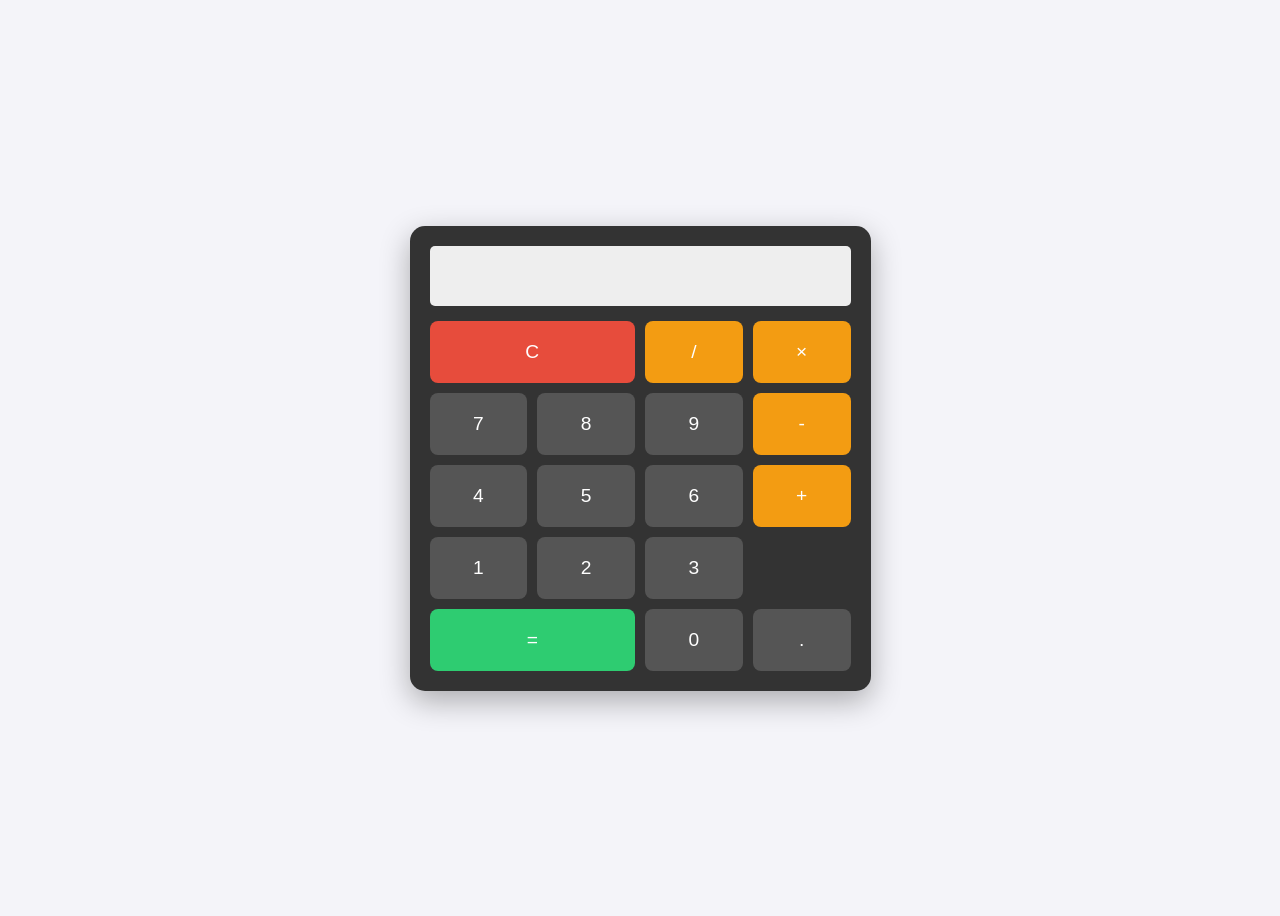
<file: index.html>
<!DOCTYPE html>
<html lang="ko">
<head>
    <meta charset="UTF-8">
    <meta name="viewport" content="width=device-width, initial-scale=1.0">
    <title>심플 계산기</title>
    <style>
        body { display: flex; justify-content: center; align-items: center; height: 100vh; background-color: #f4f4f9; font-family: sans-serif; }
        .calculator { background: #333; padding: 20px; border-radius: 15px; box-shadow: 0 10px 30px rgba(0,0,0,0.3); }
        #display { width: 100%; height: 60px; font-size: 2rem; text-align: right; margin-bottom: 15px; border: none; padding: 10px; background: #eee; border-radius: 5px; box-sizing: border-box; }
        .buttons { display: grid; grid-template-columns: repeat(4, 1fr); gap: 10px; }
        button { padding: 20px; font-size: 1.2rem; border: none; border-radius: 8px; cursor: pointer; background: #555; color: white; transition: 0.2s; }
        button:hover { background: #777; }
        .operator { background: #f39c12; }
        .equal { background: #2ecc71; grid-column: span 2; }
        .clear { background: #e74c3c; grid-column: span 2; }
    </style>
</head>
<body>
    <div class="calculator">
        <input type="text" id="display" disabled>
        <div class="buttons">
            <button class="clear" onclick="clearDisplay()">C</button>
            <button class="operator" onclick="appendToDisplay('/')">/</button>
            <button class="operator" onclick="appendToDisplay('*')">×</button>
            <button onclick="appendToDisplay('7')">7</button>
            <button onclick="appendToDisplay('8')">8</button>
            <button onclick="appendToDisplay('9')">9</button>
            <button class="operator" onclick="appendToDisplay('-')">-</button>
            <button onclick="appendToDisplay('4')">4</button>
            <button onclick="appendToDisplay('5')">5</button>
            <button onclick="appendToDisplay('6')">6</button>
            <button class="operator" onclick="appendToDisplay('+')">+</button>
            <button onclick="appendToDisplay('1')">1</button>
            <button onclick="appendToDisplay('2')">2</button>
            <button onclick="appendToDisplay('3')">3</button>
            <button class="equal" onclick="calculate()">=</button>
            <button onclick="appendToDisplay('0')">0</button>
            <button onclick="appendToDisplay('.')">.</button>
        </div>
    </div>
    <script>
        const display = document.getElementById('display');
        function appendToDisplay(input) { display.value += input; }
        function clearDisplay() { display.value = ''; }
        function calculate() {
            try {
                display.value = eval(display.value);
            } catch (e) {
                display.value = 'Error';
                setTimeout(clearDisplay, 1500);
            }
        }
    </script>
</body>
</html>
</file>
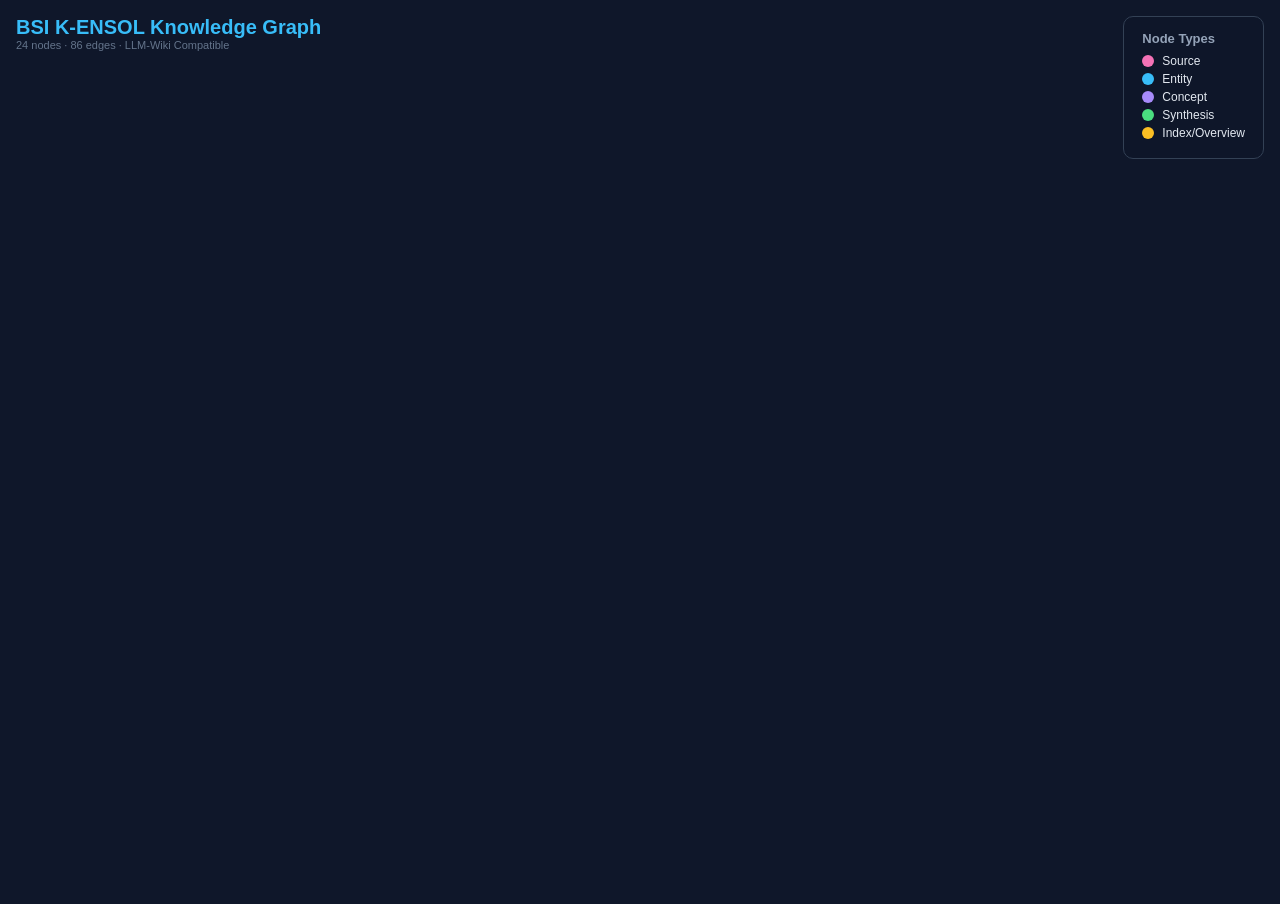
<file: graph.html>
<!DOCTYPE html>
<html lang="ko">
<head>
<meta charset="UTF-8">
<title>BSI K-ENSOL Knowledge Graph</title>
<script src="https://d3js.org/d3.v7.min.js"></script>
<style>
* { margin:0; padding:0; box-sizing:border-box; }
body { background:#0f172a; color:#e2e8f0; font-family:'Segoe UI',sans-serif; overflow:hidden; }
#graph { width:100vw; height:100vh; }
.tooltip { position:absolute; background:rgba(15,23,42,0.95); border:1px solid #334155; padding:10px 14px; border-radius:8px; font-size:12px; pointer-events:none; max-width:300px; z-index:100; }
.tooltip h3 { color:#38bdf8; font-size:14px; margin-bottom:4px; }
.tooltip .type { color:#94a3b8; font-size:11px; text-transform:uppercase; letter-spacing:1px; }
.tooltip .tags { color:#64748b; font-size:10px; margin-top:4px; }
.legend { position:fixed; top:16px; right:16px; background:rgba(15,23,42,0.9); border:1px solid #334155; border-radius:10px; padding:14px 18px; }
.legend h3 { font-size:13px; color:#94a3b8; margin-bottom:8px; }
.legend-item { display:flex; align-items:center; gap:8px; margin-bottom:4px; font-size:12px; }
.legend-dot { width:12px; height:12px; border-radius:50%; }
.header { position:fixed; top:16px; left:16px; }
.header h1 { font-size:20px; color:#38bdf8; }
.header p { font-size:11px; color:#64748b; }
.stats { position:fixed; bottom:16px; left:16px; font-size:11px; color:#475569; }
</style>
</head>
<body>
<div class="header">
  <h1>BSI K-ENSOL Knowledge Graph</h1>
  <p>24 nodes · 86 edges · LLM-Wiki Compatible</p>
</div>
<div class="legend">
  <h3>Node Types</h3>
  <div class="legend-item"><div class="legend-dot" style="background:#f472b6"></div> Source</div>
  <div class="legend-item"><div class="legend-dot" style="background:#38bdf8"></div> Entity</div>
  <div class="legend-item"><div class="legend-dot" style="background:#a78bfa"></div> Concept</div>
  <div class="legend-item"><div class="legend-dot" style="background:#4ade80"></div> Synthesis</div>
  <div class="legend-item"><div class="legend-dot" style="background:#fbbf24"></div> Index/Overview</div>
</div>
<div class="stats" id="stats"></div>
<svg id="graph"></svg>
<div class="tooltip" id="tooltip" style="display:none"></div>

<script>
const graphData = {"nodes": [{"id": "overview", "title": "Overview", "type": "overview", "tags": [], "location": "root"}, {"id": "index", "title": "Index", "type": "index", "tags": [], "location": "root"}, {"id": "CP1-Building", "title": "CP1 Building", "type": "entity", "tags": ["building", "common-process", "deadline-CW40"], "location": "entities"}, {"id": "Construction-Maven", "title": "Construction Maven", "type": "entity", "tags": ["tool", "AI", "platform", "risk-management"], "location": "entities"}, {"id": "BSI-K-ENSOL", "title": "BSI K-ENSOL Project", "type": "entity", "tags": ["project", "EPC", "battery-factory", "Spain"], "location": "entities"}, {"id": "GEMTECH", "title": "GEMTECH", "type": "entity", "tags": ["subcontractor", "civil", "architecture"], "location": "entities"}, {"id": "MTL-Dashboard", "title": "MTL Dashboard", "type": "entity", "tags": ["tool", "dashboard", "HTML", "material-tracking"], "location": "entities"}, {"id": "SOLTEC", "title": "SOLTEC", "type": "entity", "tags": ["subcontractor", "electrical", "instrumentation", "BMS"], "location": "entities"}, {"id": "FA1-Building", "title": "FA1 Building", "type": "entity", "tags": ["building", "factory", "deadline-CW33"], "location": "entities"}, {"id": "project-knowledge-overview", "title": "Project Knowledge Overview", "type": "synthesis", "tags": ["overview", "cross-cutting"], "location": "syntheses"}, {"id": "cdr-status-dashboard", "title": "CDR Status Dashboard", "type": "source", "tags": ["dashboard", "CDR", "construction-readiness"], "location": "sources"}, {"id": "schedule-conflict-optimization", "title": "Schedule Conflict Optimization", "type": "source", "tags": ["schedule", "clash-detection", "trade-sequencing", "SCN"], "location": "sources"}, {"id": "mtl-dashboard-development", "title": "MTL Dashboard 개발 이력", "type": "source", "tags": ["dashboard", "material", "tracking", "HTML", "JavaScript"], "location": "sources"}, {"id": "colleague-skill-epc-adaptation", "title": "colleague.skill EPC Adaptation", "type": "source", "tags": ["AI", "knowledge-management", "tacit-knowledge", "skill-framework"], "location": "sources"}, {"id": "cw16-cw20-catchup-plan", "title": "CW16~CW20 Catch-Up Plan Analysis", "type": "source", "tags": ["catch-up", "material-gap", "manpower", "SOLTEC", "LLI"], "location": "sources"}, {"id": "construction-maven-system", "title": "Construction Maven System", "type": "source", "tags": ["AI", "risk-management", "DoD-Maven", "OCR"], "location": "sources"}, {"id": "Material-Pipeline-Logic", "title": "Material Pipeline Logic", "type": "concept", "tags": ["material", "pipeline", "tracking", "5-stage"], "location": "concepts"}, {"id": "Critical-Path-Method", "title": "Critical Path Method", "type": "concept", "tags": ["CPM", "scheduling", "float", "forward-pass", "backward-pass"], "location": "concepts"}, {"id": "I-MR-Analysis", "title": "I-MR Analysis", "type": "concept", "tags": ["SPC", "statistics", "forecasting", "quality-control"], "location": "concepts"}, {"id": "Trade-Sequencing", "title": "Trade Sequencing", "type": "concept", "tags": ["MEP", "clash-detection", "scheduling", "zone-rolling"], "location": "concepts"}, {"id": "FIDIC-Silver-Book", "title": "FIDIC Silver Book", "type": "concept", "tags": ["contract", "FIDIC", "EPC", "risk-allocation"], "location": "concepts"}, {"id": "CDR-Readiness-Milestone", "title": "CDR Readiness Milestone", "type": "concept", "tags": ["CDR", "milestone", "invariant", "start-date"], "location": "concepts"}, {"id": "LLI-Criticality", "title": "LLI Criticality Assessment", "type": "concept", "tags": ["LLI", "long-lead", "procurement", "tiering"], "location": "concepts"}, {"id": "EPC-Domain-Invariants", "title": "EPC Domain Invariants", "type": "concept", "tags": ["invariant", "domain-rule", "verification"], "location": "concepts"}], "edges": [{"source": "overview", "target": "FA1-Building"}, {"source": "overview", "target": "CP1-Building"}, {"source": "overview", "target": "MTL-Dashboard"}, {"source": "overview", "target": "Material-Pipeline-Logic"}, {"source": "overview", "target": "SOLTEC"}, {"source": "overview", "target": "LLI-Criticality"}, {"source": "overview", "target": "Critical-Path-Method"}, {"source": "overview", "target": "Trade-Sequencing"}, {"source": "overview", "target": "I-MR-Analysis"}, {"source": "overview", "target": "CDR-Readiness-Milestone"}, {"source": "overview", "target": "Construction-Maven"}, {"source": "overview", "target": "EPC-Domain-Invariants"}, {"source": "overview", "target": "FIDIC-Silver-Book"}, {"source": "index", "target": "mtl-dashboard-development"}, {"source": "index", "target": "cdr-status-dashboard"}, {"source": "index", "target": "construction-maven-system"}, {"source": "index", "target": "cw16-cw20-catchup-plan"}, {"source": "index", "target": "schedule-conflict-optimization"}, {"source": "index", "target": "colleague-skill-epc-adaptation"}, {"source": "index", "target": "BSI-K-ENSOL"}, {"source": "index", "target": "FA1-Building"}, {"source": "index", "target": "CP1-Building"}, {"source": "index", "target": "GEMTECH"}, {"source": "index", "target": "SOLTEC"}, {"source": "index", "target": "MTL-Dashboard"}, {"source": "index", "target": "Construction-Maven"}, {"source": "index", "target": "Critical-Path-Method"}, {"source": "index", "target": "FIDIC-Silver-Book"}, {"source": "index", "target": "CDR-Readiness-Milestone"}, {"source": "index", "target": "I-MR-Analysis"}, {"source": "index", "target": "LLI-Criticality"}, {"source": "index", "target": "Material-Pipeline-Logic"}, {"source": "index", "target": "EPC-Domain-Invariants"}, {"source": "index", "target": "Trade-Sequencing"}, {"source": "index", "target": "project-knowledge-overview"}, {"source": "CP1-Building", "target": "BSI-K-ENSOL"}, {"source": "CP1-Building", "target": "FA1-Building"}, {"source": "Construction-Maven", "target": "FIDIC-Silver-Book"}, {"source": "BSI-K-ENSOL", "target": "FA1-Building"}, {"source": "BSI-K-ENSOL", "target": "CP1-Building"}, {"source": "BSI-K-ENSOL", "target": "GEMTECH"}, {"source": "BSI-K-ENSOL", "target": "SOLTEC"}, {"source": "BSI-K-ENSOL", "target": "FIDIC-Silver-Book"}, {"source": "MTL-Dashboard", "target": "Material-Pipeline-Logic"}, {"source": "MTL-Dashboard", "target": "I-MR-Analysis"}, {"source": "SOLTEC", "target": "FA1-Building"}, {"source": "FA1-Building", "target": "SOLTEC"}, {"source": "FA1-Building", "target": "CDR-Readiness-Milestone"}, {"source": "FA1-Building", "target": "BSI-K-ENSOL"}, {"source": "FA1-Building", "target": "CP1-Building"}, {"source": "project-knowledge-overview", "target": "MTL-Dashboard"}, {"source": "project-knowledge-overview", "target": "Critical-Path-Method"}, {"source": "project-knowledge-overview", "target": "I-MR-Analysis"}, {"source": "project-knowledge-overview", "target": "LLI-Criticality"}, {"source": "project-knowledge-overview", "target": "EPC-Domain-Invariants"}, {"source": "cdr-status-dashboard", "target": "CDR-Readiness-Milestone"}, {"source": "cdr-status-dashboard", "target": "FA1-Building"}, {"source": "cdr-status-dashboard", "target": "CP1-Building"}, {"source": "schedule-conflict-optimization", "target": "Trade-Sequencing"}, {"source": "mtl-dashboard-development", "target": "MTL-Dashboard"}, {"source": "mtl-dashboard-development", "target": "Material-Pipeline-Logic"}, {"source": "mtl-dashboard-development", "target": "LLI-Criticality"}, {"source": "mtl-dashboard-development", "target": "CDR-Readiness-Milestone"}, {"source": "colleague-skill-epc-adaptation", "target": "Construction-Maven"}, {"source": "colleague-skill-epc-adaptation", "target": "Construction-Maven"}, {"source": "cw16-cw20-catchup-plan", "target": "SOLTEC"}, {"source": "cw16-cw20-catchup-plan", "target": "FA1-Building"}, {"source": "cw16-cw20-catchup-plan", "target": "LLI-Criticality"}, {"source": "cw16-cw20-catchup-plan", "target": "LLI-Criticality"}, {"source": "cw16-cw20-catchup-plan", "target": "SOLTEC"}, {"source": "construction-maven-system", "target": "FIDIC-Silver-Book"}, {"source": "construction-maven-system", "target": "Construction-Maven"}, {"source": "construction-maven-system", "target": "Critical-Path-Method"}, {"source": "construction-maven-system", "target": "FIDIC-Silver-Book"}, {"source": "Material-Pipeline-Logic", "target": "MTL-Dashboard"}, {"source": "Material-Pipeline-Logic", "target": "EPC-Domain-Invariants"}, {"source": "Critical-Path-Method", "target": "Trade-Sequencing"}, {"source": "Critical-Path-Method", "target": "CDR-Readiness-Milestone"}, {"source": "Trade-Sequencing", "target": "Critical-Path-Method"}, {"source": "FIDIC-Silver-Book", "target": "EPC-Domain-Invariants"}, {"source": "CDR-Readiness-Milestone", "target": "EPC-Domain-Invariants"}, {"source": "LLI-Criticality", "target": "SOLTEC"}, {"source": "LLI-Criticality", "target": "SOLTEC"}, {"source": "EPC-Domain-Invariants", "target": "CDR-Readiness-Milestone"}, {"source": "EPC-Domain-Invariants", "target": "Material-Pipeline-Logic"}, {"source": "EPC-Domain-Invariants", "target": "CDR-Readiness-Milestone"}]};

const colorMap = {
  source:'#f472b6', entity:'#38bdf8', concept:'#a78bfa',
  synthesis:'#4ade80', index:'#fbbf24', overview:'#fbbf24', unknown:'#64748b'
};
const sizeMap = {
  source:8, entity:10, concept:9, synthesis:7, index:14, overview:12, unknown:6
};

const width = window.innerWidth, height = window.innerHeight;
const svg = d3.select('#graph').attr('width',width).attr('height',height);
const g = svg.append('g');
svg.call(d3.zoom().scaleExtent([0.2,5]).on('zoom', e => g.attr('transform',e.transform)));

const sim = d3.forceSimulation(graphData.nodes)
  .force('link', d3.forceLink(graphData.edges).id(d=>d.id).distance(80))
  .force('charge', d3.forceManyBody().strength(-200))
  .force('center', d3.forceCenter(width/2, height/2))
  .force('collision', d3.forceCollide().radius(d => (sizeMap[d.type]||6)+5));

const link = g.append('g').selectAll('line').data(graphData.edges).join('line')
  .attr('stroke','#1e293b').attr('stroke-width',1).attr('stroke-opacity',0.6);

const node = g.append('g').selectAll('circle').data(graphData.nodes).join('circle')
  .attr('r', d => sizeMap[d.type]||6)
  .attr('fill', d => colorMap[d.type]||'#64748b')
  .attr('stroke','#0f172a').attr('stroke-width',1.5)
  .style('cursor','pointer')
  .call(d3.drag().on('start',ds).on('drag',dd).on('end',de));

const label = g.append('g').selectAll('text').data(graphData.nodes).join('text')
  .text(d => d.title.length > 25 ? d.title.slice(0,22)+'...' : d.title)
  .attr('font-size','9px').attr('fill','#94a3b8').attr('text-anchor','middle').attr('dy','1.5em');

const tooltip = d3.select('#tooltip');
node.on('mouseover', (e,d) => {
  const conns = graphData.edges.filter(l => l.source.id===d.id || l.target.id===d.id).length;
  tooltip.style('display','block').html(`
    <h3>${d.title}</h3>
    <div class="type">${d.type} · ${d.location}</div>
    <div class="tags">${d.tags.join(', ')}</div>
    <div style="margin-top:6px;color:#cbd5e1">Connections: ${conns}</div>
  `);
  link.attr('stroke', l => (l.source.id===d.id||l.target.id===d.id)?'#38bdf8':'#1e293b')
      .attr('stroke-width', l => (l.source.id===d.id||l.target.id===d.id)?2:1);
  node.attr('opacity', n => {
    if(n.id===d.id) return 1;
    return graphData.edges.some(l => (l.source.id===d.id&&l.target.id===n.id)||(l.target.id===d.id&&l.source.id===n.id))?1:0.2;
  });
  label.attr('opacity', n => {
    if(n.id===d.id) return 1;
    return graphData.edges.some(l => (l.source.id===d.id&&l.target.id===n.id)||(l.target.id===d.id&&l.source.id===n.id))?1:0.1;
  });
}).on('mousemove', e => {
  tooltip.style('left',(e.pageX+15)+'px').style('top',(e.pageY-10)+'px');
}).on('mouseout', () => {
  tooltip.style('display','none');
  link.attr('stroke','#1e293b').attr('stroke-width',1);
  node.attr('opacity',1);
  label.attr('opacity',1);
});

sim.on('tick', () => {
  link.attr('x1',d=>d.source.x).attr('y1',d=>d.source.y).attr('x2',d=>d.target.x).attr('y2',d=>d.target.y);
  node.attr('cx',d=>d.x).attr('cy',d=>d.y);
  label.attr('x',d=>d.x).attr('y',d=>d.y);
});

function ds(e,d){if(!e.active) sim.alphaTarget(0.3).restart(); d.fx=d.x; d.fy=d.y;}
function dd(e,d){d.fx=e.x; d.fy=e.y;}
function de(e,d){if(!e.active) sim.alphaTarget(0); d.fx=null; d.fy=null;}

document.getElementById('stats').textContent = `${graphData.nodes.length} nodes · ${graphData.edges.length} edges · Drag to move · Scroll to zoom`;
</script>
</body>
</html>
</file>
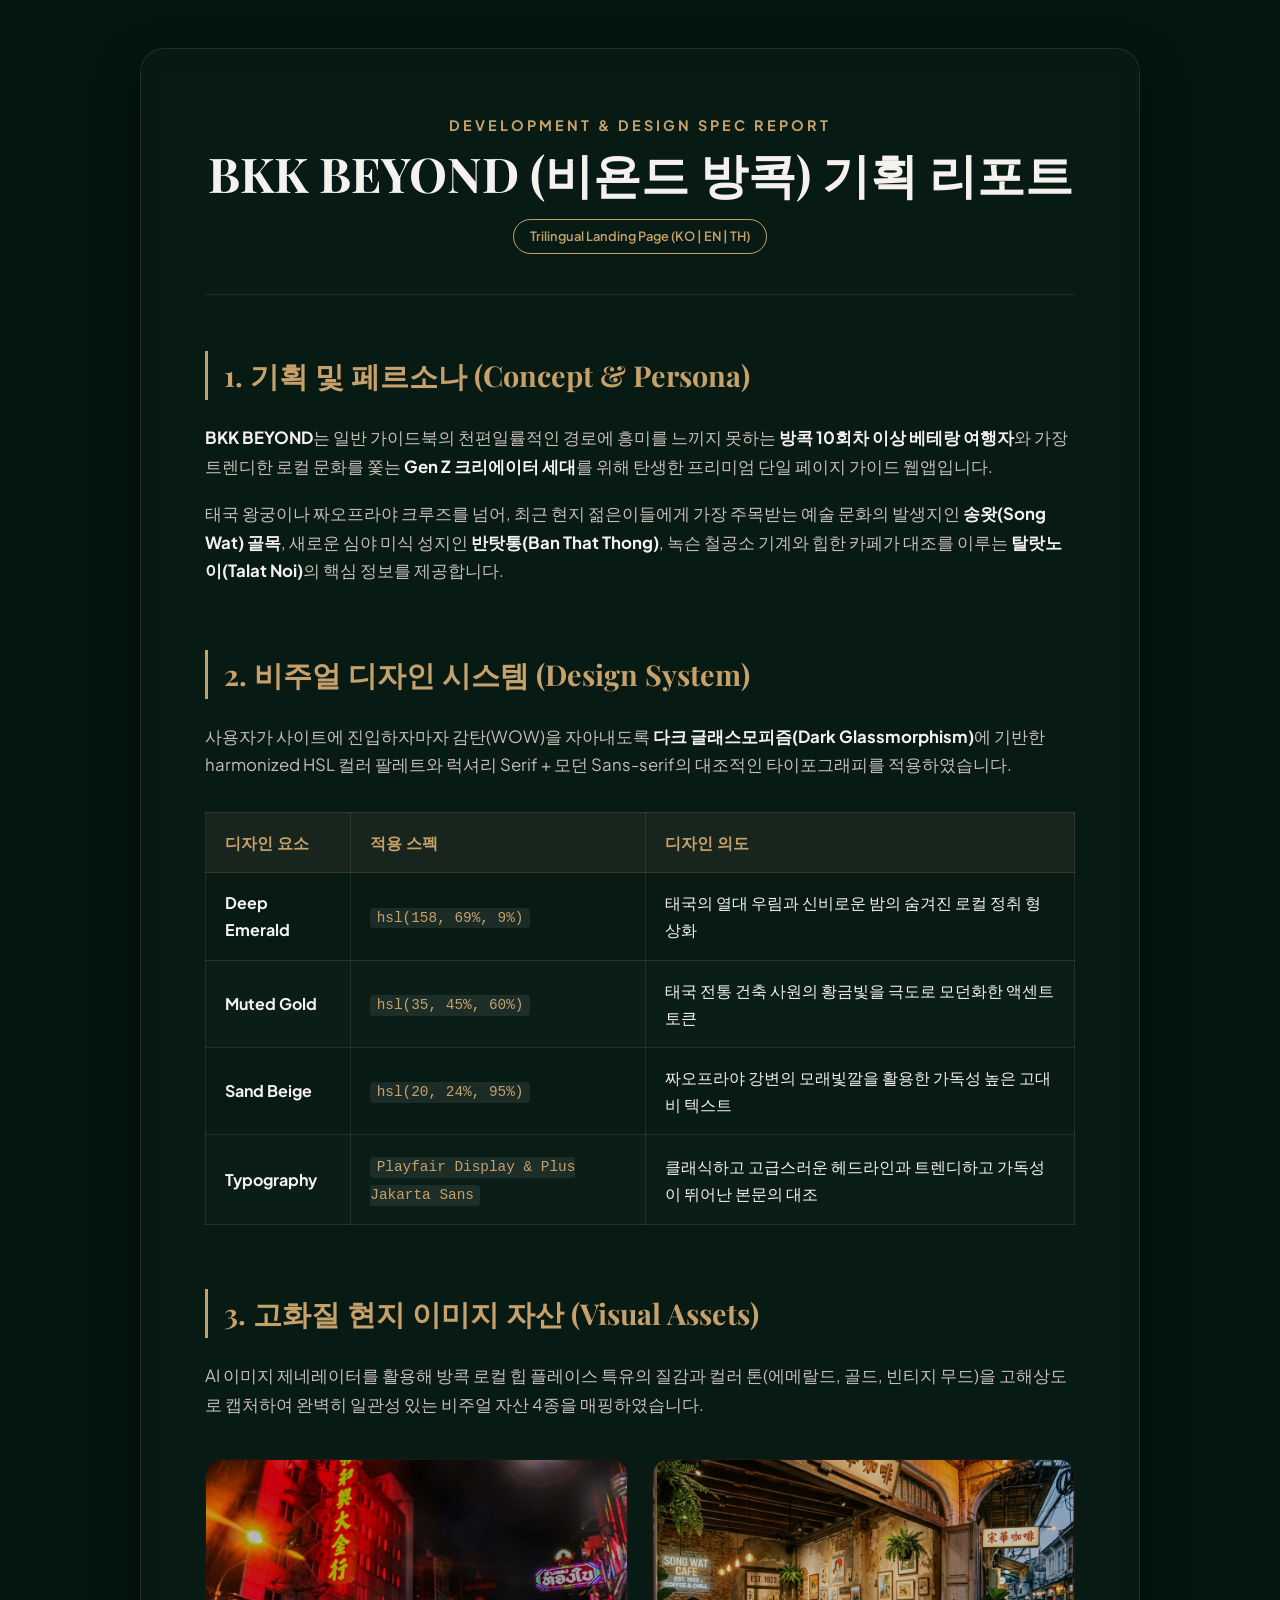
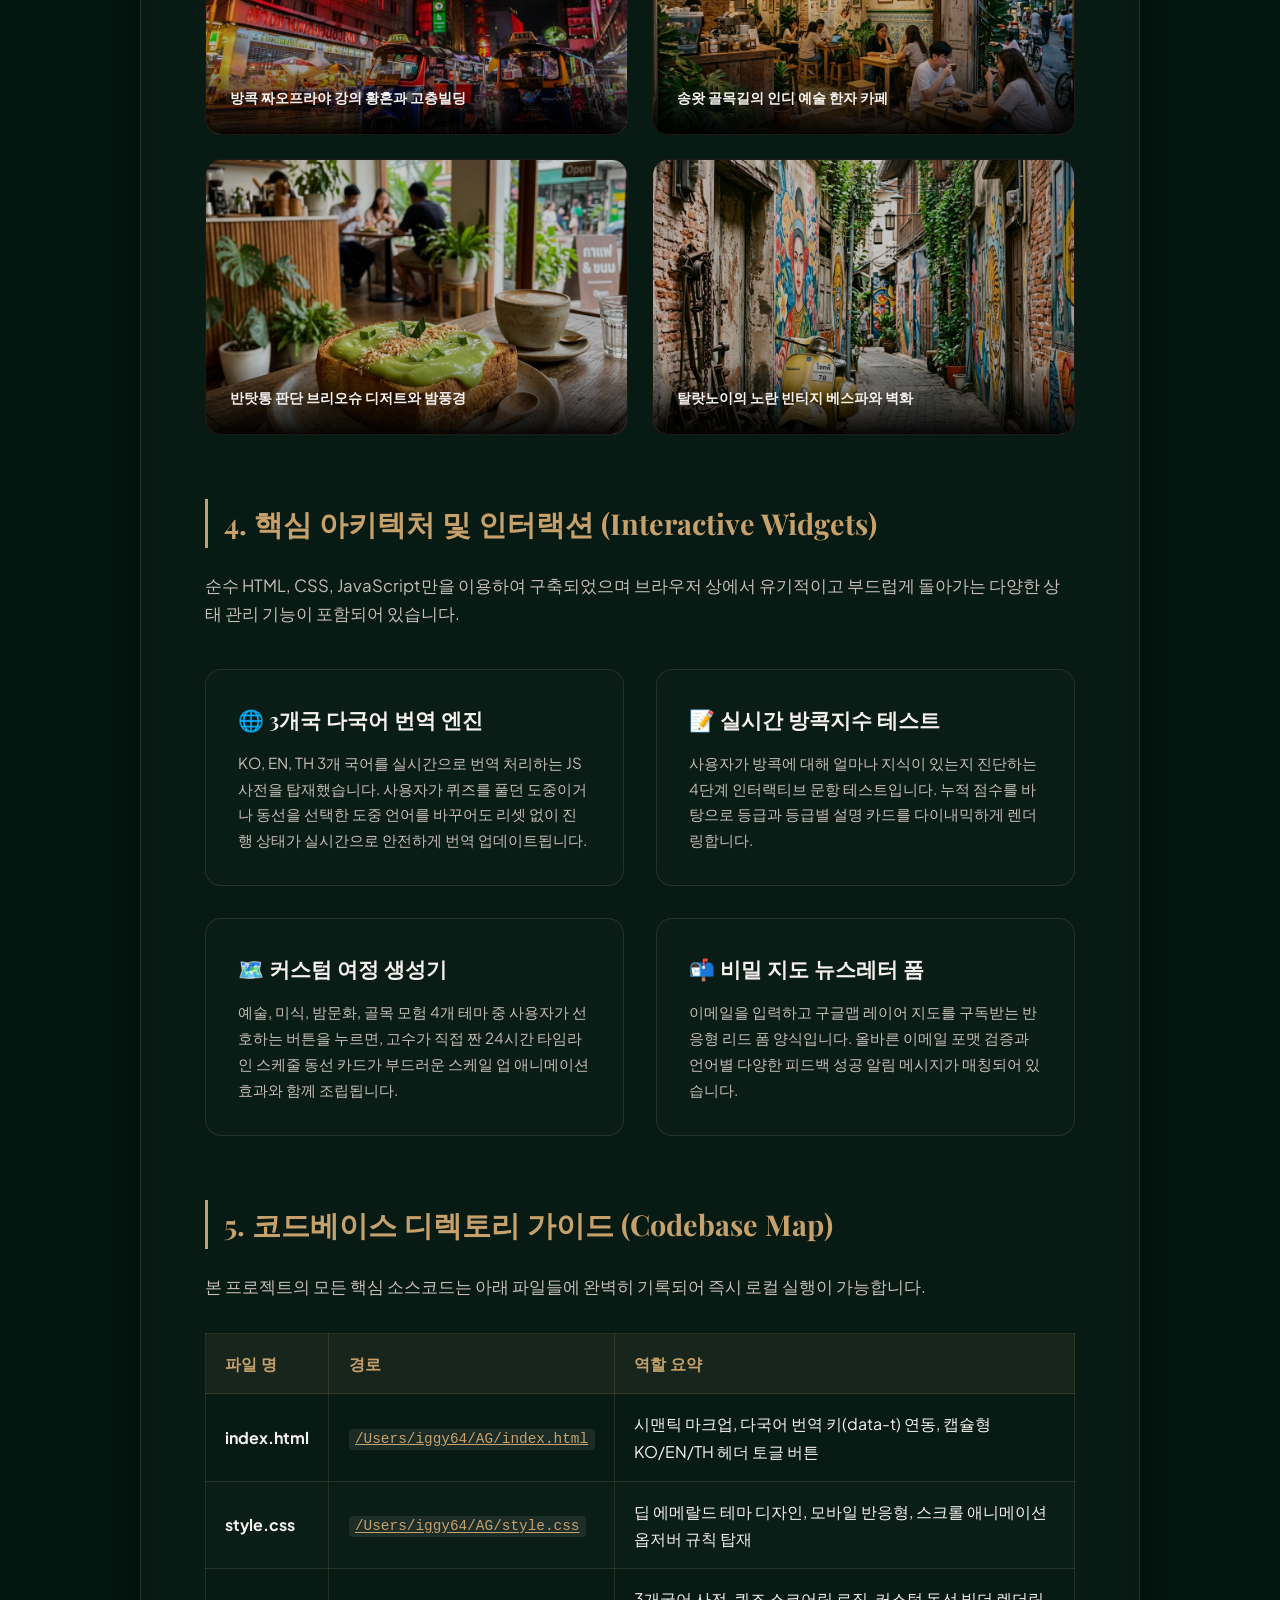
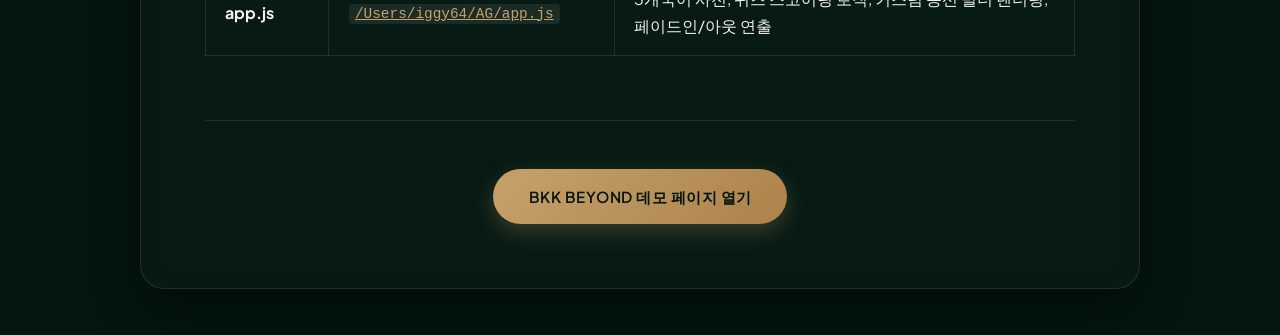
<file: _company/bangkok_expert_landing_report.html>
<!DOCTYPE html>
<html lang="ko">
<head>
  <meta charset="UTF-8">
  <meta name="viewport" content="width=device-width, initial-scale=1.0">
  <title>BKK BEYOND | 개발 & 디자인 종합 레포트</title>
  <link href="https://fonts.googleapis.com/css2?family=Playfair+Display:wght@600;700&family=Plus+Jakarta+Sans:wght@300;400;600;700&display=swap" rel="stylesheet">
  <style>
    :root {
      --color-primary: hsl(158, 69%, 9%);
      --color-primary-dark: hsl(158, 75%, 5%);
      --color-gold: hsl(35, 45%, 60%);
      --color-gold-hover: hsl(35, 55%, 70%);
      --color-text-light: hsl(20, 24%, 95%);
      --color-text-muted: hsl(20, 10%, 75%);
      --color-border: rgba(197, 168, 128, 0.15);
      --font-serif: 'Playfair Display', Georgia, serif;
      --font-sans: 'Plus Jakarta Sans', sans-serif;
    }

    * {
      box-sizing: border-box;
      margin: 0;
      padding: 0;
    }

    body {
      font-family: var(--font-sans);
      background-color: var(--color-primary-dark);
      color: var(--color-text-light);
      line-height: 1.7;
      padding: 3rem 1.5rem;
    }

    .report-container {
      max-width: 1000px;
      margin: 0 auto;
      background: rgba(255, 255, 255, 0.02);
      backdrop-filter: blur(12px);
      border: 1px solid var(--color-border);
      border-radius: 24px;
      padding: 4rem;
      box-shadow: 0 20px 50px rgba(0, 0, 0, 0.4);
    }

    @media (max-width: 768px) {
      .report-container {
        padding: 2rem;
      }
    }

    .header-section {
      text-align: center;
      border-bottom: 1px solid var(--color-border);
      padding-bottom: 2.5rem;
      margin-bottom: 3.5rem;
    }

    .report-subtitle {
      font-size: 0.9rem;
      text-transform: uppercase;
      letter-spacing: 3px;
      color: var(--color-gold);
      margin-bottom: 0.5rem;
      font-weight: 700;
    }

    .report-title {
      font-family: var(--font-serif);
      font-size: clamp(2rem, 4vw, 3rem);
      margin-bottom: 1rem;
      line-height: 1.2;
    }

    .meta-tag {
      display: inline-block;
      padding: 0.35rem 1rem;
      border: 1px solid var(--color-gold);
      border-radius: 50px;
      font-size: 0.8rem;
      font-weight: 600;
      color: var(--color-gold);
    }

    .section {
      margin-bottom: 4rem;
    }

    .section-title {
      font-family: var(--font-serif);
      font-size: 1.8rem;
      color: var(--color-gold);
      margin-bottom: 1.5rem;
      border-left: 3px solid var(--color-gold);
      padding-left: 1rem;
    }

    p {
      color: var(--color-text-muted);
      margin-bottom: 1.2rem;
      font-size: 1.05rem;
    }

    strong {
      color: var(--color-text-light);
    }

    /* GRID / CARD LAYOUTS */
    .feature-grid {
      display: grid;
      grid-template-columns: repeat(2, 1fr);
      gap: 2rem;
      margin: 2.5rem 0;
    }

    @media (max-width: 768px) {
      .feature-grid {
        grid-template-columns: 1fr;
      }
    }

    .card {
      background: rgba(255, 255, 255, 0.01);
      border: 1px solid var(--color-border);
      border-radius: 16px;
      padding: 2rem;
      transition: all 0.3s ease;
    }

    .card:hover {
      border-color: rgba(197, 168, 128, 0.4);
      transform: translateY(-4px);
      box-shadow: 0 10px 25px rgba(0, 0, 0, 0.3);
    }

    .card-title {
      font-family: var(--font-serif);
      font-size: 1.3rem;
      margin-bottom: 0.8rem;
      color: var(--color-text-light);
    }

    .card-text {
      font-size: 0.95rem;
      color: var(--color-text-muted);
      margin-bottom: 0;
    }

    /* IMAGE TILES */
    .image-showcase {
      display: grid;
      grid-template-columns: repeat(2, 1fr);
      gap: 1.5rem;
      margin: 2.5rem 0;
    }

    @media (max-width: 576px) {
      .image-showcase {
        grid-template-columns: 1fr;
      }
    }

    .image-tile {
      border-radius: 16px;
      overflow: hidden;
      border: 1px solid var(--color-border);
      position: relative;
      background: #000;
    }

    .image-tile::before {
      content: '';
      display: block;
      padding-top: 65%;
    }

    .image-tile img {
      position: absolute;
      top: 0;
      left: 0;
      width: 100%;
      height: 100%;
      object-fit: cover;
      opacity: 0.8;
      transition: all 0.5s ease;
    }

    .image-tile:hover img {
      transform: scale(1.05);
      opacity: 1;
    }

    .tile-caption {
      position: absolute;
      bottom: 0;
      left: 0;
      width: 100%;
      padding: 1.5rem;
      background: linear-gradient(0deg, rgba(0,0,0,0.95) 0%, transparent 100%);
      font-size: 0.9rem;
      font-weight: 600;
      color: var(--color-text-light);
    }

    /* CODE & SPEC TABLE */
    .spec-table {
      width: 100%;
      border-collapse: collapse;
      margin: 2rem 0;
    }

    .spec-table th, .spec-table td {
      border: 1px solid var(--color-border);
      padding: 1rem 1.2rem;
      text-align: left;
    }

    .spec-table th {
      background: rgba(197, 168, 128, 0.08);
      font-family: var(--font-serif);
      color: var(--color-gold);
      font-weight: 700;
    }

    .spec-table tr:nth-child(even) td {
      background: rgba(255, 255, 255, 0.01);
    }

    .tag-highlight {
      font-family: monospace;
      background: rgba(255, 255, 255, 0.08);
      padding: 0.15rem 0.4rem;
      border-radius: 4px;
      color: var(--color-gold);
      font-size: 0.9rem;
    }

    .download-section {
      text-align: center;
      border-top: 1px solid var(--color-border);
      padding-top: 3rem;
      margin-top: 4rem;
    }

    .btn {
      display: inline-flex;
      align-items: center;
      justify-content: center;
      padding: 0.9rem 2.2rem;
      border-radius: 50px;
      font-family: var(--font-sans);
      font-weight: 600;
      font-size: 0.95rem;
      letter-spacing: 0.5px;
      cursor: pointer;
      transition: all 0.4s cubic-bezier(0.25, 0.8, 0.25, 1);
      border: none;
      background: linear-gradient(135deg, var(--color-gold) 0%, hsl(35, 40%, 48%) 100%);
      color: var(--color-primary-dark);
      box-shadow: 0 8px 24px rgba(197, 168, 128, 0.25);
      text-decoration: none;
    }

    .btn:hover {
      transform: translateY(-3px);
      box-shadow: 0 12px 30px rgba(197, 168, 128, 0.45);
      color: var(--color-primary-dark);
    }
  </style>
</head>
<body>

  <div class="report-container">
    <!-- --- HEADER --- -->
    <header class="header-section">
      <p class="report-subtitle">Development & Design Spec Report</p>
      <h1 class="report-title">BKK BEYOND (비욘드 방콕) 기획 리포트</h1>
      <span class="meta-tag">Trilingual Landing Page (KO | EN | TH)</span>
    </header>

    <!-- --- PERSONA --- -->
    <section class="section">
      <h2 class="section-title">1. 기획 및 페르소나 (Concept & Persona)</h2>
      <p>
        <strong>BKK BEYOND</strong>는 일반 가이드북의 천편일률적인 경로에 흥미를 느끼지 못하는 <strong>방콕 10회차 이상 베테랑 여행자</strong>와 가장 트렌디한 로컬 문화를 쫓는 <strong>Gen Z 크리에이터 세대</strong>를 위해 탄생한 프리미엄 단일 페이지 가이드 웹앱입니다.
      </p>
      <p>
        태국 왕궁이나 짜오프라야 크루즈를 넘어, 최근 현지 젊은이들에게 가장 주목받는 예술 문화의 발생지인 <strong>송왓(Song Wat) 골목</strong>, 새로운 심야 미식 성지인 <strong>반탓통(Ban That Thong)</strong>, 녹슨 철공소 기계와 힙한 카페가 대조를 이루는 <strong>탈랏노이(Talat Noi)</strong>의 핵심 정보를 제공합니다.
      </p>
    </section>

    <!-- --- DESIGN SYSTEM --- -->
    <section class="section">
      <h2 class="section-title">2. 비주얼 디자인 시스템 (Design System)</h2>
      <p>
        사용자가 사이트에 진입하자마자 감탄(WOW)을 자아내도록 <strong>다크 글래스모피즘(Dark Glassmorphism)</strong>에 기반한 harmonized HSL 컬러 팔레트와 럭셔리 Serif + 모던 Sans-serif의 대조적인 타이포그래피를 적용하였습니다.
      </p>
      <table class="spec-table">
        <thead>
          <tr>
            <th>디자인 요소</th>
            <th>적용 스펙</th>
            <th>디자인 의도</th>
          </tr>
        </thead>
        <tbody>
          <tr>
            <td><strong>Deep Emerald</strong></td>
            <td><span class="tag-highlight">hsl(158, 69%, 9%)</span></td>
            <td>태국의 열대 우림과 신비로운 밤의 숨겨진 로컬 정취 형상화</td>
          </tr>
          <tr>
            <td><strong>Muted Gold</strong></td>
            <td><span class="tag-highlight">hsl(35, 45%, 60%)</span></td>
            <td>태국 전통 건축 사원의 황금빛을 극도로 모던화한 액센트 토큰</td>
          </tr>
          <tr>
            <td><strong>Sand Beige</strong></td>
            <td><span class="tag-highlight">hsl(20, 24%, 95%)</span></td>
            <td>짜오프라야 강변의 모래빛깔을 활용한 가독성 높은 고대비 텍스트</td>
          </tr>
          <tr>
            <td><strong>Typography</strong></td>
            <td><span class="tag-highlight">Playfair Display & Plus Jakarta Sans</span></td>
            <td>클래식하고 고급스러운 헤드라인과 트렌디하고 가독성이 뛰어난 본문의 대조</td>
          </tr>
        </tbody>
      </table>
    </section>

    <!-- --- VISUAL ASSETS --- -->
    <section class="section">
      <h2 class="section-title">3. 고화질 현지 이미지 자산 (Visual Assets)</h2>
      <p>
        AI 이미지 제네레이터를 활용해 방콕 로컬 힙 플레이스 특유의 질감과 컬러 톤(에메랄드, 골드, 빈티지 무드)을 고해상도로 캡처하여 완벽히 일관성 있는 비주얼 자산 4종을 매핑하였습니다.
      </p>
      <div class="image-showcase">
        <div class="image-tile">
          <img src="../hero_bg.png" alt="Hero Background">
          <div class="tile-caption">방콕 짜오프라야 강의 황혼과 고층빌딩</div>
        </div>
        <div class="image-tile">
          <img src="../songwat_street.png" alt="Song Wat Alley">
          <div class="tile-caption">송왓 골목길의 인디 예술 한자 카페</div>
        </div>
        <div class="image-tile">
          <img src="../banthatthong_food.png" alt="Ban That Thong Food">
          <div class="tile-caption">반탓통 판단 브리오슈 디저트와 밤풍경</div>
        </div>
        <div class="image-tile">
          <img src="../talatnoi_alley.png" alt="Talat Noi Alley">
          <div class="tile-caption">탈랏노이의 노란 빈티지 베스파와 벽화</div>
        </div>
      </div>
    </section>

    <!-- --- FEATURES --- -->
    <section class="section">
      <h2 class="section-title">4. 핵심 아키텍처 및 인터랙션 (Interactive Widgets)</h2>
      <p>
        순수 HTML, CSS, JavaScript만을 이용하여 구축되었으며 브라우저 상에서 유기적이고 부드럽게 돌아가는 다양한 상태 관리 기능이 포함되어 있습니다.
      </p>
      <div class="feature-grid">
        <div class="card">
          <h3 class="card-title">🌐 3개국 다국어 번역 엔진</h3>
          <p class="card-text">
            KO, EN, TH 3개 국어를 실시간으로 번역 처리하는 JS 사전을 탑재했습니다. 사용자가 퀴즈를 풀던 도중이거나 동선을 선택한 도중 언어를 바꾸어도 리셋 없이 진행 상태가 실시간으로 안전하게 번역 업데이트됩니다.
          </p>
        </div>
        <div class="card">
          <h3 class="card-title">📝 실시간 방콕지수 테스트</h3>
          <p class="card-text">
            사용자가 방콕에 대해 얼마나 지식이 있는지 진단하는 4단계 인터랙티브 문항 테스트입니다. 누적 점수를 바탕으로 등급과 등급별 설명 카드를 다이내믹하게 렌더링합니다.
          </p>
        </div>
        <div class="card">
          <h3 class="card-title">🗺️ 커스텀 여정 생성기</h3>
          <p class="card-text">
            예술, 미식, 밤문화, 골목 모험 4개 테마 중 사용자가 선호하는 버튼을 누르면, 고수가 직접 짠 24시간 타임라인 스케줄 동선 카드가 부드러운 스케일 업 애니메이션 효과와 함께 조립됩니다.
          </p>
        </div>
        <div class="card">
          <h3 class="card-title">📬 비밀 지도 뉴스레터 폼</h3>
          <p class="card-text">
            이메일을 입력하고 구글맵 레이어 지도를 구독받는 반응형 리드 폼 양식입니다. 올바른 이메일 포맷 검증과 언어별 다양한 피드백 성공 알림 메시지가 매칭되어 있습니다.
          </p>
        </div>
      </div>
    </section>

    <!-- --- DOWNLOAD DETAILS --- -->
    <section class="section">
      <h2 class="section-title">5. 코드베이스 디렉토리 가이드 (Codebase Map)</h2>
      <p>본 프로젝트의 모든 핵심 소스코드는 아래 파일들에 완벽히 기록되어 즉시 로컬 실행이 가능합니다.</p>
      <table class="spec-table">
        <thead>
          <tr>
            <th>파일 명</th>
            <th>경로</th>
            <th>역할 요약</th>
          </tr>
        </thead>
        <tbody>
          <tr>
            <td><strong>index.html</strong></td>
            <td><a href="../index.html" class="tag-highlight" style="text-decoration: underline;">/Users/iggy64/AG/index.html</a></td>
            <td>시맨틱 마크업, 다국어 번역 키(data-t) 연동, 캡슐형 KO/EN/TH 헤더 토글 버튼</td>
          </tr>
          <tr>
            <td><strong>style.css</strong></td>
            <td><a href="../style.css" class="tag-highlight" style="text-decoration: underline;">/Users/iggy64/AG/style.css</a></td>
            <td>딥 에메랄드 테마 디자인, 모바일 반응형, 스크롤 애니메이션 옵저버 규칙 탑재</td>
          </tr>
          <tr>
            <td><strong>app.js</strong></td>
            <td><a href="../app.js" class="tag-highlight" style="text-decoration: underline;">/Users/iggy64/AG/app.js</a></td>
            <td>3개국어 사전, 퀴즈 스코어링 로직, 커스텀 동선 빌더 렌더링, 페이드인/아웃 연출</td>
          </tr>
        </tbody>
      </table>
    </section>

    <!-- --- CALL TO ACTION --- -->
    <div class="download-section">
      <a href="../index.html" class="btn" target="_blank">BKK BEYOND 데모 페이지 열기</a>
    </div>
  </div>

</body>
</html>
</file>
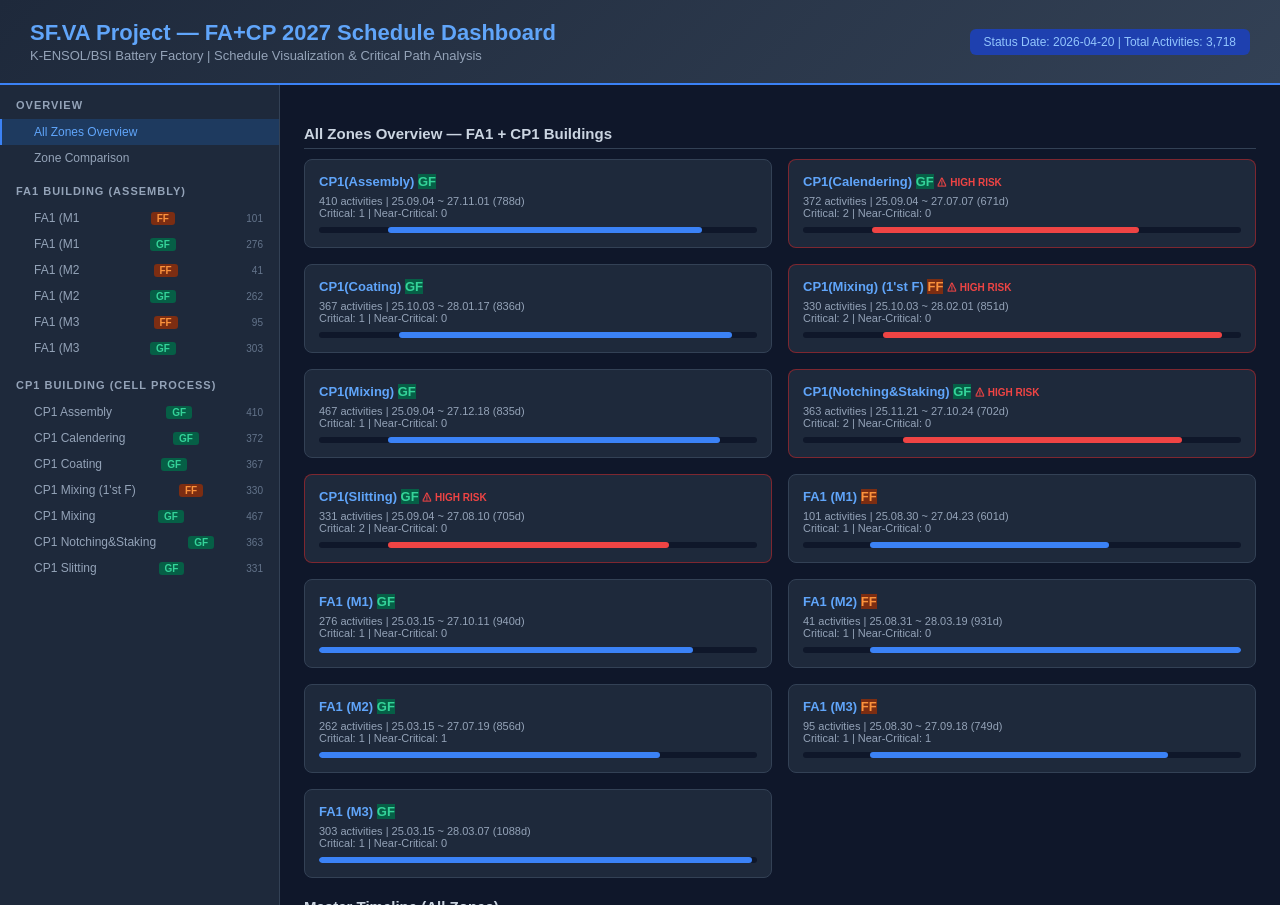
<file: FA+CP 2027년 완공목표 스케줄/SF_VA_Schedule_Dashboard.html>
<!DOCTYPE html>
<html lang="ko">
<head>
<meta charset="UTF-8">
<meta name="viewport" content="width=device-width, initial-scale=1.0">
<title>SF.VA Project - FA+CP Schedule Dashboard</title>
<style>
*{margin:0;padding:0;box-sizing:border-box}
body{font-family:'Segoe UI',Arial,sans-serif;background:#0f172a;color:#e2e8f0;min-height:100vh}
.header{background:linear-gradient(135deg,#1e293b,#334155);padding:20px 30px;border-bottom:2px solid #3b82f6;display:flex;justify-content:space-between;align-items:center}
.header h1{font-size:22px;color:#60a5fa;font-weight:600}
.header .subtitle{color:#94a3b8;font-size:13px;margin-top:2px}
.header .date-badge{background:#1e40af;color:#93c5fd;padding:6px 14px;border-radius:6px;font-size:12px;font-weight:500}
.container{display:flex;height:calc(100vh - 80px)}
.sidebar{width:280px;background:#1e293b;border-right:1px solid #334155;overflow-y:auto;flex-shrink:0}
.sidebar h3{padding:14px 16px 8px;color:#94a3b8;font-size:11px;text-transform:uppercase;letter-spacing:1px}
.bldg-group{margin-bottom:4px}
.bldg-label{padding:8px 16px;color:#cbd5e1;font-size:13px;font-weight:600;cursor:pointer;display:flex;align-items:center;gap:6px}
.bldg-label:hover{background:#334155}
.zone-btn{padding:6px 16px 6px 32px;color:#94a3b8;font-size:12px;cursor:pointer;display:flex;justify-content:space-between;align-items:center;border-left:2px solid transparent;transition:all .15s}
.zone-btn:hover{background:#334155;color:#e2e8f0}
.zone-btn.active{background:#1e3a5f;color:#60a5fa;border-left-color:#3b82f6}
.zone-btn .floor-tag{font-size:10px;padding:1px 6px;border-radius:3px;font-weight:600}
.floor-gf{background:#065f46;color:#34d399}
.floor-ff{background:#7c2d12;color:#fb923c}
.main{flex:1;overflow-y:auto;padding:20px 24px}
.summary-cards{display:grid;grid-template-columns:repeat(4,1fr);gap:12px;margin-bottom:20px}
.card{background:#1e293b;border-radius:8px;padding:14px 16px;border:1px solid #334155}
.card .label{font-size:11px;color:#64748b;text-transform:uppercase;letter-spacing:.5px}
.card .value{font-size:22px;font-weight:700;color:#f1f5f9;margin-top:4px}
.card .sub{font-size:11px;color:#94a3b8;margin-top:2px}
.card.critical{border-color:#dc2626}
.card.critical .value{color:#ef4444}
.section-title{font-size:15px;font-weight:600;color:#cbd5e1;margin:20px 0 10px;padding-bottom:6px;border-bottom:1px solid #334155}
.gantt-container{background:#1e293b;border-radius:8px;border:1px solid #334155;overflow:hidden;margin-bottom:16px}
.gantt-header{display:flex;background:#0f172a;border-bottom:1px solid #334155;position:sticky;top:0;z-index:1}
.gantt-label-col{width:260px;min-width:260px;padding:8px 12px;font-size:11px;color:#64748b;font-weight:600;border-right:1px solid #334155}
.gantt-timeline{flex:1;display:flex;position:relative}
.gantt-month{flex:1;text-align:center;padding:6px 0;font-size:10px;color:#64748b;border-right:1px solid #1e293b}
.gantt-row{display:flex;border-bottom:1px solid #1e293b;min-height:32px;transition:background .1s}
.gantt-row:hover{background:#334155}
.gantt-row.critical-row{background:#7f1d1d22}
.gantt-row.critical-row:hover{background:#7f1d1d44}
.gantt-row.near-critical-row{background:#78350f22}
.gantt-name{width:260px;min-width:260px;padding:6px 12px;font-size:11px;color:#cbd5e1;border-right:1px solid #1e293b;display:flex;align-items:center;gap:6px;white-space:nowrap;overflow:hidden;text-overflow:ellipsis}
.gantt-name .cp-badge{font-size:8px;padding:1px 5px;border-radius:3px;font-weight:700;flex-shrink:0}
.cp-badge.cp{background:#dc2626;color:#fecaca}
.cp-badge.nc{background:#d97706;color:#fef3c7}
.gantt-bars{flex:1;position:relative;padding:4px 0}
.bar{position:absolute;height:22px;border-radius:4px;top:4px;min-width:3px;cursor:pointer;transition:opacity .15s}
.bar:hover{opacity:.85;box-shadow:0 0 8px rgba(96,165,250,.4)}
.bar-tooltip{display:none;position:absolute;background:#0f172a;border:1px solid #3b82f6;border-radius:6px;padding:10px 14px;z-index:100;font-size:11px;color:#e2e8f0;min-width:220px;pointer-events:none;box-shadow:0 4px 20px rgba(0,0,0,.5)}
.bar:hover .bar-tooltip{display:block;bottom:30px;left:0}
.legend{display:flex;gap:16px;flex-wrap:wrap;margin-bottom:16px;padding:10px 14px;background:#1e293b;border-radius:6px;border:1px solid #334155}
.legend-item{display:flex;align-items:center;gap:6px;font-size:11px;color:#94a3b8}
.legend-color{width:14px;height:14px;border-radius:3px}
.cp-summary{background:#1e293b;border:1px solid #dc2626;border-radius:8px;padding:16px;margin-bottom:20px}
.cp-summary h3{color:#ef4444;font-size:14px;margin-bottom:10px;display:flex;align-items:center;gap:6px}
.cp-table{width:100%;border-collapse:collapse;font-size:12px}
.cp-table th{text-align:left;padding:6px 10px;color:#64748b;border-bottom:1px solid #334155;font-weight:600}
.cp-table td{padding:6px 10px;color:#cbd5e1;border-bottom:1px solid #1e293b}
.cp-table tr.critical td{color:#fca5a5}
.cp-table tr.near-critical td{color:#fcd34d}
.cp-table .slack-val{font-weight:700}
.overview-grid{display:grid;grid-template-columns:1fr 1fr;gap:16px;margin-bottom:20px}
.zone-card{background:#1e293b;border:1px solid #334155;border-radius:8px;padding:14px;cursor:pointer;transition:all .15s}
.zone-card:hover{border-color:#3b82f6;transform:translateY(-1px)}
.zone-card h4{color:#60a5fa;font-size:13px;margin-bottom:6px}
.zone-card .info{font-size:11px;color:#94a3b8}
.zone-card .mini-bar{height:6px;background:#0f172a;border-radius:3px;margin-top:8px;overflow:hidden;position:relative}
.zone-card .mini-bar-fill{height:100%;border-radius:3px}
.tab-bar{display:flex;gap:4px;margin-bottom:16px}
.tab-btn{padding:8px 16px;background:#1e293b;border:1px solid #334155;border-radius:6px;color:#94a3b8;font-size:12px;cursor:pointer;transition:all .15s}
.tab-btn:hover{background:#334155;color:#e2e8f0}
.tab-btn.active{background:#1e40af;color:#93c5fd;border-color:#3b82f6}
.compare-table{width:100%;border-collapse:collapse;background:#1e293b;border-radius:8px;overflow:hidden;border:1px solid #334155}
.compare-table th{background:#0f172a;padding:10px;font-size:11px;color:#64748b;text-align:left;border-bottom:1px solid #334155}
.compare-table td{padding:8px 10px;font-size:12px;color:#cbd5e1;border-bottom:1px solid #1e293b}
.compare-table tr:hover td{background:#33415540}
.risk-high{color:#ef4444;font-weight:600}
.risk-med{color:#f59e0b;font-weight:600}
.risk-low{color:#22c55e}
</style>
</head>
<body>
<div class="header">
  <div>
    <h1>SF.VA Project &mdash; FA+CP 2027 Schedule Dashboard</h1>
    <div class="subtitle">K-ENSOL/BSI Battery Factory | Schedule Visualization & Critical Path Analysis</div>
  </div>
  <div class="date-badge">Status Date: 2026-04-20 | Total Activities: 3,718</div>
</div>
<div class="container">
  <div class="sidebar">
    <h3>Overview</h3>
    <div class="zone-btn" onclick="showOverview()" id="btn-overview">All Zones Overview</div>
    <div class="zone-btn" onclick="showComparison()" id="btn-compare">Zone Comparison</div>
    <h3>FA1 Building (Assembly)</h3>
    <div class="bldg-group" id="fa1-zones"></div>
    <h3>CP1 Building (Cell Process)</h3>
    <div class="bldg-group" id="cp1-zones"></div>
  </div>
  <div class="main" id="main-content"></div>
</div>
<script>
const DATA = {"zones": {"FA1 (M1)|GF": {"zone": "FA1 (M1)", "floor": "GF", "building": "FA1", "min_start": "2025-03-15", "max_finish": "2027-10-11", "total": 276, "phases": [{"name": "1. Design + Order + Delivery", "start": "2025-03-15", "finish": "2026-11-21", "count": 85, "workdays": 2326, "contractors": ["KNS, GEMTECH", "SOLER", "SYNERGY", "SICA", "TOPENG", "KNS"]}, {"name": "3-1. HVAC Equipment Producting", "start": "2025-08-30", "finish": "2026-10-29", "count": 43, "workdays": 1341, "contractors": ["JOSEM", "STULZ", "CAMFIL"]}, {"name": "3-2. HVAC Equipment Setup", "start": "2025-11-01", "finish": "2026-11-06", "count": 14, "workdays": 397, "contractors": ["SYNERGY"]}, {"name": "3-3. HVAC Equipment install", "start": "2025-11-02", "finish": "2027-01-25", "count": 30, "workdays": 803, "contractors": ["JOSEM", "SYNERGY"]}, {"name": "4. CDR Readiness for Equipment Move in", "start": "2025-11-02", "finish": "2027-06-21", "count": 12, "workdays": 1750, "contractors": ["JOSEM, STULZ, CAMFIL", "SOLER", "SYNERGY", "TOPENG", "KNS"]}, {"name": "2-2. Construction (Ground Floor)", "start": "2026-05-04", "finish": "2027-04-21", "count": 66, "workdays": 2879, "contractors": ["GEMTECH", "SOLER", "SYNERGY", "SICA", "TOPENG", "KNS"]}, {"name": "11. Cold Commissioning", "start": "2027-04-29", "finish": "2027-06-06", "count": 9, "workdays": 124, "contractors": ["Synergy", "LJ"]}, {"name": "12. Submission of completion documents", "start": "2027-05-14", "finish": "2027-06-13", "count": 4, "workdays": 120, "contractors": ["KNS & Sub con", "KNS"]}, {"name": "5. Hook up", "start": "2027-05-15", "finish": "2027-06-21", "count": 3, "workdays": 5, "contractors": ["KNS"]}, {"name": "11. HOT Commissioning", "start": "2027-06-06", "finish": "2027-07-17", "count": 9, "workdays": 212, "contractors": ["Synergy", "LJ"]}, {"name": "13. VOC environmental permit", "start": "2027-06-13", "finish": "2027-10-11", "count": 1, "workdays": 120, "contractors": ["PWC"]}], "details": {"1. Design + Order + Delivery": [{"name": "Delivery", "start": "2025-03-15", "finish": "2026-11-21", "count": 1, "workdays": 616}, {"name": "Material Order > FLOOR", "start": "2025-03-15", "finish": "2025-03-16", "count": 1, "workdays": 1}, {"name": "Primer", "start": "2025-03-16", "finish": "2025-04-15", "count": 1, "workdays": 30}, {"name": "Floor", "start": "2025-03-16", "finish": "2025-04-15", "count": 1, "workdays": 30}, {"name": "Material Transport", "start": "2025-03-25", "finish": "2026-11-07", "count": 7, "workdays": 94}, {"name": "Material Arrival", "start": "2025-04-01", "finish": "2026-11-14", "count": 7, "workdays": 49}, {"name": "Material handleling \non site", "start": "2025-04-03", "finish": "2026-11-21", "count": 7, "workdays": 14}, {"name": "Design", "start": "2025-12-12", "finish": "2026-06-11", "count": 1, "workdays": 181}, {"name": "Provide Clash Free DWG > Architecture", "start": "2025-12-12", "finish": "2026-06-11", "count": 1, "workdays": 181}, {"name": "Steel Structure", "start": "2026-01-13", "finish": "2026-07-02", "count": 1, "workdays": 30}, {"name": "Panel", "start": "2026-01-13", "finish": "2026-10-24", "count": 3, "workdays": 30}, {"name": "T-bar & Hanger", "start": "2026-01-13", "finish": "2026-07-02", "count": 1, "workdays": 30}, {"name": "Door", "start": "2026-01-13", "finish": "2026-07-02", "count": 1, "workdays": 0}, {"name": "Window", "start": "2026-01-13", "finish": "2026-07-02", "count": 1, "workdays": 0}, {"name": "Air Shower", "start": "2026-01-13", "finish": "2026-07-02", "count": 1, "workdays": 0}, {"name": "Provide Clash Free DWG > MEP & etc", "start": "2026-04-01", "finish": "2026-10-13", "count": 1, "workdays": 195}, {"name": "Order", "start": "2026-04-01", "finish": "2026-10-24", "count": 1, "workdays": 206}, {"name": "WSP DF & DO Review > Material Order", "start": "2026-04-01", "finish": "2026-10-14", "count": 1, "workdays": 1}, {"name": "3D Model upload IDOM", "start": "2026-04-02", "finish": "2026-10-17", "count": 1, "workdays": 3}, {"name": "Data Sheet", "start": "2026-04-05", "finish": "2026-10-20", "count": 1, "workdays": 3}, {"name": "Technical Report", "start": "2026-04-08", "finish": "2026-10-23", "count": 1, "workdays": 3}, {"name": "Visual inspection", "start": "2026-04-11", "finish": "2026-10-24", "count": 1, "workdays": 1}, {"name": "Lighting", "start": "2026-04-11", "finish": "2026-05-11", "count": 1, "workdays": 30}, {"name": "Support", "start": "2026-05-11", "finish": "2026-06-10", "count": 3, "workdays": 90}, {"name": "Pipe", "start": "2026-05-11", "finish": "2026-06-10", "count": 1, "workdays": 30}, {"name": "Fitting", "start": "2026-05-11", "finish": "2026-07-10", "count": 3, "workdays": 120}, {"name": "Insulation", "start": "2026-05-11", "finish": "2026-06-10", "count": 2, "workdays": 60}, {"name": "Hanger", "start": "2026-05-11", "finish": "2026-05-25", "count": 2, "workdays": 28}, {"name": "Cable Tray", "start": "2026-05-11", "finish": "2026-06-10", "count": 2, "workdays": 60}, {"name": "Cable", "start": "2026-05-11", "finish": "2026-06-10", "count": 2, "workdays": 30}, {"name": "Piping", "start": "2026-05-11", "finish": "2026-07-10", "count": 1, "workdays": 60}, {"name": "Joint", "start": "2026-05-11", "finish": "2026-07-10", "count": 1, "workdays": 60}, {"name": "Gal'v Duct", "start": "2026-05-11", "finish": "2026-06-10", "count": 1, "workdays": 30}, {"name": "STS Duct", "start": "2026-05-11", "finish": "2026-06-10", "count": 1, "workdays": 30}, {"name": "Valve & Strainer", "start": "2026-10-24", "finish": "2026-10-24", "count": 1, "workdays": 0}, {"name": "TCV Valve", "start": "2026-10-24", "finish": "2026-10-24", "count": 1, "workdays": 0}, {"name": "Pressure Gauge", "start": "2026-10-24", "finish": "2026-10-24", "count": 1, "workdays": 0}, {"name": "Thermometer", "start": "2026-10-24", "finish": "2026-10-24", "count": 2, "workdays": 0}, {"name": "Flowmeter", "start": "2026-10-24", "finish": "2026-10-24", "count": 2, "workdays": 0}, {"name": "Tap box", "start": "2026-10-24", "finish": "2026-10-24", "count": 1, "workdays": 0}, {"name": "Receptacle", "start": "2026-10-24", "finish": "2026-10-24", "count": 1, "workdays": 0}, {"name": "UPS", "start": "2026-10-24", "finish": "2026-10-24", "count": 1, "workdays": 0}, {"name": "Sensor", "start": "2026-10-24", "finish": "2026-10-24", "count": 1, "workdays": 0}, {"name": "Outlet (communication)", "start": "2026-10-24", "finish": "2026-10-24", "count": 1, "workdays": 0}, {"name": "Software (Programming)", "start": "2026-10-24", "finish": "2026-10-24", "count": 1, "workdays": 0}, {"name": "Sprinkler", "start": "2026-10-24", "finish": "2026-10-24", "count": 1, "workdays": 0}, {"name": "Sensor (Detector)", "start": "2026-10-24", "finish": "2026-10-24", "count": 1, "workdays": 0}, {"name": "Vesda", "start": "2026-10-24", "finish": "2026-10-24", "count": 1, "workdays": 0}, {"name": "Emergency indicator light", "start": "2026-10-24", "finish": "2026-10-24", "count": 1, "workdays": 0}, {"name": "Fire extinguisher", "start": "2026-10-24", "finish": "2026-10-24", "count": 1, "workdays": 0}, {"name": "Fire alarm system", "start": "2026-10-24", "finish": "2026-10-24", "count": 1, "workdays": 0}, {"name": "Fire Damper", "start": "2026-10-24", "finish": "2026-10-24", "count": 1, "workdays": 0}, {"name": "Motorize Damper", "start": "2026-10-24", "finish": "2026-10-24", "count": 1, "workdays": 0}, {"name": "Register", "start": "2026-10-24", "finish": "2026-10-24", "count": 1, "workdays": 0}, {"name": "Dwt Sensor", "start": "2026-10-24", "finish": "2026-10-24", "count": 1, "workdays": 0}], "2-2. Construction (Ground Floor)": [{"name": "Cable Pulling", "start": "2026-05-04", "finish": "2027-03-13", "count": 3, "workdays": 44}, {"name": "Power supply", "start": "2026-05-04", "finish": "2027-01-05", "count": 1, "workdays": 246}, {"name": "FMCS", "start": "2026-06-03", "finish": "2026-12-17", "count": 1, "workdays": 197}, {"name": "Support", "start": "2026-06-03", "finish": "2027-02-19", "count": 2, "workdays": 73}, {"name": "Power supply > Support", "start": "2026-06-03", "finish": "2026-06-05", "count": 1, "workdays": 2}, {"name": "Fitting", "start": "2026-06-03", "finish": "2027-03-04", "count": 3, "workdays": 80}, {"name": "HVAC Pipe", "start": "2026-06-03", "finish": "2026-12-20", "count": 1, "workdays": 200}, {"name": "Tray & Conduit", "start": "2026-06-10", "finish": "2026-08-16", "count": 1, "workdays": 67}, {"name": "Tray", "start": "2026-06-10", "finish": "2026-07-03", "count": 1, "workdays": 23}, {"name": "Pipe Support", "start": "2026-06-11", "finish": "2026-08-26", "count": 1, "workdays": 76}, {"name": "Hvac Duct (Gal'V)", "start": "2026-06-18", "finish": "2026-10-22", "count": 1, "workdays": 126}, {"name": "Gal'V > Support", "start": "2026-06-18", "finish": "2026-10-22", "count": 1, "workdays": 126}, {"name": "Instrument", "start": "2026-06-21", "finish": "2027-03-04", "count": 4, "workdays": 150}, {"name": "3003.5 > Insulation", "start": "2026-06-21", "finish": "2026-09-30", "count": 1, "workdays": 101}, {"name": "Duct", "start": "2026-06-21", "finish": "2027-03-12", "count": 2, "workdays": 150}, {"name": "CWS > Gal'v Pipe", "start": "2026-07-02", "finish": "2026-08-25", "count": 1, "workdays": 54}, {"name": "STS Pipe", "start": "2026-07-02", "finish": "2026-08-25", "count": 3, "workdays": 106}, {"name": "HWS > Gal'v Pipe", "start": "2026-07-16", "finish": "2026-08-13", "count": 1, "workdays": 28}, {"name": "Door", "start": "2026-07-30", "finish": "2026-08-05", "count": 1, "workdays": 6}, {"name": "Window", "start": "2026-07-30", "finish": "2026-08-05", "count": 1, "workdays": 6}, {"name": "Air Shower", "start": "2026-07-30", "finish": "2026-08-05", "count": 1, "workdays": 6}, {"name": "DWS > Gal'v Pipe", "start": "2026-07-30", "finish": "2026-08-23", "count": 1, "workdays": 24}, {"name": "Panel", "start": "2026-11-16", "finish": "2027-01-05", "count": 2, "workdays": 80}, {"name": "Tap Box", "start": "2026-11-16", "finish": "2027-01-05", "count": 1, "workdays": 50}, {"name": "UPS", "start": "2026-11-16", "finish": "2027-01-05", "count": 1, "workdays": 50}, {"name": "Cable Termination", "start": "2026-11-16", "finish": "2026-06-11", "count": 1, "workdays": 30}, {"name": "Valve & Strainer", "start": "2026-11-16", "finish": "2026-11-26", "count": 1, "workdays": 10}, {"name": "Panel Termination", "start": "2026-11-17", "finish": "2026-12-17", "count": 1, "workdays": 30}, {"name": "Welding Inspection", "start": "2026-11-27", "finish": "2026-12-04", "count": 1, "workdays": 7}, {"name": "Insulaton", "start": "2026-11-30", "finish": "2026-12-20", "count": 1, "workdays": 20}, {"name": "Ceiling Panel", "start": "2027-01-05", "finish": "2027-02-11", "count": 1, "workdays": 37}, {"name": "Hvac Duct (STS DUCT)", "start": "2027-01-08", "finish": "2027-03-13", "count": 1, "workdays": 64}, {"name": "STS DUCT > Support", "start": "2027-01-08", "finish": "2027-02-14", "count": 1, "workdays": 37}, {"name": "Fire fighting", "start": "2027-01-11", "finish": "2027-03-18", "count": 1, "workdays": 66}, {"name": "Opening", "start": "2027-01-14", "finish": "2027-02-03", "count": 1, "workdays": 20}, {"name": "Silant Finish", "start": "2027-01-15", "finish": "2027-02-24", "count": 1, "workdays": 40}, {"name": "Lighting", "start": "2027-01-15", "finish": "2027-03-24", "count": 2, "workdays": 85}, {"name": "Lighting > Hanger & Conduit", "start": "2027-01-15", "finish": "2027-02-17", "count": 1, "workdays": 33}, {"name": "Pipe & Sprinkler", "start": "2027-01-25", "finish": "2027-03-18", "count": 1, "workdays": 52}, {"name": "Welding", "start": "2027-01-29", "finish": "2027-03-13", "count": 1, "workdays": 43}, {"name": "Connection Joint", "start": "2027-02-01", "finish": "2027-02-21", "count": 1, "workdays": 20}, {"name": "Detector & Vesda", "start": "2027-02-01", "finish": "2027-03-08", "count": 1, "workdays": 35}, {"name": "Power Supply", "start": "2027-02-01", "finish": "2027-03-08", "count": 1, "workdays": 35}, {"name": "Fire extinguisher", "start": "2027-02-01", "finish": "2027-03-18", "count": 1, "workdays": 45}, {"name": "Fire alarm system", "start": "2027-02-01", "finish": "2027-03-03", "count": 1, "workdays": 30}, {"name": "Opening Close", "start": "2027-02-10", "finish": "2027-02-22", "count": 1, "workdays": 12}, {"name": "Junction box", "start": "2027-02-16", "finish": "2027-02-21", "count": 1, "workdays": 5}, {"name": "Floor", "start": "2027-03-24", "finish": "2027-04-21", "count": 2, "workdays": 34}, {"name": "Polishing", "start": "2027-03-24", "finish": "2027-03-27", "count": 1, "workdays": 3}, {"name": "Primer Coating", "start": "2027-03-28", "finish": "2027-03-30", "count": 1, "workdays": 2}, {"name": "Anti Stactic Check Floor", "start": "2027-04-07", "finish": "2027-04-13", "count": 1, "workdays": 6}, {"name": "Level Check", "start": "2027-04-14", "finish": "2027-04-21", "count": 1, "workdays": 7}], "3-1. HVAC Equipment Producting": [{"name": "Material Order", "start": "2025-08-30", "finish": "2026-05-10", "count": 1, "workdays": 253}, {"name": "FAL-DHU-001A > All Ready", "start": "2025-08-30", "finish": "2025-11-17", "count": 2, "workdays": 79}, {"name": "FAR-DHU-001A > All Ready", "start": "2025-08-30", "finish": "2025-11-17", "count": 2, "workdays": 79}, {"name": "FAL-DHU-101A > All Ready", "start": "2025-08-30", "finish": "2025-11-17", "count": 2, "workdays": 79}, {"name": "FAR-DHU-101A > All Ready", "start": "2025-08-30", "finish": "2025-11-17", "count": 2, "workdays": 79}, {"name": "Material Fabrication", "start": "2025-08-31", "finish": "2026-10-29", "count": 1, "workdays": 424}, {"name": "BCU-1", "start": "2025-10-03", "finish": "2025-10-04", "count": 2, "workdays": 2}, {"name": "BCU-2", "start": "2025-10-03", "finish": "2025-10-04", "count": 2, "workdays": 2}, {"name": "BCU-3", "start": "2025-10-03", "finish": "2025-10-04", "count": 2, "workdays": 2}, {"name": "BCU-4", "start": "2025-10-03", "finish": "2025-10-04", "count": 2, "workdays": 2}, {"name": "BAU-1", "start": "2025-10-03", "finish": "2025-10-04", "count": 2, "workdays": 2}, {"name": "BAU-2", "start": "2025-10-03", "finish": "2025-10-04", "count": 2, "workdays": 2}, {"name": "BAU-3", "start": "2025-10-03", "finish": "2025-10-04", "count": 2, "workdays": 2}, {"name": "BAU-4", "start": "2025-10-03", "finish": "2025-10-04", "count": 2, "workdays": 2}, {"name": "Material Packing", "start": "2025-10-11", "finish": "2026-10-10", "count": 3, "workdays": 23}, {"name": "Material Transport", "start": "2025-10-19", "finish": "2026-10-20", "count": 3, "workdays": 70}, {"name": "Material Arrival", "start": "2025-10-30", "finish": "2026-10-24", "count": 3, "workdays": 9}, {"name": "Material handleling\n on site", "start": "2025-10-31", "finish": "2026-10-29", "count": 2, "workdays": 5}, {"name": "Material handleling\n on site > Activity ", "start": "2026-02-05", "finish": "2026-02-14", "count": 1, "workdays": 9}, {"name": "Inspection Supply Company", "start": "2026-03-05", "finish": "2026-03-07", "count": 1, "workdays": 2}, {"name": "Open topic clear", "start": "2026-03-08", "finish": "2026-05-10", "count": 1, "workdays": 63}, {"name": "Desing Fix", "start": "2026-03-25", "finish": "2026-03-25", "count": 1, "workdays": 0}, {"name": "FA-DCE-002A", "start": "2026-04-19", "finish": "2026-09-24", "count": 2, "workdays": 151}], "3-2. HVAC Equipment Setup": [{"name": "HVAC Equipment Set up", "start": "2025-11-01", "finish": "2026-11-06", "count": 1, "workdays": 370}, {"name": "BCU-1", "start": "2025-11-01", "finish": "2025-11-02", "count": 1, "workdays": 1}, {"name": "BCU-2", "start": "2025-11-01", "finish": "2025-11-02", "count": 1, "workdays": 1}, {"name": "BCU-3", "start": "2025-11-01", "finish": "2025-11-02", "count": 1, "workdays": 1}, {"name": "BCU-4", "start": "2025-11-01", "finish": "2025-11-02", "count": 1, "workdays": 1}, {"name": "BAU-1", "start": "2025-11-01", "finish": "2025-11-02", "count": 1, "workdays": 1}, {"name": "BAU-2", "start": "2025-11-01", "finish": "2025-11-02", "count": 1, "workdays": 1}, {"name": "BAU-3", "start": "2025-11-01", "finish": "2025-11-02", "count": 1, "workdays": 1}, {"name": "BAU-4", "start": "2025-11-01", "finish": "2025-11-02", "count": 1, "workdays": 1}, {"name": "All Ready > FAL-DHU-001A > To be install", "start": "2026-05-15", "finish": "2026-05-18", "count": 1, "workdays": 3}, {"name": "All Ready > FAR-DHU-001A", "start": "2026-05-15", "finish": "2026-05-18", "count": 1, "workdays": 3}, {"name": "All Ready > FAL-DHU-101A", "start": "2026-05-18", "finish": "2026-05-21", "count": 1, "workdays": 3}, {"name": "All Ready > FAR-DHU-101A", "start": "2026-05-18", "finish": "2026-05-21", "count": 1, "workdays": 3}, {"name": "FA-DCE-002A", "start": "2026-10-30", "finish": "2026-11-06", "count": 1, "workdays": 7}], "3-3. HVAC Equipment install": [{"name": "HVAC Equipment Install", "start": "2025-11-02", "finish": "2026-12-26", "count": 1, "workdays": 419}, {"name": "BCU-1", "start": "2025-11-02", "finish": "2025-11-13", "count": 2, "workdays": 10}, {"name": "BCU-2", "start": "2025-11-02", "finish": "2025-11-13", "count": 2, "workdays": 10}, {"name": "BCU-3", "start": "2025-11-05", "finish": "2025-11-20", "count": 2, "workdays": 10}, {"name": "BCU-4", "start": "2025-11-05", "finish": "2025-11-20", "count": 2, "workdays": 10}, {"name": "BAU-1", "start": "2025-11-08", "finish": "2025-11-27", "count": 2, "workdays": 10}, {"name": "BAU-2", "start": "2025-11-08", "finish": "2025-11-27", "count": 2, "workdays": 10}, {"name": "BAU-3", "start": "2025-11-11", "finish": "2025-12-04", "count": 2, "workdays": 10}, {"name": "BAU-4", "start": "2025-11-11", "finish": "2025-12-04", "count": 2, "workdays": 10}, {"name": "FAL-DHU-001A", "start": "2026-05-18", "finish": "2026-06-12", "count": 2, "workdays": 24}, {"name": "FAR-DHU-001A", "start": "2026-05-21", "finish": "2026-06-12", "count": 2, "workdays": 24}, {"name": "FAL-DHU-101A", "start": "2026-05-24", "finish": "2026-06-26", "count": 2, "workdays": 24}, {"name": "FAR-DHU-101A", "start": "2026-05-27", "finish": "2026-06-26", "count": 2, "workdays": 24}, {"name": "Leackage test", "start": "2026-10-18", "finish": "2027-01-25", "count": 1, "workdays": 99}, {"name": "Hvac Pipe", "start": "2026-10-18", "finish": "2026-11-17", "count": 1, "workdays": 30}, {"name": "FA-DCE-002A", "start": "2026-11-07", "finish": "2026-12-26", "count": 2, "workdays": 49}, {"name": "Hvac Duct", "start": "2026-12-26", "finish": "2027-01-25", "count": 1, "workdays": 30}], "4. CDR Readiness for Equipment Move in": [{"name": "Equipment", "start": "2025-11-02", "finish": "2026-12-26", "count": 1, "workdays": 419}, {"name": "HVAC Electricity", "start": "2026-05-04", "finish": "2027-03-24", "count": 1, "workdays": 324}, {"name": "Hvac Pipe", "start": "2026-06-03", "finish": "2026-12-20", "count": 1, "workdays": 200}, {"name": "FMCS", "start": "2026-06-03", "finish": "2026-12-17", "count": 1, "workdays": 197}, {"name": "Hvac Duct", "start": "2026-06-18", "finish": "2027-03-13", "count": 1, "workdays": 268}, {"name": "Fire fighting", "start": "2027-01-11", "finish": "2027-03-18", "count": 1, "workdays": 66}, {"name": "Install piping Point", "start": "2027-03-07", "finish": "2027-05-14", "count": 1, "workdays": 68}, {"name": "Connection Elec Power Cable \nto Process ", "start": "2027-03-12", "finish": "2027-05-14", "count": 1, "workdays": 63}, {"name": "Floor", "start": "2027-03-24", "finish": "2027-04-21", "count": 1, "workdays": 28}, {"name": "Cleaning", "start": "2027-04-21", "finish": "2027-04-26", "count": 1, "workdays": 5}, {"name": "CDR Readiness for Equipment Move in (Gro", "start": "2027-04-26", "finish": "2027-06-21", "count": 1, "workdays": 56}, {"name": "", "start": "2027-04-26", "finish": "2027-06-21", "count": 1, "workdays": 56}], "5. Hook up": [{"name": "Cleaning", "start": "2027-05-15", "finish": "2027-05-20", "count": 1, "workdays": 5}, {"name": "Hook up", "start": "2027-06-21", "finish": "2027-06-21", "count": 2, "workdays": 0}], "11. Cold Commissioning": [{"name": "Cold Commissioning", "start": "2027-04-29", "finish": "2027-06-06", "count": 1, "workdays": 38}, {"name": "Motor Solo Run for fan (No-Load)", "start": "2027-04-29", "finish": "2027-05-15", "count": 1, "workdays": 16}, {"name": "FMCS Automatic Control Check", "start": "2027-04-29", "finish": "2027-05-09", "count": 1, "workdays": 10}, {"name": "Fire protection & detection fighting", "start": "2027-04-30", "finish": "2027-05-10", "count": 1, "workdays": 10}, {"name": "Mechanical Static Inspection", "start": "2027-05-01", "finish": "2027-05-11", "count": 1, "workdays": 10}, {"name": "Interconnecting Dcut Leakage Test", "start": "2027-05-02", "finish": "2027-05-12", "count": 1, "workdays": 10}, {"name": "Damper & Linkage Stroke Test", "start": "2027-05-03", "finish": "2027-05-13", "count": 1, "workdays": 10}, {"name": "Instrument Loop Signal Check", "start": "2027-05-16", "finish": "2027-05-26", "count": 1, "workdays": 10}, {"name": "Documentation Cold Commissioning", "start": "2027-05-27", "finish": "2027-06-06", "count": 1, "workdays": 10}], "11. HOT Commissioning": [{"name": "Hot Commissioning", "start": "2027-06-06", "finish": "2027-07-17", "count": 1, "workdays": 41}, {"name": "Cleaning", "start": "2027-06-06", "finish": "2027-07-06", "count": 1, "workdays": 30}, {"name": "Utility Line Service On", "start": "2027-06-07", "finish": "2027-06-14", "count": 1, "workdays": 7}, {"name": "Initial Start-up & Stable Run", "start": "2027-06-08", "finish": "2027-06-15", "count": 1, "workdays": 7}, {"name": "TAB - Air & Water Balancing", "start": "2027-06-09", "finish": "2027-07-09", "count": 1, "workdays": 30}, {"name": "Dehumidification DP Pull-down Test", "start": "2027-06-09", "finish": "2027-07-09", "count": 1, "workdays": 30}, {"name": "Room Pressure Cascade & Recovery Test", "start": "2027-06-09", "finish": "2027-07-09", "count": 1, "workdays": 30}, {"name": "Particle Count & Recovery Test", "start": "2027-06-09", "finish": "2027-07-09", "count": 1, "workdays": 30}, {"name": "Documentation Hot Commissioning", "start": "2027-07-10", "finish": "2027-07-17", "count": 1, "workdays": 7}], "12. Submission of completion documents": [{"name": "Submission of completion documents", "start": "2027-05-14", "finish": "2027-06-13", "count": 1, "workdays": 30}, {"name": "AS Built Drawing", "start": "2027-05-14", "finish": "2027-06-13", "count": 1, "workdays": 30}, {"name": "3D Modeling", "start": "2027-05-14", "finish": "2027-06-13", "count": 1, "workdays": 30}, {"name": "ETC. Document (Another 17)", "start": "2027-05-14", "finish": "2027-06-13", "count": 1, "workdays": 30}], "13. VOC environmental permit": [{"name": "Spanish government approval", "start": "2027-06-13", "finish": "2027-10-11", "count": 1, "workdays": 120}]}}, "FA1 (M1)|FF": {"zone": "FA1 (M1)", "floor": "FF", "building": "FA1", "min_start": "2025-08-30", "max_finish": "2027-04-23", "total": 101, "phases": [{"name": "4. CDR Readiness for Equipment Move in", "start": "2025-08-30", "finish": "2027-04-23", "count": 11, "workdays": 1761, "contractors": []}, {"name": "2-1. Construction (First Floor)", "start": "2026-01-13", "finish": "2027-02-21", "count": 90, "workdays": 3207, "contractors": ["GEMTECH", "SOLER", "SYNERGY", "SICA", "TOPENG", "KNS"]}], "details": {"2-1. Construction (First Floor)": [{"name": "Wall Panel", "start": "2026-01-13", "finish": "2026-07-30", "count": 1, "workdays": 198}, {"name": "MEP Pipe Install Clash → \nContinue Work ", "start": "2026-01-13", "finish": "2026-04-28", "count": 2, "workdays": 55}, {"name": "Ceiling", "start": "2026-01-20", "finish": "2026-12-19", "count": 1, "workdays": 333}, {"name": "MEP Bus bar Clash Issue \nMEP Pipe Instal", "start": "2026-01-20", "finish": "2026-02-08", "count": 1, "workdays": 19}, {"name": "Extra Sturcture", "start": "2026-02-03", "finish": "2026-02-22", "count": 1, "workdays": 19}, {"name": "Wall Structure\n(Consultation completed)", "start": "2026-02-05", "finish": "2026-04-26", "count": 1, "workdays": 80}, {"name": "Hanger & T-bar", "start": "2026-02-08", "finish": "2026-03-30", "count": 1, "workdays": 50}, {"name": "Cable Pulling", "start": "2026-05-04", "finish": "2026-12-11", "count": 3, "workdays": 28}, {"name": "Power supply", "start": "2026-05-04", "finish": "2026-11-16", "count": 1, "workdays": 196}, {"name": "FMCS", "start": "2026-06-03", "finish": "2026-11-16", "count": 1, "workdays": 166}, {"name": "Support", "start": "2026-06-03", "finish": "2027-01-08", "count": 2, "workdays": 51}, {"name": "Instrument", "start": "2026-06-03", "finish": "2026-11-30", "count": 6, "workdays": 20}, {"name": "Power supply > Support", "start": "2026-06-03", "finish": "2026-06-26", "count": 1, "workdays": 23}, {"name": "Hvac Duct (STS DUCT)", "start": "2026-06-03", "finish": "2026-12-26", "count": 2, "workdays": 141}, {"name": "Fitting", "start": "2026-06-03", "finish": "2026-11-30", "count": 4, "workdays": 10}, {"name": "HVAC Pipe", "start": "2026-06-03", "finish": "2026-10-18", "count": 1, "workdays": 137}, {"name": "STS DUCT > Support", "start": "2026-06-06", "finish": "2026-12-04", "count": 2, "workdays": 81}, {"name": "Tray & Conduit", "start": "2026-06-10", "finish": "2026-07-14", "count": 1, "workdays": 34}, {"name": "Tray", "start": "2026-06-10", "finish": "2026-07-25", "count": 1, "workdays": 45}, {"name": "Pipe Support", "start": "2026-06-11", "finish": "2026-10-03", "count": 1, "workdays": 114}, {"name": "Duct (HVAC)", "start": "2026-06-13", "finish": "2026-12-11", "count": 2, "workdays": 109}, {"name": "Welding", "start": "2026-06-18", "finish": "2026-12-26", "count": 2, "workdays": 109}, {"name": "Hvac Duct (Gal'V)", "start": "2026-06-18", "finish": "2026-08-26", "count": 1, "workdays": 69}, {"name": "Gal'V > Support", "start": "2026-06-18", "finish": "2026-08-20", "count": 1, "workdays": 63}, {"name": "Duct (Dedust)", "start": "2026-06-20", "finish": "2026-12-08", "count": 2, "workdays": 5}, {"name": "3003.5 > Insulation", "start": "2026-06-21", "finish": "2026-08-23", "count": 1, "workdays": 63}, {"name": "Duct", "start": "2026-06-21", "finish": "2026-08-26", "count": 1, "workdays": 66}, {"name": "Duct (VOC)", "start": "2026-06-27", "finish": "2026-12-17", "count": 2, "workdays": 28}, {"name": "CWS > Gal'v Pipe", "start": "2026-07-02", "finish": "2026-10-18", "count": 1, "workdays": 108}, {"name": "STS Pipe", "start": "2026-07-02", "finish": "2026-10-18", "count": 3, "workdays": 240}, {"name": "Valve surrounding piping finishing", "start": "2026-07-02", "finish": "2026-10-18", "count": 1, "workdays": 10}, {"name": "Duct (EMER)", "start": "2026-07-04", "finish": "2026-12-24", "count": 2, "workdays": 28}, {"name": "HWS > Gal'v Pipe", "start": "2026-07-16", "finish": "2026-10-08", "count": 1, "workdays": 84}, {"name": "Welding Inspection", "start": "2026-07-26", "finish": "2026-08-02", "count": 1, "workdays": 7}, {"name": "Insulaton", "start": "2026-07-29", "finish": "2026-08-18", "count": 1, "workdays": 20}, {"name": "Door", "start": "2026-07-30", "finish": "2026-07-30", "count": 1, "workdays": 0}, {"name": "Window", "start": "2026-07-30", "finish": "2026-07-30", "count": 1, "workdays": 0}, {"name": "Air Shower", "start": "2026-07-30", "finish": "2026-07-30", "count": 1, "workdays": 0}, {"name": "Air Lock", "start": "2026-07-30", "finish": "2026-07-30", "count": 1, "workdays": 0}, {"name": "Opening", "start": "2026-07-30", "finish": "2026-11-19", "count": 2, "workdays": 0}, {"name": "DWS > Gal'v Pipe", "start": "2026-07-30", "finish": "2026-09-16", "count": 1, "workdays": 48}, {"name": "Panel", "start": "2026-11-16", "finish": "2026-11-16", "count": 2, "workdays": 0}, {"name": "Tap Box", "start": "2026-11-16", "finish": "2026-11-16", "count": 1, "workdays": 0}, {"name": "UPS", "start": "2026-11-16", "finish": "2026-11-16", "count": 1, "workdays": 0}, {"name": "Cable Termination", "start": "2026-11-16", "finish": "2026-11-16", "count": 1, "workdays": 0}, {"name": "Valve & Strainer", "start": "2026-11-16", "finish": "2026-10-18", "count": 1, "workdays": 10}, {"name": "Ceiling Panel", "start": "2026-11-16", "finish": "2026-12-17", "count": 1, "workdays": 31}, {"name": "Panel Termination", "start": "2026-11-17", "finish": "2026-11-16", "count": 1, "workdays": 0}, {"name": "Opening Close", "start": "2026-11-19", "finish": "2026-11-19", "count": 1, "workdays": 0}, {"name": "Silant Finish", "start": "2026-11-19", "finish": "2026-12-19", "count": 1, "workdays": 30}, {"name": "Fire fighting", "start": "2026-11-21", "finish": "2027-01-24", "count": 1, "workdays": 64}, {"name": "Detector & Vesda", "start": "2026-11-21", "finish": "2026-11-21", "count": 1, "workdays": 0}, {"name": "Power Supply", "start": "2026-11-21", "finish": "2026-11-21", "count": 1, "workdays": 0}, {"name": "Fire extinguisher", "start": "2026-11-21", "finish": "2026-11-21", "count": 1, "workdays": 0}, {"name": "Fire alarm system", "start": "2026-11-21", "finish": "2026-11-21", "count": 1, "workdays": 0}, {"name": "Lighting", "start": "2026-11-23", "finish": "2027-01-03", "count": 2, "workdays": 64}, {"name": "Lighting > Hanger & Conduit", "start": "2026-11-23", "finish": "2026-12-20", "count": 1, "workdays": 27}, {"name": "Pipe & Sprinkler", "start": "2026-12-03", "finish": "2027-01-24", "count": 1, "workdays": 52}, {"name": "Junction box", "start": "2026-12-06", "finish": "2026-12-06", "count": 1, "workdays": 0}, {"name": "Connection Joint", "start": "2026-12-06", "finish": "2026-12-26", "count": 1, "workdays": 20}, {"name": "Floor", "start": "2027-01-24", "finish": "2027-02-21", "count": 2, "workdays": 34}, {"name": "Polishing", "start": "2027-01-24", "finish": "2027-01-27", "count": 1, "workdays": 3}, {"name": "Primer Coating", "start": "2027-01-28", "finish": "2027-01-30", "count": 1, "workdays": 2}, {"name": "Anti Stactic Check Floor", "start": "2027-02-07", "finish": "2027-02-13", "count": 1, "workdays": 6}, {"name": "Level Check", "start": "2027-02-14", "finish": "2027-02-21", "count": 1, "workdays": 7}], "4. CDR Readiness for Equipment Move in": [{"name": "Equipment", "start": "2025-08-30", "finish": "2026-12-26", "count": 1, "workdays": 483}, {"name": "Architecture", "start": "2026-01-13", "finish": "2026-12-19", "count": 1, "workdays": 340}, {"name": "HVAC Electricity", "start": "2026-05-04", "finish": "2027-01-03", "count": 1, "workdays": 244}, {"name": "Hvac Pipe", "start": "2026-06-03", "finish": "2026-10-18", "count": 1, "workdays": 137}, {"name": "FMCS", "start": "2026-06-03", "finish": "2026-11-16", "count": 1, "workdays": 166}, {"name": "Hvac Duct", "start": "2026-06-18", "finish": "2026-12-26", "count": 1, "workdays": 191}, {"name": "Fire fighting", "start": "2026-11-30", "finish": "2027-01-24", "count": 1, "workdays": 55}, {"name": "Floor", "start": "2027-01-24", "finish": "2027-02-21", "count": 1, "workdays": 28}, {"name": "Cleaning", "start": "2027-02-21", "finish": "2027-02-26", "count": 1, "workdays": 5}, {"name": "CDR Readiness for Equipment Move in (Fir", "start": "2027-02-26", "finish": "2027-04-23", "count": 1, "workdays": 56}, {"name": "", "start": "2027-02-26", "finish": "2027-04-23", "count": 1, "workdays": 56}]}}, "FA1 (M2)|GF": {"zone": "FA1 (M2)", "floor": "GF", "building": "FA1", "min_start": "2025-03-15", "max_finish": "2027-07-19", "total": 262, "phases": [{"name": "1. Design + Order + Delivery", "start": "2025-03-15", "finish": "2027-02-04", "count": 89, "workdays": 5033, "contractors": ["Soler", "TOP", "GEM Tech", "KNS", "LJ", "SICA", "SYENRGY"]}, {"name": "3-1. HVAC Equipment Producting", "start": "2025-08-31", "finish": "2026-10-04", "count": 47, "workdays": 4052, "contractors": ["JOSEM", "STULZ", "CAMFIL"]}, {"name": "3-2. HVAC Equipment Setup", "start": "2026-02-15", "finish": "2026-10-12", "count": 18, "workdays": 882, "contractors": ["SYNERGY"]}, {"name": "2. Construction (Ground Floor)", "start": "2026-04-01", "finish": "2027-06-19", "count": 70, "workdays": 5076, "contractors": ["GEMTECH", "SOLER", "SYNERGY", "SICA", "TOPENG", "KNS"]}, {"name": "3-3. HVAC Equipment install", "start": "2026-07-15", "finish": "2027-07-19", "count": 38, "workdays": 677, "contractors": ["JOSEM", "SYNERGY"]}], "details": {"1. Design + Order + Delivery": [{"name": "Delivery", "start": "2025-03-15", "finish": "2027-02-04", "count": 1, "workdays": 691}, {"name": "Material Order > Floor", "start": "2025-03-15", "finish": "2025-03-16", "count": 1, "workdays": 1}, {"name": "Primer", "start": "2025-03-16", "finish": "2025-04-15", "count": 1, "workdays": 30}, {"name": "Floor", "start": "2025-03-16", "finish": "2025-04-15", "count": 1, "workdays": 30}, {"name": "Material Fabrication", "start": "2025-03-17", "finish": "2025-04-16", "count": 1, "workdays": 30}, {"name": "Material Transport", "start": "2025-03-27", "finish": "2027-01-21", "count": 7, "workdays": 94}, {"name": "Material Arrival", "start": "2025-04-03", "finish": "2027-01-28", "count": 7, "workdays": 49}, {"name": "Material handleling \non site", "start": "2025-04-05", "finish": "2027-02-04", "count": 7, "workdays": 14}, {"name": "Design", "start": "2025-11-19", "finish": "2026-09-28", "count": 1, "workdays": 313}, {"name": "Provide Clash Free DWG > Architecture", "start": "2025-11-19", "finish": "2025-11-26", "count": 1, "workdays": 1}, {"name": "Submit the Shop drawing", "start": "2025-11-20", "finish": "2026-09-28", "count": 2, "workdays": 28}, {"name": "Provide Clash Free DWG > MEP & etc", "start": "2026-04-01", "finish": "2026-09-14", "count": 1, "workdays": 166}, {"name": "Order", "start": "2026-04-01", "finish": "2026-10-09", "count": 1, "workdays": 191}, {"name": "WSP DF & DO Review > Material Order", "start": "2026-04-01", "finish": "2026-09-29", "count": 1, "workdays": 1}, {"name": "3D Model upload IDOM", "start": "2026-04-02", "finish": "2026-10-02", "count": 1, "workdays": 3}, {"name": "Data Sheet", "start": "2026-04-05", "finish": "2026-10-05", "count": 1, "workdays": 3}, {"name": "Technical Report", "start": "2026-04-08", "finish": "2026-10-08", "count": 1, "workdays": 3}, {"name": "Visual inspection", "start": "2026-04-11", "finish": "2026-10-09", "count": 1, "workdays": 1}, {"name": "Support", "start": "2026-04-11", "finish": "2026-11-08", "count": 3, "workdays": 120}, {"name": "Pipe", "start": "2026-04-11", "finish": "2026-06-10", "count": 1, "workdays": 60}, {"name": "Fitting", "start": "2026-04-11", "finish": "2026-12-08", "count": 3, "workdays": 180}, {"name": "Insulation", "start": "2026-04-11", "finish": "2026-12-08", "count": 2, "workdays": 120}, {"name": "Hanger", "start": "2026-04-11", "finish": "2026-04-25", "count": 2, "workdays": 28}, {"name": "Cable Tray", "start": "2026-04-11", "finish": "2026-05-11", "count": 2, "workdays": 60}, {"name": "Gal'v Duct", "start": "2026-04-11", "finish": "2026-08-09", "count": 1, "workdays": 120}, {"name": "STS Duct", "start": "2026-04-11", "finish": "2026-08-09", "count": 1, "workdays": 120}, {"name": "Chimney", "start": "2026-04-11", "finish": "2026-08-09", "count": 1, "workdays": 120}, {"name": "Steel Structure", "start": "2026-04-12", "finish": "2026-06-01", "count": 1, "workdays": 50}, {"name": "Panel", "start": "2026-04-12", "finish": "2026-12-18", "count": 3, "workdays": 171}, {"name": "T-bar & Hanger", "start": "2026-04-12", "finish": "2026-05-02", "count": 1, "workdays": 20}, {"name": "Door", "start": "2026-04-12", "finish": "2026-07-11", "count": 1, "workdays": 90}, {"name": "Window", "start": "2026-04-12", "finish": "2026-07-11", "count": 1, "workdays": 90}, {"name": "Air Shower", "start": "2026-04-12", "finish": "2026-07-11", "count": 1, "workdays": 90}, {"name": "Lighting", "start": "2026-04-12", "finish": "2026-06-01", "count": 1, "workdays": 50}, {"name": "Valve & Strainer", "start": "2026-10-09", "finish": "2026-12-08", "count": 1, "workdays": 60}, {"name": "TCV Valve", "start": "2026-10-09", "finish": "2027-01-07", "count": 1, "workdays": 90}, {"name": "Pressure Gauge", "start": "2026-10-09", "finish": "2026-12-08", "count": 1, "workdays": 60}, {"name": "Thermometer", "start": "2026-10-09", "finish": "2027-01-07", "count": 2, "workdays": 150}, {"name": "Flowmeter", "start": "2026-10-09", "finish": "2027-01-07", "count": 2, "workdays": 150}, {"name": "Cable", "start": "2026-10-09", "finish": "2026-12-18", "count": 2, "workdays": 140}, {"name": "Tap box", "start": "2026-10-09", "finish": "2026-12-18", "count": 1, "workdays": 70}, {"name": "Receptacle", "start": "2026-10-09", "finish": "2026-11-28", "count": 1, "workdays": 50}, {"name": "UPS", "start": "2026-10-09", "finish": "2026-12-18", "count": 1, "workdays": 70}, {"name": "Sensor", "start": "2026-10-09", "finish": "2026-12-18", "count": 1, "workdays": 70}, {"name": "Outlet (communication)", "start": "2026-10-09", "finish": "2026-12-18", "count": 1, "workdays": 70}, {"name": "Software (Programming)", "start": "2026-10-09", "finish": "2027-01-07", "count": 1, "workdays": 90}, {"name": "Piping", "start": "2026-10-09", "finish": "2026-12-08", "count": 1, "workdays": 60}, {"name": "Joint", "start": "2026-10-09", "finish": "2026-12-08", "count": 1, "workdays": 60}, {"name": "Sprinkler", "start": "2026-10-09", "finish": "2026-12-08", "count": 1, "workdays": 60}, {"name": "Sensor (Detector)", "start": "2026-10-09", "finish": "2026-12-08", "count": 1, "workdays": 60}, {"name": "Vesda", "start": "2026-10-09", "finish": "2026-12-08", "count": 1, "workdays": 60}, {"name": "Emergency indicator light", "start": "2026-10-09", "finish": "2026-12-08", "count": 1, "workdays": 60}, {"name": "Fire extinguisher", "start": "2026-10-09", "finish": "2026-11-23", "count": 1, "workdays": 45}, {"name": "Fire alarm system", "start": "2026-10-09", "finish": "2027-01-07", "count": 1, "workdays": 90}, {"name": "Fire Damper", "start": "2026-10-09", "finish": "2027-01-07", "count": 1, "workdays": 90}, {"name": "Motorize Damper", "start": "2026-10-09", "finish": "2027-01-07", "count": 1, "workdays": 90}, {"name": "Register", "start": "2026-10-09", "finish": "2026-12-08", "count": 1, "workdays": 60}, {"name": "Dwt Sensor", "start": "2026-10-09", "finish": "2027-01-07", "count": 1, "workdays": 90}], "2. Construction (Ground Floor)": [{"name": "Wall Panel", "start": "2026-04-01", "finish": "2026-12-18", "count": 1, "workdays": 261}, {"name": "MEP Structure & Opening Clach \nIssue → H", "start": "2026-04-01", "finish": "2026-04-26", "count": 1, "workdays": 25}, {"name": "HVAC Pipe", "start": "2026-05-04", "finish": "2026-11-11", "count": 1, "workdays": 191}, {"name": "Pipe Support", "start": "2026-05-04", "finish": "2026-07-24", "count": 1, "workdays": 81}, {"name": "Valve surrounding piping finishing", "start": "2026-05-04", "finish": "2026-11-11", "count": 1, "workdays": 10}, {"name": "Hvac Duct (Gal'V)", "start": "2026-05-04", "finish": "2027-05-18", "count": 1, "workdays": 379}, {"name": "Gal'V > Support", "start": "2026-05-04", "finish": "2027-05-15", "count": 1, "workdays": 376}, {"name": "Wall Structure\n(Consultation completed)", "start": "2026-05-05", "finish": "2026-09-30", "count": 1, "workdays": 134}, {"name": "Instrument", "start": "2026-05-07", "finish": "2027-02-04", "count": 5, "workdays": 100}, {"name": "Insulation", "start": "2026-05-07", "finish": "2027-05-18", "count": 1, "workdays": 376}, {"name": "9011 > Duct", "start": "2026-05-11", "finish": "2027-04-10", "count": 1, "workdays": 334}, {"name": "Fitting", "start": "2026-05-12", "finish": "2026-12-12", "count": 3, "workdays": 50}, {"name": "MEP Syponicsystem clash Issue → \nHolding", "start": "2026-05-19", "finish": "2026-12-05", "count": 1, "workdays": 200}, {"name": "CWS > Gal'v Pipe", "start": "2026-05-25", "finish": "2026-06-30", "count": 1, "workdays": 36}, {"name": "STS Pipe", "start": "2026-05-25", "finish": "2026-07-24", "count": 3, "workdays": 96}, {"name": "Welding Inspection", "start": "2026-05-28", "finish": "2026-06-04", "count": 1, "workdays": 7}, {"name": "Insulaton", "start": "2026-05-31", "finish": "2026-06-20", "count": 1, "workdays": 20}, {"name": "HWS > Gal'v Pipe", "start": "2026-06-08", "finish": "2026-07-06", "count": 1, "workdays": 28}, {"name": "DWS > Gal'v Pipe", "start": "2026-06-22", "finish": "2026-07-24", "count": 1, "workdays": 32}, {"name": "Door", "start": "2026-08-08", "finish": "2026-05-11", "count": 1, "workdays": 6}, {"name": "Window", "start": "2026-08-08", "finish": "2026-12-18", "count": 1, "workdays": 6}, {"name": "Air Shower", "start": "2026-08-08", "finish": "2026-12-18", "count": 1, "workdays": 6}, {"name": "Air Lock", "start": "2026-09-30", "finish": "2026-10-20", "count": 1, "workdays": 20}, {"name": "Opening", "start": "2026-10-20", "finish": "2026-11-09", "count": 1, "workdays": 20}, {"name": "Power supply", "start": "2026-11-01", "finish": "2027-03-13", "count": 1, "workdays": 132}, {"name": "Power supply > Support", "start": "2026-11-01", "finish": "2026-12-13", "count": 1, "workdays": 42}, {"name": "Valve & Strainer", "start": "2026-11-01", "finish": "2026-11-11", "count": 1, "workdays": 10}, {"name": "FMCS", "start": "2026-11-02", "finish": "2027-04-16", "count": 1, "workdays": 165}, {"name": "Support", "start": "2026-11-02", "finish": "2027-03-15", "count": 1, "workdays": 133}, {"name": "Tray", "start": "2026-11-08", "finish": "2027-03-13", "count": 1, "workdays": 125}, {"name": "Hvac Duct (STS DUCT)", "start": "2026-11-08", "finish": "2027-04-14", "count": 1, "workdays": 157}, {"name": "STS DUCT > Support", "start": "2026-11-08", "finish": "2027-04-14", "count": 1, "workdays": 157}, {"name": "Tray & Conduit", "start": "2026-11-09", "finish": "2027-03-22", "count": 1, "workdays": 133}, {"name": "Ceiling", "start": "2026-11-11", "finish": "2027-06-19", "count": 19, "workdays": 741}, {"name": "Duct", "start": "2026-11-22", "finish": "2027-02-12", "count": 1, "workdays": 82}, {"name": "Welding", "start": "2026-11-29", "finish": "2027-02-26", "count": 1, "workdays": 89}, {"name": "Cable Pulling", "start": "2027-01-10", "finish": "2027-04-16", "count": 2, "workdays": 156}, {"name": "Panel", "start": "2027-01-10", "finish": "2027-02-04", "count": 2, "workdays": 40}, {"name": "Tap Box", "start": "2027-01-10", "finish": "2027-01-30", "count": 1, "workdays": 20}, {"name": "UPS", "start": "2027-01-10", "finish": "2027-03-01", "count": 1, "workdays": 50}, {"name": "Cable Termination", "start": "2027-01-11", "finish": "2027-02-10", "count": 1, "workdays": 30}, {"name": "Panel Termination", "start": "2027-01-16", "finish": "2027-02-05", "count": 1, "workdays": 20}], "3-1. HVAC Equipment Producting": [{"name": "Ceiling", "start": "2025-08-31", "finish": "2026-10-04", "count": 47, "workdays": 4052}], "3-2. HVAC Equipment Setup": [{"name": "Ceiling", "start": "2026-02-15", "finish": "2026-10-12", "count": 18, "workdays": 882}], "3-3. HVAC Equipment install": [{"name": "Ceiling", "start": "2026-07-15", "finish": "2027-07-19", "count": 38, "workdays": 677}]}}, "FA1 (M2)|FF": {"zone": "FA1 (M2)", "floor": "FF", "building": "FA1", "min_start": "2025-08-31", "max_finish": "2028-03-19", "total": 41, "phases": [{"name": "4. CDR Readiness for Equipment Move in", "start": "2025-08-31", "finish": "2027-10-21", "count": 15, "workdays": 2200, "contractors": ["GEMTECH", "JOSEM, STULZ, CAMFIL", "SOLER", "SYNERGY", "TOPENG", "KNS"]}, {"name": "11. Cold Commissioning", "start": "2027-06-27", "finish": "2027-11-13", "count": 9, "workdays": 225, "contractors": ["Synergy", "LJ"]}, {"name": "5. Hook up", "start": "2027-09-30", "finish": "2027-10-27", "count": 3, "workdays": 32, "contractors": ["KNS"]}, {"name": "12. Submission of completion documents", "start": "2027-10-21", "finish": "2027-11-20", "count": 4, "workdays": 120, "contractors": ["KNS & Sub con", "KNS"]}, {"name": "11. HOT Commissioning", "start": "2027-11-13", "finish": "2027-12-24", "count": 9, "workdays": 212, "contractors": ["Synergy", "LJ"]}, {"name": "13. VOC environmental permit", "start": "2027-11-20", "finish": "2028-03-19", "count": 1, "workdays": 120, "contractors": ["PWC"]}], "details": {"4. CDR Readiness for Equipment Move in": [{"name": "Ceiling", "start": "2025-08-31", "finish": "2027-10-21", "count": 15, "workdays": 2200}], "5. Hook up": [{"name": "Ceiling", "start": "2027-09-30", "finish": "2027-10-27", "count": 3, "workdays": 32}], "11. Cold Commissioning": [{"name": "Ceiling", "start": "2027-06-27", "finish": "2027-11-13", "count": 9, "workdays": 225}], "11. HOT Commissioning": [{"name": "Ceiling", "start": "2027-11-13", "finish": "2027-12-24", "count": 9, "workdays": 212}], "12. Submission of completion documents": [{"name": "Ceiling", "start": "2027-10-21", "finish": "2027-11-20", "count": 4, "workdays": 120}], "13. VOC environmental permit": [{"name": "Ceiling", "start": "2027-11-20", "finish": "2028-03-19", "count": 1, "workdays": 120}]}}, "FA1 (M3)|GF": {"zone": "FA1 (M3)", "floor": "GF", "building": "FA1", "min_start": "2025-03-15", "max_finish": "2028-03-07", "total": 303, "phases": [{"name": "1. Design + Order + Delivery", "start": "2025-03-15", "finish": "2027-03-08", "count": 88, "workdays": 5064, "contractors": ["WSP", "Soler", "GEMTECH", "TOP", "SUB-CON", "LJ", "SYNERGY", "SICA", "KNS"]}, {"name": "3-1. HVAC Equipment Producting", "start": "2025-08-30", "finish": "2026-10-29", "count": 51, "workdays": 4385, "contractors": ["JOSEM", "STULZ", "CAMFIL"]}, {"name": "2-2. Construction (Ground Floor)", "start": "2026-02-22", "finish": "2027-07-23", "count": 76, "workdays": 4883, "contractors": ["SYENRGY", "GEMTECH", "SOLER", "SICA", "TOPENG", "KNS"]}, {"name": "4. CDR Readiness for Equipment Move in", "start": "2026-02-22", "finish": "2027-10-09", "count": 13, "workdays": 2549, "contractors": ["KNS"]}, {"name": "3-2. HVAC Equipment Setup", "start": "2026-07-27", "finish": "2026-11-17", "count": 19, "workdays": 175, "contractors": ["SYENRGY"]}, {"name": "3-3. HVAC Equipment install", "start": "2026-07-30", "finish": "2027-10-03", "count": 30, "workdays": 587, "contractors": ["JOSEM", "SYENRGY"]}, {"name": "11. Cold Commissioning", "start": "2027-07-03", "finish": "2027-11-01", "count": 9, "workdays": 207, "contractors": ["LJ", "SYENRGY"]}, {"name": "5. Hook up", "start": "2027-08-25", "finish": "2027-10-15", "count": 3, "workdays": 56, "contractors": []}, {"name": "12. Submission of completion documents", "start": "2027-10-09", "finish": "2027-11-08", "count": 4, "workdays": 120, "contractors": ["KNS & Sub con", "KNS"]}, {"name": "11. HOT Commissioning", "start": "2027-11-01", "finish": "2027-12-12", "count": 9, "workdays": 212, "contractors": ["LJ", "SYENRGY"]}, {"name": "13. VOC environmental permit", "start": "2027-11-08", "finish": "2028-03-07", "count": 1, "workdays": 120, "contractors": ["PWC"]}], "details": {"1. Design + Order + Delivery": [{"name": "Delivery", "start": "2025-03-15", "finish": "2027-03-08", "count": 1, "workdays": 723}, {"name": "Material Order > Floor", "start": "2025-03-15", "finish": "2025-03-16", "count": 1, "workdays": 1}, {"name": "Primer", "start": "2025-03-16", "finish": "2025-04-15", "count": 1, "workdays": 30}, {"name": "Floor", "start": "2025-03-16", "finish": "2025-04-15", "count": 1, "workdays": 30}, {"name": "Material Transport", "start": "2025-03-25", "finish": "2027-02-22", "count": 7, "workdays": 94}, {"name": "Material Arrival", "start": "2025-04-01", "finish": "2027-03-01", "count": 7, "workdays": 49}, {"name": "Material handleling \non site", "start": "2025-04-03", "finish": "2027-03-08", "count": 7, "workdays": 14}, {"name": "Design", "start": "2026-02-01", "finish": "2026-10-28", "count": 1, "workdays": 269}, {"name": "Provide Clash Free DWG > Architecture", "start": "2026-02-01", "finish": "2026-02-08", "count": 1, "workdays": 1}, {"name": "Submit the Shop drawing", "start": "2026-02-02", "finish": "2026-10-28", "count": 2, "workdays": 28}, {"name": "Order", "start": "2026-02-23", "finish": "2026-11-10", "count": 1, "workdays": 260}, {"name": "WSP DF & DO Review > Material Order", "start": "2026-02-23", "finish": "2026-10-29", "count": 1, "workdays": 1}, {"name": "3D Model upload IDOM", "start": "2026-02-24", "finish": "2026-11-01", "count": 1, "workdays": 3}, {"name": "Data Sheet", "start": "2026-02-27", "finish": "2026-11-04", "count": 1, "workdays": 3}, {"name": "Technical Report", "start": "2026-03-02", "finish": "2026-11-07", "count": 1, "workdays": 3}, {"name": "Visual inspection", "start": "2026-03-05", "finish": "2026-11-10", "count": 1, "workdays": 1}, {"name": "Support", "start": "2026-03-05", "finish": "2026-12-10", "count": 3, "workdays": 120}, {"name": "Pipe", "start": "2026-03-05", "finish": "2026-05-04", "count": 1, "workdays": 60}, {"name": "Fitting", "start": "2026-03-05", "finish": "2027-01-09", "count": 3, "workdays": 180}, {"name": "Insulation", "start": "2026-03-05", "finish": "2027-01-09", "count": 2, "workdays": 120}, {"name": "Hanger", "start": "2026-03-05", "finish": "2026-03-19", "count": 2, "workdays": 28}, {"name": "Cable Tray", "start": "2026-03-05", "finish": "2026-04-04", "count": 2, "workdays": 60}, {"name": "Gal'v Duct", "start": "2026-03-05", "finish": "2026-07-03", "count": 1, "workdays": 120}, {"name": "STS Duct", "start": "2026-03-05", "finish": "2026-07-03", "count": 1, "workdays": 120}, {"name": "Chimney", "start": "2026-03-05", "finish": "2026-07-03", "count": 1, "workdays": 120}, {"name": "Steel Structure", "start": "2026-03-06", "finish": "2026-04-02", "count": 1, "workdays": 27}, {"name": "Panel", "start": "2026-03-06", "finish": "2027-01-19", "count": 3, "workdays": 153}, {"name": "T-bar & Hanger", "start": "2026-03-06", "finish": "2026-04-10", "count": 1, "workdays": 35}, {"name": "Door", "start": "2026-03-06", "finish": "2026-06-04", "count": 1, "workdays": 90}, {"name": "Window", "start": "2026-03-06", "finish": "2026-06-04", "count": 1, "workdays": 90}, {"name": "Air Shower", "start": "2026-03-06", "finish": "2026-06-04", "count": 1, "workdays": 90}, {"name": "Lighting", "start": "2026-03-06", "finish": "2026-04-25", "count": 1, "workdays": 50}, {"name": "Provide Clash Free DWG > MEP & etc", "start": "2026-04-01", "finish": "2026-10-14", "count": 1, "workdays": 196}, {"name": "Valve & Strainer", "start": "2026-11-10", "finish": "2027-01-09", "count": 1, "workdays": 60}, {"name": "TCV Valve", "start": "2026-11-10", "finish": "2027-02-08", "count": 1, "workdays": 90}, {"name": "Pressure Gauge", "start": "2026-11-10", "finish": "2027-01-09", "count": 1, "workdays": 60}, {"name": "Thermometer", "start": "2026-11-10", "finish": "2027-02-08", "count": 2, "workdays": 150}, {"name": "Flowmeter", "start": "2026-11-10", "finish": "2027-02-08", "count": 2, "workdays": 150}, {"name": "Cable", "start": "2026-11-10", "finish": "2027-01-19", "count": 2, "workdays": 140}, {"name": "Tap box", "start": "2026-11-10", "finish": "2027-01-19", "count": 1, "workdays": 70}, {"name": "Receptacle", "start": "2026-11-10", "finish": "2026-12-30", "count": 1, "workdays": 50}, {"name": "UPS", "start": "2026-11-10", "finish": "2027-01-19", "count": 1, "workdays": 70}, {"name": "Sensor", "start": "2026-11-10", "finish": "2027-01-19", "count": 1, "workdays": 70}, {"name": "Outlet (communication)", "start": "2026-11-10", "finish": "2027-01-19", "count": 1, "workdays": 70}, {"name": "Software (Programming)", "start": "2026-11-10", "finish": "2027-02-08", "count": 1, "workdays": 90}, {"name": "Piping", "start": "2026-11-10", "finish": "2027-01-09", "count": 1, "workdays": 60}, {"name": "Joint", "start": "2026-11-10", "finish": "2027-01-09", "count": 1, "workdays": 60}, {"name": "Sprinkler", "start": "2026-11-10", "finish": "2027-01-09", "count": 1, "workdays": 60}, {"name": "Sensor (Detector)", "start": "2026-11-10", "finish": "2027-01-09", "count": 1, "workdays": 60}, {"name": "Vesda", "start": "2026-11-10", "finish": "2027-01-09", "count": 1, "workdays": 60}, {"name": "Emergency indicator light", "start": "2026-11-10", "finish": "2027-01-09", "count": 1, "workdays": 60}, {"name": "Fire extinguisher", "start": "2026-11-10", "finish": "2026-12-25", "count": 1, "workdays": 45}, {"name": "Fire alarm system", "start": "2026-11-10", "finish": "2027-02-08", "count": 1, "workdays": 90}, {"name": "Fire Damper", "start": "2026-11-10", "finish": "2027-02-08", "count": 1, "workdays": 90}, {"name": "Motorize Damper", "start": "2026-11-10", "finish": "2027-02-08", "count": 1, "workdays": 90}, {"name": "Register", "start": "2026-11-10", "finish": "2027-01-09", "count": 1, "workdays": 60}, {"name": "Dwt Sensor", "start": "2026-11-10", "finish": "2027-02-08", "count": 1, "workdays": 90}], "2-2. Construction (Ground Floor)": [{"name": "Wall Panel", "start": "2026-02-22", "finish": "2026-09-20", "count": 1, "workdays": 210}, {"name": "Marking", "start": "2026-02-22", "finish": "2026-02-23", "count": 1, "workdays": 1}, {"name": "Fire fighting Clash Issue → \nDesign Chan", "start": "2026-03-17", "finish": "2026-06-22", "count": 1, "workdays": 97}, {"name": "Ceiling", "start": "2026-03-20", "finish": "2027-06-02", "count": 1, "workdays": 439}, {"name": "Fire fighting Clash Issue → \n01/04 Conti", "start": "2026-03-20", "finish": "2026-06-07", "count": 1, "workdays": 79}, {"name": "Power supply", "start": "2026-03-28", "finish": "2027-04-02", "count": 1, "workdays": 370}, {"name": "Power supply > Support", "start": "2026-03-28", "finish": "2026-03-30", "count": 1, "workdays": 2}, {"name": "FMCS", "start": "2026-03-29", "finish": "2027-04-13", "count": 1, "workdays": 380}, {"name": "Support", "start": "2026-03-29", "finish": "2027-05-20", "count": 2, "workdays": 65}, {"name": "Diesel Machine Issue → Delay > Wall Pane", "start": "2026-03-31", "finish": "2026-08-09", "count": 1, "workdays": 131}, {"name": "Diesel Machine Issue → Delay\n01/04 Conti", "start": "2026-04-03", "finish": "2026-06-21", "count": 1, "workdays": 79}, {"name": "Tray", "start": "2026-04-04", "finish": "2026-04-27", "count": 1, "workdays": 23}, {"name": "Tray & Conduit", "start": "2026-04-05", "finish": "2026-06-11", "count": 1, "workdays": 67}, {"name": "Hanger & T-bar", "start": "2026-04-06", "finish": "2026-07-01", "count": 1, "workdays": 10}, {"name": "HVAC Pipe", "start": "2026-05-15", "finish": "2027-01-21", "count": 1, "workdays": 251}, {"name": "Pipe Support", "start": "2026-05-15", "finish": "2026-06-18", "count": 1, "workdays": 34}, {"name": "Hvac Duct (Gal'V)", "start": "2026-05-18", "finish": "2027-03-27", "count": 1, "workdays": 313}, {"name": "Gal'V > Support", "start": "2026-05-18", "finish": "2027-03-27", "count": 1, "workdays": 313}, {"name": "Insulation", "start": "2026-05-21", "finish": "2027-01-27", "count": 1, "workdays": 251}, {"name": "7509 > Duct", "start": "2026-05-21", "finish": "2027-01-27", "count": 1, "workdays": 251}, {"name": "Instrument", "start": "2026-05-22", "finish": "2027-06-10", "count": 4, "workdays": 150}, {"name": "Fitting", "start": "2026-05-22", "finish": "2027-06-10", "count": 3, "workdays": 80}, {"name": "CWS > Gal'v Pipe", "start": "2026-06-05", "finish": "2026-06-23", "count": 1, "workdays": 18}, {"name": "STS Pipe", "start": "2026-06-05", "finish": "2026-12-31", "count": 3, "workdays": 36}, {"name": "HWS > Gal'v Pipe", "start": "2026-06-19", "finish": "2026-06-29", "count": 1, "workdays": 10}, {"name": "Door", "start": "2026-07-02", "finish": "2026-07-08", "count": 1, "workdays": 6}, {"name": "Window", "start": "2026-07-02", "finish": "2026-07-08", "count": 1, "workdays": 6}, {"name": "Air Shower", "start": "2026-07-02", "finish": "2026-07-08", "count": 1, "workdays": 6}, {"name": "DWS > Gal'v Pipe", "start": "2026-07-03", "finish": "2026-12-31", "count": 1, "workdays": 8}, {"name": "Air Lock", "start": "2026-08-10", "finish": "2026-08-30", "count": 1, "workdays": 20}, {"name": "Opening", "start": "2026-08-31", "finish": "2027-05-12", "count": 2, "workdays": 40}, {"name": "Valve & Strainer", "start": "2026-12-03", "finish": "2026-12-23", "count": 1, "workdays": 20}, {"name": "Welding Inspection", "start": "2026-12-24", "finish": "2026-12-31", "count": 1, "workdays": 7}, {"name": "Insulaton", "start": "2027-01-01", "finish": "2027-01-21", "count": 1, "workdays": 20}, {"name": "Cable Pulling", "start": "2027-02-11", "finish": "2027-06-25", "count": 3, "workdays": 80}, {"name": "Panel", "start": "2027-02-11", "finish": "2027-04-02", "count": 2, "workdays": 80}, {"name": "Tap Box", "start": "2027-02-11", "finish": "2027-04-02", "count": 1, "workdays": 50}, {"name": "UPS", "start": "2027-02-11", "finish": "2027-04-02", "count": 1, "workdays": 50}, {"name": "Cable Termination", "start": "2027-02-12", "finish": "2027-03-21", "count": 1, "workdays": 30}, {"name": "Panel Termination", "start": "2027-03-14", "finish": "2027-04-13", "count": 1, "workdays": 30}, {"name": "Ceiling Panel", "start": "2027-04-13", "finish": "2027-05-20", "count": 1, "workdays": 37}, {"name": "Hvac Duct (STS DUCT)", "start": "2027-04-16", "finish": "2027-06-19", "count": 1, "workdays": 64}, {"name": "STS DUCT > Support", "start": "2027-04-16", "finish": "2027-05-11", "count": 1, "workdays": 25}, {"name": "Fire fighting", "start": "2027-04-19", "finish": "2027-06-24", "count": 1, "workdays": 66}, {"name": "Silant Finish", "start": "2027-04-23", "finish": "2027-06-02", "count": 1, "workdays": 40}, {"name": "Lighting", "start": "2027-04-23", "finish": "2027-06-25", "count": 2, "workdays": 102}, {"name": "Lighting > Hanger & Conduit", "start": "2027-04-23", "finish": "2027-06-14", "count": 1, "workdays": 52}, {"name": "Junction box", "start": "2027-04-26", "finish": "2027-05-21", "count": 1, "workdays": 25}, {"name": "Duct", "start": "2027-04-30", "finish": "2027-06-18", "count": 1, "workdays": 49}, {"name": "Pipe & Sprinkler", "start": "2027-05-03", "finish": "2027-06-14", "count": 1, "workdays": 42}, {"name": "Welding", "start": "2027-05-07", "finish": "2027-06-19", "count": 1, "workdays": 43}, {"name": "Connection Joint", "start": "2027-05-10", "finish": "2027-05-26", "count": 1, "workdays": 16}, {"name": "Detector & Vesda", "start": "2027-05-10", "finish": "2027-06-14", "count": 1, "workdays": 35}, {"name": "Power Supply", "start": "2027-05-10", "finish": "2027-06-14", "count": 1, "workdays": 35}, {"name": "Fire extinguisher", "start": "2027-05-10", "finish": "2027-06-24", "count": 1, "workdays": 45}, {"name": "Fire alarm system", "start": "2027-05-10", "finish": "2027-06-09", "count": 1, "workdays": 30}, {"name": "Opening Close", "start": "2027-05-19", "finish": "2027-05-31", "count": 1, "workdays": 12}, {"name": "Floor Coating", "start": "2027-06-25", "finish": "2027-07-23", "count": 2, "workdays": 34}, {"name": "Polishing", "start": "2027-06-25", "finish": "2027-06-28", "count": 1, "workdays": 3}, {"name": "Primer Coating", "start": "2027-06-29", "finish": "2027-07-01", "count": 1, "workdays": 2}, {"name": "Anti Stactic Check Floor", "start": "2027-07-09", "finish": "2027-07-15", "count": 1, "workdays": 6}, {"name": "Level Check", "start": "2027-07-16", "finish": "2027-07-23", "count": 1, "workdays": 7}], "3-1. HVAC Equipment Producting": [{"name": "Material Order", "start": "2025-08-30", "finish": "2026-05-10", "count": 1, "workdays": 253}, {"name": "FAB-DHU-002A > All Ready", "start": "2025-08-30", "finish": "2025-08-31", "count": 1, "workdays": 1}, {"name": "FAB-DHU-102A > All Ready", "start": "2025-08-30", "finish": "2025-08-31", "count": 1, "workdays": 1}, {"name": "Material Fabrication", "start": "2025-08-31", "finish": "2026-10-29", "count": 1, "workdays": 424}, {"name": "FAL-DHU-001A", "start": "2025-08-31", "finish": "2025-11-17", "count": 1, "workdays": 78}, {"name": "FAR-DHU-001A", "start": "2025-08-31", "finish": "2025-11-17", "count": 1, "workdays": 78}, {"name": "FAL-DHU-101A", "start": "2025-08-31", "finish": "2025-11-17", "count": 1, "workdays": 78}, {"name": "FAR-DHU-101A", "start": "2025-08-31", "finish": "2025-11-17", "count": 1, "workdays": 78}, {"name": "FA-AHU-013A", "start": "2025-10-03", "finish": "2026-05-31", "count": 2, "workdays": 241}, {"name": "FA-AHU-014A", "start": "2025-10-03", "finish": "2026-05-31", "count": 2, "workdays": 241}, {"name": "FA-AHU-015A", "start": "2025-10-03", "finish": "2026-05-31", "count": 2, "workdays": 241}, {"name": "FA-AHU-016A", "start": "2025-10-03", "finish": "2026-05-31", "count": 2, "workdays": 241}, {"name": "BCU-1", "start": "2025-10-03", "finish": "2026-05-31", "count": 2, "workdays": 241}, {"name": "BCU-2", "start": "2025-10-03", "finish": "2026-05-31", "count": 2, "workdays": 241}, {"name": "BCU-3", "start": "2025-10-03", "finish": "2026-05-31", "count": 2, "workdays": 241}, {"name": "BCU-4", "start": "2025-10-03", "finish": "2026-05-31", "count": 2, "workdays": 241}, {"name": "BAU-1", "start": "2025-10-03", "finish": "2026-05-31", "count": 2, "workdays": 241}, {"name": "BAU-2", "start": "2025-10-03", "finish": "2026-05-31", "count": 2, "workdays": 241}, {"name": "BAU-3", "start": "2025-10-03", "finish": "2026-05-31", "count": 2, "workdays": 241}, {"name": "BAU-4", "start": "2025-10-03", "finish": "2026-05-31", "count": 2, "workdays": 241}, {"name": "Material Packing", "start": "2025-11-24", "finish": "2026-10-10", "count": 3, "workdays": 23}, {"name": "Material Transport", "start": "2025-12-02", "finish": "2026-10-20", "count": 3, "workdays": 81}, {"name": "Material Arrival", "start": "2026-01-24", "finish": "2026-10-24", "count": 3, "workdays": 12}, {"name": "Material handleling\n on site > Activity ", "start": "2026-02-05", "finish": "2026-02-14", "count": 1, "workdays": 9}, {"name": "Inspection Supply Company", "start": "2026-03-05", "finish": "2026-03-07", "count": 1, "workdays": 2}, {"name": "Open topic clear", "start": "2026-03-08", "finish": "2026-05-10", "count": 1, "workdays": 63}, {"name": "Desing Fix", "start": "2026-03-25", "finish": "2026-03-25", "count": 1, "workdays": 0}, {"name": "FA-DCE-001A", "start": "2026-04-19", "finish": "2026-09-24", "count": 2, "workdays": 151}, {"name": "FA-DCE-003A", "start": "2026-04-19", "finish": "2026-09-24", "count": 2, "workdays": 151}, {"name": "Material handleling\n on site", "start": "2026-07-08", "finish": "2026-10-29", "count": 2, "workdays": 10}], "3-2. HVAC Equipment Setup": [{"name": "HVAC Equipment Set up", "start": "2026-07-27", "finish": "2026-11-17", "count": 1, "workdays": 113}, {"name": "To be installed in line with the Floor f", "start": "2026-07-27", "finish": "2026-08-02", "count": 4, "workdays": 12}, {"name": "BCU-1", "start": "2026-08-21", "finish": "2026-08-24", "count": 1, "workdays": 3}, {"name": "BCU-2", "start": "2026-08-21", "finish": "2026-08-24", "count": 1, "workdays": 3}, {"name": "BCU-3", "start": "2026-08-24", "finish": "2026-08-27", "count": 1, "workdays": 3}, {"name": "BCU-4", "start": "2026-08-24", "finish": "2026-08-27", "count": 1, "workdays": 3}, {"name": "BAU-1", "start": "2026-08-27", "finish": "2026-08-30", "count": 1, "workdays": 3}, {"name": "BAU-2", "start": "2026-08-27", "finish": "2026-08-30", "count": 1, "workdays": 3}, {"name": "BAU-3", "start": "2026-08-30", "finish": "2026-09-02", "count": 1, "workdays": 3}, {"name": "BAU-4", "start": "2026-08-30", "finish": "2026-09-02", "count": 1, "workdays": 3}, {"name": "FA-AHU-013A", "start": "2026-09-02", "finish": "2026-09-05", "count": 1, "workdays": 3}, {"name": "FA-AHU-014A", "start": "2026-09-02", "finish": "2026-09-05", "count": 1, "workdays": 3}, {"name": "FA-AHU-015A", "start": "2026-09-05", "finish": "2026-09-08", "count": 1, "workdays": 3}, {"name": "FA-AHU-016A", "start": "2026-09-05", "finish": "2026-09-08", "count": 1, "workdays": 3}, {"name": "FA-DCE-001A", "start": "2026-11-10", "finish": "2026-11-17", "count": 1, "workdays": 7}, {"name": "FA-DCE-003A", "start": "2026-11-10", "finish": "2026-11-17", "count": 1, "workdays": 7}], "3-3. HVAC Equipment install": [{"name": "HVAC Equipment Install", "start": "2026-07-30", "finish": "2027-01-06", "count": 1, "workdays": 160}, {"name": "FAL-DHU-001A", "start": "2026-07-30", "finish": "2026-08-24", "count": 2, "workdays": 24}, {"name": "FAR-DHU-001A", "start": "2026-08-02", "finish": "2026-08-24", "count": 2, "workdays": 24}, {"name": "FAL-DHU-101A", "start": "2026-08-05", "finish": "2026-09-07", "count": 2, "workdays": 24}, {"name": "FAR-DHU-101A", "start": "2026-08-08", "finish": "2026-09-07", "count": 2, "workdays": 24}, {"name": "BCU-1", "start": "2026-09-02", "finish": "2026-09-27", "count": 2, "workdays": 24}, {"name": "BCU-2", "start": "2026-09-05", "finish": "2026-09-27", "count": 2, "workdays": 24}, {"name": "BAU-1", "start": "2026-09-05", "finish": "2026-11-01", "count": 2, "workdays": 24}, {"name": "BCU-3", "start": "2026-09-08", "finish": "2026-10-11", "count": 2, "workdays": 24}, {"name": "BAU-2", "start": "2026-09-08", "finish": "2026-11-01", "count": 2, "workdays": 24}, {"name": "BCU-4", "start": "2026-09-11", "finish": "2026-10-11", "count": 2, "workdays": 24}, {"name": "BAU-3", "start": "2026-09-11", "finish": "2026-11-22", "count": 2, "workdays": 24}, {"name": "BAU-4", "start": "2026-09-14", "finish": "2026-11-22", "count": 2, "workdays": 24}, {"name": "FA-DCE-002A", "start": "2026-11-18", "finish": "2027-01-06", "count": 2, "workdays": 49}, {"name": "Leackage test", "start": "2027-09-03", "finish": "2027-10-03", "count": 1, "workdays": 30}, {"name": "Hvac Pipe", "start": "2027-09-03", "finish": "2027-10-03", "count": 1, "workdays": 30}, {"name": "Hvac Duct", "start": "2027-09-03", "finish": "2027-10-03", "count": 1, "workdays": 30}], "4. CDR Readiness for Equipment Move in": [{"name": "Architecture", "start": "2026-02-22", "finish": "2027-06-02", "count": 1, "workdays": 465}, {"name": "HVAC Electricity", "start": "2026-03-28", "finish": "2027-06-25", "count": 1, "workdays": 454}, {"name": "FMCS", "start": "2026-03-29", "finish": "2027-04-13", "count": 1, "workdays": 380}, {"name": "Hvac Pipe", "start": "2026-05-15", "finish": "2027-01-21", "count": 1, "workdays": 251}, {"name": "Hvac Duct", "start": "2026-05-18", "finish": "2027-06-19", "count": 1, "workdays": 397}, {"name": "Floor", "start": "2026-07-02", "finish": "2026-09-20", "count": 1, "workdays": 80}, {"name": "Equipment", "start": "2026-07-30", "finish": "2027-01-06", "count": 1, "workdays": 160}, {"name": "Fire fighting", "start": "2027-04-19", "finish": "2027-06-24", "count": 1, "workdays": 66}, {"name": "Cleaning", "start": "2027-06-25", "finish": "2027-06-30", "count": 1, "workdays": 5}, {"name": "CDR Readiness for Equipment Move in (Gro", "start": "2027-06-30", "finish": "2027-08-25", "count": 1, "workdays": 56}, {"name": "", "start": "2027-06-30", "finish": "2027-08-25", "count": 1, "workdays": 56}, {"name": "Install piping Point", "start": "2027-07-09", "finish": "2027-10-09", "count": 1, "workdays": 92}, {"name": "Connection Elec Power Cable \nto Process ", "start": "2027-07-14", "finish": "2027-10-09", "count": 1, "workdays": 87}], "5. Hook up": [{"name": "Hook up", "start": "2027-08-25", "finish": "2027-10-15", "count": 2, "workdays": 51}, {"name": "Cleaning", "start": "2027-10-10", "finish": "2027-10-15", "count": 1, "workdays": 5}], "11. Cold Commissioning": [{"name": "Cold Commissioning", "start": "2027-07-03", "finish": "2027-11-01", "count": 1, "workdays": 121}, {"name": "Motor Solo Run for fan (No-Load)", "start": "2027-07-03", "finish": "2027-07-19", "count": 1, "workdays": 16}, {"name": "FMCS Automatic Control Check", "start": "2027-07-03", "finish": "2027-07-13", "count": 1, "workdays": 10}, {"name": "Fire protection & detection fighting", "start": "2027-07-04", "finish": "2027-07-14", "count": 1, "workdays": 10}, {"name": "Mechanical Static Inspection", "start": "2027-07-05", "finish": "2027-07-15", "count": 1, "workdays": 10}, {"name": "Interconnecting Dcut Leakage Test", "start": "2027-07-06", "finish": "2027-07-16", "count": 1, "workdays": 10}, {"name": "Damper & Linkage Stroke Test", "start": "2027-07-07", "finish": "2027-07-17", "count": 1, "workdays": 10}, {"name": "Instrument Loop Signal Check", "start": "2027-10-11", "finish": "2027-10-21", "count": 1, "workdays": 10}, {"name": "Documentation Cold Commissioning", "start": "2027-10-22", "finish": "2027-11-01", "count": 1, "workdays": 10}], "11. HOT Commissioning": [{"name": "Hot Commissioning", "start": "2027-11-01", "finish": "2027-12-12", "count": 1, "workdays": 41}, {"name": "Cleaning", "start": "2027-11-01", "finish": "2027-12-01", "count": 1, "workdays": 30}, {"name": "Utility Line Service On", "start": "2027-11-02", "finish": "2027-11-09", "count": 1, "workdays": 7}, {"name": "Initial Start-up & Stable Run", "start": "2027-11-03", "finish": "2027-11-10", "count": 1, "workdays": 7}, {"name": "TAB - Air & Water Balancing", "start": "2027-11-04", "finish": "2027-12-04", "count": 1, "workdays": 30}, {"name": "Dehumidification DP Pull-down Test", "start": "2027-11-04", "finish": "2027-12-04", "count": 1, "workdays": 30}, {"name": "Room Pressure Cascade & Recovery Test", "start": "2027-11-04", "finish": "2027-12-04", "count": 1, "workdays": 30}, {"name": "Particle Count & Recovery Test", "start": "2027-11-04", "finish": "2027-12-04", "count": 1, "workdays": 30}, {"name": "Documentation Hot Commissioning", "start": "2027-12-05", "finish": "2027-12-12", "count": 1, "workdays": 7}], "12. Submission of completion documents": [{"name": "Submission of completion documents", "start": "2027-10-09", "finish": "2027-11-08", "count": 1, "workdays": 30}, {"name": "AS Built Drawing", "start": "2027-10-09", "finish": "2027-11-08", "count": 1, "workdays": 30}, {"name": "3D Modeling", "start": "2027-10-09", "finish": "2027-11-08", "count": 1, "workdays": 30}, {"name": "ETC. Document (Another 17)", "start": "2027-10-09", "finish": "2027-11-08", "count": 1, "workdays": 30}], "13. VOC environmental permit": [{"name": "Spanish government approval", "start": "2027-11-08", "finish": "2028-03-07", "count": 1, "workdays": 120}]}}, "FA1 (M3)|FF": {"zone": "FA1 (M3)", "floor": "FF", "building": "FA1", "min_start": "2025-08-30", "max_finish": "2027-09-18", "total": 95, "phases": [{"name": "4. CDR Readiness for Equipment Move in", "start": "2025-08-30", "finish": "2027-09-18", "count": 11, "workdays": 2540, "contractors": []}, {"name": "2-1. Construction (First Floor)", "start": "2026-03-13", "finish": "2027-09-03", "count": 84, "workdays": 5113, "contractors": ["SYENRGY", "GEMTECH", "SOLER", "SICA", "TOPENG", "KNS"]}], "details": {"2-1. Construction (First Floor)": [{"name": "Ceiling", "start": "2026-03-13", "finish": "2027-05-26", "count": 1, "workdays": 439}, {"name": "MEP Bus bar Clash Issue \nMEP Pipe Instal", "start": "2026-03-13", "finish": "2026-03-20", "count": 1, "workdays": 7}, {"name": "Hanger & T-bar", "start": "2026-03-20", "finish": "2026-03-30", "count": 1, "workdays": 10}, {"name": "Extra Sturcture", "start": "2026-03-27", "finish": "2026-04-03", "count": 1, "workdays": 7}, {"name": "Power supply", "start": "2026-03-28", "finish": "2027-04-02", "count": 1, "workdays": 370}, {"name": "Power supply > Support", "start": "2026-03-28", "finish": "2026-04-12", "count": 1, "workdays": 15}, {"name": "Wall Panel", "start": "2026-03-29", "finish": "2027-01-19", "count": 1, "workdays": 296}, {"name": "Wall Structure\n(Consultation completed)", "start": "2026-03-29", "finish": "2026-04-25", "count": 1, "workdays": 13}, {"name": "FMCS", "start": "2026-03-29", "finish": "2027-04-13", "count": 1, "workdays": 380}, {"name": "Support", "start": "2026-03-29", "finish": "2027-05-17", "count": 2, "workdays": 51}, {"name": "MEP Pipe Install Clash → \nContinue Work ", "start": "2026-04-01", "finish": "2026-04-02", "count": 1, "workdays": 1}, {"name": "Tray", "start": "2026-04-04", "finish": "2026-04-27", "count": 1, "workdays": 23}, {"name": "Tray & Conduit", "start": "2026-04-05", "finish": "2026-04-22", "count": 1, "workdays": 17}, {"name": "Wall Panel\n(Consultation completed)", "start": "2026-04-12", "finish": "2026-09-25", "count": 1, "workdays": 152}, {"name": "Hvac Duct (STS DUCT)", "start": "2026-05-12", "finish": "2027-05-21", "count": 2, "workdays": 138}, {"name": "STS DUCT > Support", "start": "2026-05-12", "finish": "2027-04-12", "count": 2, "workdays": 36}, {"name": "HVAC Pipe", "start": "2026-05-15", "finish": "2027-01-11", "count": 1, "workdays": 241}, {"name": "Pipe Support", "start": "2026-05-15", "finish": "2026-06-10", "count": 1, "workdays": 26}, {"name": "Hvac Duct (Gal'V)", "start": "2026-05-18", "finish": "2027-09-03", "count": 1, "workdays": 473}, {"name": "Gal'V > Support", "start": "2026-05-18", "finish": "2026-10-22", "count": 1, "workdays": 157}, {"name": "Duct", "start": "2026-05-19", "finish": "2027-07-17", "count": 3, "workdays": 457}, {"name": "Instrument", "start": "2026-05-20", "finish": "2027-04-20", "count": 6, "workdays": 127}, {"name": "Fitting", "start": "2026-05-20", "finish": "2027-04-20", "count": 4, "workdays": 67}, {"name": "Insulation", "start": "2026-05-21", "finish": "2027-09-03", "count": 1, "workdays": 470}, {"name": "Welding", "start": "2026-05-26", "finish": "2027-05-21", "count": 2, "workdays": 110}, {"name": "CWS > Gal'v Pipe", "start": "2026-06-05", "finish": "2026-06-17", "count": 1, "workdays": 12}, {"name": "STS Pipe", "start": "2026-06-05", "finish": "2026-07-09", "count": 3, "workdays": 28}, {"name": "Valve surrounding piping finishing", "start": "2026-06-05", "finish": "2026-06-15", "count": 1, "workdays": 10}, {"name": "HWS > Gal'v Pipe", "start": "2026-06-19", "finish": "2026-06-29", "count": 1, "workdays": 10}, {"name": "Door", "start": "2026-07-02", "finish": "2026-04-04", "count": 1, "workdays": 6}, {"name": "Window", "start": "2026-07-02", "finish": "2027-01-19", "count": 1, "workdays": 6}, {"name": "Air Shower", "start": "2026-07-02", "finish": "2027-01-19", "count": 1, "workdays": 6}, {"name": "DWS > Gal'v Pipe", "start": "2026-07-03", "finish": "2026-07-09", "count": 1, "workdays": 6}, {"name": "Air Lock", "start": "2026-09-25", "finish": "2026-10-15", "count": 1, "workdays": 20}, {"name": "Opening", "start": "2026-09-25", "finish": "2027-05-11", "count": 2, "workdays": 40}, {"name": "Valve & Strainer", "start": "2026-12-03", "finish": "2026-12-13", "count": 1, "workdays": 10}, {"name": "Welding Inspection", "start": "2026-12-24", "finish": "2026-12-31", "count": 1, "workdays": 7}, {"name": "Insulaton", "start": "2026-12-27", "finish": "2027-01-11", "count": 1, "workdays": 15}, {"name": "Cable Pulling", "start": "2027-02-11", "finish": "2027-05-24", "count": 3, "workdays": 52}, {"name": "Panel", "start": "2027-02-11", "finish": "2027-03-13", "count": 2, "workdays": 50}, {"name": "Tap Box", "start": "2027-02-11", "finish": "2027-03-03", "count": 1, "workdays": 20}, {"name": "UPS", "start": "2027-02-11", "finish": "2027-04-02", "count": 1, "workdays": 50}, {"name": "Cable Termination", "start": "2027-02-12", "finish": "2027-03-14", "count": 1, "workdays": 30}, {"name": "Panel Termination", "start": "2027-03-14", "finish": "2027-04-13", "count": 1, "workdays": 30}, {"name": "Ceiling Panel", "start": "2027-04-02", "finish": "2027-05-19", "count": 1, "workdays": 47}, {"name": "Silant Finish", "start": "2027-04-05", "finish": "2027-05-05", "count": 1, "workdays": 30}, {"name": "Fire fighting", "start": "2027-04-08", "finish": "2027-06-21", "count": 1, "workdays": 74}, {"name": "Lighting", "start": "2027-04-12", "finish": "2027-06-01", "count": 2, "workdays": 84}, {"name": "Lighting > Hanger & Conduit", "start": "2027-04-12", "finish": "2027-05-15", "count": 1, "workdays": 33}, {"name": "Pipe & Sprinkler", "start": "2027-04-15", "finish": "2027-06-06", "count": 1, "workdays": 52}, {"name": "Connection Joint", "start": "2027-04-18", "finish": "2027-05-08", "count": 1, "workdays": 20}, {"name": "Detector & Vesda", "start": "2027-04-22", "finish": "2027-06-21", "count": 1, "workdays": 60}, {"name": "Power Supply", "start": "2027-04-22", "finish": "2027-06-21", "count": 1, "workdays": 60}, {"name": "Fire extinguisher", "start": "2027-04-22", "finish": "2027-06-06", "count": 1, "workdays": 45}, {"name": "Fire alarm system", "start": "2027-04-22", "finish": "2027-05-22", "count": 1, "workdays": 30}, {"name": "Junction box", "start": "2027-05-01", "finish": "2027-05-24", "count": 1, "workdays": 23}, {"name": "Opening Close", "start": "2027-05-14", "finish": "2027-05-26", "count": 1, "workdays": 12}, {"name": "Floor", "start": "2027-06-21", "finish": "2027-07-19", "count": 2, "workdays": 34}, {"name": "Polishing", "start": "2027-06-21", "finish": "2027-06-24", "count": 1, "workdays": 3}, {"name": "Primer Coating", "start": "2027-06-25", "finish": "2027-06-27", "count": 1, "workdays": 2}, {"name": "Anti Stactic Check Floor", "start": "2027-07-05", "finish": "2027-07-11", "count": 1, "workdays": 6}, {"name": "Level Check", "start": "2027-07-12", "finish": "2027-07-19", "count": 1, "workdays": 7}], "4. CDR Readiness for Equipment Move in": [{"name": "Equipment", "start": "2025-08-30", "finish": "2027-01-06", "count": 1, "workdays": 494}, {"name": "HVAC Electricity", "start": "2026-03-28", "finish": "2027-06-01", "count": 1, "workdays": 430}, {"name": "Architecture", "start": "2026-03-29", "finish": "2027-05-26", "count": 1, "workdays": 423}, {"name": "FMCS", "start": "2026-03-29", "finish": "2027-04-13", "count": 1, "workdays": 380}, {"name": "Hvac Pipe", "start": "2026-05-15", "finish": "2027-01-11", "count": 1, "workdays": 241}, {"name": "Hvac Duct", "start": "2026-05-18", "finish": "2027-05-21", "count": 1, "workdays": 368}, {"name": "Fire fighting", "start": "2027-04-08", "finish": "2027-06-06", "count": 1, "workdays": 59}, {"name": "Floor", "start": "2027-06-21", "finish": "2027-07-19", "count": 1, "workdays": 28}, {"name": "Cleaning", "start": "2027-07-19", "finish": "2027-07-24", "count": 1, "workdays": 5}, {"name": "CDR Readiness for Equipment Move in (Fir", "start": "2027-07-24", "finish": "2027-09-18", "count": 1, "workdays": 56}, {"name": "", "start": "2027-07-24", "finish": "2027-09-18", "count": 1, "workdays": 56}]}}, "CP1(Mixing)|GF": {"zone": "CP1(Mixing)", "floor": "GF", "building": "CP1", "min_start": "2025-09-04", "max_finish": "2027-12-18", "total": 467, "phases": [{"name": "3-1. HVAC Equipment Manufacturing", "start": "2025-09-04", "finish": "2026-09-22", "count": 95, "workdays": 4477, "contractors": ["Stulz", "JOSEM", "CAMPIL"]}, {"name": "1. Design + Order + Delivery", "start": "2026-04-01", "finish": "2026-08-05", "count": 88, "workdays": 1281, "contractors": ["Synerge", "Soler", "Jeremias", "TOP", "GEM Tech", "Hwyun", "LJ", "SICA", "KNS"]}, {"name": "2-2. Construction (Ground Floor)", "start": "2026-04-01", "finish": "2027-01-20", "count": 76, "workdays": 2298, "contractors": ["Synerge", "Soler", "Hwyun", "Top", "VIgor", "SICA"]}, {"name": "4. CDR Readiness for Equipment Move in", "start": "2026-04-01", "finish": "2027-05-03", "count": 13, "workdays": 1773, "contractors": ["KNS"]}, {"name": "2-1. Construction (Mezzanine)", "start": "2026-06-04", "finish": "2027-03-14", "count": 46, "workdays": 2831, "contractors": ["Top", "Synerge"]}, {"name": "3-2. HVAC Equipment Setup", "start": "2026-07-03", "finish": "2026-09-26", "count": 40, "workdays": 154, "contractors": ["Synergy", "JOSEM"]}, {"name": "3-3. HVAC Equipment install", "start": "2026-07-05", "finish": "2027-02-08", "count": 82, "workdays": 891, "contractors": ["Synergy", "JOSEM"]}, {"name": "6. Cold Commissioning", "start": "2027-01-28", "finish": "2027-05-23", "count": 9, "workdays": 829, "contractors": ["Synergy", "LJ"]}, {"name": "5. Hook up", "start": "2027-02-08", "finish": "2027-06-03", "count": 3, "workdays": 116, "contractors": ["KNS"]}, {"name": "7. HOT Commissioning", "start": "2027-06-03", "finish": "2027-07-20", "count": 9, "workdays": 234, "contractors": ["Synergy", "LJ"]}, {"name": "8. Submission of completion documents", "start": "2027-07-21", "finish": "2027-08-20", "count": 4, "workdays": 120, "contractors": ["KNS & Sub con", "KNS"]}, {"name": "9. VOC environmental permit", "start": "2027-08-20", "finish": "2027-12-18", "count": 2, "workdays": 240, "contractors": ["PWC"]}], "details": {"1. Design + Order + Delivery": [{"name": "Design", "start": "2026-04-01", "finish": "2026-05-30", "count": 1, "workdays": 59}, {"name": "Provide Clash Free DWG > Architecture", "start": "2026-04-01", "finish": "2026-05-30", "count": 1, "workdays": 59}, {"name": "Provide Clash Free DWG > MEP & etc", "start": "2026-04-01", "finish": "2026-05-30", "count": 1, "workdays": 59}, {"name": "Order", "start": "2026-04-01", "finish": "2026-06-12", "count": 1, "workdays": 72}, {"name": "WSP DF & DO Review > Material Order", "start": "2026-04-01", "finish": "2026-05-31", "count": 1, "workdays": 1}, {"name": "3D Model upload IDOM", "start": "2026-04-02", "finish": "2026-06-03", "count": 1, "workdays": 3}, {"name": "Delivery", "start": "2026-04-02", "finish": "2026-08-05", "count": 1, "workdays": 125}, {"name": "Steel Structure", "start": "2026-04-02", "finish": "2026-04-02", "count": 1, "workdays": 0}, {"name": "Panel", "start": "2026-04-02", "finish": "2026-06-12", "count": 3, "workdays": 0}, {"name": "T-bar & Hanger", "start": "2026-04-02", "finish": "2026-04-02", "count": 1, "workdays": 0}, {"name": "Door", "start": "2026-04-02", "finish": "2026-05-02", "count": 1, "workdays": 30}, {"name": "Window", "start": "2026-04-02", "finish": "2026-05-02", "count": 1, "workdays": 30}, {"name": "Air Shower", "start": "2026-04-02", "finish": "2026-05-02", "count": 1, "workdays": 30}, {"name": "Material Order > Floor > Confirm to Fini", "start": "2026-04-02", "finish": "2026-04-03", "count": 1, "workdays": 1}, {"name": "Primer > Confirm to Finish", "start": "2026-04-04", "finish": "2026-05-04", "count": 1, "workdays": 30}, {"name": "Epoxy > Confirm to Finish", "start": "2026-04-04", "finish": "2026-05-04", "count": 1, "workdays": 30}, {"name": "STS Plate > Confirm to Finish", "start": "2026-04-04", "finish": "2026-05-04", "count": 1, "workdays": 30}, {"name": "Plate fix Anchor > Confirm to Finish", "start": "2026-04-04", "finish": "2026-05-04", "count": 1, "workdays": 30}, {"name": "Data Sheet", "start": "2026-04-05", "finish": "2026-06-06", "count": 1, "workdays": 3}, {"name": "Technical Report", "start": "2026-04-08", "finish": "2026-06-09", "count": 1, "workdays": 3}, {"name": "Visual inspection", "start": "2026-04-11", "finish": "2026-06-12", "count": 1, "workdays": 1}, {"name": "Material Transport", "start": "2026-04-14", "finish": "2026-07-27", "count": 7, "workdays": 94}, {"name": "Material Arrival", "start": "2026-04-21", "finish": "2026-08-03", "count": 7, "workdays": 49}, {"name": "Material handleling \non site", "start": "2026-04-23", "finish": "2026-08-05", "count": 7, "workdays": 14}, {"name": "Support", "start": "2026-05-11", "finish": "2026-06-10", "count": 3, "workdays": 90}, {"name": "Pipe", "start": "2026-05-11", "finish": "2026-06-10", "count": 1, "workdays": 30}, {"name": "Fitting", "start": "2026-05-11", "finish": "2026-07-13", "count": 3, "workdays": 90}, {"name": "Insulation", "start": "2026-05-11", "finish": "2026-06-10", "count": 2, "workdays": 60}, {"name": "Hanger", "start": "2026-05-11", "finish": "2026-05-25", "count": 2, "workdays": 28}, {"name": "Cable Tray", "start": "2026-05-11", "finish": "2026-06-10", "count": 2, "workdays": 60}, {"name": "Lighting", "start": "2026-05-11", "finish": "2026-06-30", "count": 1, "workdays": 50}, {"name": "Piping", "start": "2026-05-11", "finish": "2026-06-10", "count": 1, "workdays": 30}, {"name": "Joint", "start": "2026-05-11", "finish": "2026-06-10", "count": 1, "workdays": 30}, {"name": "Gal'v Duct", "start": "2026-05-11", "finish": "2026-06-10", "count": 1, "workdays": 30}, {"name": "STS Duct", "start": "2026-05-11", "finish": "2026-06-10", "count": 1, "workdays": 30}, {"name": "Valve & Strainer", "start": "2026-06-12", "finish": "2026-06-12", "count": 1, "workdays": 0}, {"name": "TCV Valve", "start": "2026-06-12", "finish": "2026-06-12", "count": 1, "workdays": 0}, {"name": "Pressure Gauge", "start": "2026-06-12", "finish": "2026-06-12", "count": 1, "workdays": 0}, {"name": "Thermometer", "start": "2026-06-12", "finish": "2026-06-12", "count": 2, "workdays": 0}, {"name": "Flowmeter", "start": "2026-06-12", "finish": "2026-06-12", "count": 2, "workdays": 0}, {"name": "Cable", "start": "2026-06-12", "finish": "2026-06-12", "count": 2, "workdays": 0}, {"name": "Tap box", "start": "2026-06-12", "finish": "2026-06-12", "count": 1, "workdays": 0}, {"name": "Receptacle", "start": "2026-06-12", "finish": "2026-06-12", "count": 1, "workdays": 0}, {"name": "UPS", "start": "2026-06-12", "finish": "2026-06-12", "count": 1, "workdays": 0}, {"name": "Sensor", "start": "2026-06-12", "finish": "2026-06-12", "count": 1, "workdays": 0}, {"name": "Outlet (communication)", "start": "2026-06-12", "finish": "2026-06-12", "count": 1, "workdays": 0}, {"name": "Software (Programming)", "start": "2026-06-12", "finish": "2026-06-12", "count": 1, "workdays": 0}, {"name": "Sprinkler", "start": "2026-06-12", "finish": "2026-06-12", "count": 1, "workdays": 0}, {"name": "Sensor (Detector)", "start": "2026-06-12", "finish": "2026-06-12", "count": 1, "workdays": 0}, {"name": "Vesda", "start": "2026-06-12", "finish": "2026-06-12", "count": 1, "workdays": 0}, {"name": "Emergency indicator light", "start": "2026-06-12", "finish": "2026-06-12", "count": 1, "workdays": 0}, {"name": "Fire extinguisher", "start": "2026-06-12", "finish": "2026-06-12", "count": 1, "workdays": 0}, {"name": "Fire alarm system", "start": "2026-06-12", "finish": "2026-06-12", "count": 1, "workdays": 0}, {"name": "Fire Damper", "start": "2026-06-12", "finish": "2026-06-12", "count": 1, "workdays": 0}, {"name": "Motorize Damper", "start": "2026-06-12", "finish": "2026-06-12", "count": 1, "workdays": 0}, {"name": "Register", "start": "2026-06-12", "finish": "2026-06-12", "count": 1, "workdays": 0}, {"name": "Dwt Sensor", "start": "2026-06-12", "finish": "2026-06-12", "count": 1, "workdays": 0}, {"name": "Chimney", "start": "2026-06-13", "finish": "2026-06-13", "count": 1, "workdays": 0}], "2-1. Construction (Mezzanine)": [{"name": "FMCS", "start": "2026-06-04", "finish": "2026-08-27", "count": 1, "workdays": 84}, {"name": "Support", "start": "2026-06-04", "finish": "2026-08-22", "count": 1, "workdays": 79}, {"name": "Power supply", "start": "2026-06-04", "finish": "2026-07-21", "count": 1, "workdays": 47}, {"name": "Power supply > Support", "start": "2026-06-04", "finish": "2026-07-16", "count": 1, "workdays": 42}, {"name": "HVAC Pipe", "start": "2026-06-07", "finish": "2026-10-16", "count": 1, "workdays": 131}, {"name": "Pipe Support", "start": "2026-06-07", "finish": "2026-08-14", "count": 1, "workdays": 68}, {"name": "Tray & Conduit", "start": "2026-06-09", "finish": "2026-08-27", "count": 1, "workdays": 79}, {"name": "Tray", "start": "2026-06-09", "finish": "2026-07-21", "count": 1, "workdays": 42}, {"name": "Hvac Duct", "start": "2026-06-10", "finish": "2027-03-14", "count": 1, "workdays": 277}, {"name": "Gal'V > Support", "start": "2026-06-10", "finish": "2026-07-11", "count": 1, "workdays": 31}, {"name": "STS DUCT > Support", "start": "2026-06-10", "finish": "2027-02-09", "count": 1, "workdays": 244}, {"name": "Insulation", "start": "2026-06-13", "finish": "2027-03-14", "count": 2, "workdays": 371}, {"name": "Fitting", "start": "2026-06-16", "finish": "2027-02-24", "count": 3, "workdays": 0}, {"name": "Duct (HVAC)", "start": "2026-06-16", "finish": "2027-02-24", "count": 1, "workdays": 253}, {"name": "Duct", "start": "2026-06-17", "finish": "2026-09-11", "count": 1, "workdays": 86}, {"name": "Duct (Dedust)", "start": "2026-06-19", "finish": "2026-08-30", "count": 1, "workdays": 72}, {"name": "Welding", "start": "2026-06-21", "finish": "2027-03-04", "count": 1, "workdays": 256}, {"name": "CWS > Gal'v Pipe", "start": "2026-06-28", "finish": "2026-10-02", "count": 1, "workdays": 96}, {"name": "STS Pipe", "start": "2026-06-28", "finish": "2026-10-02", "count": 3, "workdays": 214}, {"name": "Cable Pulling", "start": "2026-07-05", "finish": "2026-08-27", "count": 2, "workdays": 69}, {"name": "Panel", "start": "2026-07-05", "finish": "2026-08-27", "count": 2, "workdays": 0}, {"name": "Instrument", "start": "2026-07-05", "finish": "2027-02-24", "count": 5, "workdays": 0}, {"name": "Tap Box", "start": "2026-07-05", "finish": "2026-07-21", "count": 1, "workdays": 0}, {"name": "UPS", "start": "2026-07-05", "finish": "2026-07-21", "count": 1, "workdays": 0}, {"name": "Valve & Strainer", "start": "2026-07-05", "finish": "2026-10-02", "count": 1, "workdays": 0}, {"name": "TCV Valve", "start": "2026-07-05", "finish": "2026-10-02", "count": 1, "workdays": 0}, {"name": "Panel Termination", "start": "2026-07-08", "finish": "2026-08-27", "count": 1, "workdays": 0}, {"name": "Cable Termination", "start": "2026-07-08", "finish": "2026-07-21", "count": 1, "workdays": 0}, {"name": "Valve surrounding piping finishing", "start": "2026-07-10", "finish": "2026-10-02", "count": 1, "workdays": 0}, {"name": "HWS > Gal'v Pipe", "start": "2026-07-12", "finish": "2026-09-25", "count": 1, "workdays": 75}, {"name": "Welding Inspection", "start": "2026-07-12", "finish": "2026-10-09", "count": 1, "workdays": 7}, {"name": "Insulaton", "start": "2026-07-19", "finish": "2026-10-16", "count": 1, "workdays": 92}, {"name": "DWS > Gal'v Pipe", "start": "2026-07-26", "finish": "2026-09-07", "count": 1, "workdays": 43}, {"name": "Duct (VOC)", "start": "2026-08-30", "finish": "2026-10-18", "count": 1, "workdays": 49}, {"name": "Duct (EMER)", "start": "2026-10-18", "finish": "2026-11-11", "count": 1, "workdays": 24}], "2-2. Construction (Ground Floor)": [{"name": "Wall Panel", "start": "2026-04-01", "finish": "2026-09-13", "count": 1, "workdays": 165}, {"name": "Marking", "start": "2026-04-01", "finish": "2026-04-02", "count": 1, "workdays": 1}, {"name": "Side Wall Design change changed for the ", "start": "2026-04-25", "finish": "2026-09-13", "count": 2, "workdays": 171}, {"name": "Door", "start": "2026-04-25", "finish": "2026-05-25", "count": 1, "workdays": 0}, {"name": "Window", "start": "2026-04-25", "finish": "2026-05-25", "count": 1, "workdays": 0}, {"name": "Air Shower", "start": "2026-04-25", "finish": "2026-05-25", "count": 1, "workdays": 0}, {"name": "Air Lock", "start": "2026-04-25", "finish": "2026-05-25", "count": 1, "workdays": 0}, {"name": "Opening", "start": "2026-04-25", "finish": "2026-11-17", "count": 2, "workdays": 0}, {"name": "FMCS", "start": "2026-05-14", "finish": "2026-08-14", "count": 1, "workdays": 92}, {"name": "Support", "start": "2026-05-14", "finish": "2026-11-16", "count": 2, "workdays": 78}, {"name": "Tray & Conduit", "start": "2026-05-21", "finish": "2026-07-28", "count": 1, "workdays": 68}, {"name": "Cable Pulling", "start": "2026-05-28", "finish": "2026-11-22", "count": 3, "workdays": 64}, {"name": "Ceiling", "start": "2026-05-28", "finish": "2026-11-24", "count": 1, "workdays": 180}, {"name": "Sturcture", "start": "2026-05-28", "finish": "2026-08-11", "count": 1, "workdays": 75}, {"name": "Extra Sturcture", "start": "2026-06-11", "finish": "2026-06-24", "count": 1, "workdays": 13}, {"name": "Panel", "start": "2026-07-05", "finish": "2026-11-22", "count": 2, "workdays": 0}, {"name": "Instrument", "start": "2026-07-05", "finish": "2026-11-22", "count": 4, "workdays": 0}, {"name": "Hvac Duct", "start": "2026-07-05", "finish": "2026-11-26", "count": 1, "workdays": 144}, {"name": "Fitting", "start": "2026-07-05", "finish": "2026-11-03", "count": 2, "workdays": 0}, {"name": "HVAC Pipe", "start": "2026-07-05", "finish": "2026-11-16", "count": 1, "workdays": 134}, {"name": "Valve & Strainer", "start": "2026-07-05", "finish": "2026-11-02", "count": 1, "workdays": 0}, {"name": "TCV Valve", "start": "2026-07-05", "finish": "2026-11-02", "count": 1, "workdays": 0}, {"name": "Power supply", "start": "2026-07-05", "finish": "2026-11-22", "count": 1, "workdays": 140}, {"name": "Tap Box", "start": "2026-07-05", "finish": "2026-11-22", "count": 1, "workdays": 0}, {"name": "UPS", "start": "2026-07-05", "finish": "2026-11-22", "count": 1, "workdays": 0}, {"name": "Cable Termination", "start": "2026-07-05", "finish": "2026-11-22", "count": 1, "workdays": 0}, {"name": "Fire fighting", "start": "2026-07-05", "finish": "2026-11-29", "count": 1, "workdays": 147}, {"name": "Detector & Vesda", "start": "2026-07-05", "finish": "2026-11-29", "count": 1, "workdays": 0}, {"name": "Power Supply", "start": "2026-07-05", "finish": "2026-11-29", "count": 1, "workdays": 0}, {"name": "Fire extinguisher", "start": "2026-07-05", "finish": "2026-11-29", "count": 1, "workdays": 0}, {"name": "Fire alarm system", "start": "2026-07-05", "finish": "2026-11-29", "count": 1, "workdays": 0}, {"name": "Panel Termination", "start": "2026-07-06", "finish": "2026-07-05", "count": 1, "workdays": 0}, {"name": "Hanger & T-bar", "start": "2026-08-11", "finish": "2026-10-13", "count": 1, "workdays": 63}, {"name": "Ceiling Panel", "start": "2026-09-13", "finish": "2026-11-24", "count": 1, "workdays": 72}, {"name": "STS DUCT > Support", "start": "2026-09-18", "finish": "2026-10-21", "count": 1, "workdays": 33}, {"name": "Silant Finish", "start": "2026-09-21", "finish": "2026-11-24", "count": 1, "workdays": 64}, {"name": "Duct (HVAC)", "start": "2026-09-21", "finish": "2026-11-03", "count": 1, "workdays": 43}, {"name": "Opening Close", "start": "2026-09-23", "finish": "2026-11-24", "count": 1, "workdays": 0}, {"name": "Pipe Support", "start": "2026-09-23", "finish": "2026-10-01", "count": 1, "workdays": 8}, {"name": "Duct (Dedust)", "start": "2026-09-24", "finish": "2026-10-02", "count": 1, "workdays": 8}, {"name": "Welding", "start": "2026-09-28", "finish": "2026-11-26", "count": 1, "workdays": 59}, {"name": "Power supply > Support", "start": "2026-09-28", "finish": "2026-10-16", "count": 1, "workdays": 18}, {"name": "Lighting", "start": "2026-09-28", "finish": "2026-11-25", "count": 2, "workdays": 102}, {"name": "Lighting > Hanger & Conduit", "start": "2026-09-28", "finish": "2026-11-06", "count": 1, "workdays": 39}, {"name": "Junction box", "start": "2026-09-28", "finish": "2026-11-06", "count": 1, "workdays": 0}, {"name": "Tray", "start": "2026-10-01", "finish": "2026-11-06", "count": 1, "workdays": 36}, {"name": "Duct (VOC)", "start": "2026-10-02", "finish": "2026-10-08", "count": 1, "workdays": 6}, {"name": "Duct (EMER)", "start": "2026-10-08", "finish": "2026-10-11", "count": 1, "workdays": 3}, {"name": "Pipe & Sprinkler", "start": "2026-10-08", "finish": "2026-11-22", "count": 1, "workdays": 45}, {"name": "CWS > Gal'v Pipe", "start": "2026-10-14", "finish": "2026-10-25", "count": 1, "workdays": 11}, {"name": "STS Pipe", "start": "2026-10-14", "finish": "2026-11-02", "count": 3, "workdays": 25}, {"name": "Valve surrounding piping finishing", "start": "2026-10-14", "finish": "2026-11-02", "count": 1, "workdays": 0}, {"name": "HWS > Gal'v Pipe", "start": "2026-10-21", "finish": "2026-10-30", "count": 1, "workdays": 9}, {"name": "DWS > Gal'v Pipe", "start": "2026-10-28", "finish": "2026-11-02", "count": 1, "workdays": 5}, {"name": "Welding Inspection", "start": "2026-10-28", "finish": "2026-11-09", "count": 1, "workdays": 4}, {"name": "Connection Joint", "start": "2026-10-29", "finish": "2026-11-29", "count": 1, "workdays": 31}, {"name": "Insulaton", "start": "2026-11-04", "finish": "2026-11-16", "count": 1, "workdays": 11}, {"name": "Floor", "start": "2026-11-29", "finish": "2027-01-20", "count": 1, "workdays": 52}, {"name": "Polishing", "start": "2026-11-29", "finish": "2026-12-02", "count": 1, "workdays": 3}, {"name": "Primer Coating", "start": "2026-12-03", "finish": "2026-12-05", "count": 1, "workdays": 2}, {"name": "Plate fix Anchor", "start": "2026-12-06", "finish": "2027-01-06", "count": 1, "workdays": 31}, {"name": "STS Plate Welding", "start": "2026-12-07", "finish": "2027-01-18", "count": 1, "workdays": 42}, {"name": "Level Check", "start": "2027-01-19", "finish": "2027-01-20", "count": 1, "workdays": 1}], "3-1. HVAC Equipment Manufacturing": [{"name": "Material Order", "start": "2025-09-04", "finish": "2026-05-15", "count": 1, "workdays": 253}, {"name": "CP-DHU-101A", "start": "2025-09-04", "finish": "2025-12-05", "count": 2, "workdays": 91}, {"name": "CP-DHU-101B", "start": "2025-09-04", "finish": "2025-12-05", "count": 2, "workdays": 91}, {"name": "CP-DHU-101C", "start": "2025-09-04", "finish": "2025-12-05", "count": 2, "workdays": 91}, {"name": "CP-DHU-111A", "start": "2025-09-04", "finish": "2025-12-05", "count": 2, "workdays": 91}, {"name": "CP-DHU-111B", "start": "2025-09-04", "finish": "2025-12-05", "count": 2, "workdays": 91}, {"name": "CP-DHU-111C", "start": "2025-09-04", "finish": "2025-12-05", "count": 2, "workdays": 91}, {"name": "CP-DHU-001A", "start": "2025-09-04", "finish": "2025-12-05", "count": 2, "workdays": 91}, {"name": "CP-DHU-001B", "start": "2025-09-04", "finish": "2025-12-05", "count": 2, "workdays": 91}, {"name": "CP-DHU-011A", "start": "2025-09-04", "finish": "2025-12-05", "count": 2, "workdays": 91}, {"name": "CP-DHU-011B", "start": "2025-09-04", "finish": "2025-12-05", "count": 2, "workdays": 91}, {"name": "Material Fabrication", "start": "2025-09-06", "finish": "2026-09-22", "count": 1, "workdays": 381}, {"name": "BCU-Mix-001", "start": "2025-10-03", "finish": "2026-05-02", "count": 2, "workdays": 91}, {"name": "BCU-Mix-002", "start": "2025-10-03", "finish": "2026-05-02", "count": 2, "workdays": 91}, {"name": "BCU-Mix-003", "start": "2025-10-03", "finish": "2026-05-02", "count": 2, "workdays": 91}, {"name": "BCU-Mix-004", "start": "2025-10-03", "finish": "2026-05-02", "count": 2, "workdays": 91}, {"name": "BCU-Mix-005", "start": "2025-10-03", "finish": "2026-05-02", "count": 2, "workdays": 91}, {"name": "BCU-Mix-006", "start": "2025-10-03", "finish": "2026-05-02", "count": 2, "workdays": 91}, {"name": "BCU-Mix-007", "start": "2025-10-03", "finish": "2026-05-02", "count": 2, "workdays": 91}, {"name": "BCU-Mix-008", "start": "2025-10-03", "finish": "2026-05-02", "count": 2, "workdays": 91}, {"name": "BCU-Mix-009", "start": "2025-10-03", "finish": "2026-05-02", "count": 2, "workdays": 91}, {"name": "BCU-Mix-010", "start": "2025-10-03", "finish": "2026-05-02", "count": 2, "workdays": 91}, {"name": "BCU-Mix-011", "start": "2025-10-03", "finish": "2026-05-02", "count": 2, "workdays": 91}, {"name": "BCU-Mix-012", "start": "2025-10-03", "finish": "2026-05-02", "count": 2, "workdays": 91}, {"name": "BCU-Mix-013", "start": "2025-10-03", "finish": "2026-05-02", "count": 2, "workdays": 91}, {"name": "BCU-Mix-014", "start": "2025-10-03", "finish": "2026-05-02", "count": 2, "workdays": 91}, {"name": "BCU-Mix-015", "start": "2025-10-03", "finish": "2026-05-02", "count": 2, "workdays": 91}, {"name": "BCU-Mix-016", "start": "2025-10-03", "finish": "2026-05-02", "count": 2, "workdays": 91}, {"name": "BCU-Mix-017", "start": "2025-10-03", "finish": "2026-05-02", "count": 2, "workdays": 91}, {"name": "BCU-Mix-018", "start": "2025-10-03", "finish": "2026-05-02", "count": 2, "workdays": 91}, {"name": "BCU-Mix-019", "start": "2025-10-03", "finish": "2026-05-02", "count": 2, "workdays": 91}, {"name": "BCU-Mix-020", "start": "2025-10-03", "finish": "2026-05-02", "count": 2, "workdays": 91}, {"name": "BCU-Mix-021", "start": "2025-10-03", "finish": "2026-05-02", "count": 2, "workdays": 91}, {"name": "BCU-Mix-022", "start": "2025-10-03", "finish": "2026-05-02", "count": 2, "workdays": 91}, {"name": "BCU-Mix-023", "start": "2025-10-03", "finish": "2026-05-02", "count": 2, "workdays": 91}, {"name": "BCU-Mix-024", "start": "2025-10-03", "finish": "2026-05-02", "count": 2, "workdays": 91}, {"name": "CP1-AHU-001A", "start": "2025-10-03", "finish": "2026-05-02", "count": 2, "workdays": 91}, {"name": "CP1-AHU-011A", "start": "2025-10-03", "finish": "2026-05-02", "count": 2, "workdays": 91}, {"name": "CP1-VOC-001A", "start": "2025-11-21", "finish": "2026-08-17", "count": 2, "workdays": 121}, {"name": "CP1-DCE-001A", "start": "2025-11-21", "finish": "2026-08-17", "count": 2, "workdays": 121}, {"name": "CP1-DCE-002A", "start": "2025-11-21", "finish": "2026-08-17", "count": 2, "workdays": 121}, {"name": "Material Packing", "start": "2025-12-12", "finish": "2026-08-25", "count": 3, "workdays": 17}, {"name": "Material Transport", "start": "2025-12-17", "finish": "2026-09-15", "count": 3, "workdays": 81}, {"name": "Material Arrival", "start": "2026-02-10", "finish": "2026-09-19", "count": 3, "workdays": 20}, {"name": "Material handleling\n on site", "start": "2026-02-15", "finish": "2026-09-22", "count": 3, "workdays": 20}, {"name": "Inspection Supply Company", "start": "2026-03-10", "finish": "2026-03-12", "count": 1, "workdays": 2}, {"name": "Open topic clear", "start": "2026-03-13", "finish": "2026-05-15", "count": 1, "workdays": 63}, {"name": "Desing Fix", "start": "2026-03-30", "finish": "2026-03-30", "count": 1, "workdays": 1}], "3-2. HVAC Equipment Setup": [{"name": "HVAC Equipment Set up", "start": "2026-07-03", "finish": "2026-09-26", "count": 1, "workdays": 85}, {"name": "BCU-Mix-001", "start": "2026-07-03", "finish": "2026-07-04", "count": 1, "workdays": 1}, {"name": "BCU-Mix-002", "start": "2026-07-03", "finish": "2026-07-04", "count": 1, "workdays": 1}, {"name": "BCU-Mix-003", "start": "2026-07-04", "finish": "2026-07-05", "count": 1, "workdays": 1}, {"name": "BCU-Mix-004", "start": "2026-07-04", "finish": "2026-07-05", "count": 1, "workdays": 1}, {"name": "BCU-Mix-005", "start": "2026-07-05", "finish": "2026-07-06", "count": 1, "workdays": 1}, {"name": "BCU-Mix-006", "start": "2026-07-05", "finish": "2026-07-06", "count": 1, "workdays": 1}, {"name": "BCU-Mix-007", "start": "2026-07-06", "finish": "2026-07-07", "count": 1, "workdays": 1}, {"name": "BCU-Mix-008", "start": "2026-07-06", "finish": "2026-07-07", "count": 1, "workdays": 1}, {"name": "BCU-Mix-009", "start": "2026-07-07", "finish": "2026-07-08", "count": 1, "workdays": 1}, {"name": "BCU-Mix-010", "start": "2026-07-07", "finish": "2026-07-08", "count": 1, "workdays": 1}, {"name": "BCU-Mix-011", "start": "2026-07-09", "finish": "2026-07-10", "count": 1, "workdays": 1}, {"name": "BCU-Mix-012", "start": "2026-07-09", "finish": "2026-07-10", "count": 1, "workdays": 1}, {"name": "BCU-Mix-013", "start": "2026-07-10", "finish": "2026-07-11", "count": 1, "workdays": 1}, {"name": "BCU-Mix-014", "start": "2026-07-10", "finish": "2026-07-11", "count": 1, "workdays": 1}, {"name": "BCU-Mix-015", "start": "2026-07-11", "finish": "2026-07-12", "count": 1, "workdays": 1}, {"name": "BCU-Mix-016", "start": "2026-07-11", "finish": "2026-07-12", "count": 1, "workdays": 1}, {"name": "BCU-Mix-017", "start": "2026-07-12", "finish": "2026-07-13", "count": 1, "workdays": 1}, {"name": "BCU-Mix-018", "start": "2026-07-12", "finish": "2026-07-13", "count": 1, "workdays": 1}, {"name": "BCU-Mix-019", "start": "2026-07-13", "finish": "2026-07-14", "count": 1, "workdays": 1}, {"name": "BCU-Mix-020", "start": "2026-07-13", "finish": "2026-07-14", "count": 1, "workdays": 1}, {"name": "BCU-Mix-021", "start": "2026-07-14", "finish": "2026-07-15", "count": 1, "workdays": 1}, {"name": "BCU-Mix-022", "start": "2026-07-14", "finish": "2026-07-15", "count": 1, "workdays": 1}, {"name": "BCU-Mix-023", "start": "2026-07-15", "finish": "2026-07-16", "count": 1, "workdays": 1}, {"name": "BCU-Mix-024", "start": "2026-07-15", "finish": "2026-07-16", "count": 1, "workdays": 1}, {"name": "CP1-AHU-001A", "start": "2026-07-16", "finish": "2026-07-19", "count": 1, "workdays": 3}, {"name": "CP1-AHU-011A", "start": "2026-07-16", "finish": "2026-07-19", "count": 1, "workdays": 3}, {"name": "CP-DHU-101A", "start": "2026-08-29", "finish": "2026-09-01", "count": 1, "workdays": 3}, {"name": "CP-DHU-101B", "start": "2026-08-29", "finish": "2026-09-01", "count": 1, "workdays": 3}, {"name": "CP-DHU-101C", "start": "2026-09-01", "finish": "2026-09-04", "count": 1, "workdays": 3}, {"name": "CP-DHU-111A", "start": "2026-09-01", "finish": "2026-09-04", "count": 1, "workdays": 3}, {"name": "CP-DHU-111B", "start": "2026-09-04", "finish": "2026-09-07", "count": 1, "workdays": 3}, {"name": "CP-DHU-111C", "start": "2026-09-04", "finish": "2026-09-07", "count": 1, "workdays": 3}, {"name": "CP-DHU-001A", "start": "2026-09-07", "finish": "2026-09-10", "count": 1, "workdays": 3}, {"name": "CP-DHU-001B", "start": "2026-09-07", "finish": "2026-09-10", "count": 1, "workdays": 3}, {"name": "CP-DHU-011A", "start": "2026-09-10", "finish": "2026-09-13", "count": 1, "workdays": 3}, {"name": "CP-DHU-011B", "start": "2026-09-10", "finish": "2026-09-13", "count": 1, "workdays": 3}, {"name": "CP1-VOC-001A", "start": "2026-09-20", "finish": "2026-09-23", "count": 1, "workdays": 3}, {"name": "CP1-DCE-001A", "start": "2026-09-20", "finish": "2026-09-23", "count": 1, "workdays": 3}, {"name": "CP1-DCE-002A", "start": "2026-09-23", "finish": "2026-09-26", "count": 1, "workdays": 3}], "3-3. HVAC Equipment install": [{"name": "HVAC Equipment Install", "start": "2026-07-05", "finish": "2027-01-09", "count": 1, "workdays": 188}, {"name": "BCU-Mix-001", "start": "2026-07-05", "finish": "2026-07-14", "count": 2, "workdays": 8}, {"name": "BCU-Mix-002", "start": "2026-07-05", "finish": "2026-07-14", "count": 2, "workdays": 8}, {"name": "BCU-Mix-003", "start": "2026-07-06", "finish": "2026-07-21", "count": 2, "workdays": 8}, {"name": "BCU-Mix-004", "start": "2026-07-06", "finish": "2026-07-21", "count": 2, "workdays": 8}, {"name": "BCU-Mix-005", "start": "2026-07-07", "finish": "2026-07-28", "count": 2, "workdays": 8}, {"name": "BCU-Mix-006", "start": "2026-07-08", "finish": "2026-07-28", "count": 2, "workdays": 8}, {"name": "BCU-Mix-007", "start": "2026-07-08", "finish": "2026-08-04", "count": 2, "workdays": 8}, {"name": "BCU-Mix-008", "start": "2026-07-09", "finish": "2026-08-04", "count": 2, "workdays": 8}, {"name": "BCU-Mix-009", "start": "2026-07-10", "finish": "2026-08-11", "count": 2, "workdays": 8}, {"name": "BCU-Mix-010", "start": "2026-07-10", "finish": "2026-08-11", "count": 2, "workdays": 8}, {"name": "BCU-Mix-011", "start": "2026-07-11", "finish": "2026-08-18", "count": 2, "workdays": 8}, {"name": "BCU-Mix-012", "start": "2026-07-11", "finish": "2026-08-18", "count": 2, "workdays": 8}, {"name": "BCU-Mix-013", "start": "2026-07-12", "finish": "2026-08-25", "count": 2, "workdays": 8}, {"name": "BCU-Mix-014", "start": "2026-07-12", "finish": "2026-08-25", "count": 2, "workdays": 8}, {"name": "BCU-Mix-015", "start": "2026-07-13", "finish": "2026-09-01", "count": 2, "workdays": 8}, {"name": "BCU-Mix-016", "start": "2026-07-13", "finish": "2026-09-01", "count": 2, "workdays": 8}, {"name": "BCU-Mix-017", "start": "2026-07-14", "finish": "2026-09-08", "count": 2, "workdays": 8}, {"name": "BCU-Mix-018", "start": "2026-07-14", "finish": "2026-09-08", "count": 2, "workdays": 8}, {"name": "BCU-Mix-019", "start": "2026-07-15", "finish": "2026-09-15", "count": 2, "workdays": 8}, {"name": "BCU-Mix-020", "start": "2026-07-15", "finish": "2026-09-15", "count": 2, "workdays": 8}, {"name": "BCU-Mix-021", "start": "2026-07-16", "finish": "2026-09-22", "count": 2, "workdays": 8}, {"name": "BCU-Mix-022", "start": "2026-07-16", "finish": "2026-09-22", "count": 2, "workdays": 8}, {"name": "BCU-Mix-023", "start": "2026-07-17", "finish": "2026-09-29", "count": 2, "workdays": 8}, {"name": "BCU-Mix-024", "start": "2026-07-17", "finish": "2026-09-29", "count": 2, "workdays": 8}, {"name": "CP1-AHU-001A", "start": "2026-07-18", "finish": "2026-08-04", "count": 2, "workdays": 17}, {"name": "CP1-AHU-011A", "start": "2026-07-18", "finish": "2026-08-04", "count": 2, "workdays": 17}, {"name": "CP-DHU-101A", "start": "2026-09-01", "finish": "2026-09-26", "count": 2, "workdays": 24}, {"name": "CP-DHU-101B", "start": "2026-09-01", "finish": "2026-09-26", "count": 2, "workdays": 24}, {"name": "CP-DHU-101C", "start": "2026-09-04", "finish": "2026-10-17", "count": 2, "workdays": 24}, {"name": "CP-DHU-111A", "start": "2026-09-04", "finish": "2026-10-17", "count": 2, "workdays": 24}, {"name": "CP-DHU-111B", "start": "2026-09-04", "finish": "2026-11-07", "count": 2, "workdays": 24}, {"name": "CP-DHU-111C", "start": "2026-09-04", "finish": "2026-11-07", "count": 2, "workdays": 24}, {"name": "CP-DHU-001A", "start": "2026-09-07", "finish": "2026-11-28", "count": 2, "workdays": 24}, {"name": "CP-DHU-001B", "start": "2026-09-07", "finish": "2026-12-19", "count": 2, "workdays": 24}, {"name": "CP-DHU-011A", "start": "2026-09-10", "finish": "2027-01-09", "count": 2, "workdays": 24}, {"name": "CP-DHU-011B", "start": "2026-09-10", "finish": "2027-01-09", "count": 2, "workdays": 24}, {"name": "CP1-VOC-001A", "start": "2026-09-14", "finish": "2026-10-22", "count": 2, "workdays": 49}, {"name": "CP1-DCE-001A", "start": "2026-09-14", "finish": "2026-10-22", "count": 2, "workdays": 49}, {"name": "CP1-DCE-002A", "start": "2026-10-06", "finish": "2026-11-19", "count": 2, "workdays": 49}, {"name": "Leackage test", "start": "2027-01-09", "finish": "2027-02-08", "count": 1, "workdays": 30}, {"name": "Hvac Pipe", "start": "2027-01-09", "finish": "2027-02-08", "count": 1, "workdays": 30}, {"name": "Hvac Duct", "start": "2027-01-09", "finish": "2027-02-08", "count": 1, "workdays": 30}], "4. CDR Readiness for Equipment Move in": [{"name": "Architecture", "start": "2026-04-01", "finish": "2026-11-24", "count": 1, "workdays": 237}, {"name": "Install piping Point", "start": "2026-04-01", "finish": "2027-01-20", "count": 1, "workdays": 294}, {"name": "Connection Elec Power Cable \nto Process ", "start": "2026-04-01", "finish": "2027-01-20", "count": 1, "workdays": 294}, {"name": "FMCS", "start": "2026-06-04", "finish": "2026-08-27", "count": 1, "workdays": 84}, {"name": "Hvac Duct", "start": "2026-06-10", "finish": "2026-11-26", "count": 1, "workdays": 169}, {"name": "HVAC Electricity", "start": "2026-07-05", "finish": "2026-11-25", "count": 1, "workdays": 143}, {"name": "Equipment", "start": "2026-07-05", "finish": "2027-01-09", "count": 1, "workdays": 188}, {"name": "Hvac Pipe", "start": "2026-09-23", "finish": "2026-11-16", "count": 1, "workdays": 54}, {"name": "Fire fighting", "start": "2026-10-03", "finish": "2026-11-29", "count": 1, "workdays": 57}, {"name": "Floor", "start": "2026-11-29", "finish": "2027-01-20", "count": 1, "workdays": 52}, {"name": "Cleaning", "start": "2027-01-20", "finish": "2027-01-25", "count": 1, "workdays": 5}, {"name": "CDR Readiness for Equipment Move in", "start": "2027-01-25", "finish": "2027-05-03", "count": 1, "workdays": 98}, {"name": "", "start": "2027-01-25", "finish": "2027-05-03", "count": 1, "workdays": 98}], "5. Hook up": [{"name": "Hook up", "start": "2027-02-08", "finish": "2027-05-24", "count": 2, "workdays": 106}, {"name": "Cleaning", "start": "2027-05-24", "finish": "2027-06-03", "count": 1, "workdays": 10}], "6. Cold Commissioning": [{"name": "Cold Commissioning", "start": "2027-01-28", "finish": "2027-05-23", "count": 1, "workdays": 115}, {"name": "Motor Solo Run for fan (No-Load)", "start": "2027-01-28", "finish": "2027-05-08", "count": 1, "workdays": 100}, {"name": "Instrument Loop Signal Check", "start": "2027-01-28", "finish": "2027-05-08", "count": 1, "workdays": 100}, {"name": "FMCS Automatic Control Check", "start": "2027-01-28", "finish": "2027-05-08", "count": 1, "workdays": 100}, {"name": "Fire protection & detection fighting", "start": "2027-01-28", "finish": "2027-05-08", "count": 1, "workdays": 100}, {"name": "Mechanical Static Inspection", "start": "2027-01-28", "finish": "2027-05-08", "count": 1, "workdays": 100}, {"name": "Interconnecting Dcut Leakage Test", "start": "2027-01-28", "finish": "2027-05-08", "count": 1, "workdays": 100}, {"name": "Damper & Linkage Stroke Test", "start": "2027-01-28", "finish": "2027-05-08", "count": 1, "workdays": 100}, {"name": "Documentation Cold Commissioning", "start": "2027-05-09", "finish": "2027-05-23", "count": 1, "workdays": 14}], "7. HOT Commissioning": [{"name": "White Cleaning > Cleaning", "start": "2027-06-03", "finish": "2027-06-13", "count": 1, "workdays": 10}, {"name": "HOT Commissioning", "start": "2027-06-13", "finish": "2027-07-20", "count": 1, "workdays": 37}, {"name": "Utility Line Service On", "start": "2027-06-13", "finish": "2027-07-13", "count": 1, "workdays": 30}, {"name": "Initial Start-up & Stable Run", "start": "2027-06-13", "finish": "2027-07-13", "count": 1, "workdays": 30}, {"name": "TAB - Air & Water Balancing", "start": "2027-06-13", "finish": "2027-07-13", "count": 1, "workdays": 30}, {"name": "Dehumidification DP Pull-down Test", "start": "2027-06-13", "finish": "2027-07-13", "count": 1, "workdays": 30}, {"name": "Room Pressure Cascade & Recovery Test", "start": "2027-06-13", "finish": "2027-07-13", "count": 1, "workdays": 30}, {"name": "Particle Count & Recovery Test", "start": "2027-06-13", "finish": "2027-07-13", "count": 1, "workdays": 30}, {"name": "Documentation Hot Commissioning", "start": "2027-07-13", "finish": "2027-07-20", "count": 1, "workdays": 7}], "8. Submission of completion documents": [{"name": "Submission of completion documents", "start": "2027-07-21", "finish": "2027-08-20", "count": 1, "workdays": 30}, {"name": "AS Built Drawing", "start": "2027-07-21", "finish": "2027-08-20", "count": 1, "workdays": 30}, {"name": "3D Modeling", "start": "2027-07-21", "finish": "2027-08-20", "count": 1, "workdays": 30}, {"name": "ETC. Document (Another 17)", "start": "2027-07-21", "finish": "2027-08-20", "count": 1, "workdays": 30}], "9. VOC environmental permit": [{"name": "VOC environmental permit", "start": "2027-08-20", "finish": "2027-12-18", "count": 1, "workdays": 120}, {"name": "Spanish government approval", "start": "2027-08-20", "finish": "2027-12-18", "count": 1, "workdays": 120}]}}, "CP1(Mixing) (1'st F)|FF": {"zone": "CP1(Mixing) (1'st F)", "floor": "FF", "building": "CP1", "min_start": "2025-10-03", "max_finish": "2028-02-01", "total": 330, "phases": [{"name": "3-1. HVAC Equipment Manufacturing", "start": "2025-10-03", "finish": "2026-08-27", "count": 35, "workdays": 1653, "contractors": ["Stulz"]}, {"name": "1. Design + Order + Delivery", "start": "2026-04-01", "finish": "2026-09-26", "count": 88, "workdays": 1499, "contractors": ["Synerge", "Soler", "Jeremias", "TOP", "GEM Tech", "Hwyun", "LJ", "SICA", "KNS"]}, {"name": "2-1. Construction", "start": "2026-04-25", "finish": "2027-04-14", "count": 122, "workdays": 5724, "contractors": ["Synerge", "Soler", "Hwyun", "Top", "VIgor", "SICA"]}, {"name": "4. CDR Readiness for Equipment Move in", "start": "2026-04-26", "finish": "2027-06-18", "count": 13, "workdays": 1826, "contractors": ["KNS"]}, {"name": "3-2. HVAC Equipment Setup", "start": "2026-09-27", "finish": "2026-10-07", "count": 15, "workdays": 26, "contractors": ["Synergy"]}, {"name": "3-3. HVAC Equipment install", "start": "2026-09-29", "finish": "2027-01-30", "count": 30, "workdays": 287, "contractors": ["Synergy"]}, {"name": "6. Cold Commissioning", "start": "2027-03-15", "finish": "2027-06-28", "count": 9, "workdays": 749, "contractors": []}, {"name": "5. Hook up", "start": "2027-03-26", "finish": "2027-07-19", "count": 3, "workdays": 116, "contractors": ["KNS"]}, {"name": "7. HOT Commissioning", "start": "2027-07-19", "finish": "2027-09-04", "count": 9, "workdays": 237, "contractors": []}, {"name": "8. Submission of completion documents", "start": "2027-09-04", "finish": "2028-02-01", "count": 4, "workdays": 240, "contractors": ["KNS & Sub con", "KNS"]}, {"name": "9. VOC environmental permit", "start": "2027-10-04", "finish": "2028-02-01", "count": 2, "workdays": 240, "contractors": ["PWC"]}], "details": {"1. Design + Order + Delivery": [{"name": "Design", "start": "2026-04-01", "finish": "2026-06-30", "count": 1, "workdays": 90}, {"name": "Provide Clash Free DWG > Architecture", "start": "2026-04-01", "finish": "2026-06-30", "count": 1, "workdays": 90}, {"name": "Provide Clash Free DWG > MEP & etc", "start": "2026-04-01", "finish": "2026-07-21", "count": 1, "workdays": 111}, {"name": "Order", "start": "2026-04-01", "finish": "2026-08-03", "count": 1, "workdays": 124}, {"name": "WSP DF & DO Review > Material Order", "start": "2026-04-01", "finish": "2026-07-22", "count": 1, "workdays": 1}, {"name": "3D Model upload IDOM", "start": "2026-04-02", "finish": "2026-07-25", "count": 1, "workdays": 3}, {"name": "Delivery", "start": "2026-04-02", "finish": "2026-09-26", "count": 1, "workdays": 177}, {"name": "Steel Structure", "start": "2026-04-02", "finish": "2026-04-02", "count": 1, "workdays": 0}, {"name": "Panel", "start": "2026-04-02", "finish": "2026-08-03", "count": 3, "workdays": 0}, {"name": "T-bar & Hanger", "start": "2026-04-02", "finish": "2026-04-02", "count": 1, "workdays": 0}, {"name": "Material Order > Floor", "start": "2026-04-02", "finish": "2026-04-03", "count": 1, "workdays": 1}, {"name": "Primer", "start": "2026-04-04", "finish": "2026-05-04", "count": 1, "workdays": 30}, {"name": "Epoxy", "start": "2026-04-04", "finish": "2026-05-04", "count": 1, "workdays": 30}, {"name": "STS Plate", "start": "2026-04-04", "finish": "2026-05-04", "count": 1, "workdays": 30}, {"name": "Plate fix Anchor", "start": "2026-04-04", "finish": "2026-05-04", "count": 1, "workdays": 30}, {"name": "Data Sheet", "start": "2026-04-05", "finish": "2026-07-28", "count": 1, "workdays": 3}, {"name": "Technical Report", "start": "2026-04-08", "finish": "2026-07-31", "count": 1, "workdays": 3}, {"name": "Visual inspection", "start": "2026-04-11", "finish": "2026-08-03", "count": 1, "workdays": 1}, {"name": "Material Transport", "start": "2026-04-14", "finish": "2026-09-17", "count": 7, "workdays": 94}, {"name": "Material Arrival", "start": "2026-04-21", "finish": "2026-09-24", "count": 7, "workdays": 49}, {"name": "Material handleling \non site", "start": "2026-04-23", "finish": "2026-09-26", "count": 7, "workdays": 14}, {"name": "Support", "start": "2026-05-11", "finish": "2026-06-10", "count": 3, "workdays": 90}, {"name": "Pipe", "start": "2026-05-11", "finish": "2026-06-10", "count": 1, "workdays": 30}, {"name": "Fitting", "start": "2026-05-11", "finish": "2026-09-03", "count": 3, "workdays": 90}, {"name": "Insulation", "start": "2026-05-11", "finish": "2026-06-10", "count": 2, "workdays": 60}, {"name": "Hanger", "start": "2026-05-11", "finish": "2026-05-25", "count": 2, "workdays": 28}, {"name": "Cable Tray", "start": "2026-05-11", "finish": "2026-06-10", "count": 2, "workdays": 60}, {"name": "Lighting", "start": "2026-05-11", "finish": "2026-06-30", "count": 1, "workdays": 50}, {"name": "Piping", "start": "2026-05-11", "finish": "2026-06-10", "count": 1, "workdays": 30}, {"name": "Joint", "start": "2026-05-11", "finish": "2026-06-10", "count": 1, "workdays": 30}, {"name": "Gal'v Duct", "start": "2026-05-11", "finish": "2026-06-10", "count": 1, "workdays": 30}, {"name": "STS Duct", "start": "2026-05-11", "finish": "2026-06-10", "count": 1, "workdays": 30}, {"name": "Door", "start": "2026-08-03", "finish": "2026-09-02", "count": 1, "workdays": 30}, {"name": "Window", "start": "2026-08-03", "finish": "2026-09-02", "count": 1, "workdays": 30}, {"name": "Air Shower", "start": "2026-08-03", "finish": "2026-09-02", "count": 1, "workdays": 30}, {"name": "Valve & Strainer", "start": "2026-08-03", "finish": "2026-08-03", "count": 1, "workdays": 0}, {"name": "TCV Valve", "start": "2026-08-03", "finish": "2026-08-03", "count": 1, "workdays": 0}, {"name": "Pressure Gauge", "start": "2026-08-03", "finish": "2026-08-03", "count": 1, "workdays": 0}, {"name": "Thermometer", "start": "2026-08-03", "finish": "2026-08-03", "count": 2, "workdays": 0}, {"name": "Flowmeter", "start": "2026-08-03", "finish": "2026-08-03", "count": 2, "workdays": 0}, {"name": "Cable", "start": "2026-08-03", "finish": "2026-08-03", "count": 2, "workdays": 0}, {"name": "Tap box", "start": "2026-08-03", "finish": "2026-08-03", "count": 1, "workdays": 0}, {"name": "Receptacle", "start": "2026-08-03", "finish": "2026-08-03", "count": 1, "workdays": 0}, {"name": "UPS", "start": "2026-08-03", "finish": "2026-08-03", "count": 1, "workdays": 0}, {"name": "Sensor", "start": "2026-08-03", "finish": "2026-08-03", "count": 1, "workdays": 0}, {"name": "Outlet (communication)", "start": "2026-08-03", "finish": "2026-08-03", "count": 1, "workdays": 0}, {"name": "Software (Programming)", "start": "2026-08-03", "finish": "2026-08-03", "count": 1, "workdays": 0}, {"name": "Sprinkler", "start": "2026-08-03", "finish": "2026-08-03", "count": 1, "workdays": 0}, {"name": "Sensor (Detector)", "start": "2026-08-03", "finish": "2026-08-03", "count": 1, "workdays": 0}, {"name": "Vesda", "start": "2026-08-03", "finish": "2026-08-03", "count": 1, "workdays": 0}, {"name": "Emergency indicator light", "start": "2026-08-03", "finish": "2026-08-03", "count": 1, "workdays": 0}, {"name": "Fire extinguisher", "start": "2026-08-03", "finish": "2026-08-03", "count": 1, "workdays": 0}, {"name": "Fire alarm system", "start": "2026-08-03", "finish": "2026-08-03", "count": 1, "workdays": 0}, {"name": "Fire Damper", "start": "2026-08-03", "finish": "2026-08-03", "count": 1, "workdays": 0}, {"name": "Motorize Damper", "start": "2026-08-03", "finish": "2026-08-03", "count": 1, "workdays": 0}, {"name": "Register", "start": "2026-08-03", "finish": "2026-08-03", "count": 1, "workdays": 0}, {"name": "Dwt Sensor", "start": "2026-08-03", "finish": "2026-08-03", "count": 1, "workdays": 0}, {"name": "Chimney", "start": "2026-08-04", "finish": "2026-08-04", "count": 1, "workdays": 0}], "2-1. Construction": [{"name": "Wall Panel", "start": "2026-04-25", "finish": "2026-10-27", "count": 1, "workdays": 185}, {"name": "Door", "start": "2026-04-25", "finish": "2026-09-25", "count": 1, "workdays": 0}, {"name": "Window", "start": "2026-04-25", "finish": "2026-09-25", "count": 1, "workdays": 0}, {"name": "Air Shower", "start": "2026-04-25", "finish": "2026-09-25", "count": 1, "workdays": 0}, {"name": "Air Lock", "start": "2026-04-25", "finish": "2026-09-25", "count": 1, "workdays": 0}, {"name": "Opening", "start": "2026-04-25", "finish": "2026-11-03", "count": 2, "workdays": 0}, {"name": "Marking", "start": "2026-04-26", "finish": "2026-04-27", "count": 1, "workdays": 1}, {"name": "Wall Structure\n(Consultation completed)", "start": "2026-04-27", "finish": "2026-06-10", "count": 1, "workdays": 44}, {"name": "Wall Panel\n(Consultation completed)", "start": "2026-05-11", "finish": "2026-10-27", "count": 1, "workdays": 169}, {"name": "FMCS", "start": "2026-05-25", "finish": "2026-12-13", "count": 2, "workdays": 270}, {"name": "Support", "start": "2026-05-25", "finish": "2027-01-09", "count": 3, "workdays": 201}, {"name": "Tray & Conduit", "start": "2026-06-01", "finish": "2026-12-13", "count": 2, "workdays": 226}, {"name": "Cable Pulling", "start": "2026-06-08", "finish": "2027-01-05", "count": 5, "workdays": 123}, {"name": "Ceiling", "start": "2026-06-08", "finish": "2026-12-25", "count": 1, "workdays": 200}, {"name": "Sturcture", "start": "2026-06-08", "finish": "2026-08-22", "count": 1, "workdays": 75}, {"name": "Extra Sturcture", "start": "2026-06-22", "finish": "2026-07-05", "count": 1, "workdays": 13}, {"name": "Power supply", "start": "2026-07-03", "finish": "2027-01-05", "count": 2, "workdays": 223}, {"name": "Power supply > Support", "start": "2026-07-03", "finish": "2026-11-29", "count": 2, "workdays": 60}, {"name": "HVAC Pipe", "start": "2026-07-08", "finish": "2027-01-13", "count": 2, "workdays": 317}, {"name": "Pipe Support", "start": "2026-07-08", "finish": "2026-11-20", "count": 2, "workdays": 143}, {"name": "Tray", "start": "2026-07-10", "finish": "2026-12-20", "count": 2, "workdays": 120}, {"name": "Hvac Duct", "start": "2026-07-11", "finish": "2027-04-14", "count": 2, "workdays": 413}, {"name": "Gal'V > Support", "start": "2026-07-11", "finish": "2026-08-11", "count": 1, "workdays": 31}, {"name": "STS DUCT > Support", "start": "2026-07-11", "finish": "2027-03-12", "count": 2, "workdays": 277}, {"name": "Insulation", "start": "2026-07-14", "finish": "2027-04-14", "count": 2, "workdays": 371}, {"name": "Fitting", "start": "2026-07-17", "finish": "2027-03-27", "count": 5, "workdays": 0}, {"name": "Duct (HVAC)", "start": "2026-07-17", "finish": "2027-03-27", "count": 2, "workdays": 296}, {"name": "Duct", "start": "2026-07-18", "finish": "2026-10-12", "count": 1, "workdays": 86}, {"name": "Duct (Dedust)", "start": "2026-07-20", "finish": "2026-11-15", "count": 2, "workdays": 80}, {"name": "Welding", "start": "2026-07-22", "finish": "2027-04-04", "count": 2, "workdays": 315}, {"name": "CWS > Gal'v Pipe", "start": "2026-07-29", "finish": "2026-12-08", "count": 2, "workdays": 107}, {"name": "STS Pipe", "start": "2026-07-29", "finish": "2026-12-30", "count": 6, "workdays": 239}, {"name": "Valve surrounding piping finishing", "start": "2026-07-29", "finish": "2026-12-30", "count": 2, "workdays": 0}, {"name": "HWS > Gal'v Pipe", "start": "2026-08-12", "finish": "2026-12-20", "count": 2, "workdays": 84}, {"name": "Welding Inspection", "start": "2026-08-12", "finish": "2027-01-06", "count": 2, "workdays": 11}, {"name": "Insulaton", "start": "2026-08-19", "finish": "2027-01-13", "count": 2, "workdays": 158}, {"name": "Hanger & T-bar", "start": "2026-08-22", "finish": "2026-12-25", "count": 1, "workdays": 125}, {"name": "Panel", "start": "2026-08-26", "finish": "2026-09-09", "count": 4, "workdays": 0}, {"name": "Instrument", "start": "2026-08-26", "finish": "2027-03-27", "count": 9, "workdays": 0}, {"name": "Panel Termination", "start": "2026-08-26", "finish": "2026-10-03", "count": 2, "workdays": 0}, {"name": "Tap Box", "start": "2026-08-26", "finish": "2026-08-26", "count": 2, "workdays": 0}, {"name": "UPS", "start": "2026-08-26", "finish": "2026-08-26", "count": 2, "workdays": 0}, {"name": "Cable Termination", "start": "2026-08-26", "finish": "2027-01-05", "count": 2, "workdays": 0}, {"name": "DWS > Gal'v Pipe", "start": "2026-08-26", "finish": "2026-12-30", "count": 2, "workdays": 48}, {"name": "Valve & Strainer", "start": "2026-08-26", "finish": "2026-12-30", "count": 2, "workdays": 0}, {"name": "TCV Valve", "start": "2026-08-26", "finish": "2026-12-30", "count": 2, "workdays": 0}, {"name": "Fire fighting", "start": "2026-08-26", "finish": "2027-01-28", "count": 1, "workdays": 155}, {"name": "Detector & Vesda", "start": "2026-08-26", "finish": "2026-08-26", "count": 1, "workdays": 0}, {"name": "Power Supply", "start": "2026-08-26", "finish": "2026-08-26", "count": 1, "workdays": 0}, {"name": "Fire extinguisher", "start": "2026-08-26", "finish": "2026-08-26", "count": 1, "workdays": 0}, {"name": "Fire alarm system", "start": "2026-08-26", "finish": "2026-08-26", "count": 1, "workdays": 0}, {"name": "Duct (VOC)", "start": "2026-09-30", "finish": "2026-11-21", "count": 2, "workdays": 55}, {"name": "Ceiling Panel", "start": "2026-10-27", "finish": "2026-12-14", "count": 1, "workdays": 48}, {"name": "Silant Finish", "start": "2026-11-04", "finish": "2026-12-24", "count": 1, "workdays": 50}, {"name": "Lighting", "start": "2026-11-11", "finish": "2027-01-08", "count": 2, "workdays": 102}, {"name": "Lighting > Hanger & Conduit", "start": "2026-11-11", "finish": "2026-12-20", "count": 1, "workdays": 39}, {"name": "Junction box", "start": "2026-11-11", "finish": "2026-12-20", "count": 1, "workdays": 0}, {"name": "Opening Close", "start": "2026-11-17", "finish": "2026-11-17", "count": 1, "workdays": 0}, {"name": "Duct (EMER)", "start": "2026-11-18", "finish": "2026-12-12", "count": 2, "workdays": 27}, {"name": "Pipe & Sprinkler", "start": "2026-11-21", "finish": "2027-01-28", "count": 1, "workdays": 68}, {"name": "Connection Joint", "start": "2026-12-12", "finish": "2027-01-19", "count": 1, "workdays": 38}, {"name": "Floor", "start": "2027-01-28", "finish": "2027-03-21", "count": 1, "workdays": 52}, {"name": "Polishing", "start": "2027-01-28", "finish": "2027-01-31", "count": 1, "workdays": 3}, {"name": "Primer Coating", "start": "2027-02-01", "finish": "2027-02-03", "count": 1, "workdays": 2}, {"name": "Plate fix Anchor", "start": "2027-02-04", "finish": "2027-03-07", "count": 1, "workdays": 31}, {"name": "STS Plate Welding", "start": "2027-02-05", "finish": "2027-03-19", "count": 1, "workdays": 42}, {"name": "Level Check", "start": "2027-03-20", "finish": "2027-03-21", "count": 1, "workdays": 1}], "3-1. HVAC Equipment Manufacturing": [{"name": "Material Order", "start": "2025-10-03", "finish": "2026-05-15", "count": 1, "workdays": 224}, {"name": "BAU-Mix1-001 > 15.5m", "start": "2025-10-03", "finish": "2026-07-14", "count": 2, "workdays": 91}, {"name": "BAU-Mix1-002", "start": "2025-10-03", "finish": "2026-07-14", "count": 2, "workdays": 91}, {"name": "BAU-Mix1-003", "start": "2025-10-03", "finish": "2026-07-14", "count": 2, "workdays": 91}, {"name": "BAU-Mix1-004", "start": "2025-10-03", "finish": "2026-07-14", "count": 2, "workdays": 91}, {"name": "BAU-Mix1-005", "start": "2025-10-03", "finish": "2026-07-14", "count": 2, "workdays": 91}, {"name": "BAU-Mix1-006", "start": "2025-10-03", "finish": "2026-07-14", "count": 2, "workdays": 91}, {"name": "BAU-Mix1-007", "start": "2025-10-03", "finish": "2026-07-14", "count": 2, "workdays": 91}, {"name": "BAU-Mix1-008", "start": "2025-10-03", "finish": "2026-07-14", "count": 2, "workdays": 91}, {"name": "BAU-Mix1-009", "start": "2025-10-03", "finish": "2026-07-14", "count": 2, "workdays": 91}, {"name": "BAU-Mix1-010", "start": "2025-10-03", "finish": "2026-07-14", "count": 2, "workdays": 91}, {"name": "BAU-Mix1-011", "start": "2025-10-03", "finish": "2026-07-14", "count": 2, "workdays": 91}, {"name": "BAU-Mix1-012", "start": "2025-10-03", "finish": "2026-07-14", "count": 2, "workdays": 91}, {"name": "BAU-Mix1-013", "start": "2025-10-03", "finish": "2026-07-14", "count": 2, "workdays": 91}, {"name": "Inspection Supply Company", "start": "2026-03-10", "finish": "2026-03-12", "count": 1, "workdays": 2}, {"name": "Open topic clear", "start": "2026-03-13", "finish": "2026-05-15", "count": 1, "workdays": 63}, {"name": "Desing Fix", "start": "2026-03-30", "finish": "2026-03-30", "count": 1, "workdays": 1}, {"name": "Material Fabrication", "start": "2026-04-15", "finish": "2026-08-27", "count": 1, "workdays": 134}, {"name": "Material Packing & Transport", "start": "2026-07-21", "finish": "2026-08-02", "count": 1, "workdays": 12}, {"name": "Material Transport", "start": "2026-08-03", "finish": "2026-08-13", "count": 1, "workdays": 10}, {"name": "Material Arrival", "start": "2026-08-14", "finish": "2026-08-26", "count": 1, "workdays": 12}, {"name": "Material handleling \non site", "start": "2026-08-15", "finish": "2026-08-27", "count": 1, "workdays": 12}], "3-2. HVAC Equipment Setup": [{"name": "HVAC Equipment Set up", "start": "2026-09-27", "finish": "2026-10-07", "count": 1, "workdays": 10}, {"name": "BAU-Mix1-001", "start": "2026-09-27", "finish": "2026-09-28", "count": 1, "workdays": 1}, {"name": "BAU-Mix1-002", "start": "2026-09-27", "finish": "2026-09-28", "count": 1, "workdays": 1}, {"name": "BAU-Mix1-003", "start": "2026-09-28", "finish": "2026-09-29", "count": 1, "workdays": 1}, {"name": "BAU-Mix1-004", "start": "2026-09-28", "finish": "2026-09-29", "count": 1, "workdays": 1}, {"name": "BAU-Mix1-005", "start": "2026-09-29", "finish": "2026-09-30", "count": 1, "workdays": 1}, {"name": "BAU-Mix1-006", "start": "2026-09-29", "finish": "2026-09-30", "count": 1, "workdays": 1}, {"name": "BAU-Mix1-007", "start": "2026-09-30", "finish": "2026-10-01", "count": 1, "workdays": 1}, {"name": "BAU-Mix1-008", "start": "2026-09-30", "finish": "2026-10-01", "count": 1, "workdays": 1}, {"name": "BAU-Mix1-009", "start": "2026-10-01", "finish": "2026-10-02", "count": 1, "workdays": 1}, {"name": "BAU-Mix1-010", "start": "2026-10-01", "finish": "2026-10-02", "count": 1, "workdays": 1}, {"name": "BAU-Mix1-011", "start": "2026-10-03", "finish": "2026-10-04", "count": 1, "workdays": 1}, {"name": "BAU-Mix1-012", "start": "2026-10-03", "finish": "2026-10-04", "count": 1, "workdays": 1}, {"name": "BAU-Mix1-013", "start": "2026-10-04", "finish": "2026-10-05", "count": 1, "workdays": 1}, {"name": "CP-RCU-024B", "start": "2026-10-04", "finish": "2026-10-07", "count": 1, "workdays": 3}], "3-3. HVAC Equipment install": [{"name": "HVAC Equipment Install", "start": "2026-09-29", "finish": "2026-12-31", "count": 1, "workdays": 93}, {"name": "BAU-Mix1-001", "start": "2026-09-29", "finish": "2026-10-08", "count": 2, "workdays": 8}, {"name": "BAU-Mix1-002", "start": "2026-09-29", "finish": "2026-10-15", "count": 2, "workdays": 8}, {"name": "BAU-Mix1-003", "start": "2026-09-30", "finish": "2026-10-22", "count": 2, "workdays": 8}, {"name": "BAU-Mix1-004", "start": "2026-09-30", "finish": "2026-10-29", "count": 2, "workdays": 8}, {"name": "BAU-Mix1-005", "start": "2026-10-01", "finish": "2026-11-05", "count": 2, "workdays": 8}, {"name": "BAU-Mix1-006", "start": "2026-10-01", "finish": "2026-11-12", "count": 2, "workdays": 8}, {"name": "BAU-Mix1-007", "start": "2026-10-02", "finish": "2026-11-19", "count": 2, "workdays": 8}, {"name": "BAU-Mix1-008", "start": "2026-10-02", "finish": "2026-11-26", "count": 2, "workdays": 8}, {"name": "BAU-Mix1-009", "start": "2026-10-03", "finish": "2026-12-03", "count": 2, "workdays": 8}, {"name": "BAU-Mix1-010", "start": "2026-10-03", "finish": "2026-12-10", "count": 2, "workdays": 8}, {"name": "BAU-Mix1-011", "start": "2026-10-04", "finish": "2026-12-17", "count": 2, "workdays": 8}, {"name": "BAU-Mix1-012", "start": "2026-10-04", "finish": "2026-12-24", "count": 2, "workdays": 8}, {"name": "BAU-Mix1-013", "start": "2026-10-05", "finish": "2026-12-31", "count": 2, "workdays": 8}, {"name": "Leackage test", "start": "2026-12-31", "finish": "2027-01-30", "count": 1, "workdays": 30}, {"name": "Hvac Pipe", "start": "2026-12-31", "finish": "2027-01-30", "count": 1, "workdays": 30}, {"name": "Hvac Duct", "start": "2026-12-31", "finish": "2027-01-30", "count": 1, "workdays": 30}], "4. CDR Readiness for Equipment Move in": [{"name": "Architecture", "start": "2026-04-26", "finish": "2026-12-25", "count": 1, "workdays": 243}, {"name": "Install piping Point", "start": "2026-04-26", "finish": "2027-03-07", "count": 1, "workdays": 315}, {"name": "Connection Elec Power Cable \nto Process ", "start": "2026-04-26", "finish": "2027-03-07", "count": 1, "workdays": 315}, {"name": "FMCS", "start": "2026-07-03", "finish": "2026-12-13", "count": 1, "workdays": 163}, {"name": "Hvac Duct", "start": "2026-07-11", "finish": "2027-01-09", "count": 1, "workdays": 182}, {"name": "HVAC Electricity", "start": "2026-08-26", "finish": "2027-01-08", "count": 1, "workdays": 135}, {"name": "Equipment", "start": "2026-09-29", "finish": "2026-12-31", "count": 1, "workdays": 93}, {"name": "Hvac Pipe", "start": "2026-11-06", "finish": "2027-01-13", "count": 1, "workdays": 68}, {"name": "Fire fighting", "start": "2026-11-16", "finish": "2027-01-28", "count": 1, "workdays": 73}, {"name": "Floor", "start": "2027-01-28", "finish": "2027-03-07", "count": 1, "workdays": 38}, {"name": "Cleaning", "start": "2027-03-07", "finish": "2027-03-12", "count": 1, "workdays": 5}, {"name": "CDR Readiness for Equipment Move in", "start": "2027-03-12", "finish": "2027-06-18", "count": 1, "workdays": 98}, {"name": "", "start": "2027-03-12", "finish": "2027-06-18", "count": 1, "workdays": 98}], "5. Hook up": [{"name": "Hook up", "start": "2027-03-26", "finish": "2027-07-09", "count": 2, "workdays": 106}, {"name": "Cleaning", "start": "2027-07-09", "finish": "2027-07-19", "count": 1, "workdays": 10}], "6. Cold Commissioning": [{"name": "Cold Commissioning", "start": "2027-03-15", "finish": "2027-06-28", "count": 1, "workdays": 105}, {"name": "Motor Solo Run for fan (No-Load)", "start": "2027-03-15", "finish": "2027-06-13", "count": 1, "workdays": 90}, {"name": "Instrument Loop Signal Check", "start": "2027-03-15", "finish": "2027-06-13", "count": 1, "workdays": 90}, {"name": "FMCS Automatic Control Check", "start": "2027-03-15", "finish": "2027-06-13", "count": 1, "workdays": 90}, {"name": "Fire protection & detection fighting", "start": "2027-03-15", "finish": "2027-06-13", "count": 1, "workdays": 90}, {"name": "Mechanical Static Inspection", "start": "2027-03-15", "finish": "2027-06-13", "count": 1, "workdays": 90}, {"name": "Interconnecting Dcut Leakage Test", "start": "2027-03-15", "finish": "2027-06-13", "count": 1, "workdays": 90}, {"name": "Damper & Linkage Stroke Test", "start": "2027-03-15", "finish": "2027-06-13", "count": 1, "workdays": 90}, {"name": "Documentation Cold Commissioning", "start": "2027-06-14", "finish": "2027-06-28", "count": 1, "workdays": 14}], "7. HOT Commissioning": [{"name": "HOT Commissioning", "start": "2027-07-19", "finish": "2027-08-28", "count": 1, "workdays": 40}, {"name": "White Cleaning > Cleaning", "start": "2027-07-19", "finish": "2027-07-29", "count": 1, "workdays": 10}, {"name": "Utility Line Service On", "start": "2027-07-29", "finish": "2027-08-28", "count": 1, "workdays": 30}, {"name": "Initial Start-up & Stable Run", "start": "2027-07-29", "finish": "2027-08-28", "count": 1, "workdays": 30}, {"name": "TAB - Air & Water Balancing", "start": "2027-07-29", "finish": "2027-08-28", "count": 1, "workdays": 30}, {"name": "Dehumidification DP Pull-down Test", "start": "2027-07-29", "finish": "2027-08-28", "count": 1, "workdays": 30}, {"name": "Room Pressure Cascade & Recovery Test", "start": "2027-07-29", "finish": "2027-08-28", "count": 1, "workdays": 30}, {"name": "Particle Count & Recovery Test", "start": "2027-07-29", "finish": "2027-08-28", "count": 1, "workdays": 30}, {"name": "Documentation Hot Commissioning", "start": "2027-08-28", "finish": "2027-09-04", "count": 1, "workdays": 7}], "8. Submission of completion documents": [{"name": "Submission of completion documents", "start": "2027-09-04", "finish": "2028-02-01", "count": 1, "workdays": 150}, {"name": "AS Built Drawing", "start": "2027-09-04", "finish": "2027-10-04", "count": 1, "workdays": 30}, {"name": "3D Modeling", "start": "2027-09-04", "finish": "2027-10-04", "count": 1, "workdays": 30}, {"name": "ETC. Document (Another 17)", "start": "2027-09-04", "finish": "2027-10-04", "count": 1, "workdays": 30}], "9. VOC environmental permit": [{"name": "VOC environmental permit", "start": "2027-10-04", "finish": "2028-02-01", "count": 1, "workdays": 120}, {"name": "Spanish government approval", "start": "2027-10-04", "finish": "2028-02-01", "count": 1, "workdays": 120}]}}, "CP1(Coating)|GF": {"zone": "CP1(Coating)", "floor": "GF", "building": "CP1", "min_start": "2025-10-03", "max_finish": "2028-01-17", "total": 367, "phases": [{"name": "3-1. HVAC Equipment Manufacturing", "start": "2025-10-03", "finish": "2027-01-20", "count": 51, "workdays": 2595, "contractors": ["Stulz", "JOSEM"]}, {"name": "1. Design + Order + Delivery", "start": "2026-04-01", "finish": "2026-10-10", "count": 90, "workdays": 1539, "contractors": ["Synerge", "Soler", "Jeremias", "TOP", "GEM Tech", "Hwyun", "LJ", "SICA", "KNS"]}, {"name": "2-2. Construction (Ground Floor)", "start": "2026-05-10", "finish": "2027-04-05", "count": 76, "workdays": 2782, "contractors": ["Synerge", "Soler", "Hwyun", "Top", "VIgor", "SICA"]}, {"name": "4. CDR Readiness for Equipment Move in", "start": "2026-05-11", "finish": "2027-07-14", "count": 13, "workdays": 1389, "contractors": ["KNS"]}, {"name": "3-2. HVAC Equipment Setup", "start": "2026-05-15", "finish": "2026-09-23", "count": 22, "workdays": 138, "contractors": ["Synergy", "JOSEM", "TOP"]}, {"name": "2-1. Construction (Mezzanine)", "start": "2026-06-23", "finish": "2027-04-02", "count": 46, "workdays": 4118, "contractors": ["Top", "Synerge"]}, {"name": "3-3. HVAC Equipment install", "start": "2026-07-22", "finish": "2026-12-23", "count": 42, "workdays": 498, "contractors": ["Synergy", "JOSEM"]}, {"name": "6. Cold Commissioning", "start": "2027-04-03", "finish": "2027-07-17", "count": 9, "workdays": 749, "contractors": ["Synergy", "LJ"]}, {"name": "5. Hook up", "start": "2027-06-23", "finish": "2027-07-04", "count": 3, "workdays": 11, "contractors": []}, {"name": "7. HOT Commissioning", "start": "2027-07-04", "finish": "2027-08-20", "count": 9, "workdays": 244, "contractors": ["Synergy"]}, {"name": "8. Submission of completion documents", "start": "2027-08-20", "finish": "2027-09-19", "count": 4, "workdays": 120, "contractors": ["KNS & Sub con", "KNS"]}, {"name": "9. VOC environmental permit", "start": "2027-09-19", "finish": "2028-01-17", "count": 2, "workdays": 240, "contractors": ["PWC"]}], "details": {"1. Design + Order + Delivery": [{"name": "Design", "start": "2026-04-01", "finish": "2026-07-14", "count": 1, "workdays": 104}, {"name": "Provide Clash Free DWG > Architecture", "start": "2026-04-01", "finish": "2026-06-30", "count": 1, "workdays": 90}, {"name": "Provide Clash Free DWG > MEP & etc", "start": "2026-04-01", "finish": "2026-07-21", "count": 1, "workdays": 111}, {"name": "Submit the Shop drawing", "start": "2026-04-02", "finish": "2026-08-04", "count": 2, "workdays": 28}, {"name": "Order", "start": "2026-04-16", "finish": "2026-08-17", "count": 1, "workdays": 123}, {"name": "WSP DF & DO Review > Material Order", "start": "2026-04-16", "finish": "2026-08-05", "count": 1, "workdays": 1}, {"name": "3D Model upload IDOM", "start": "2026-04-17", "finish": "2026-08-08", "count": 1, "workdays": 3}, {"name": "Delivery", "start": "2026-04-17", "finish": "2026-10-10", "count": 1, "workdays": 176}, {"name": "Steel Structure", "start": "2026-04-17", "finish": "2026-04-17", "count": 1, "workdays": 0}, {"name": "Panel", "start": "2026-04-17", "finish": "2026-08-17", "count": 3, "workdays": 0}, {"name": "T-bar & Hanger", "start": "2026-04-17", "finish": "2026-04-17", "count": 1, "workdays": 0}, {"name": "Door", "start": "2026-04-17", "finish": "2026-05-17", "count": 1, "workdays": 30}, {"name": "Window", "start": "2026-04-17", "finish": "2026-05-17", "count": 1, "workdays": 30}, {"name": "Air Shower", "start": "2026-04-17", "finish": "2026-05-17", "count": 1, "workdays": 30}, {"name": "Material Order > Floor", "start": "2026-04-17", "finish": "2026-04-18", "count": 1, "workdays": 1}, {"name": "Primer", "start": "2026-04-19", "finish": "2026-05-19", "count": 1, "workdays": 30}, {"name": "Epoxy", "start": "2026-04-19", "finish": "2026-05-19", "count": 1, "workdays": 30}, {"name": "STS Plate", "start": "2026-04-19", "finish": "2026-05-19", "count": 1, "workdays": 30}, {"name": "Plate fix Anchor", "start": "2026-04-19", "finish": "2026-05-19", "count": 1, "workdays": 30}, {"name": "Data Sheet", "start": "2026-04-20", "finish": "2026-08-11", "count": 1, "workdays": 3}, {"name": "Technical Report", "start": "2026-04-23", "finish": "2026-08-14", "count": 1, "workdays": 3}, {"name": "Visual inspection", "start": "2026-04-26", "finish": "2026-08-17", "count": 1, "workdays": 1}, {"name": "Material Transport", "start": "2026-04-29", "finish": "2026-10-01", "count": 7, "workdays": 94}, {"name": "Material Arrival", "start": "2026-05-06", "finish": "2026-10-08", "count": 7, "workdays": 49}, {"name": "Material handleling \non site", "start": "2026-05-08", "finish": "2026-10-10", "count": 7, "workdays": 14}, {"name": "Support", "start": "2026-05-26", "finish": "2026-06-25", "count": 3, "workdays": 90}, {"name": "Pipe", "start": "2026-05-26", "finish": "2026-06-25", "count": 1, "workdays": 30}, {"name": "Fitting", "start": "2026-05-26", "finish": "2026-09-17", "count": 3, "workdays": 90}, {"name": "Insulation", "start": "2026-05-26", "finish": "2026-06-25", "count": 2, "workdays": 60}, {"name": "Hanger", "start": "2026-05-26", "finish": "2026-06-09", "count": 2, "workdays": 28}, {"name": "Cable Tray", "start": "2026-05-26", "finish": "2026-06-25", "count": 2, "workdays": 60}, {"name": "Lighting", "start": "2026-05-26", "finish": "2026-07-15", "count": 1, "workdays": 50}, {"name": "Piping", "start": "2026-05-26", "finish": "2026-06-25", "count": 1, "workdays": 30}, {"name": "Joint", "start": "2026-05-26", "finish": "2026-06-25", "count": 1, "workdays": 30}, {"name": "Gal'v Duct", "start": "2026-05-26", "finish": "2026-06-25", "count": 1, "workdays": 30}, {"name": "STS Duct", "start": "2026-05-26", "finish": "2026-06-25", "count": 1, "workdays": 30}, {"name": "Valve & Strainer", "start": "2026-08-17", "finish": "2026-08-17", "count": 1, "workdays": 0}, {"name": "TCV Valve", "start": "2026-08-17", "finish": "2026-08-17", "count": 1, "workdays": 0}, {"name": "Pressure Gauge", "start": "2026-08-17", "finish": "2026-08-17", "count": 1, "workdays": 0}, {"name": "Thermometer", "start": "2026-08-17", "finish": "2026-08-17", "count": 2, "workdays": 0}, {"name": "Flowmeter", "start": "2026-08-17", "finish": "2026-08-17", "count": 2, "workdays": 0}, {"name": "Cable", "start": "2026-08-17", "finish": "2026-08-17", "count": 2, "workdays": 0}, {"name": "Tap box", "start": "2026-08-17", "finish": "2026-08-17", "count": 1, "workdays": 0}, {"name": "Receptacle", "start": "2026-08-17", "finish": "2026-08-17", "count": 1, "workdays": 0}, {"name": "UPS", "start": "2026-08-17", "finish": "2026-08-17", "count": 1, "workdays": 0}, {"name": "Sensor", "start": "2026-08-17", "finish": "2026-08-17", "count": 1, "workdays": 0}, {"name": "Outlet (communication)", "start": "2026-08-17", "finish": "2026-08-17", "count": 1, "workdays": 0}, {"name": "Software (Programming)", "start": "2026-08-17", "finish": "2026-08-17", "count": 1, "workdays": 0}, {"name": "Sprinkler", "start": "2026-08-17", "finish": "2026-08-17", "count": 1, "workdays": 0}, {"name": "Sensor (Detector)", "start": "2026-08-17", "finish": "2026-08-17", "count": 1, "workdays": 0}, {"name": "Vesda", "start": "2026-08-17", "finish": "2026-08-17", "count": 1, "workdays": 0}, {"name": "Emergency indicator light", "start": "2026-08-17", "finish": "2026-08-17", "count": 1, "workdays": 0}, {"name": "Fire extinguisher", "start": "2026-08-17", "finish": "2026-08-17", "count": 1, "workdays": 0}, {"name": "Fire alarm system", "start": "2026-08-17", "finish": "2026-08-17", "count": 1, "workdays": 0}, {"name": "Fire Damper", "start": "2026-08-17", "finish": "2026-08-17", "count": 1, "workdays": 0}, {"name": "Motorize Damper", "start": "2026-08-17", "finish": "2026-08-17", "count": 1, "workdays": 0}, {"name": "Register", "start": "2026-08-17", "finish": "2026-08-17", "count": 1, "workdays": 0}, {"name": "Dwt Sensor", "start": "2026-08-17", "finish": "2026-08-17", "count": 1, "workdays": 0}, {"name": "Chimney", "start": "2026-08-18", "finish": "2026-08-18", "count": 1, "workdays": 0}], "2-1. Construction (Mezzanine)": [{"name": "FMCS", "start": "2026-06-23", "finish": "2026-09-23", "count": 1, "workdays": 92}, {"name": "Support", "start": "2026-06-23", "finish": "2026-07-21", "count": 1, "workdays": 28}, {"name": "Power supply", "start": "2026-06-23", "finish": "2027-01-05", "count": 1, "workdays": 196}, {"name": "Power supply > Support", "start": "2026-06-23", "finish": "2026-12-29", "count": 1, "workdays": 189}, {"name": "HVAC Pipe", "start": "2026-06-26", "finish": "2027-02-08", "count": 1, "workdays": 227}, {"name": "Pipe Support", "start": "2026-06-26", "finish": "2026-11-08", "count": 1, "workdays": 135}, {"name": "Tray & Conduit", "start": "2026-06-28", "finish": "2026-08-23", "count": 1, "workdays": 56}, {"name": "Hvac Duct", "start": "2026-06-29", "finish": "2027-04-02", "count": 1, "workdays": 277}, {"name": "Gal'V > Support", "start": "2026-06-29", "finish": "2026-07-30", "count": 1, "workdays": 31}, {"name": "STS DUCT > Support", "start": "2026-06-29", "finish": "2027-02-28", "count": 1, "workdays": 244}, {"name": "Tray", "start": "2026-06-30", "finish": "2027-01-05", "count": 1, "workdays": 189}, {"name": "Insulation", "start": "2026-07-02", "finish": "2027-04-02", "count": 2, "workdays": 371}, {"name": "Fitting", "start": "2026-07-05", "finish": "2027-03-15", "count": 3, "workdays": 0}, {"name": "Duct (HVAC)", "start": "2026-07-05", "finish": "2027-03-15", "count": 1, "workdays": 253}, {"name": "Duct", "start": "2026-07-06", "finish": "2026-09-30", "count": 1, "workdays": 86}, {"name": "Duct (Dedust)", "start": "2026-07-08", "finish": "2026-09-18", "count": 1, "workdays": 72}, {"name": "Welding", "start": "2026-07-10", "finish": "2027-03-23", "count": 1, "workdays": 256}, {"name": "CWS > Gal'v Pipe", "start": "2026-07-17", "finish": "2027-01-25", "count": 1, "workdays": 192}, {"name": "STS Pipe", "start": "2026-07-17", "finish": "2027-01-25", "count": 3, "workdays": 428}, {"name": "Valve surrounding piping finishing", "start": "2026-07-17", "finish": "2027-01-25", "count": 1, "workdays": 0}, {"name": "HWS > Gal'v Pipe", "start": "2026-07-31", "finish": "2026-12-28", "count": 1, "workdays": 150}, {"name": "Welding Inspection", "start": "2026-07-31", "finish": "2027-02-01", "count": 1, "workdays": 7}, {"name": "Insulaton", "start": "2026-08-07", "finish": "2027-02-08", "count": 1, "workdays": 405}, {"name": "DWS > Gal'v Pipe", "start": "2026-08-14", "finish": "2026-11-08", "count": 1, "workdays": 86}, {"name": "Cable Pulling", "start": "2026-09-09", "finish": "2026-11-09", "count": 2, "workdays": 75}, {"name": "Panel", "start": "2026-09-09", "finish": "2026-09-09", "count": 2, "workdays": 0}, {"name": "Instrument", "start": "2026-09-09", "finish": "2027-03-15", "count": 5, "workdays": 0}, {"name": "Panel Termination", "start": "2026-09-09", "finish": "2026-09-23", "count": 1, "workdays": 0}, {"name": "Tap Box", "start": "2026-09-09", "finish": "2026-09-09", "count": 1, "workdays": 0}, {"name": "UPS", "start": "2026-09-09", "finish": "2026-09-09", "count": 1, "workdays": 0}, {"name": "Cable Termination", "start": "2026-09-09", "finish": "2026-11-09", "count": 1, "workdays": 0}, {"name": "Valve & Strainer", "start": "2026-09-09", "finish": "2027-01-25", "count": 1, "workdays": 0}, {"name": "TCV Valve", "start": "2026-09-09", "finish": "2027-01-25", "count": 1, "workdays": 0}, {"name": "Duct (VOC)", "start": "2026-09-18", "finish": "2026-11-06", "count": 1, "workdays": 49}, {"name": "Duct (EMER)", "start": "2026-11-06", "finish": "2026-11-30", "count": 1, "workdays": 24}], "2-2. Construction (Ground Floor)": [{"name": "Wall Panel", "start": "2026-05-10", "finish": "2027-01-06", "count": 1, "workdays": 241}, {"name": "Door", "start": "2026-05-10", "finish": "2026-06-09", "count": 1, "workdays": 6}, {"name": "Window", "start": "2026-05-10", "finish": "2026-06-09", "count": 1, "workdays": 6}, {"name": "Air Shower", "start": "2026-05-10", "finish": "2026-06-09", "count": 1, "workdays": 6}, {"name": "Air Lock", "start": "2026-05-10", "finish": "2026-06-09", "count": 1, "workdays": 20}, {"name": "Opening", "start": "2026-05-10", "finish": "2027-01-06", "count": 2, "workdays": 20}, {"name": "Marking", "start": "2026-05-11", "finish": "2026-05-12", "count": 1, "workdays": 1}, {"name": "Side Wall Design change changed for the ", "start": "2026-05-12", "finish": "2027-01-06", "count": 2, "workdays": 375}, {"name": "FMCS", "start": "2026-05-31", "finish": "2026-09-09", "count": 1, "workdays": 101}, {"name": "Support", "start": "2026-05-31", "finish": "2027-01-27", "count": 2, "workdays": 104}, {"name": "Tray & Conduit", "start": "2026-06-07", "finish": "2026-08-14", "count": 1, "workdays": 68}, {"name": "Cable Pulling", "start": "2026-06-14", "finish": "2027-02-12", "count": 3, "workdays": 64}, {"name": "Ceiling", "start": "2026-06-14", "finish": "2027-02-03", "count": 1, "workdays": 234}, {"name": "Sturcture", "start": "2026-06-14", "finish": "2026-08-16", "count": 1, "workdays": 63}, {"name": "Extra Sturcture", "start": "2026-06-28", "finish": "2026-07-23", "count": 1, "workdays": 25}, {"name": "Hanger & T-bar", "start": "2026-08-16", "finish": "2026-10-18", "count": 1, "workdays": 63}, {"name": "Panel", "start": "2026-09-09", "finish": "2026-09-09", "count": 2, "workdays": 0}, {"name": "Instrument", "start": "2026-09-09", "finish": "2027-02-06", "count": 4, "workdays": 0}, {"name": "Hvac Duct", "start": "2026-09-09", "finish": "2027-02-17", "count": 1, "workdays": 161}, {"name": "Fitting", "start": "2026-09-09", "finish": "2027-02-06", "count": 2, "workdays": 0}, {"name": "HVAC Pipe", "start": "2026-09-09", "finish": "2027-02-16", "count": 1, "workdays": 160}, {"name": "Valve & Strainer", "start": "2026-09-09", "finish": "2027-02-06", "count": 1, "workdays": 0}, {"name": "TCV Valve", "start": "2026-09-09", "finish": "2027-02-06", "count": 1, "workdays": 0}, {"name": "Power supply", "start": "2026-09-09", "finish": "2027-02-12", "count": 1, "workdays": 156}, {"name": "Tap Box", "start": "2026-09-09", "finish": "2026-09-09", "count": 1, "workdays": 0}, {"name": "UPS", "start": "2026-09-09", "finish": "2026-09-09", "count": 1, "workdays": 0}, {"name": "Cable Termination", "start": "2026-09-09", "finish": "2027-02-12", "count": 1, "workdays": 0}, {"name": "Fire fighting", "start": "2026-09-09", "finish": "2027-02-12", "count": 1, "workdays": 156}, {"name": "Detector & Vesda", "start": "2026-09-09", "finish": "2026-09-09", "count": 1, "workdays": 0}, {"name": "Power Supply", "start": "2026-09-09", "finish": "2026-09-09", "count": 1, "workdays": 0}, {"name": "Fire extinguisher", "start": "2026-09-09", "finish": "2026-09-09", "count": 1, "workdays": 0}, {"name": "Fire alarm system", "start": "2026-09-09", "finish": "2026-09-09", "count": 1, "workdays": 0}, {"name": "Panel Termination", "start": "2026-09-10", "finish": "2026-09-09", "count": 1, "workdays": 0}, {"name": "Ceiling Panel", "start": "2026-12-07", "finish": "2027-02-02", "count": 1, "workdays": 57}, {"name": "STS DUCT > Support", "start": "2026-12-10", "finish": "2027-02-03", "count": 1, "workdays": 55}, {"name": "Duct (HVAC)", "start": "2026-12-13", "finish": "2027-02-05", "count": 1, "workdays": 54}, {"name": "Pipe Support", "start": "2026-12-14", "finish": "2026-12-22", "count": 1, "workdays": 8}, {"name": "Silant Finish", "start": "2026-12-15", "finish": "2027-02-03", "count": 1, "workdays": 50}, {"name": "Duct (Dedust)", "start": "2026-12-16", "finish": "2026-12-24", "count": 1, "workdays": 8}, {"name": "Power supply > Support", "start": "2026-12-19", "finish": "2027-01-06", "count": 1, "workdays": 18}, {"name": "Lighting", "start": "2026-12-19", "finish": "2027-02-15", "count": 2, "workdays": 102}, {"name": "Lighting > Hanger & Conduit", "start": "2026-12-19", "finish": "2027-01-27", "count": 1, "workdays": 39}, {"name": "Junction box", "start": "2026-12-19", "finish": "2027-01-27", "count": 1, "workdays": 0}, {"name": "Welding", "start": "2026-12-20", "finish": "2027-02-17", "count": 1, "workdays": 59}, {"name": "Tray", "start": "2026-12-22", "finish": "2027-01-27", "count": 1, "workdays": 36}, {"name": "Duct (VOC)", "start": "2026-12-24", "finish": "2026-12-30", "count": 1, "workdays": 6}, {"name": "Pipe & Sprinkler", "start": "2026-12-27", "finish": "2027-01-30", "count": 1, "workdays": 34}, {"name": "Opening Close", "start": "2026-12-28", "finish": "2026-12-28", "count": 1, "workdays": 0}, {"name": "Duct (EMER)", "start": "2026-12-30", "finish": "2027-01-02", "count": 1, "workdays": 3}, {"name": "CWS > Gal'v Pipe", "start": "2027-01-04", "finish": "2027-01-15", "count": 1, "workdays": 11}, {"name": "STS Pipe", "start": "2027-01-04", "finish": "2027-02-06", "count": 3, "workdays": 25}, {"name": "Valve surrounding piping finishing", "start": "2027-01-04", "finish": "2027-02-06", "count": 1, "workdays": 0}, {"name": "Connection Joint", "start": "2027-01-17", "finish": "2027-02-12", "count": 1, "workdays": 26}, {"name": "HWS > Gal'v Pipe", "start": "2027-01-18", "finish": "2027-01-27", "count": 1, "workdays": 9}, {"name": "Welding Inspection", "start": "2027-01-18", "finish": "2027-02-13", "count": 1, "workdays": 4}, {"name": "Insulaton", "start": "2027-01-25", "finish": "2027-02-16", "count": 1, "workdays": 23}, {"name": "DWS > Gal'v Pipe", "start": "2027-02-01", "finish": "2027-02-06", "count": 1, "workdays": 5}, {"name": "Floor", "start": "2027-02-17", "finish": "2027-04-05", "count": 1, "workdays": 47}, {"name": "Polishing", "start": "2027-02-17", "finish": "2027-02-20", "count": 1, "workdays": 3}, {"name": "Primer Coating", "start": "2027-02-21", "finish": "2027-02-23", "count": 1, "workdays": 2}, {"name": "Plate fix Anchor", "start": "2027-02-24", "finish": "2027-03-26", "count": 1, "workdays": 30}, {"name": "STS Plate Welding", "start": "2027-02-25", "finish": "2027-04-03", "count": 1, "workdays": 37}, {"name": "Level Check", "start": "2027-04-04", "finish": "2027-04-05", "count": 1, "workdays": 1}], "3-1. HVAC Equipment Manufacturing": [{"name": "Material Order", "start": "2025-10-03", "finish": "2026-08-30", "count": 1, "workdays": 331}, {"name": "BAU-Coa-001 > Side B", "start": "2025-10-03", "finish": "2026-01-03", "count": 2, "workdays": 91}, {"name": "BAU-Coa-002", "start": "2025-10-03", "finish": "2026-01-03", "count": 2, "workdays": 91}, {"name": "BAU-Coa-003", "start": "2025-10-03", "finish": "2026-01-03", "count": 2, "workdays": 91}, {"name": "BAU-Coa-004", "start": "2025-10-03", "finish": "2026-01-03", "count": 2, "workdays": 91}, {"name": "BAU-Coa-005", "start": "2025-10-03", "finish": "2026-01-03", "count": 2, "workdays": 91}, {"name": "BAU-Coa-006 > Side A", "start": "2025-10-03", "finish": "2026-01-03", "count": 2, "workdays": 91}, {"name": "BAU-Coa-007", "start": "2025-10-03", "finish": "2026-01-03", "count": 2, "workdays": 91}, {"name": "BAU-Coa-008", "start": "2025-10-03", "finish": "2026-01-03", "count": 2, "workdays": 91}, {"name": "BAU-Coa-009", "start": "2025-10-03", "finish": "2026-01-03", "count": 2, "workdays": 91}, {"name": "CP1-RFU-003A", "start": "2025-10-03", "finish": "2026-01-03", "count": 2, "workdays": 91}, {"name": "CP1-RFU-003B", "start": "2025-10-03", "finish": "2026-01-03", "count": 2, "workdays": 91}, {"name": "CP1-RFU-013A", "start": "2025-10-03", "finish": "2026-01-03", "count": 2, "workdays": 91}, {"name": "CP1-RFU-013B", "start": "2025-10-03", "finish": "2026-01-03", "count": 2, "workdays": 91}, {"name": "Material Fabrication", "start": "2025-10-05", "finish": "2027-01-20", "count": 1, "workdays": 472}, {"name": "Material Packing & Transport", "start": "2026-01-10", "finish": "2026-11-21", "count": 2, "workdays": 7}, {"name": "Material Transport", "start": "2026-01-16", "finish": "2027-01-11", "count": 2, "workdays": 60}, {"name": "Material Arrival", "start": "2026-02-02", "finish": "2027-01-17", "count": 2, "workdays": 10}, {"name": "Material handleling \non site", "start": "2026-02-09", "finish": "2027-01-20", "count": 2, "workdays": 10}, {"name": "Inspection Supply Company", "start": "2026-03-10", "finish": "2026-03-12", "count": 1, "workdays": 2}, {"name": "Open topic clear", "start": "2026-03-13", "finish": "2026-05-15", "count": 1, "workdays": 63}, {"name": "Desing Fix", "start": "2026-03-30", "finish": "2026-03-30", "count": 1, "workdays": 1}, {"name": "CP-DHU-002A", "start": "2026-08-29", "finish": "2026-08-30", "count": 1, "workdays": 1}, {"name": "CP-DHU-003A", "start": "2026-08-29", "finish": "2026-08-30", "count": 1, "workdays": 1}, {"name": "CP-DHU-003B", "start": "2026-08-29", "finish": "2026-08-30", "count": 1, "workdays": 1}, {"name": "CP-DHU-012A", "start": "2026-08-29", "finish": "2026-08-30", "count": 1, "workdays": 1}, {"name": "CP-DHU-013B", "start": "2026-08-29", "finish": "2026-08-30", "count": 1, "workdays": 1}, {"name": "CP-DHU-013C", "start": "2026-08-29", "finish": "2026-08-30", "count": 1, "workdays": 1}, {"name": "CP-DHU-101A", "start": "2026-08-29", "finish": "2026-11-12", "count": 1, "workdays": 75}, {"name": "CP-DHU-101B", "start": "2026-08-29", "finish": "2026-11-12", "count": 1, "workdays": 75}, {"name": "CP-DHU-101C", "start": "2026-08-29", "finish": "2026-11-12", "count": 1, "workdays": 75}, {"name": "CP-DHU-111A", "start": "2026-08-29", "finish": "2026-11-12", "count": 1, "workdays": 75}, {"name": "CP-DHU-111B", "start": "2026-08-29", "finish": "2026-11-12", "count": 1, "workdays": 75}, {"name": "CP-DHU-111C", "start": "2026-08-29", "finish": "2026-11-12", "count": 1, "workdays": 75}], "3-2. HVAC Equipment Setup": [{"name": "Base Structure", "start": "2026-05-15", "finish": "2026-06-01", "count": 2, "workdays": 34}, {"name": "HVAC Equipment Set up", "start": "2026-07-20", "finish": "2026-09-23", "count": 1, "workdays": 65}, {"name": "BAU-Coa-001", "start": "2026-07-20", "finish": "2026-07-21", "count": 1, "workdays": 1}, {"name": "BAU-Coa-002", "start": "2026-07-20", "finish": "2026-07-21", "count": 1, "workdays": 1}, {"name": "BAU-Coa-003", "start": "2026-07-21", "finish": "2026-07-22", "count": 1, "workdays": 1}, {"name": "BAU-Coa-004", "start": "2026-07-21", "finish": "2026-07-22", "count": 1, "workdays": 1}, {"name": "BAU-Coa-005", "start": "2026-07-22", "finish": "2026-07-23", "count": 1, "workdays": 1}, {"name": "BAU-Coa-006", "start": "2026-07-22", "finish": "2026-07-23", "count": 1, "workdays": 1}, {"name": "BAU-Coa-007", "start": "2026-07-23", "finish": "2026-07-24", "count": 1, "workdays": 1}, {"name": "BAU-Coa-008", "start": "2026-07-23", "finish": "2026-07-24", "count": 1, "workdays": 1}, {"name": "BAU-Coa-009", "start": "2026-07-24", "finish": "2026-07-25", "count": 1, "workdays": 1}, {"name": "CP1-RFU-003A", "start": "2026-07-25", "finish": "2026-07-28", "count": 1, "workdays": 3}, {"name": "CP1-RFU-003B", "start": "2026-07-25", "finish": "2026-07-28", "count": 1, "workdays": 3}, {"name": "CP1-RFU-013A", "start": "2026-07-28", "finish": "2026-07-31", "count": 1, "workdays": 3}, {"name": "CP1-RFU-013B", "start": "2026-07-28", "finish": "2026-07-31", "count": 1, "workdays": 3}, {"name": "CP-DHU-101A", "start": "2026-09-14", "finish": "2026-09-17", "count": 1, "workdays": 3}, {"name": "CP-DHU-101B", "start": "2026-09-14", "finish": "2026-09-17", "count": 1, "workdays": 3}, {"name": "CP-DHU-101C", "start": "2026-09-17", "finish": "2026-09-20", "count": 1, "workdays": 3}, {"name": "CP-DHU-111A", "start": "2026-09-17", "finish": "2026-09-20", "count": 1, "workdays": 3}, {"name": "CP-DHU-111B", "start": "2026-09-20", "finish": "2026-09-23", "count": 1, "workdays": 3}, {"name": "CP-DHU-111C", "start": "2026-09-20", "finish": "2026-09-23", "count": 1, "workdays": 3}], "3-3. HVAC Equipment install": [{"name": "HVAC Equipment Install", "start": "2026-07-22", "finish": "2026-11-23", "count": 1, "workdays": 124}, {"name": "BAU-Coa-001", "start": "2026-07-22", "finish": "2026-07-31", "count": 2, "workdays": 8}, {"name": "BAU-Coa-002", "start": "2026-07-22", "finish": "2026-08-07", "count": 2, "workdays": 8}, {"name": "BAU-Coa-003", "start": "2026-07-23", "finish": "2026-08-14", "count": 2, "workdays": 8}, {"name": "BAU-Coa-004", "start": "2026-07-23", "finish": "2026-08-21", "count": 2, "workdays": 8}, {"name": "BAU-Coa-005", "start": "2026-07-24", "finish": "2026-08-28", "count": 2, "workdays": 8}, {"name": "BAU-Coa-006", "start": "2026-07-24", "finish": "2026-09-04", "count": 2, "workdays": 8}, {"name": "BAU-Coa-007", "start": "2026-07-25", "finish": "2026-09-11", "count": 2, "workdays": 8}, {"name": "BAU-Coa-008", "start": "2026-07-25", "finish": "2026-09-18", "count": 2, "workdays": 8}, {"name": "BAU-Coa-009", "start": "2026-07-26", "finish": "2026-09-25", "count": 2, "workdays": 8}, {"name": "CP1-RFU-003A", "start": "2026-07-28", "finish": "2026-08-14", "count": 2, "workdays": 17}, {"name": "CP1-RFU-003B", "start": "2026-07-28", "finish": "2026-08-14", "count": 2, "workdays": 17}, {"name": "CP1-RFU-013A", "start": "2026-07-31", "finish": "2026-08-17", "count": 2, "workdays": 17}, {"name": "CP1-RFU-013B", "start": "2026-07-31", "finish": "2026-08-17", "count": 2, "workdays": 17}, {"name": "CP-DHU-101A", "start": "2026-09-18", "finish": "2026-10-12", "count": 2, "workdays": 24}, {"name": "CP-DHU-101B", "start": "2026-09-18", "finish": "2026-10-12", "count": 2, "workdays": 24}, {"name": "CP-DHU-101C", "start": "2026-09-24", "finish": "2026-11-02", "count": 2, "workdays": 24}, {"name": "CP-DHU-111A", "start": "2026-09-24", "finish": "2026-11-02", "count": 2, "workdays": 24}, {"name": "CP-DHU-111B", "start": "2026-09-30", "finish": "2026-11-23", "count": 2, "workdays": 24}, {"name": "CP-DHU-111C", "start": "2026-09-30", "finish": "2026-11-23", "count": 2, "workdays": 24}, {"name": "Leackage test", "start": "2026-11-23", "finish": "2026-12-23", "count": 1, "workdays": 30}, {"name": "Hvac Pipe", "start": "2026-11-23", "finish": "2026-12-23", "count": 1, "workdays": 30}, {"name": "Hvac Duct", "start": "2026-11-23", "finish": "2026-12-23", "count": 1, "workdays": 30}], "4. CDR Readiness for Equipment Move in": [{"name": "Architecture", "start": "2026-05-11", "finish": "2027-02-03", "count": 1, "workdays": 268}, {"name": "FMCS", "start": "2026-06-23", "finish": "2026-09-23", "count": 1, "workdays": 92}, {"name": "Hvac Duct", "start": "2026-06-29", "finish": "2027-02-17", "count": 1, "workdays": 233}, {"name": "Equipment", "start": "2026-07-22", "finish": "2026-11-23", "count": 1, "workdays": 124}, {"name": "HVAC Electricity", "start": "2026-09-09", "finish": "2027-02-15", "count": 1, "workdays": 159}, {"name": "Hvac Pipe", "start": "2026-12-14", "finish": "2027-02-16", "count": 1, "workdays": 64}, {"name": "Fire fighting", "start": "2026-12-22", "finish": "2027-02-12", "count": 1, "workdays": 52}, {"name": "Floor", "start": "2027-02-17", "finish": "2027-03-26", "count": 1, "workdays": 37}, {"name": "Cleaning", "start": "2027-03-26", "finish": "2027-03-31", "count": 1, "workdays": 5}, {"name": "CDR Readiness for Equipment Move in", "start": "2027-03-31", "finish": "2027-06-23", "count": 1, "workdays": 84}, {"name": "", "start": "2027-03-31", "finish": "2027-06-23", "count": 1, "workdays": 84}, {"name": "Install piping Point", "start": "2027-04-09", "finish": "2027-07-14", "count": 1, "workdays": 96}, {"name": "Connection Elec Power Cable \nto Process ", "start": "2027-04-14", "finish": "2027-07-14", "count": 1, "workdays": 91}], "5. Hook up": [{"name": "Hook up", "start": "2027-06-23", "finish": "2027-06-23", "count": 2, "workdays": 1}, {"name": "Cleaning", "start": "2027-06-24", "finish": "2027-07-04", "count": 1, "workdays": 10}], "6. Cold Commissioning": [{"name": "Cold Commissioning", "start": "2027-04-03", "finish": "2027-07-17", "count": 1, "workdays": 105}, {"name": "Motor Solo Run for fan (No-Load)", "start": "2027-04-03", "finish": "2027-07-02", "count": 1, "workdays": 90}, {"name": "Instrument Loop Signal Check", "start": "2027-04-03", "finish": "2027-07-02", "count": 1, "workdays": 90}, {"name": "FMCS Automatic Control Check", "start": "2027-04-03", "finish": "2027-07-02", "count": 1, "workdays": 90}, {"name": "Fire protection & detection fighting", "start": "2027-04-03", "finish": "2027-07-02", "count": 1, "workdays": 90}, {"name": "Mechanical Static Inspection", "start": "2027-04-03", "finish": "2027-07-02", "count": 1, "workdays": 90}, {"name": "Interconnecting Dcut Leakage Test", "start": "2027-04-03", "finish": "2027-07-02", "count": 1, "workdays": 90}, {"name": "Damper & Linkage Stroke Test", "start": "2027-04-03", "finish": "2027-07-02", "count": 1, "workdays": 90}, {"name": "Documentation Cold Commissioning", "start": "2027-07-03", "finish": "2027-07-17", "count": 1, "workdays": 14}], "7. HOT Commissioning": [{"name": "HOT Commissioning", "start": "2027-07-04", "finish": "2027-08-20", "count": 1, "workdays": 47}, {"name": "White Cleaning > Cleaning", "start": "2027-07-04", "finish": "2027-07-14", "count": 1, "workdays": 10}, {"name": "Utility Line Service On", "start": "2027-07-14", "finish": "2027-08-13", "count": 1, "workdays": 30}, {"name": "Initial Start-up & Stable Run", "start": "2027-07-14", "finish": "2027-08-13", "count": 1, "workdays": 30}, {"name": "TAB - Air & Water Balancing", "start": "2027-07-14", "finish": "2027-08-13", "count": 1, "workdays": 30}, {"name": "Dehumidification DP Pull-down Test", "start": "2027-07-14", "finish": "2027-08-13", "count": 1, "workdays": 30}, {"name": "Room Pressure Cascade & Recovery Test", "start": "2027-07-14", "finish": "2027-08-13", "count": 1, "workdays": 30}, {"name": "Particle Count & Recovery Test", "start": "2027-07-14", "finish": "2027-08-13", "count": 1, "workdays": 30}, {"name": "Documentation Hot Commissioning", "start": "2027-08-13", "finish": "2027-08-20", "count": 1, "workdays": 7}], "8. Submission of completion documents": [{"name": "Submission of completion documents", "start": "2027-08-20", "finish": "2027-09-19", "count": 1, "workdays": 30}, {"name": "AS Built Drawing", "start": "2027-08-20", "finish": "2027-09-19", "count": 1, "workdays": 30}, {"name": "3D Modeling", "start": "2027-08-20", "finish": "2027-09-19", "count": 1, "workdays": 30}, {"name": "ETC. Document (Another 17)", "start": "2027-08-20", "finish": "2027-09-19", "count": 1, "workdays": 30}], "9. VOC environmental permit": [{"name": "VOC environmental permit", "start": "2027-09-19", "finish": "2028-01-17", "count": 1, "workdays": 120}, {"name": "Spanish government approval", "start": "2027-09-19", "finish": "2028-01-17", "count": 1, "workdays": 120}]}}, "CP1(Calendering)|GF": {"zone": "CP1(Calendering)", "floor": "GF", "building": "CP1", "min_start": "2025-09-04", "max_finish": "2027-07-07", "total": 372, "phases": [{"name": "3-1. HVAC Equipment Manufacturing (Mezzanine)", "start": "2025-09-04", "finish": "2027-02-18", "count": 59, "workdays": 2886, "contractors": ["CAMPIL", "Stulz", "JOSEM"]}, {"name": "1. Design + Order + Delivery", "start": "2026-04-01", "finish": "2026-10-20", "count": 88, "workdays": 1597, "contractors": ["Synerge", "Soler", "Jeremias", "TOP", "GEM Tech", "Hwyun", "LJ", "SICA", "KNS"]}, {"name": "2-2. Construction (Ground Floor)", "start": "2026-04-25", "finish": "2026-11-10", "count": 76, "workdays": 1361, "contractors": ["Synerge", "Soler", "Gem-tech", "Top", "SICA", "KNS"]}, {"name": "2-1. Construction (Mezzanine)", "start": "2026-05-05", "finish": "2026-09-29", "count": 46, "workdays": 1095, "contractors": ["Top", "Synerge"]}, {"name": "4. CDR Readiness for Equipment Move in", "start": "2026-05-05", "finish": "2027-01-04", "count": 13, "workdays": 898, "contractors": ["KNS"]}, {"name": "3-2. HVAC Equipment Setup (Mezzanine)", "start": "2026-06-01", "finish": "2026-10-03", "count": 24, "workdays": 128, "contractors": ["CAMPIL", "Stulz", "JOSEM"]}, {"name": "3-3. HVAC Equipment install (Mezzanine)", "start": "2026-08-02", "finish": "2027-02-03", "count": 38, "workdays": 617, "contractors": ["Synergy", "Stulz", "JOSEM"]}, {"name": "6. Cold Commissioning", "start": "2026-11-09", "finish": "2027-02-22", "count": 9, "workdays": 749, "contractors": ["Synergy", "LJ"]}, {"name": "5. Hook up", "start": "2026-12-11", "finish": "2026-12-22", "count": 3, "workdays": 11, "contractors": []}, {"name": "7. HOT Commissioning", "start": "2026-12-22", "finish": "2027-02-07", "count": 9, "workdays": 234, "contractors": ["Synergy"]}, {"name": "8. Submission of completion documents", "start": "2027-02-07", "finish": "2027-07-07", "count": 5, "workdays": 240, "contractors": ["KNS & Sub con", "KNS"]}, {"name": "9. VOC environmental permit", "start": "2027-03-09", "finish": "2027-07-07", "count": 2, "workdays": 240, "contractors": ["PWC"]}], "details": {"1. Design + Order + Delivery": [{"name": "Design", "start": "2026-04-01", "finish": "2026-07-13", "count": 1, "workdays": 103}, {"name": "Provide Clash Free DWG > Architecture > ", "start": "2026-04-01", "finish": "2026-07-13", "count": 1, "workdays": 103}, {"name": "Provide Clash Free DWG > MEP & etc", "start": "2026-04-01", "finish": "2026-08-14", "count": 1, "workdays": 135}, {"name": "Order", "start": "2026-04-01", "finish": "2026-08-27", "count": 1, "workdays": 148}, {"name": "WSP DF & DO Review > Material Order", "start": "2026-04-01", "finish": "2026-08-15", "count": 1, "workdays": 1}, {"name": "3D Model upload IDOM", "start": "2026-04-02", "finish": "2026-08-18", "count": 1, "workdays": 3}, {"name": "Delivery", "start": "2026-04-02", "finish": "2026-10-20", "count": 1, "workdays": 201}, {"name": "Steel Structure", "start": "2026-04-02", "finish": "2026-04-02", "count": 1, "workdays": 0}, {"name": "Panel", "start": "2026-04-02", "finish": "2026-08-27", "count": 3, "workdays": 0}, {"name": "T-bar & Hanger", "start": "2026-04-02", "finish": "2026-04-02", "count": 1, "workdays": 0}, {"name": "Door", "start": "2026-04-02", "finish": "2026-05-02", "count": 1, "workdays": 30}, {"name": "Window", "start": "2026-04-02", "finish": "2026-05-02", "count": 1, "workdays": 30}, {"name": "Air Shower", "start": "2026-04-02", "finish": "2026-05-02", "count": 1, "workdays": 30}, {"name": "Material Order > Floor", "start": "2026-04-02", "finish": "2026-04-03", "count": 1, "workdays": 1}, {"name": "Primer", "start": "2026-04-04", "finish": "2026-05-04", "count": 1, "workdays": 30}, {"name": "Epoxy", "start": "2026-04-04", "finish": "2026-05-04", "count": 1, "workdays": 30}, {"name": "STS Plate", "start": "2026-04-04", "finish": "2026-05-04", "count": 1, "workdays": 30}, {"name": "Plate fix Anchor", "start": "2026-04-04", "finish": "2026-05-04", "count": 1, "workdays": 30}, {"name": "Data Sheet", "start": "2026-04-05", "finish": "2026-08-21", "count": 1, "workdays": 3}, {"name": "Technical Report", "start": "2026-04-08", "finish": "2026-08-24", "count": 1, "workdays": 3}, {"name": "Visual inspection", "start": "2026-04-11", "finish": "2026-08-27", "count": 1, "workdays": 1}, {"name": "Support", "start": "2026-04-12", "finish": "2026-05-12", "count": 3, "workdays": 90}, {"name": "Pipe", "start": "2026-04-12", "finish": "2026-05-12", "count": 1, "workdays": 30}, {"name": "Fitting", "start": "2026-04-12", "finish": "2026-09-27", "count": 3, "workdays": 90}, {"name": "Insulation", "start": "2026-04-12", "finish": "2026-09-27", "count": 2, "workdays": 60}, {"name": "Hanger", "start": "2026-04-12", "finish": "2026-04-26", "count": 2, "workdays": 28}, {"name": "Cable Tray", "start": "2026-04-12", "finish": "2026-05-12", "count": 2, "workdays": 60}, {"name": "Lighting", "start": "2026-04-12", "finish": "2026-06-01", "count": 1, "workdays": 50}, {"name": "Gal'v Duct", "start": "2026-04-12", "finish": "2026-05-12", "count": 1, "workdays": 30}, {"name": "STS Duct", "start": "2026-04-12", "finish": "2026-05-12", "count": 1, "workdays": 30}, {"name": "Material Transport", "start": "2026-04-14", "finish": "2026-10-11", "count": 7, "workdays": 94}, {"name": "Material Arrival", "start": "2026-04-21", "finish": "2026-10-18", "count": 7, "workdays": 49}, {"name": "Material handleling \non site", "start": "2026-04-23", "finish": "2026-10-20", "count": 7, "workdays": 14}, {"name": "Thermometer", "start": "2026-08-27", "finish": "2026-08-28", "count": 2, "workdays": 0}, {"name": "Flowmeter", "start": "2026-08-27", "finish": "2026-08-28", "count": 2, "workdays": 0}, {"name": "Cable", "start": "2026-08-27", "finish": "2026-08-27", "count": 2, "workdays": 0}, {"name": "Tap box", "start": "2026-08-27", "finish": "2026-08-27", "count": 1, "workdays": 0}, {"name": "Receptacle", "start": "2026-08-27", "finish": "2026-08-27", "count": 1, "workdays": 0}, {"name": "UPS", "start": "2026-08-27", "finish": "2026-08-27", "count": 1, "workdays": 0}, {"name": "Sensor", "start": "2026-08-27", "finish": "2026-08-27", "count": 1, "workdays": 0}, {"name": "Outlet (communication)", "start": "2026-08-27", "finish": "2026-08-27", "count": 1, "workdays": 0}, {"name": "Software (Programming)", "start": "2026-08-27", "finish": "2026-08-27", "count": 1, "workdays": 0}, {"name": "Piping", "start": "2026-08-27", "finish": "2026-09-26", "count": 1, "workdays": 30}, {"name": "Joint", "start": "2026-08-27", "finish": "2026-09-26", "count": 1, "workdays": 30}, {"name": "Sprinkler", "start": "2026-08-27", "finish": "2026-08-27", "count": 1, "workdays": 0}, {"name": "Sensor (Detector)", "start": "2026-08-27", "finish": "2026-08-27", "count": 1, "workdays": 0}, {"name": "Vesda", "start": "2026-08-27", "finish": "2026-08-27", "count": 1, "workdays": 0}, {"name": "Emergency indicator light", "start": "2026-08-27", "finish": "2026-08-27", "count": 1, "workdays": 0}, {"name": "Fire extinguisher", "start": "2026-08-27", "finish": "2026-08-27", "count": 1, "workdays": 0}, {"name": "Fire alarm system", "start": "2026-08-27", "finish": "2026-08-27", "count": 1, "workdays": 0}, {"name": "Fire Damper", "start": "2026-08-27", "finish": "2026-08-27", "count": 1, "workdays": 0}, {"name": "Motorize Damper", "start": "2026-08-27", "finish": "2026-08-27", "count": 1, "workdays": 0}, {"name": "Register", "start": "2026-08-27", "finish": "2026-08-27", "count": 1, "workdays": 0}, {"name": "Dwt Sensor", "start": "2026-08-27", "finish": "2026-08-27", "count": 1, "workdays": 0}, {"name": "Valve & Strainer", "start": "2026-08-28", "finish": "2026-08-28", "count": 1, "workdays": 0}, {"name": "TCV Valve", "start": "2026-08-28", "finish": "2026-08-28", "count": 1, "workdays": 0}, {"name": "Pressure Gauge", "start": "2026-08-28", "finish": "2026-08-28", "count": 1, "workdays": 0}, {"name": "Chimney", "start": "2026-08-28", "finish": "2026-08-28", "count": 1, "workdays": 0}], "2-1. Construction (Mezzanine)": [{"name": "FMCS", "start": "2026-05-05", "finish": "2026-09-29", "count": 1, "workdays": 147}, {"name": "Support", "start": "2026-05-05", "finish": "2026-06-15", "count": 1, "workdays": 41}, {"name": "Power supply", "start": "2026-05-05", "finish": "2026-09-26", "count": 1, "workdays": 144}, {"name": "Power supply > Support", "start": "2026-05-05", "finish": "2026-06-02", "count": 1, "workdays": 28}, {"name": "HVAC Pipe", "start": "2026-05-08", "finish": "2026-07-30", "count": 1, "workdays": 83}, {"name": "Pipe Support", "start": "2026-05-08", "finish": "2026-06-17", "count": 1, "workdays": 40}, {"name": "STS Pipe", "start": "2026-05-08", "finish": "2026-07-16", "count": 3, "workdays": 96}, {"name": "Valve surrounding piping finishing", "start": "2026-05-08", "finish": "2026-07-16", "count": 1, "workdays": 0}, {"name": "Tray & Conduit", "start": "2026-05-10", "finish": "2026-06-20", "count": 1, "workdays": 41}, {"name": "Hvac Duct", "start": "2026-05-11", "finish": "2026-07-11", "count": 1, "workdays": 61}, {"name": "Gal'V > Support", "start": "2026-05-11", "finish": "2026-05-26", "count": 1, "workdays": 15}, {"name": "STS DUCT > Support", "start": "2026-05-11", "finish": "2026-05-15", "count": 1, "workdays": 4}, {"name": "Tray", "start": "2026-05-12", "finish": "2026-06-09", "count": 1, "workdays": 28}, {"name": "Insulation", "start": "2026-05-14", "finish": "2026-06-06", "count": 2, "workdays": 25}, {"name": "Fitting", "start": "2026-05-17", "finish": "2026-07-16", "count": 3, "workdays": 0}, {"name": "Duct (HVAC)", "start": "2026-05-17", "finish": "2026-06-22", "count": 1, "workdays": 36}, {"name": "Duct", "start": "2026-05-18", "finish": "2026-06-06", "count": 1, "workdays": 19}, {"name": "Duct (Dedust)", "start": "2026-05-20", "finish": "2026-06-02", "count": 1, "workdays": 13}, {"name": "Welding Inspection", "start": "2026-05-22", "finish": "2026-07-23", "count": 1, "workdays": 7}, {"name": "Welding", "start": "2026-05-22", "finish": "2026-07-11", "count": 1, "workdays": 50}, {"name": "CWS > Gal'v Pipe", "start": "2026-05-29", "finish": "2026-07-11", "count": 1, "workdays": 43}, {"name": "Insulaton", "start": "2026-05-29", "finish": "2026-07-30", "count": 1, "workdays": 90}, {"name": "Duct (VOC)", "start": "2026-06-02", "finish": "2026-06-11", "count": 1, "workdays": 9}, {"name": "Duct (EMER)", "start": "2026-06-11", "finish": "2026-06-16", "count": 1, "workdays": 5}, {"name": "HWS > Gal'v Pipe", "start": "2026-06-12", "finish": "2026-07-16", "count": 1, "workdays": 34}, {"name": "DWS > Gal'v Pipe", "start": "2026-06-26", "finish": "2026-07-15", "count": 1, "workdays": 19}, {"name": "Cable Pulling", "start": "2026-09-19", "finish": "2026-09-29", "count": 2, "workdays": 17}, {"name": "Panel", "start": "2026-09-19", "finish": "2026-09-19", "count": 2, "workdays": 0}, {"name": "Instrument", "start": "2026-09-19", "finish": "2026-09-19", "count": 5, "workdays": 0}, {"name": "Panel Termination", "start": "2026-09-19", "finish": "2026-09-29", "count": 1, "workdays": 0}, {"name": "Tap Box", "start": "2026-09-19", "finish": "2026-09-19", "count": 1, "workdays": 0}, {"name": "UPS", "start": "2026-09-19", "finish": "2026-09-19", "count": 1, "workdays": 0}, {"name": "Cable Termination", "start": "2026-09-19", "finish": "2026-09-26", "count": 1, "workdays": 0}, {"name": "Valve & Strainer", "start": "2026-09-20", "finish": "2026-07-16", "count": 1, "workdays": 0}, {"name": "TCV Valve", "start": "2026-09-20", "finish": "2026-07-16", "count": 1, "workdays": 0}], "2-2. Construction (Ground Floor)": [{"name": "Wall Panel", "start": "2026-04-25", "finish": "2026-06-28", "count": 1, "workdays": 64}, {"name": "Door", "start": "2026-04-25", "finish": "2026-05-25", "count": 1, "workdays": 6}, {"name": "Window", "start": "2026-04-25", "finish": "2026-05-25", "count": 1, "workdays": 6}, {"name": "Air Shower", "start": "2026-04-25", "finish": "2026-05-25", "count": 1, "workdays": 6}, {"name": "Air Lock", "start": "2026-04-25", "finish": "2026-05-25", "count": 1, "workdays": 20}, {"name": "Opening", "start": "2026-04-25", "finish": "2026-07-05", "count": 2, "workdays": 20}, {"name": "Marking", "start": "2026-05-11", "finish": "2026-05-12", "count": 1, "workdays": 1}, {"name": "Wall Structure\n(Consultation completed)", "start": "2026-05-12", "finish": "2026-05-25", "count": 1, "workdays": 13}, {"name": "Wall Panel\n(Consultation completed)", "start": "2026-05-26", "finish": "2026-06-28", "count": 1, "workdays": 33}, {"name": "FMCS", "start": "2026-05-31", "finish": "2026-09-19", "count": 1, "workdays": 111}, {"name": "Support", "start": "2026-05-31", "finish": "2026-09-08", "count": 2, "workdays": 72}, {"name": "Tray & Conduit", "start": "2026-06-07", "finish": "2026-07-12", "count": 1, "workdays": 35}, {"name": "Cable Pulling", "start": "2026-06-14", "finish": "2026-09-21", "count": 3, "workdays": 77}, {"name": "Ceiling", "start": "2026-06-14", "finish": "2026-08-25", "count": 1, "workdays": 72}, {"name": "Sturcture", "start": "2026-06-14", "finish": "2026-06-21", "count": 1, "workdays": 7}, {"name": "Hanger & T-bar", "start": "2026-06-21", "finish": "2026-07-04", "count": 1, "workdays": 13}, {"name": "Extra Sturcture", "start": "2026-06-28", "finish": "2026-07-05", "count": 1, "workdays": 7}, {"name": "Ceiling Panel", "start": "2026-06-28", "finish": "2026-08-11", "count": 1, "workdays": 44}, {"name": "Hvac Duct", "start": "2026-07-03", "finish": "2026-08-14", "count": 1, "workdays": 42}, {"name": "STS DUCT > Support", "start": "2026-07-03", "finish": "2026-07-05", "count": 1, "workdays": 2}, {"name": "Silant Finish", "start": "2026-07-06", "finish": "2026-08-25", "count": 1, "workdays": 50}, {"name": "Duct (HVAC)", "start": "2026-07-06", "finish": "2026-08-05", "count": 1, "workdays": 30}, {"name": "Fitting", "start": "2026-07-06", "finish": "2026-08-27", "count": 2, "workdays": 0}, {"name": "HVAC Pipe", "start": "2026-07-06", "finish": "2026-09-10", "count": 1, "workdays": 66}, {"name": "Pipe Support", "start": "2026-07-06", "finish": "2026-07-20", "count": 1, "workdays": 14}, {"name": "Duct (Dedust)", "start": "2026-07-09", "finish": "2026-07-15", "count": 1, "workdays": 6}, {"name": "Power supply", "start": "2026-07-11", "finish": "2026-09-19", "count": 1, "workdays": 70}, {"name": "Power supply > Support", "start": "2026-07-11", "finish": "2026-07-17", "count": 1, "workdays": 6}, {"name": "Lighting", "start": "2026-07-11", "finish": "2026-09-22", "count": 2, "workdays": 132}, {"name": "Lighting > Hanger & Conduit", "start": "2026-07-11", "finish": "2026-09-17", "count": 1, "workdays": 68}, {"name": "Junction box", "start": "2026-07-11", "finish": "2026-09-17", "count": 1, "workdays": 0}, {"name": "Welding", "start": "2026-07-13", "finish": "2026-08-14", "count": 1, "workdays": 32}, {"name": "Tray", "start": "2026-07-14", "finish": "2026-07-26", "count": 1, "workdays": 12}, {"name": "Duct (VOC)", "start": "2026-07-15", "finish": "2026-07-19", "count": 1, "workdays": 4}, {"name": "Fire fighting", "start": "2026-07-16", "finish": "2026-10-19", "count": 1, "workdays": 95}, {"name": "Opening Close", "start": "2026-07-19", "finish": "2026-07-19", "count": 1, "workdays": 0}, {"name": "Duct (EMER)", "start": "2026-07-19", "finish": "2026-07-21", "count": 1, "workdays": 2}, {"name": "Pipe & Sprinkler", "start": "2026-07-21", "finish": "2026-08-13", "count": 1, "workdays": 23}, {"name": "CWS > Gal'v Pipe", "start": "2026-07-27", "finish": "2026-08-01", "count": 1, "workdays": 5}, {"name": "STS Pipe", "start": "2026-07-27", "finish": "2026-08-27", "count": 3, "workdays": 12}, {"name": "Valve surrounding piping finishing", "start": "2026-07-27", "finish": "2026-08-27", "count": 1, "workdays": 0}, {"name": "HWS > Gal'v Pipe", "start": "2026-08-10", "finish": "2026-08-14", "count": 1, "workdays": 4}, {"name": "Welding Inspection", "start": "2026-08-10", "finish": "2026-09-03", "count": 1, "workdays": 7}, {"name": "Connection Joint", "start": "2026-08-11", "finish": "2026-08-20", "count": 1, "workdays": 9}, {"name": "Insulaton", "start": "2026-08-17", "finish": "2026-09-10", "count": 1, "workdays": 20}, {"name": "DWS > Gal'v Pipe", "start": "2026-08-24", "finish": "2026-08-27", "count": 1, "workdays": 3}, {"name": "Panel", "start": "2026-09-19", "finish": "2026-09-19", "count": 2, "workdays": 0}, {"name": "Instrument", "start": "2026-09-19", "finish": "2026-09-19", "count": 4, "workdays": 0}, {"name": "Tap Box", "start": "2026-09-19", "finish": "2026-09-19", "count": 1, "workdays": 0}, {"name": "UPS", "start": "2026-09-19", "finish": "2026-09-19", "count": 1, "workdays": 0}, {"name": "Cable Termination", "start": "2026-09-19", "finish": "2026-09-19", "count": 1, "workdays": 0}, {"name": "Detector & Vesda", "start": "2026-09-19", "finish": "2026-10-19", "count": 1, "workdays": 0}, {"name": "Power Supply", "start": "2026-09-19", "finish": "2026-10-19", "count": 1, "workdays": 0}, {"name": "Fire extinguisher", "start": "2026-09-19", "finish": "2026-10-19", "count": 1, "workdays": 0}, {"name": "Fire alarm system", "start": "2026-09-19", "finish": "2026-10-19", "count": 1, "workdays": 0}, {"name": "Panel Termination", "start": "2026-09-20", "finish": "2026-09-19", "count": 1, "workdays": 0}, {"name": "Valve & Strainer", "start": "2026-09-20", "finish": "2026-08-27", "count": 1, "workdays": 0}, {"name": "TCV Valve", "start": "2026-09-20", "finish": "2026-08-27", "count": 1, "workdays": 0}, {"name": "Floor", "start": "2026-10-19", "finish": "2026-11-10", "count": 1, "workdays": 22}, {"name": "Polishing", "start": "2026-10-19", "finish": "2026-10-22", "count": 1, "workdays": 3}, {"name": "Primer Coating", "start": "2026-10-23", "finish": "2026-10-25", "count": 1, "workdays": 2}, {"name": "Epoxy Coating", "start": "2026-10-26", "finish": "2026-11-01", "count": 1, "workdays": 6}, {"name": "Anti Stactic Check Floor", "start": "2026-11-02", "finish": "2026-11-08", "count": 1, "workdays": 6}, {"name": "Level Check", "start": "2026-11-09", "finish": "2026-11-10", "count": 1, "workdays": 1}], "3-1. HVAC Equipment Manufacturing (Mezzanine)": [{"name": "Material Order", "start": "2025-09-04", "finish": "2026-05-15", "count": 1, "workdays": 253}, {"name": "CP-DHU-004A", "start": "2025-09-04", "finish": "2026-11-27", "count": 2, "workdays": 91}, {"name": "CP-DHU-014A", "start": "2025-09-04", "finish": "2026-11-27", "count": 2, "workdays": 91}, {"name": "CP-DHU-014B", "start": "2025-09-04", "finish": "2026-11-27", "count": 2, "workdays": 91}, {"name": "BCU-Cal-001", "start": "2025-10-03", "finish": "2026-01-03", "count": 2, "workdays": 91}, {"name": "BCU-Cal-002", "start": "2025-10-03", "finish": "2026-01-03", "count": 2, "workdays": 91}, {"name": "BCU-Cal-003", "start": "2025-10-03", "finish": "2026-01-03", "count": 2, "workdays": 91}, {"name": "BCU-Cal-004", "start": "2025-10-03", "finish": "2026-01-03", "count": 2, "workdays": 91}, {"name": "BCU-Cal-005", "start": "2025-10-03", "finish": "2026-01-03", "count": 2, "workdays": 91}, {"name": "BCU-Cal-006", "start": "2025-10-03", "finish": "2026-01-03", "count": 2, "workdays": 91}, {"name": "BCU-Cal-007", "start": "2025-10-03", "finish": "2026-01-03", "count": 2, "workdays": 91}, {"name": "BAU-Cal-001", "start": "2025-10-03", "finish": "2026-01-03", "count": 2, "workdays": 91}, {"name": "BAU-Cal-002", "start": "2025-10-03", "finish": "2026-01-03", "count": 2, "workdays": 91}, {"name": "BCU-Cal-008 > Value Stream 3,4", "start": "2025-10-03", "finish": "2026-01-03", "count": 2, "workdays": 91}, {"name": "BCU-Cal-009 > Value Stream 3,4", "start": "2025-10-03", "finish": "2026-01-03", "count": 2, "workdays": 91}, {"name": "BAU-Cal-003 > Value Stream 3,4", "start": "2025-10-03", "finish": "2026-01-03", "count": 2, "workdays": 91}, {"name": "BAU-Cal-004 > Value Stream 3,4", "start": "2025-10-03", "finish": "2026-01-03", "count": 2, "workdays": 91}, {"name": "Material Fabrication", "start": "2025-10-05", "finish": "2027-02-18", "count": 1, "workdays": 501}, {"name": "CP1-VOC-003A", "start": "2025-11-21", "finish": "2026-07-25", "count": 2, "workdays": 98}, {"name": "CP1-VOC-004A", "start": "2025-11-21", "finish": "2026-07-25", "count": 2, "workdays": 98}, {"name": "CP1-DCR-003A", "start": "2025-11-21", "finish": "2026-07-25", "count": 2, "workdays": 98}, {"name": "CP1-DCR-003B", "start": "2025-11-21", "finish": "2026-07-25", "count": 2, "workdays": 98}, {"name": "CP1-DCR-004A", "start": "2025-11-21", "finish": "2026-07-25", "count": 2, "workdays": 98}, {"name": "Material Packing & Transport", "start": "2026-01-10", "finish": "2026-12-08", "count": 3, "workdays": 10}, {"name": "Material Transport", "start": "2026-01-15", "finish": "2027-01-28", "count": 3, "workdays": 81}, {"name": "Material Arrival", "start": "2026-01-28", "finish": "2027-02-07", "count": 3, "workdays": 13}, {"name": "Material handleling \non site", "start": "2026-02-03", "finish": "2027-02-18", "count": 3, "workdays": 16}, {"name": "Inspection Supply Company", "start": "2026-03-10", "finish": "2026-03-12", "count": 1, "workdays": 2}, {"name": "Open topic clear", "start": "2026-03-13", "finish": "2026-05-15", "count": 1, "workdays": 63}, {"name": "Desing Fix", "start": "2026-03-30", "finish": "2026-03-30", "count": 1, "workdays": 1}], "3-2. HVAC Equipment Setup (Mezzanine)": [{"name": "Base Structure", "start": "2026-06-01", "finish": "2026-06-15", "count": 2, "workdays": 28}, {"name": "HVAC Equipment Set up", "start": "2026-08-01", "finish": "2026-10-03", "count": 1, "workdays": 63}, {"name": "BCU-Cal-001", "start": "2026-08-01", "finish": "2026-08-02", "count": 1, "workdays": 1}, {"name": "BCU-Cal-002", "start": "2026-08-01", "finish": "2026-08-02", "count": 1, "workdays": 1}, {"name": "BCU-Cal-003", "start": "2026-08-02", "finish": "2026-08-03", "count": 1, "workdays": 1}, {"name": "BCU-Cal-004", "start": "2026-08-02", "finish": "2026-08-03", "count": 1, "workdays": 1}, {"name": "BCU-Cal-005", "start": "2026-08-03", "finish": "2026-08-04", "count": 1, "workdays": 1}, {"name": "BCU-Cal-006", "start": "2026-08-03", "finish": "2026-08-04", "count": 1, "workdays": 1}, {"name": "BCU-Cal-007", "start": "2026-08-04", "finish": "2026-08-05", "count": 1, "workdays": 1}, {"name": "BAU-Cal-001", "start": "2026-08-04", "finish": "2026-08-05", "count": 1, "workdays": 1}, {"name": "BAU-Cal-002", "start": "2026-08-05", "finish": "2026-08-06", "count": 1, "workdays": 1}, {"name": "BCU-Cal-008 > Value Stream 3,4", "start": "2026-08-05", "finish": "2026-08-06", "count": 1, "workdays": 1}, {"name": "BCU-Cal-009 > Value Stream 3,4", "start": "2026-08-07", "finish": "2026-08-08", "count": 1, "workdays": 1}, {"name": "BAU-Cal-003 > Value Stream 3,4", "start": "2026-08-07", "finish": "2026-08-08", "count": 1, "workdays": 1}, {"name": "BAU-Cal-004 > Value Stream 3,4", "start": "2026-08-08", "finish": "2026-08-09", "count": 1, "workdays": 1}, {"name": "CP-DHU-004A", "start": "2026-09-24", "finish": "2026-09-27", "count": 1, "workdays": 3}, {"name": "CP-DHU-014A", "start": "2026-09-24", "finish": "2026-09-27", "count": 1, "workdays": 3}, {"name": "CP-DHU-014B", "start": "2026-09-27", "finish": "2026-09-30", "count": 1, "workdays": 3}, {"name": "CP1-VOC-003A", "start": "2026-09-27", "finish": "2026-09-30", "count": 1, "workdays": 3}, {"name": "CP1-VOC-004A", "start": "2026-09-27", "finish": "2026-09-30", "count": 1, "workdays": 3}, {"name": "CP1-DCR-003A", "start": "2026-09-30", "finish": "2026-10-03", "count": 1, "workdays": 3}, {"name": "CP1-DCR-003B", "start": "2026-09-30", "finish": "2026-10-03", "count": 1, "workdays": 3}, {"name": "CP1-DCR-004A", "start": "2026-09-30", "finish": "2026-10-03", "count": 1, "workdays": 3}], "3-3. HVAC Equipment install (Mezzanine)": [{"name": "HVAC Equipment Install", "start": "2026-08-02", "finish": "2027-01-04", "count": 1, "workdays": 155}, {"name": "BCU-Cal-001", "start": "2026-08-02", "finish": "2026-08-12", "count": 2, "workdays": 10}, {"name": "BCU-Cal-002", "start": "2026-08-05", "finish": "2026-08-19", "count": 2, "workdays": 10}, {"name": "BCU-Cal-003", "start": "2026-08-08", "finish": "2026-08-26", "count": 2, "workdays": 10}, {"name": "BCU-Cal-004", "start": "2026-08-11", "finish": "2026-09-02", "count": 2, "workdays": 10}, {"name": "BCU-Cal-005", "start": "2026-08-14", "finish": "2026-09-09", "count": 2, "workdays": 10}, {"name": "BCU-Cal-006", "start": "2026-08-17", "finish": "2026-09-16", "count": 2, "workdays": 10}, {"name": "BCU-Cal-007", "start": "2026-08-20", "finish": "2026-09-23", "count": 2, "workdays": 10}, {"name": "BAU-Cal-001", "start": "2026-08-23", "finish": "2026-09-30", "count": 2, "workdays": 10}, {"name": "BAU-Cal-002", "start": "2026-08-26", "finish": "2026-10-07", "count": 2, "workdays": 10}, {"name": "CP1-VOC-003A", "start": "2026-09-30", "finish": "2026-11-11", "count": 2, "workdays": 42}, {"name": "CP1-VOC-004A", "start": "2026-09-30", "finish": "2026-11-11", "count": 2, "workdays": 42}, {"name": "CP-DHU-004A", "start": "2026-10-06", "finish": "2026-11-23", "count": 2, "workdays": 24}, {"name": "CP-DHU-014A", "start": "2026-10-06", "finish": "2026-11-23", "count": 2, "workdays": 24}, {"name": "CP-DHU-014B", "start": "2026-10-12", "finish": "2027-01-04", "count": 2, "workdays": 24}, {"name": "CP1-DCR-003A", "start": "2026-10-21", "finish": "2026-12-02", "count": 2, "workdays": 42}, {"name": "CP1-DCR-003B", "start": "2026-10-21", "finish": "2026-12-02", "count": 2, "workdays": 42}, {"name": "CP1-DCR-004A", "start": "2026-11-11", "finish": "2026-12-23", "count": 2, "workdays": 42}, {"name": "Leackage test", "start": "2027-01-04", "finish": "2027-02-03", "count": 1, "workdays": 30}, {"name": "Hvac Pipe", "start": "2027-01-04", "finish": "2027-02-03", "count": 1, "workdays": 30}, {"name": "Hvac Duct", "start": "2027-01-04", "finish": "2027-02-03", "count": 1, "workdays": 30}], "4. CDR Readiness for Equipment Move in": [{"name": "FMCS", "start": "2026-05-05", "finish": "2026-09-29", "count": 1, "workdays": 147}, {"name": "Architecture", "start": "2026-05-11", "finish": "2026-09-19", "count": 1, "workdays": 131}, {"name": "Hvac Duct", "start": "2026-05-11", "finish": "2026-08-14", "count": 1, "workdays": 95}, {"name": "Hvac Pipe", "start": "2026-07-06", "finish": "2026-09-10", "count": 1, "workdays": 66}, {"name": "HVAC Electricity", "start": "2026-07-11", "finish": "2026-09-22", "count": 1, "workdays": 73}, {"name": "Fire fighting", "start": "2026-07-16", "finish": "2026-09-08", "count": 1, "workdays": 54}, {"name": "Equipment", "start": "2026-08-02", "finish": "2027-01-04", "count": 1, "workdays": 155}, {"name": "Floor", "start": "2026-10-19", "finish": "2026-11-01", "count": 1, "workdays": 13}, {"name": "Cleaning", "start": "2026-11-01", "finish": "2026-11-06", "count": 1, "workdays": 5}, {"name": "CDR Readiness for Equipment Move in", "start": "2026-11-06", "finish": "2026-12-11", "count": 1, "workdays": 35}, {"name": "", "start": "2026-11-06", "finish": "2026-12-11", "count": 1, "workdays": 35}, {"name": "Install piping Point", "start": "2026-11-15", "finish": "2027-01-01", "count": 1, "workdays": 47}, {"name": "Connection Elec Power Cable \nto Process ", "start": "2026-11-20", "finish": "2027-01-01", "count": 1, "workdays": 42}], "5. Hook up": [{"name": "Hook up", "start": "2026-12-11", "finish": "2026-12-11", "count": 2, "workdays": 1}, {"name": "Cleaning", "start": "2026-12-12", "finish": "2026-12-22", "count": 1, "workdays": 10}], "6. Cold Commissioning": [{"name": "Cold Commissioning", "start": "2026-11-09", "finish": "2027-02-22", "count": 1, "workdays": 105}, {"name": "Motor Solo Run for fan (No-Load)", "start": "2026-11-09", "finish": "2027-02-07", "count": 1, "workdays": 90}, {"name": "Instrument Loop Signal Check", "start": "2026-11-09", "finish": "2027-02-07", "count": 1, "workdays": 90}, {"name": "FMCS Automatic Control Check", "start": "2026-11-09", "finish": "2027-02-07", "count": 1, "workdays": 90}, {"name": "Fire protection & detection fighting", "start": "2026-11-09", "finish": "2027-02-07", "count": 1, "workdays": 90}, {"name": "Mechanical Static Inspection", "start": "2026-11-09", "finish": "2027-02-07", "count": 1, "workdays": 90}, {"name": "Interconnecting Dcut Leakage Test", "start": "2026-11-09", "finish": "2027-02-07", "count": 1, "workdays": 90}, {"name": "Damper & Linkage Stroke Test", "start": "2026-11-09", "finish": "2027-02-07", "count": 1, "workdays": 90}, {"name": "Documentation Cold Commissioning", "start": "2027-02-08", "finish": "2027-02-22", "count": 1, "workdays": 14}], "7. HOT Commissioning": [{"name": "White Cleaning > Cleaning", "start": "2026-12-22", "finish": "2027-01-01", "count": 1, "workdays": 10}, {"name": "HOT Commissioning", "start": "2027-01-01", "finish": "2027-02-07", "count": 1, "workdays": 37}, {"name": "Utility Line Service On", "start": "2027-01-01", "finish": "2027-01-31", "count": 1, "workdays": 30}, {"name": "Initial Start-up & Stable Run", "start": "2027-01-01", "finish": "2027-01-31", "count": 1, "workdays": 30}, {"name": "TAB - Air & Water Balancing", "start": "2027-01-01", "finish": "2027-01-31", "count": 1, "workdays": 30}, {"name": "Dehumidification DP Pull-down Test", "start": "2027-01-01", "finish": "2027-01-31", "count": 1, "workdays": 30}, {"name": "Room Pressure Cascade & Recovery Test", "start": "2027-01-01", "finish": "2027-01-31", "count": 1, "workdays": 30}, {"name": "Particle Count & Recovery Test", "start": "2027-01-01", "finish": "2027-01-31", "count": 1, "workdays": 30}, {"name": "Documentation Hot Commissioning", "start": "2027-01-31", "finish": "2027-02-07", "count": 1, "workdays": 7}], "8. Submission of completion documents": [{"name": "Submission of completion documents", "start": "2027-02-07", "finish": "2027-07-07", "count": 2, "workdays": 150}, {"name": "AS Built Drawing", "start": "2027-02-07", "finish": "2027-03-09", "count": 1, "workdays": 30}, {"name": "3D Modeling", "start": "2027-02-07", "finish": "2027-03-09", "count": 1, "workdays": 30}, {"name": "ETC. Document (Another 17)", "start": "2027-02-07", "finish": "2027-03-09", "count": 1, "workdays": 30}], "9. VOC environmental permit": [{"name": "VOC environmental permit", "start": "2027-03-09", "finish": "2027-07-07", "count": 1, "workdays": 120}, {"name": "Spanish government approval", "start": "2027-03-09", "finish": "2027-07-07", "count": 1, "workdays": 120}]}}, "CP1(Slitting)|GF": {"zone": "CP1(Slitting)", "floor": "GF", "building": "CP1", "min_start": "2025-09-04", "max_finish": "2027-08-10", "total": 331, "phases": [{"name": "3-1. HVAC Equipment Manufacturing", "start": "2025-09-04", "finish": "2027-02-04", "count": 43, "workdays": 2445, "contractors": ["Stulz", "JOSEM", "CAMPIL"]}, {"name": "1. Design + Order + Delivery", "start": "2026-04-01", "finish": "2027-01-18", "count": 88, "workdays": 4327, "contractors": ["Synerge", "Soler", "Jeremias", "TOP", "GEM Tech", "Hwyun", "LJ", "SICA", "KNS"]}, {"name": "2-2. Construction (Ground Floor)", "start": "2026-04-25", "finish": "2027-01-09", "count": 76, "workdays": 2032, "contractors": ["Synerge", "Soler", "Gem-tech", "Top", "SICA", "KNS"]}, {"name": "2-1. Construction (Mezzanine)", "start": "2026-05-10", "finish": "2027-03-07", "count": 46, "workdays": 1907, "contractors": ["Top", "Synerge"]}, {"name": "4. CDR Readiness for Equipment Move in", "start": "2026-05-10", "finish": "2027-02-04", "count": 13, "workdays": 1108, "contractors": ["KNS"]}, {"name": "3-2. HVAC Equipment Setup", "start": "2026-06-15", "finish": "2026-10-10", "count": 16, "workdays": 138, "contractors": ["Synergy", "TOP"]}, {"name": "3-3. HVAC Equipment install", "start": "2026-08-12", "finish": "2027-01-09", "count": 22, "workdays": 420, "contractors": ["Synergy", "JOSEM"]}, {"name": "6. Cold Commissioning", "start": "2026-12-13", "finish": "2027-01-25", "count": 9, "workdays": 259, "contractors": ["Synergy", "LJ"]}, {"name": "5. Hook up", "start": "2027-01-14", "finish": "2027-01-25", "count": 3, "workdays": 11, "contractors": []}, {"name": "7. HOT Commissioning", "start": "2027-01-25", "finish": "2027-03-13", "count": 9, "workdays": 234, "contractors": ["Synergy"]}, {"name": "8. Submission of completion documents", "start": "2027-03-13", "finish": "2027-08-10", "count": 4, "workdays": 240, "contractors": ["KNS & Sub con", "KNS"]}, {"name": "9. VOC environmental permit", "start": "2027-04-12", "finish": "2027-08-10", "count": 2, "workdays": 240, "contractors": ["PWC"]}], "details": {"1. Design + Order + Delivery": [{"name": "Design", "start": "2026-04-01", "finish": "2026-07-13", "count": 1, "workdays": 103}, {"name": "Provide Clash Free DWG > Architecture > ", "start": "2026-04-01", "finish": "2026-07-13", "count": 1, "workdays": 103}, {"name": "Provide Clash Free DWG > MEP & etc", "start": "2026-04-01", "finish": "2026-08-14", "count": 1, "workdays": 135}, {"name": "Order", "start": "2026-04-01", "finish": "2026-08-27", "count": 1, "workdays": 148}, {"name": "WSP DF & DO Review > Material Order", "start": "2026-04-01", "finish": "2026-08-15", "count": 1, "workdays": 1}, {"name": "3D Model upload IDOM", "start": "2026-04-02", "finish": "2026-08-18", "count": 1, "workdays": 3}, {"name": "Delivery", "start": "2026-04-02", "finish": "2027-01-18", "count": 1, "workdays": 291}, {"name": "Steel Structure", "start": "2026-04-02", "finish": "2026-04-17", "count": 1, "workdays": 15}, {"name": "Panel", "start": "2026-04-02", "finish": "2026-11-05", "count": 3, "workdays": 145}, {"name": "T-bar & Hanger", "start": "2026-04-02", "finish": "2026-04-17", "count": 1, "workdays": 15}, {"name": "Door", "start": "2026-04-02", "finish": "2026-07-01", "count": 1, "workdays": 90}, {"name": "Window", "start": "2026-04-02", "finish": "2026-07-01", "count": 1, "workdays": 90}, {"name": "Air Shower", "start": "2026-04-02", "finish": "2026-07-01", "count": 1, "workdays": 90}, {"name": "Material Order > Floor", "start": "2026-04-02", "finish": "2026-04-03", "count": 1, "workdays": 1}, {"name": "Primer", "start": "2026-04-04", "finish": "2026-05-04", "count": 1, "workdays": 30}, {"name": "Epoxy", "start": "2026-04-04", "finish": "2026-05-04", "count": 1, "workdays": 30}, {"name": "STS Plate", "start": "2026-04-04", "finish": "2026-04-04", "count": 1, "workdays": 0}, {"name": "Plate fix Anchor", "start": "2026-04-04", "finish": "2026-04-04", "count": 1, "workdays": 0}, {"name": "Data Sheet", "start": "2026-04-05", "finish": "2026-08-21", "count": 1, "workdays": 3}, {"name": "Technical Report", "start": "2026-04-08", "finish": "2026-08-24", "count": 1, "workdays": 3}, {"name": "Visual inspection", "start": "2026-04-11", "finish": "2026-08-27", "count": 1, "workdays": 1}, {"name": "Support", "start": "2026-04-12", "finish": "2026-06-11", "count": 3, "workdays": 120}, {"name": "Pipe", "start": "2026-04-12", "finish": "2026-06-11", "count": 1, "workdays": 60}, {"name": "Fitting", "start": "2026-04-12", "finish": "2026-10-27", "count": 3, "workdays": 180}, {"name": "Insulation", "start": "2026-04-12", "finish": "2026-10-27", "count": 2, "workdays": 120}, {"name": "Hanger", "start": "2026-04-12", "finish": "2026-04-26", "count": 2, "workdays": 28}, {"name": "Cable Tray", "start": "2026-04-12", "finish": "2026-05-12", "count": 2, "workdays": 60}, {"name": "Lighting", "start": "2026-04-12", "finish": "2026-06-01", "count": 1, "workdays": 50}, {"name": "Gal'v Duct", "start": "2026-04-12", "finish": "2026-08-10", "count": 1, "workdays": 120}, {"name": "STS Duct", "start": "2026-04-12", "finish": "2026-08-10", "count": 1, "workdays": 120}, {"name": "Material Transport", "start": "2026-04-14", "finish": "2027-01-09", "count": 7, "workdays": 94}, {"name": "Material Arrival", "start": "2026-04-21", "finish": "2027-01-16", "count": 7, "workdays": 49}, {"name": "Material handleling \non site", "start": "2026-04-23", "finish": "2027-01-18", "count": 7, "workdays": 14}, {"name": "Thermometer", "start": "2026-08-27", "finish": "2026-11-25", "count": 2, "workdays": 150}, {"name": "Flowmeter", "start": "2026-08-27", "finish": "2026-11-25", "count": 2, "workdays": 150}, {"name": "Cable", "start": "2026-08-27", "finish": "2026-11-05", "count": 2, "workdays": 140}, {"name": "Tap box", "start": "2026-08-27", "finish": "2026-11-05", "count": 1, "workdays": 70}, {"name": "Receptacle", "start": "2026-08-27", "finish": "2026-10-16", "count": 1, "workdays": 50}, {"name": "UPS", "start": "2026-08-27", "finish": "2026-11-05", "count": 1, "workdays": 70}, {"name": "Sensor", "start": "2026-08-27", "finish": "2026-11-05", "count": 1, "workdays": 70}, {"name": "Outlet (communication)", "start": "2026-08-27", "finish": "2026-11-05", "count": 1, "workdays": 70}, {"name": "Software (Programming)", "start": "2026-08-27", "finish": "2026-11-25", "count": 1, "workdays": 90}, {"name": "Piping", "start": "2026-08-27", "finish": "2026-10-26", "count": 1, "workdays": 60}, {"name": "Joint", "start": "2026-08-27", "finish": "2026-10-26", "count": 1, "workdays": 60}, {"name": "Sprinkler", "start": "2026-08-27", "finish": "2026-10-26", "count": 1, "workdays": 60}, {"name": "Sensor (Detector)", "start": "2026-08-27", "finish": "2026-10-26", "count": 1, "workdays": 60}, {"name": "Vesda", "start": "2026-08-27", "finish": "2026-10-26", "count": 1, "workdays": 60}, {"name": "Emergency indicator light", "start": "2026-08-27", "finish": "2026-10-26", "count": 1, "workdays": 60}, {"name": "Fire extinguisher", "start": "2026-08-27", "finish": "2026-10-11", "count": 1, "workdays": 45}, {"name": "Fire alarm system", "start": "2026-08-27", "finish": "2026-11-25", "count": 1, "workdays": 90}, {"name": "Fire Damper", "start": "2026-08-27", "finish": "2026-11-25", "count": 1, "workdays": 90}, {"name": "Motorize Damper", "start": "2026-08-27", "finish": "2026-11-25", "count": 1, "workdays": 90}, {"name": "Register", "start": "2026-08-27", "finish": "2026-10-26", "count": 1, "workdays": 60}, {"name": "Dwt Sensor", "start": "2026-08-27", "finish": "2026-11-25", "count": 1, "workdays": 90}, {"name": "Valve & Strainer", "start": "2026-08-28", "finish": "2026-10-27", "count": 1, "workdays": 60}, {"name": "TCV Valve", "start": "2026-08-28", "finish": "2026-11-26", "count": 1, "workdays": 90}, {"name": "Pressure Gauge", "start": "2026-08-28", "finish": "2026-10-27", "count": 1, "workdays": 60}, {"name": "Chimney", "start": "2026-08-28", "finish": "2026-12-26", "count": 1, "workdays": 120}], "2-1. Construction (Mezzanine)": [{"name": "FMCS", "start": "2026-05-10", "finish": "2026-12-18", "count": 1, "workdays": 222}, {"name": "Support", "start": "2026-05-10", "finish": "2026-05-31", "count": 1, "workdays": 21}, {"name": "Power supply", "start": "2026-05-10", "finish": "2026-12-05", "count": 1, "workdays": 209}, {"name": "Power supply > Support", "start": "2026-05-10", "finish": "2026-05-20", "count": 1, "workdays": 10}, {"name": "HVAC Pipe", "start": "2026-05-13", "finish": "2026-08-20", "count": 1, "workdays": 99}, {"name": "Pipe Support", "start": "2026-05-13", "finish": "2026-07-12", "count": 1, "workdays": 60}, {"name": "Tray & Conduit", "start": "2026-05-15", "finish": "2026-06-05", "count": 1, "workdays": 21}, {"name": "Tray", "start": "2026-05-17", "finish": "2026-05-31", "count": 1, "workdays": 14}, {"name": "Hvac Duct", "start": "2026-05-18", "finish": "2027-03-07", "count": 1, "workdays": 293}, {"name": "Gal'V > Support", "start": "2026-05-18", "finish": "2026-06-16", "count": 1, "workdays": 29}, {"name": "STS DUCT > Support", "start": "2026-05-18", "finish": "2026-05-27", "count": 1, "workdays": 9}, {"name": "Insulation", "start": "2026-05-21", "finish": "2026-06-20", "count": 2, "workdays": 47}, {"name": "Fitting", "start": "2026-05-24", "finish": "2026-08-26", "count": 3, "workdays": 0}, {"name": "Duct (HVAC)", "start": "2026-05-24", "finish": "2026-08-26", "count": 1, "workdays": 94}, {"name": "Duct", "start": "2026-05-25", "finish": "2026-06-24", "count": 1, "workdays": 30}, {"name": "Duct (Dedust)", "start": "2026-05-27", "finish": "2026-06-09", "count": 1, "workdays": 13}, {"name": "Welding", "start": "2026-05-29", "finish": "2027-03-07", "count": 1, "workdays": 282}, {"name": "CWS > Gal'v Pipe", "start": "2026-06-03", "finish": "2026-08-06", "count": 1, "workdays": 64}, {"name": "STS Pipe", "start": "2026-06-03", "finish": "2026-08-06", "count": 3, "workdays": 143}, {"name": "Valve surrounding piping finishing", "start": "2026-06-03", "finish": "2026-08-06", "count": 1, "workdays": 0}, {"name": "Duct (VOC)", "start": "2026-06-09", "finish": "2026-06-18", "count": 1, "workdays": 9}, {"name": "HWS > Gal'v Pipe", "start": "2026-06-17", "finish": "2026-08-06", "count": 1, "workdays": 50}, {"name": "Welding Inspection", "start": "2026-06-17", "finish": "2026-08-13", "count": 1, "workdays": 7}, {"name": "Duct (EMER)", "start": "2026-06-18", "finish": "2026-06-23", "count": 1, "workdays": 5}, {"name": "Insulaton", "start": "2026-06-24", "finish": "2026-08-20", "count": 1, "workdays": 135}, {"name": "DWS > Gal'v Pipe", "start": "2026-07-01", "finish": "2026-07-30", "count": 1, "workdays": 29}, {"name": "Panel", "start": "2026-09-19", "finish": "2026-12-18", "count": 2, "workdays": 0}, {"name": "Instrument", "start": "2026-09-19", "finish": "2026-12-18", "count": 5, "workdays": 0}, {"name": "Panel Termination", "start": "2026-09-19", "finish": "2026-12-18", "count": 1, "workdays": 0}, {"name": "Tap Box", "start": "2026-09-19", "finish": "2026-11-28", "count": 1, "workdays": 0}, {"name": "UPS", "start": "2026-09-19", "finish": "2026-11-28", "count": 1, "workdays": 0}, {"name": "Cable Termination", "start": "2026-09-19", "finish": "2026-12-05", "count": 1, "workdays": 0}, {"name": "Valve & Strainer", "start": "2026-09-20", "finish": "2026-08-06", "count": 1, "workdays": 0}, {"name": "TCV Valve", "start": "2026-09-20", "finish": "2026-08-06", "count": 1, "workdays": 0}, {"name": "Cable Pulling", "start": "2026-11-28", "finish": "2026-12-05", "count": 2, "workdays": 12}], "2-2. Construction (Ground Floor)": [{"name": "Wall Panel", "start": "2026-04-25", "finish": "2026-08-30", "count": 1, "workdays": 127}, {"name": "Door", "start": "2026-04-25", "finish": "2026-07-24", "count": 1, "workdays": 6}, {"name": "Window", "start": "2026-04-25", "finish": "2026-07-24", "count": 1, "workdays": 6}, {"name": "Air Shower", "start": "2026-04-25", "finish": "2026-07-24", "count": 1, "workdays": 6}, {"name": "Air Lock", "start": "2026-04-25", "finish": "2026-07-24", "count": 1, "workdays": 20}, {"name": "Opening", "start": "2026-04-25", "finish": "2026-09-06", "count": 2, "workdays": 20}, {"name": "Marking", "start": "2026-05-14", "finish": "2026-05-15", "count": 1, "workdays": 1}, {"name": "Side Wall Design change changed for the ", "start": "2026-05-15", "finish": "2026-08-30", "count": 2, "workdays": 166}, {"name": "FMCS", "start": "2026-06-03", "finish": "2026-12-18", "count": 1, "workdays": 198}, {"name": "Support", "start": "2026-06-03", "finish": "2026-11-28", "count": 2, "workdays": 81}, {"name": "Tray & Conduit", "start": "2026-06-10", "finish": "2026-06-28", "count": 1, "workdays": 18}, {"name": "Cable Pulling", "start": "2026-06-17", "finish": "2026-11-23", "count": 3, "workdays": 73}, {"name": "Ceiling", "start": "2026-06-17", "finish": "2026-12-08", "count": 1, "workdays": 174}, {"name": "Sturcture", "start": "2026-06-17", "finish": "2026-06-30", "count": 1, "workdays": 13}, {"name": "Hanger & T-bar", "start": "2026-06-30", "finish": "2026-08-07", "count": 1, "workdays": 38}, {"name": "Extra Sturcture", "start": "2026-07-01", "finish": "2026-07-14", "count": 1, "workdays": 13}, {"name": "Ceiling Panel", "start": "2026-08-30", "finish": "2026-12-08", "count": 1, "workdays": 100}, {"name": "Hvac Duct", "start": "2026-09-04", "finish": "2026-11-14", "count": 1, "workdays": 71}, {"name": "STS DUCT > Support", "start": "2026-09-04", "finish": "2026-10-12", "count": 1, "workdays": 38}, {"name": "Silant Finish", "start": "2026-09-07", "finish": "2026-10-27", "count": 1, "workdays": 50}, {"name": "Duct (HVAC)", "start": "2026-09-07", "finish": "2026-11-03", "count": 1, "workdays": 57}, {"name": "Fitting", "start": "2026-09-07", "finish": "2026-11-03", "count": 2, "workdays": 0}, {"name": "HVAC Pipe", "start": "2026-09-07", "finish": "2026-11-13", "count": 1, "workdays": 67}, {"name": "Pipe Support", "start": "2026-09-07", "finish": "2026-09-17", "count": 1, "workdays": 10}, {"name": "Duct (Dedust)", "start": "2026-09-10", "finish": "2026-09-18", "count": 1, "workdays": 8}, {"name": "Power supply", "start": "2026-09-12", "finish": "2026-11-28", "count": 1, "workdays": 77}, {"name": "Power supply > Support", "start": "2026-09-12", "finish": "2026-09-15", "count": 1, "workdays": 3}, {"name": "Lighting", "start": "2026-09-12", "finish": "2026-11-24", "count": 2, "workdays": 132}, {"name": "Lighting > Hanger & Conduit", "start": "2026-09-12", "finish": "2026-11-19", "count": 1, "workdays": 68}, {"name": "Junction box", "start": "2026-09-12", "finish": "2026-11-19", "count": 1, "workdays": 0}, {"name": "Welding", "start": "2026-09-14", "finish": "2026-11-14", "count": 1, "workdays": 61}, {"name": "Tray", "start": "2026-09-15", "finish": "2026-09-27", "count": 1, "workdays": 12}, {"name": "Fire fighting", "start": "2026-09-17", "finish": "2026-12-18", "count": 1, "workdays": 92}, {"name": "Duct (VOC)", "start": "2026-09-18", "finish": "2026-09-24", "count": 1, "workdays": 6}, {"name": "Panel", "start": "2026-09-19", "finish": "2026-12-18", "count": 2, "workdays": 0}, {"name": "Instrument", "start": "2026-09-19", "finish": "2026-12-18", "count": 4, "workdays": 0}, {"name": "Tap Box", "start": "2026-09-19", "finish": "2026-11-28", "count": 1, "workdays": 0}, {"name": "UPS", "start": "2026-09-19", "finish": "2026-11-28", "count": 1, "workdays": 0}, {"name": "Cable Termination", "start": "2026-09-19", "finish": "2026-11-28", "count": 1, "workdays": 0}, {"name": "Detector & Vesda", "start": "2026-09-19", "finish": "2026-12-18", "count": 1, "workdays": 0}, {"name": "Power Supply", "start": "2026-09-19", "finish": "2026-12-18", "count": 1, "workdays": 0}, {"name": "Fire extinguisher", "start": "2026-09-19", "finish": "2026-12-18", "count": 1, "workdays": 0}, {"name": "Fire alarm system", "start": "2026-09-19", "finish": "2026-12-18", "count": 1, "workdays": 0}, {"name": "Panel Termination", "start": "2026-09-20", "finish": "2026-12-18", "count": 1, "workdays": 0}, {"name": "Opening Close", "start": "2026-09-20", "finish": "2026-09-20", "count": 1, "workdays": 0}, {"name": "Valve & Strainer", "start": "2026-09-20", "finish": "2026-10-30", "count": 1, "workdays": 0}, {"name": "TCV Valve", "start": "2026-09-20", "finish": "2026-10-30", "count": 1, "workdays": 0}, {"name": "Pipe & Sprinkler", "start": "2026-09-22", "finish": "2026-11-29", "count": 1, "workdays": 68}, {"name": "Duct (EMER)", "start": "2026-09-24", "finish": "2026-09-27", "count": 1, "workdays": 3}, {"name": "CWS > Gal'v Pipe", "start": "2026-09-28", "finish": "2026-10-06", "count": 1, "workdays": 8}, {"name": "STS Pipe", "start": "2026-09-28", "finish": "2026-10-30", "count": 3, "workdays": 18}, {"name": "Valve surrounding piping finishing", "start": "2026-09-28", "finish": "2026-10-30", "count": 1, "workdays": 0}, {"name": "HWS > Gal'v Pipe", "start": "2026-10-12", "finish": "2026-10-18", "count": 1, "workdays": 6}, {"name": "Welding Inspection", "start": "2026-10-12", "finish": "2026-11-06", "count": 1, "workdays": 7}, {"name": "Connection Joint", "start": "2026-10-13", "finish": "2026-12-03", "count": 1, "workdays": 51}, {"name": "Insulaton", "start": "2026-10-19", "finish": "2026-11-13", "count": 1, "workdays": 15}, {"name": "DWS > Gal'v Pipe", "start": "2026-10-26", "finish": "2026-10-30", "count": 1, "workdays": 4}, {"name": "Floor", "start": "2026-12-18", "finish": "2027-01-09", "count": 1, "workdays": 22}, {"name": "Polishing", "start": "2026-12-18", "finish": "2026-12-21", "count": 1, "workdays": 3}, {"name": "Primer Coating", "start": "2026-12-22", "finish": "2026-12-24", "count": 1, "workdays": 2}, {"name": "Epoxy Coating", "start": "2026-12-25", "finish": "2026-12-31", "count": 1, "workdays": 6}, {"name": "Anti Stactic Check Floor", "start": "2027-01-01", "finish": "2027-01-07", "count": 1, "workdays": 6}, {"name": "Level Check", "start": "2027-01-08", "finish": "2027-01-09", "count": 1, "workdays": 1}], "3-1. HVAC Equipment Manufacturing": [{"name": "Material Order", "start": "2025-09-04", "finish": "2027-02-04", "count": 1, "workdays": 518}, {"name": "CP-DHU-005A", "start": "2025-09-04", "finish": "2026-11-27", "count": 2, "workdays": 91}, {"name": "CP-DHU-015A", "start": "2025-09-04", "finish": "2026-11-27", "count": 2, "workdays": 91}, {"name": "CP-DHU-015B", "start": "2025-09-04", "finish": "2026-11-27", "count": 2, "workdays": 91}, {"name": "BCU-Sli-001", "start": "2025-10-03", "finish": "2026-01-03", "count": 2, "workdays": 91}, {"name": "BCU-Sli-002", "start": "2025-10-03", "finish": "2026-01-03", "count": 2, "workdays": 91}, {"name": "BAU-Sli-001", "start": "2025-10-03", "finish": "2026-01-03", "count": 2, "workdays": 91}, {"name": "BAU-Sli-002", "start": "2025-10-03", "finish": "2026-01-03", "count": 2, "workdays": 91}, {"name": "BCU-Sli-003 > Value Stream 3,4", "start": "2025-10-03", "finish": "2026-01-03", "count": 2, "workdays": 91}, {"name": "BCU-Sli-004 > Value Stream 3,4", "start": "2025-10-03", "finish": "2026-01-03", "count": 2, "workdays": 91}, {"name": "BAU-Sli-003 > Value Stream 3,4", "start": "2025-10-03", "finish": "2026-01-03", "count": 2, "workdays": 91}, {"name": "BAU-Sli-004 > Value Stream 3,4", "start": "2025-10-03", "finish": "2026-01-03", "count": 2, "workdays": 91}, {"name": "Material Fabrication", "start": "2025-10-05", "finish": "2027-02-04", "count": 1, "workdays": 487}, {"name": "CP1-DCR-005A", "start": "2025-11-21", "finish": "2026-03-26", "count": 2, "workdays": 125}, {"name": "CP1-DCR-006A", "start": "2025-11-21", "finish": "2026-03-26", "count": 2, "workdays": 125}, {"name": "Material Packing & Transport", "start": "2026-01-10", "finish": "2026-12-06", "count": 3, "workdays": 15}, {"name": "Material Transport", "start": "2026-01-23", "finish": "2027-01-26", "count": 3, "workdays": 81}, {"name": "Material Arrival", "start": "2026-02-05", "finish": "2027-02-01", "count": 3, "workdays": 9}, {"name": "Material handleling \non site", "start": "2026-02-17", "finish": "2027-02-04", "count": 3, "workdays": 18}, {"name": "Inspection Supply Company", "start": "2026-03-10", "finish": "2026-03-12", "count": 1, "workdays": 2}, {"name": "Open topic clear > c", "start": "2026-03-13", "finish": "2026-05-15", "count": 1, "workdays": 63}, {"name": "Desing Fix", "start": "2026-03-30", "finish": "2026-03-30", "count": 1, "workdays": 1}], "3-2. HVAC Equipment Setup": [{"name": "Base Structure", "start": "2026-06-15", "finish": "2026-07-12", "count": 2, "workdays": 54}, {"name": "HVAC Equipment Set up", "start": "2026-08-10", "finish": "2026-10-10", "count": 1, "workdays": 61}, {"name": "BCU-Sli-001", "start": "2026-08-10", "finish": "2026-08-11", "count": 1, "workdays": 1}, {"name": "BCU-Sli-002", "start": "2026-08-10", "finish": "2026-08-11", "count": 1, "workdays": 1}, {"name": "BCU-Sli-003 > Value Stream 3,4", "start": "2026-08-11", "finish": "2026-08-12", "count": 1, "workdays": 1}, {"name": "BCU-Sli-004 > Value Stream 3,4", "start": "2026-08-11", "finish": "2026-08-12", "count": 1, "workdays": 1}, {"name": "BAU-Sli-001", "start": "2026-08-12", "finish": "2026-08-13", "count": 1, "workdays": 1}, {"name": "BAU-Sli-002", "start": "2026-08-12", "finish": "2026-08-13", "count": 1, "workdays": 1}, {"name": "BAU-Sli-003 > Value Stream 3,4", "start": "2026-08-13", "finish": "2026-08-14", "count": 1, "workdays": 1}, {"name": "BAU-Sli-004 > Value Stream 3,4", "start": "2026-08-13", "finish": "2026-08-14", "count": 1, "workdays": 1}, {"name": "CP-DHU-005A", "start": "2026-10-01", "finish": "2026-10-04", "count": 1, "workdays": 3}, {"name": "CP-DHU-015A", "start": "2026-10-01", "finish": "2026-10-07", "count": 1, "workdays": 3}, {"name": "CP1-DCR-005A", "start": "2026-10-04", "finish": "2026-10-07", "count": 1, "workdays": 3}, {"name": "CP1-DCR-006A", "start": "2026-10-04", "finish": "2026-10-07", "count": 1, "workdays": 3}, {"name": "CP-DHU-015B", "start": "2026-10-07", "finish": "2026-10-10", "count": 1, "workdays": 3}], "3-3. HVAC Equipment install": [{"name": "HVAC Equipment Install", "start": "2026-08-12", "finish": "2026-12-10", "count": 1, "workdays": 120}, {"name": "BCU-Sli-001", "start": "2026-08-12", "finish": "2026-08-23", "count": 2, "workdays": 10}, {"name": "BCU-Sli-002", "start": "2026-08-12", "finish": "2026-08-30", "count": 2, "workdays": 10}, {"name": "BAU-Sli-001", "start": "2026-08-15", "finish": "2026-09-06", "count": 2, "workdays": 10}, {"name": "BAU-Sli-002", "start": "2026-08-15", "finish": "2026-09-13", "count": 2, "workdays": 10}, {"name": "CP-DHU-005A", "start": "2026-10-04", "finish": "2026-10-29", "count": 2, "workdays": 24}, {"name": "CP-DHU-015A", "start": "2026-10-04", "finish": "2026-11-19", "count": 2, "workdays": 24}, {"name": "CP1-DCR-005A", "start": "2026-10-04", "finish": "2026-11-22", "count": 2, "workdays": 49}, {"name": "CP1-DCR-006A", "start": "2026-10-04", "finish": "2026-11-22", "count": 2, "workdays": 49}, {"name": "CP-DHU-015B", "start": "2026-10-07", "finish": "2026-12-10", "count": 2, "workdays": 24}, {"name": "Leackage test", "start": "2026-12-10", "finish": "2027-01-09", "count": 1, "workdays": 30}, {"name": "Hvac Pipe", "start": "2026-12-10", "finish": "2027-01-09", "count": 1, "workdays": 30}, {"name": "Hvac Duct", "start": "2026-12-10", "finish": "2027-01-09", "count": 1, "workdays": 30}], "4. CDR Readiness for Equipment Move in": [{"name": "FMCS", "start": "2026-05-10", "finish": "2026-12-18", "count": 1, "workdays": 222}, {"name": "Architecture", "start": "2026-05-14", "finish": "2026-12-18", "count": 1, "workdays": 218}, {"name": "Hvac Duct", "start": "2026-05-18", "finish": "2026-11-14", "count": 1, "workdays": 180}, {"name": "Equipment", "start": "2026-08-12", "finish": "2026-12-10", "count": 1, "workdays": 120}, {"name": "Hvac Pipe", "start": "2026-09-07", "finish": "2026-11-13", "count": 1, "workdays": 67}, {"name": "HVAC Electricity", "start": "2026-09-12", "finish": "2026-11-24", "count": 1, "workdays": 73}, {"name": "Fire fighting", "start": "2026-09-17", "finish": "2026-12-03", "count": 1, "workdays": 77}, {"name": "CDR Readiness for Equipment Move in", "start": "2026-12-10", "finish": "2027-01-14", "count": 1, "workdays": 35}, {"name": "", "start": "2026-12-10", "finish": "2027-01-14", "count": 1, "workdays": 35}, {"name": "Floor", "start": "2026-12-18", "finish": "2026-12-31", "count": 1, "workdays": 13}, {"name": "Connection Elec Power Cable \nto Process ", "start": "2026-12-24", "finish": "2027-02-04", "count": 1, "workdays": 42}, {"name": "Cleaning", "start": "2026-12-31", "finish": "2027-01-05", "count": 1, "workdays": 5}, {"name": "Install piping Point", "start": "2027-01-14", "finish": "2027-02-04", "count": 1, "workdays": 21}], "5. Hook up": [{"name": "Hook up", "start": "2027-01-14", "finish": "2027-01-14", "count": 2, "workdays": 1}, {"name": "Cleaning", "start": "2027-01-15", "finish": "2027-01-25", "count": 1, "workdays": 10}], "6. Cold Commissioning": [{"name": "Cold Commissioning", "start": "2026-12-13", "finish": "2027-01-25", "count": 1, "workdays": 43}, {"name": "Motor Solo Run for fan (No-Load)", "start": "2026-12-13", "finish": "2027-01-11", "count": 1, "workdays": 29}, {"name": "Instrument Loop Signal Check", "start": "2026-12-13", "finish": "2027-01-11", "count": 1, "workdays": 29}, {"name": "FMCS Automatic Control Check", "start": "2026-12-13", "finish": "2027-01-11", "count": 1, "workdays": 29}, {"name": "Fire protection & detection fighting", "start": "2026-12-13", "finish": "2027-01-11", "count": 1, "workdays": 29}, {"name": "Mechanical Static Inspection", "start": "2026-12-13", "finish": "2027-01-11", "count": 1, "workdays": 29}, {"name": "Interconnecting Dcut Leakage Test", "start": "2026-12-13", "finish": "2027-01-11", "count": 1, "workdays": 29}, {"name": "Damper & Linkage Stroke Test", "start": "2026-12-13", "finish": "2027-01-11", "count": 1, "workdays": 29}, {"name": "Documentation Cold Commissioning", "start": "2027-01-12", "finish": "2027-01-25", "count": 1, "workdays": 13}], "7. HOT Commissioning": [{"name": "White Cleaning > Cleaning", "start": "2027-01-25", "finish": "2027-02-04", "count": 1, "workdays": 10}, {"name": "HOT Commissioning", "start": "2027-02-04", "finish": "2027-03-13", "count": 1, "workdays": 37}, {"name": "Utility Line Service On", "start": "2027-02-04", "finish": "2027-03-06", "count": 1, "workdays": 30}, {"name": "Initial Start-up & Stable Run", "start": "2027-02-04", "finish": "2027-03-06", "count": 1, "workdays": 30}, {"name": "TAB - Air & Water Balancing", "start": "2027-02-04", "finish": "2027-03-06", "count": 1, "workdays": 30}, {"name": "Dehumidification DP Pull-down Test", "start": "2027-02-04", "finish": "2027-03-06", "count": 1, "workdays": 30}, {"name": "Room Pressure Cascade & Recovery Test", "start": "2027-02-04", "finish": "2027-03-06", "count": 1, "workdays": 30}, {"name": "Particle Count & Recovery Test", "start": "2027-02-04", "finish": "2027-03-06", "count": 1, "workdays": 30}, {"name": "Documentation Hot Commissioning", "start": "2027-03-06", "finish": "2027-03-13", "count": 1, "workdays": 7}], "8. Submission of completion documents": [{"name": "Submission of completion documents", "start": "2027-03-13", "finish": "2027-08-10", "count": 1, "workdays": 150}, {"name": "AS Built Drawing", "start": "2027-03-13", "finish": "2027-04-12", "count": 1, "workdays": 30}, {"name": "3D Modeling", "start": "2027-03-13", "finish": "2027-04-12", "count": 1, "workdays": 30}, {"name": "ETC. Document (Another 17)", "start": "2027-03-13", "finish": "2027-04-12", "count": 1, "workdays": 30}], "9. VOC environmental permit": [{"name": "VOC environmental permit", "start": "2027-04-12", "finish": "2027-08-10", "count": 1, "workdays": 120}, {"name": "Spanish government approval", "start": "2027-04-12", "finish": "2027-08-10", "count": 1, "workdays": 120}]}}, "CP1(Notching&Staking)|GF": {"zone": "CP1(Notching&Staking)", "floor": "GF", "building": "CP1", "min_start": "2025-11-21", "max_finish": "2027-10-24", "total": 363, "phases": [{"name": "3-1. HVAC Equipment Manufacturing", "start": "2025-11-21", "finish": "2027-02-01", "count": 63, "workdays": 3779, "contractors": ["JOSEM", "CAMPIL"]}, {"name": "1. Design + Order + Delivery", "start": "2026-04-01", "finish": "2027-01-01", "count": 90, "workdays": 4292, "contractors": ["Synerge", "Soler", "Jeremias", "TOP", "GEM Tech", "Hwyun", "LJ", "SICA", "KNS"]}, {"name": "2-2. Construction (Ground Floor)", "start": "2026-05-10", "finish": "2027-02-03", "count": 76, "workdays": 2169, "contractors": ["Synerge", "Soler", "Gem-tech", "Top", "SICA", "KNS"]}, {"name": "2-1. Construction (Mezzanine)", "start": "2026-05-15", "finish": "2027-02-28", "count": 46, "workdays": 3074, "contractors": ["Top", "Synerge"]}, {"name": "4. CDR Readiness for Equipment Move in", "start": "2026-05-15", "finish": "2027-04-17", "count": 13, "workdays": 1164, "contractors": ["KNS"]}, {"name": "3-2. HVAC Equipment Setup", "start": "2026-07-12", "finish": "2026-11-25", "count": 28, "workdays": 178, "contractors": ["JOSEM", "CAMPIL", "TOP"]}, {"name": "3-3. HVAC Equipment install", "start": "2026-10-14", "finish": "2027-03-30", "count": 20, "workdays": 315, "contractors": ["Synergy", "JOSEM"]}, {"name": "6. Cold Commissioning", "start": "2027-02-02", "finish": "2027-04-16", "count": 9, "workdays": 148, "contractors": ["Synergy", "LJ"]}, {"name": "5. Hook up", "start": "2027-03-27", "finish": "2027-04-07", "count": 3, "workdays": 11, "contractors": ["KNS"]}, {"name": "7. HOT Commissioning", "start": "2027-04-16", "finish": "2027-05-27", "count": 9, "workdays": 212, "contractors": ["Synergy"]}, {"name": "8. Submission of completion documents", "start": "2027-05-27", "finish": "2027-10-24", "count": 4, "workdays": 240, "contractors": ["KNS & Sub con", "KNS"]}, {"name": "9. VOC environmental permit", "start": "2027-06-26", "finish": "2027-10-24", "count": 2, "workdays": 240, "contractors": ["PWC"]}], "details": {"1. Design + Order + Delivery": [{"name": "Design", "start": "2026-04-01", "finish": "2026-07-02", "count": 1, "workdays": 92}, {"name": "Provide Clash Free DWG > Architecture", "start": "2026-04-01", "finish": "2026-07-01", "count": 1, "workdays": 91}, {"name": "Provide Clash Free DWG > MEP & etc", "start": "2026-04-01", "finish": "2026-07-29", "count": 1, "workdays": 119}, {"name": "Submit the Shop drawing", "start": "2026-04-02", "finish": "2026-07-30", "count": 2, "workdays": 28}, {"name": "Order", "start": "2026-04-16", "finish": "2026-08-10", "count": 1, "workdays": 116}, {"name": "WSP DF & DO Review > Material Order", "start": "2026-04-16", "finish": "2026-07-31", "count": 1, "workdays": 1}, {"name": "3D Model upload IDOM", "start": "2026-04-17", "finish": "2026-08-03", "count": 1, "workdays": 3}, {"name": "Delivery", "start": "2026-04-17", "finish": "2027-01-01", "count": 1, "workdays": 259}, {"name": "Steel Structure", "start": "2026-04-17", "finish": "2026-05-14", "count": 1, "workdays": 27}, {"name": "Panel", "start": "2026-04-17", "finish": "2026-10-19", "count": 3, "workdays": 153}, {"name": "T-bar & Hanger", "start": "2026-04-17", "finish": "2026-05-22", "count": 1, "workdays": 35}, {"name": "Door", "start": "2026-04-17", "finish": "2026-07-16", "count": 1, "workdays": 90}, {"name": "Window", "start": "2026-04-17", "finish": "2026-07-16", "count": 1, "workdays": 90}, {"name": "Air Shower", "start": "2026-04-17", "finish": "2026-07-16", "count": 1, "workdays": 90}, {"name": "Material Order > Floor", "start": "2026-04-17", "finish": "2026-04-18", "count": 1, "workdays": 1}, {"name": "Data Sheet", "start": "2026-04-18", "finish": "2026-08-06", "count": 1, "workdays": 3}, {"name": "Primer", "start": "2026-04-19", "finish": "2026-05-19", "count": 1, "workdays": 30}, {"name": "Epoxy", "start": "2026-04-19", "finish": "2026-05-19", "count": 1, "workdays": 30}, {"name": "STS Plate", "start": "2026-04-19", "finish": "2026-04-19", "count": 1, "workdays": 0}, {"name": "Plate fix Anchor", "start": "2026-04-19", "finish": "2026-04-19", "count": 1, "workdays": 0}, {"name": "Technical Report", "start": "2026-04-21", "finish": "2026-08-09", "count": 1, "workdays": 3}, {"name": "Visual inspection", "start": "2026-04-22", "finish": "2026-08-10", "count": 1, "workdays": 1}, {"name": "Support", "start": "2026-04-23", "finish": "2026-06-22", "count": 3, "workdays": 120}, {"name": "Pipe", "start": "2026-04-23", "finish": "2026-06-22", "count": 1, "workdays": 60}, {"name": "Fitting", "start": "2026-04-23", "finish": "2026-10-10", "count": 3, "workdays": 180}, {"name": "Insulation", "start": "2026-04-23", "finish": "2026-10-10", "count": 2, "workdays": 120}, {"name": "Hanger", "start": "2026-04-23", "finish": "2026-05-07", "count": 2, "workdays": 28}, {"name": "Cable Tray", "start": "2026-04-23", "finish": "2026-05-23", "count": 2, "workdays": 60}, {"name": "Lighting", "start": "2026-04-23", "finish": "2026-06-12", "count": 1, "workdays": 50}, {"name": "Gal'v Duct", "start": "2026-04-23", "finish": "2026-08-21", "count": 1, "workdays": 120}, {"name": "STS Duct", "start": "2026-04-23", "finish": "2026-08-21", "count": 1, "workdays": 120}, {"name": "Material Transport", "start": "2026-04-29", "finish": "2026-12-23", "count": 7, "workdays": 94}, {"name": "Material Arrival", "start": "2026-05-06", "finish": "2026-12-30", "count": 7, "workdays": 49}, {"name": "Material handleling \non site", "start": "2026-05-08", "finish": "2027-01-01", "count": 7, "workdays": 14}, {"name": "Thermometer", "start": "2026-08-10", "finish": "2026-11-08", "count": 2, "workdays": 150}, {"name": "Flowmeter", "start": "2026-08-10", "finish": "2026-11-08", "count": 2, "workdays": 150}, {"name": "Cable", "start": "2026-08-10", "finish": "2026-10-19", "count": 2, "workdays": 140}, {"name": "Tap box", "start": "2026-08-10", "finish": "2026-10-19", "count": 1, "workdays": 70}, {"name": "Receptacle", "start": "2026-08-10", "finish": "2026-09-29", "count": 1, "workdays": 50}, {"name": "UPS", "start": "2026-08-10", "finish": "2026-10-19", "count": 1, "workdays": 70}, {"name": "Sensor", "start": "2026-08-10", "finish": "2026-10-19", "count": 1, "workdays": 70}, {"name": "Outlet (communication)", "start": "2026-08-10", "finish": "2026-10-19", "count": 1, "workdays": 70}, {"name": "Software (Programming)", "start": "2026-08-10", "finish": "2026-11-08", "count": 1, "workdays": 90}, {"name": "Piping", "start": "2026-08-10", "finish": "2026-10-09", "count": 1, "workdays": 60}, {"name": "Joint", "start": "2026-08-10", "finish": "2026-10-09", "count": 1, "workdays": 60}, {"name": "Sprinkler", "start": "2026-08-10", "finish": "2026-10-09", "count": 1, "workdays": 60}, {"name": "Sensor (Detector)", "start": "2026-08-10", "finish": "2026-10-09", "count": 1, "workdays": 60}, {"name": "Vesda", "start": "2026-08-10", "finish": "2026-10-09", "count": 1, "workdays": 60}, {"name": "Emergency indicator light", "start": "2026-08-10", "finish": "2026-10-09", "count": 1, "workdays": 60}, {"name": "Fire extinguisher", "start": "2026-08-10", "finish": "2026-09-24", "count": 1, "workdays": 45}, {"name": "Fire alarm system", "start": "2026-08-10", "finish": "2026-11-08", "count": 1, "workdays": 90}, {"name": "Fire Damper", "start": "2026-08-10", "finish": "2026-11-08", "count": 1, "workdays": 90}, {"name": "Motorize Damper", "start": "2026-08-10", "finish": "2026-11-08", "count": 1, "workdays": 90}, {"name": "Register", "start": "2026-08-10", "finish": "2026-10-09", "count": 1, "workdays": 60}, {"name": "Dwt Sensor", "start": "2026-08-10", "finish": "2026-11-08", "count": 1, "workdays": 90}, {"name": "Valve & Strainer", "start": "2026-08-11", "finish": "2026-10-10", "count": 1, "workdays": 60}, {"name": "TCV Valve", "start": "2026-08-11", "finish": "2026-11-09", "count": 1, "workdays": 90}, {"name": "Pressure Gauge", "start": "2026-08-11", "finish": "2026-10-10", "count": 1, "workdays": 60}, {"name": "Chimney", "start": "2026-08-11", "finish": "2026-12-09", "count": 1, "workdays": 120}], "2-1. Construction (Mezzanine)": [{"name": "FMCS", "start": "2026-05-15", "finish": "2026-12-01", "count": 1, "workdays": 200}, {"name": "Support", "start": "2026-05-15", "finish": "2027-01-26", "count": 2, "workdays": 267}, {"name": "Power supply", "start": "2026-05-15", "finish": "2026-12-08", "count": 1, "workdays": 207}, {"name": "Power supply > Support", "start": "2026-05-15", "finish": "2026-06-22", "count": 1, "workdays": 38}, {"name": "Tray & Conduit", "start": "2026-05-20", "finish": "2026-07-05", "count": 1, "workdays": 46}, {"name": "HVAC Pipe", "start": "2026-05-20", "finish": "2026-09-28", "count": 1, "workdays": 131}, {"name": "Pipe Support", "start": "2026-05-20", "finish": "2026-08-18", "count": 1, "workdays": 90}, {"name": "Tray", "start": "2026-05-22", "finish": "2026-07-17", "count": 1, "workdays": 56}, {"name": "Hvac Duct", "start": "2026-05-27", "finish": "2027-02-28", "count": 1, "workdays": 277}, {"name": "Gal'V > Support", "start": "2026-05-27", "finish": "2026-06-09", "count": 1, "workdays": 13}, {"name": "Insulation", "start": "2026-05-30", "finish": "2027-02-28", "count": 2, "workdays": 335}, {"name": "Duct", "start": "2026-05-30", "finish": "2026-07-06", "count": 1, "workdays": 37}, {"name": "Instrument", "start": "2026-05-31", "finish": "2027-02-10", "count": 5, "workdays": 20}, {"name": "Fitting", "start": "2026-05-31", "finish": "2027-02-10", "count": 3, "workdays": 20}, {"name": "Duct (HVAC)", "start": "2026-06-02", "finish": "2027-02-10", "count": 1, "workdays": 253}, {"name": "Duct (Dedust)", "start": "2026-06-05", "finish": "2026-08-16", "count": 1, "workdays": 72}, {"name": "Welding", "start": "2026-06-07", "finish": "2027-02-18", "count": 1, "workdays": 256}, {"name": "CWS > Gal'v Pipe", "start": "2026-06-10", "finish": "2026-09-14", "count": 1, "workdays": 96}, {"name": "STS Pipe", "start": "2026-06-10", "finish": "2026-09-14", "count": 3, "workdays": 214}, {"name": "Valve surrounding piping finishing", "start": "2026-06-10", "finish": "2026-09-14", "count": 1, "workdays": 0}, {"name": "HWS > Gal'v Pipe", "start": "2026-06-24", "finish": "2026-09-07", "count": 1, "workdays": 75}, {"name": "Welding Inspection", "start": "2026-06-24", "finish": "2026-09-21", "count": 1, "workdays": 4}, {"name": "Insulaton", "start": "2026-07-01", "finish": "2026-09-28", "count": 1, "workdays": 203}, {"name": "DWS > Gal'v Pipe", "start": "2026-07-08", "finish": "2026-08-20", "count": 1, "workdays": 43}, {"name": "Duct (VOC)", "start": "2026-08-16", "finish": "2026-10-04", "count": 1, "workdays": 49}, {"name": "Panel", "start": "2026-09-02", "finish": "2026-12-01", "count": 2, "workdays": 0}, {"name": "Panel Termination", "start": "2026-09-02", "finish": "2026-12-01", "count": 1, "workdays": 0}, {"name": "Tap Box", "start": "2026-09-02", "finish": "2026-11-11", "count": 1, "workdays": 0}, {"name": "UPS", "start": "2026-09-02", "finish": "2026-11-11", "count": 1, "workdays": 0}, {"name": "Cable Termination", "start": "2026-09-02", "finish": "2026-12-08", "count": 1, "workdays": 15}, {"name": "Valve & Strainer", "start": "2026-09-03", "finish": "2026-09-14", "count": 1, "workdays": 0}, {"name": "TCV Valve", "start": "2026-09-03", "finish": "2026-09-14", "count": 1, "workdays": 0}, {"name": "Duct (EMER)", "start": "2026-10-04", "finish": "2026-10-28", "count": 1, "workdays": 24}, {"name": "Cable Pulling", "start": "2026-11-11", "finish": "2026-12-08", "count": 2, "workdays": 33}], "2-2. Construction (Ground Floor)": [{"name": "Wall Panel", "start": "2026-05-10", "finish": "2026-08-08", "count": 1, "workdays": 90}, {"name": "Door", "start": "2026-05-10", "finish": "2026-08-08", "count": 1, "workdays": 6}, {"name": "Window", "start": "2026-05-10", "finish": "2026-08-08", "count": 1, "workdays": 6}, {"name": "Air Shower", "start": "2026-05-10", "finish": "2026-08-08", "count": 1, "workdays": 6}, {"name": "Air Lock", "start": "2026-05-10", "finish": "2026-08-08", "count": 1, "workdays": 20}, {"name": "Opening", "start": "2026-05-10", "finish": "2026-08-15", "count": 2, "workdays": 20}, {"name": "Marking", "start": "2026-05-21", "finish": "2026-05-22", "count": 1, "workdays": 1}, {"name": "Side Wall Design change changed for the ", "start": "2026-05-22", "finish": "2026-07-08", "count": 2, "workdays": 46}, {"name": "FMCS", "start": "2026-06-10", "finish": "2026-12-01", "count": 1, "workdays": 174}, {"name": "Support", "start": "2026-06-10", "finish": "2027-01-06", "count": 2, "workdays": 113}, {"name": "Tray & Conduit", "start": "2026-06-17", "finish": "2026-06-27", "count": 1, "workdays": 10}, {"name": "Cable Pulling", "start": "2026-06-24", "finish": "2027-01-12", "count": 3, "workdays": 127}, {"name": "Ceiling", "start": "2026-06-24", "finish": "2026-10-15", "count": 1, "workdays": 113}, {"name": "Sturcture", "start": "2026-06-24", "finish": "2026-08-13", "count": 1, "workdays": 50}, {"name": "Extra Sturcture", "start": "2026-07-08", "finish": "2026-07-21", "count": 1, "workdays": 13}, {"name": "Hanger & T-bar", "start": "2026-07-21", "finish": "2026-09-03", "count": 1, "workdays": 44}, {"name": "Ceiling Panel", "start": "2026-08-08", "finish": "2026-10-07", "count": 1, "workdays": 60}, {"name": "Hvac Duct", "start": "2026-08-15", "finish": "2026-11-12", "count": 1, "workdays": 89}, {"name": "STS DUCT > Support", "start": "2026-08-15", "finish": "2026-10-08", "count": 1, "workdays": 54}, {"name": "Silant Finish", "start": "2026-08-16", "finish": "2026-10-15", "count": 1, "workdays": 60}, {"name": "Duct (HVAC)", "start": "2026-08-18", "finish": "2026-10-28", "count": 1, "workdays": 71}, {"name": "Fitting", "start": "2026-08-18", "finish": "2026-10-28", "count": 2, "workdays": 0}, {"name": "HVAC Pipe", "start": "2026-08-20", "finish": "2026-10-27", "count": 1, "workdays": 68}, {"name": "Pipe Support", "start": "2026-08-20", "finish": "2026-08-30", "count": 1, "workdays": 10}, {"name": "Duct (Dedust)", "start": "2026-08-21", "finish": "2026-08-29", "count": 1, "workdays": 8}, {"name": "Welding", "start": "2026-08-25", "finish": "2026-11-12", "count": 1, "workdays": 79}, {"name": "Opening Close", "start": "2026-08-29", "finish": "2026-08-29", "count": 1, "workdays": 0}, {"name": "Duct (VOC)", "start": "2026-08-29", "finish": "2026-09-04", "count": 1, "workdays": 6}, {"name": "Panel", "start": "2026-09-02", "finish": "2026-12-01", "count": 2, "workdays": 0}, {"name": "Instrument", "start": "2026-09-02", "finish": "2026-12-01", "count": 4, "workdays": 0}, {"name": "Fire fighting", "start": "2026-09-02", "finish": "2027-01-06", "count": 1, "workdays": 126}, {"name": "Detector & Vesda", "start": "2026-09-02", "finish": "2026-12-01", "count": 1, "workdays": 0}, {"name": "Power Supply", "start": "2026-09-02", "finish": "2026-12-01", "count": 1, "workdays": 0}, {"name": "Fire extinguisher", "start": "2026-09-02", "finish": "2026-12-01", "count": 1, "workdays": 0}, {"name": "Fire alarm system", "start": "2026-09-02", "finish": "2026-12-01", "count": 1, "workdays": 0}, {"name": "Panel Termination", "start": "2026-09-03", "finish": "2026-12-01", "count": 1, "workdays": 0}, {"name": "Valve & Strainer", "start": "2026-09-03", "finish": "2026-10-13", "count": 1, "workdays": 0}, {"name": "TCV Valve", "start": "2026-09-03", "finish": "2026-10-13", "count": 1, "workdays": 0}, {"name": "Power supply", "start": "2026-09-03", "finish": "2026-11-05", "count": 1, "workdays": 63}, {"name": "UPS", "start": "2026-09-03", "finish": "2026-11-05", "count": 1, "workdays": 0}, {"name": "Duct (EMER)", "start": "2026-09-04", "finish": "2026-09-07", "count": 1, "workdays": 3}, {"name": "CWS > Gal'v Pipe", "start": "2026-09-10", "finish": "2026-09-21", "count": 1, "workdays": 11}, {"name": "STS Pipe", "start": "2026-09-10", "finish": "2026-10-13", "count": 3, "workdays": 25}, {"name": "Valve surrounding piping finishing", "start": "2026-09-10", "finish": "2026-10-13", "count": 1, "workdays": 0}, {"name": "Power supply > Support", "start": "2026-09-15", "finish": "2026-10-01", "count": 1, "workdays": 16}, {"name": "Lighting", "start": "2026-09-15", "finish": "2027-01-12", "count": 2, "workdays": 219}, {"name": "Lighting > Hanger & Conduit", "start": "2026-09-15", "finish": "2026-12-28", "count": 1, "workdays": 104}, {"name": "Junction box", "start": "2026-09-15", "finish": "2026-12-28", "count": 1, "workdays": 6}, {"name": "Tray", "start": "2026-09-18", "finish": "2026-11-05", "count": 1, "workdays": 48}, {"name": "HWS > Gal'v Pipe", "start": "2026-09-24", "finish": "2026-10-03", "count": 1, "workdays": 9}, {"name": "Welding Inspection", "start": "2026-09-24", "finish": "2026-10-20", "count": 1, "workdays": 7}, {"name": "Cable Termination", "start": "2026-09-25", "finish": "2026-11-05", "count": 1, "workdays": 0}, {"name": "Pipe & Sprinkler", "start": "2026-09-25", "finish": "2026-12-30", "count": 1, "workdays": 96}, {"name": "Insulaton", "start": "2026-10-01", "finish": "2026-10-27", "count": 1, "workdays": 23}, {"name": "DWS > Gal'v Pipe", "start": "2026-10-08", "finish": "2026-10-13", "count": 1, "workdays": 5}, {"name": "Connection Joint", "start": "2026-10-16", "finish": "2026-11-09", "count": 1, "workdays": 24}, {"name": "Tap Box", "start": "2026-11-05", "finish": "2026-11-05", "count": 1, "workdays": 0}, {"name": "Floor", "start": "2027-01-12", "finish": "2027-02-03", "count": 1, "workdays": 22}, {"name": "Polishing", "start": "2027-01-12", "finish": "2027-01-15", "count": 1, "workdays": 3}, {"name": "Primer Coating", "start": "2027-01-16", "finish": "2027-01-18", "count": 1, "workdays": 2}, {"name": "Epoxy Coating", "start": "2027-01-19", "finish": "2027-01-25", "count": 1, "workdays": 6}, {"name": "Anti Stactic Check Floor", "start": "2027-01-26", "finish": "2027-02-01", "count": 1, "workdays": 6}, {"name": "Level Check", "start": "2027-02-02", "finish": "2027-02-03", "count": 1, "workdays": 1}], "3-1. HVAC Equipment Manufacturing": [{"name": "Material Order", "start": "2025-11-21", "finish": "2026-09-05", "count": 1, "workdays": 288}, {"name": "CP1-DCR-007E", "start": "2025-11-21", "finish": "2026-05-01", "count": 2, "workdays": 161}, {"name": "CP1-DCR-007F", "start": "2025-11-21", "finish": "2026-05-01", "count": 2, "workdays": 161}, {"name": "CP1-DCR-007G", "start": "2025-11-21", "finish": "2026-05-01", "count": 2, "workdays": 161}, {"name": "CP1-DCR-007H", "start": "2025-11-21", "finish": "2026-05-01", "count": 2, "workdays": 161}, {"name": "CP1-DCE-007A", "start": "2025-11-21", "finish": "2026-05-01", "count": 2, "workdays": 161}, {"name": "CP1-DCR-007A > Value Stream 3,4", "start": "2025-11-21", "finish": "2026-05-01", "count": 2, "workdays": 161}, {"name": "CP1-DCR-007B > Value Stream 3,4", "start": "2025-11-21", "finish": "2026-05-01", "count": 2, "workdays": 161}, {"name": "CP1-DCR-007C > Value Stream 3,4", "start": "2025-11-21", "finish": "2026-05-01", "count": 2, "workdays": 161}, {"name": "CP1-DCR-007D > Value Stream 3,4", "start": "2025-11-21", "finish": "2026-05-01", "count": 2, "workdays": 161}, {"name": "Material Fabrication", "start": "2025-11-22", "finish": "2027-02-01", "count": 1, "workdays": 436}, {"name": "Inspection Supply Company", "start": "2026-03-10", "finish": "2026-03-12", "count": 1, "workdays": 2}, {"name": "Open topic clear", "start": "2026-03-13", "finish": "2026-05-15", "count": 1, "workdays": 63}, {"name": "Desing Fix", "start": "2026-03-30", "finish": "2026-03-30", "count": 1, "workdays": 1}, {"name": "Material Packing", "start": "2026-05-08", "finish": "2026-05-10", "count": 1, "workdays": 9}, {"name": "Material Transport", "start": "2026-05-17", "finish": "2027-01-20", "count": 2, "workdays": 60}, {"name": "Material Arrival", "start": "2026-05-21", "finish": "2027-01-26", "count": 2, "workdays": 6}, {"name": "Material handleling\n on site", "start": "2026-05-25", "finish": "2026-05-29", "count": 1, "workdays": 4}, {"name": "CP-DHU-021A", "start": "2026-08-29", "finish": "2026-11-27", "count": 2, "workdays": 91}, {"name": "CP-DHU-021B", "start": "2026-08-29", "finish": "2026-11-27", "count": 2, "workdays": 91}, {"name": "CP-DHU-021E", "start": "2026-08-29", "finish": "2026-11-27", "count": 2, "workdays": 91}, {"name": "CP-DHU-021F", "start": "2026-08-29", "finish": "2026-11-27", "count": 2, "workdays": 91}, {"name": "CP-DHU-021C", "start": "2026-08-29", "finish": "2026-11-27", "count": 2, "workdays": 91}, {"name": "CP-DHU-021D", "start": "2026-08-29", "finish": "2026-11-27", "count": 2, "workdays": 91}, {"name": "CP-DHU-021H", "start": "2026-08-29", "finish": "2026-11-27", "count": 2, "workdays": 91}, {"name": "CP-DHU-021G", "start": "2026-08-29", "finish": "2026-11-27", "count": 2, "workdays": 91}, {"name": "CP-DHU-022A > Value Stream 3,4", "start": "2026-08-29", "finish": "2026-11-27", "count": 2, "workdays": 91}, {"name": "CP-DHU-022B > Value Stream 3,4", "start": "2026-08-29", "finish": "2026-11-27", "count": 2, "workdays": 91}, {"name": "CP-DHU-022E > Value Stream 3,4", "start": "2026-08-29", "finish": "2026-11-27", "count": 2, "workdays": 91}, {"name": "CP-DHU-022F > Value Stream 3,4", "start": "2026-08-29", "finish": "2026-11-27", "count": 2, "workdays": 91}, {"name": "CP-DHU-022D > Value Stream 3,4", "start": "2026-08-29", "finish": "2026-11-27", "count": 2, "workdays": 91}, {"name": "CP-DHU-022C > Value Stream 3,4", "start": "2026-08-29", "finish": "2026-11-27", "count": 2, "workdays": 91}, {"name": "CP-DHU-022H > Value Stream 3,4", "start": "2026-08-29", "finish": "2026-11-27", "count": 2, "workdays": 91}, {"name": "CP-DHU-022G > Value Stream 3,4", "start": "2026-08-29", "finish": "2026-11-27", "count": 2, "workdays": 91}, {"name": "Material Packing & Transport", "start": "2026-11-28", "finish": "2026-11-30", "count": 1, "workdays": 2}, {"name": "Material handleling \non site", "start": "2027-01-29", "finish": "2027-02-01", "count": 1, "workdays": 3}], "3-2. HVAC Equipment Setup": [{"name": "Base Structure", "start": "2026-07-12", "finish": "2026-08-08", "count": 2, "workdays": 54}, {"name": "HVAC Equipment Set up", "start": "2026-10-07", "finish": "2026-11-25", "count": 1, "workdays": 49}, {"name": "CP1-DCR-007E", "start": "2026-10-07", "finish": "2026-10-10", "count": 1, "workdays": 3}, {"name": "CP1-DCR-007F", "start": "2026-10-07", "finish": "2026-10-10", "count": 1, "workdays": 3}, {"name": "CP1-DCR-007G", "start": "2026-10-10", "finish": "2026-10-13", "count": 1, "workdays": 3}, {"name": "CP1-DCR-007H", "start": "2026-10-10", "finish": "2026-10-13", "count": 1, "workdays": 3}, {"name": "CP-DHU-021A", "start": "2026-10-11", "finish": "2026-10-14", "count": 1, "workdays": 3}, {"name": "CP-DHU-021B", "start": "2026-10-11", "finish": "2026-10-14", "count": 1, "workdays": 3}, {"name": "CP1-DCE-007A", "start": "2026-10-13", "finish": "2026-10-16", "count": 1, "workdays": 3}, {"name": "CP1-DCR-007A > Value Stream 3,4", "start": "2026-10-13", "finish": "2026-10-16", "count": 1, "workdays": 3}, {"name": "CP-DHU-021E", "start": "2026-10-14", "finish": "2026-10-17", "count": 1, "workdays": 3}, {"name": "CP-DHU-021F", "start": "2026-10-14", "finish": "2026-10-20", "count": 1, "workdays": 3}, {"name": "CP1-DCR-007B > Value Stream 3,4", "start": "2026-10-16", "finish": "2026-10-19", "count": 1, "workdays": 3}, {"name": "CP1-DCR-007C > Value Stream 3,4", "start": "2026-10-16", "finish": "2026-10-19", "count": 1, "workdays": 3}, {"name": "CP1-DCR-007D > Value Stream 3,4", "start": "2026-10-19", "finish": "2026-10-22", "count": 1, "workdays": 3}, {"name": "CP-DHU-021C", "start": "2026-10-20", "finish": "2026-10-23", "count": 1, "workdays": 3}, {"name": "CP-DHU-021D", "start": "2026-10-20", "finish": "2026-10-26", "count": 1, "workdays": 3}, {"name": "CP-DHU-021H", "start": "2026-10-26", "finish": "2026-10-29", "count": 1, "workdays": 3}, {"name": "CP-DHU-021G", "start": "2026-10-26", "finish": "2026-11-01", "count": 1, "workdays": 3}, {"name": "CP-DHU-022A > Value Stream 3,4", "start": "2026-11-01", "finish": "2026-11-04", "count": 1, "workdays": 3}, {"name": "CP-DHU-022B > Value Stream 3,4", "start": "2026-11-04", "finish": "2026-11-07", "count": 1, "workdays": 3}, {"name": "CP-DHU-022E > Value Stream 3,4", "start": "2026-11-07", "finish": "2026-11-10", "count": 1, "workdays": 3}, {"name": "CP-DHU-022F > Value Stream 3,4", "start": "2026-11-10", "finish": "2026-11-13", "count": 1, "workdays": 3}, {"name": "CP-DHU-022D > Value Stream 3,4", "start": "2026-11-13", "finish": "2026-11-16", "count": 1, "workdays": 3}, {"name": "CP-DHU-022C > Value Stream 3,4", "start": "2026-11-16", "finish": "2026-11-19", "count": 1, "workdays": 3}, {"name": "CP-DHU-022H > Value Stream 3,4", "start": "2026-11-19", "finish": "2026-11-22", "count": 1, "workdays": 3}, {"name": "CP-DHU-022G > Value Stream 3,4", "start": "2026-11-22", "finish": "2026-11-25", "count": 1, "workdays": 3}], "3-3. HVAC Equipment install": [{"name": "HVAC Equipment Install", "start": "2026-10-14", "finish": "2026-11-16", "count": 1, "workdays": 33}, {"name": "CP-DHU-021A", "start": "2026-10-14", "finish": "2026-11-07", "count": 2, "workdays": 24}, {"name": "CP-DHU-021B", "start": "2026-10-14", "finish": "2026-11-07", "count": 2, "workdays": 24}, {"name": "CP-DHU-021E", "start": "2026-10-17", "finish": "2026-11-10", "count": 2, "workdays": 24}, {"name": "CP-DHU-021F", "start": "2026-10-17", "finish": "2026-11-10", "count": 2, "workdays": 24}, {"name": "CP-DHU-021C", "start": "2026-10-20", "finish": "2026-11-13", "count": 2, "workdays": 24}, {"name": "CP-DHU-021D", "start": "2026-10-20", "finish": "2026-11-13", "count": 2, "workdays": 24}, {"name": "CP-DHU-021H", "start": "2026-10-23", "finish": "2026-11-16", "count": 2, "workdays": 24}, {"name": "CP-DHU-021G", "start": "2026-10-23", "finish": "2026-11-16", "count": 2, "workdays": 24}, {"name": "Leackage test", "start": "2027-02-28", "finish": "2027-03-30", "count": 1, "workdays": 30}, {"name": "Hvac Pipe", "start": "2027-02-28", "finish": "2027-03-30", "count": 1, "workdays": 30}, {"name": "Hvac Duct", "start": "2027-02-28", "finish": "2027-03-30", "count": 1, "workdays": 30}], "4. CDR Readiness for Equipment Move in": [{"name": "FMCS", "start": "2026-05-15", "finish": "2026-12-01", "count": 1, "workdays": 200}, {"name": "Architecture", "start": "2026-05-21", "finish": "2026-12-01", "count": 1, "workdays": 194}, {"name": "Hvac Duct", "start": "2026-05-27", "finish": "2026-11-12", "count": 1, "workdays": 169}, {"name": "Hvac Pipe", "start": "2026-08-20", "finish": "2026-10-27", "count": 1, "workdays": 68}, {"name": "HVAC Electricity", "start": "2026-09-03", "finish": "2027-01-12", "count": 1, "workdays": 131}, {"name": "Fire fighting", "start": "2026-09-20", "finish": "2027-01-06", "count": 1, "workdays": 108}, {"name": "Equipment", "start": "2026-10-14", "finish": "2026-11-16", "count": 1, "workdays": 33}, {"name": "Floor", "start": "2027-01-12", "finish": "2027-01-25", "count": 1, "workdays": 13}, {"name": "Cleaning", "start": "2027-01-25", "finish": "2027-01-30", "count": 1, "workdays": 5}, {"name": "CDR Readiness for Equipment Move in", "start": "2027-01-30", "finish": "2027-03-27", "count": 1, "workdays": 56}, {"name": "", "start": "2027-01-30", "finish": "2027-03-27", "count": 1, "workdays": 56}, {"name": "Install piping Point", "start": "2027-02-08", "finish": "2027-04-17", "count": 1, "workdays": 68}, {"name": "Connection Elec Power Cable \nto Process ", "start": "2027-02-13", "finish": "2027-04-17", "count": 1, "workdays": 63}], "5. Hook up": [{"name": "Hook up", "start": "2027-03-27", "finish": "2027-03-27", "count": 2, "workdays": 1}, {"name": "Cleaning", "start": "2027-03-28", "finish": "2027-04-07", "count": 1, "workdays": 10}], "6. Cold Commissioning": [{"name": "Cold Commissioning", "start": "2027-02-02", "finish": "2027-04-08", "count": 1, "workdays": 65}, {"name": "Motor Solo Run for fan (No-Load)", "start": "2027-02-02", "finish": "2027-02-18", "count": 1, "workdays": 16}, {"name": "FMCS Automatic Control Check", "start": "2027-02-02", "finish": "2027-02-12", "count": 1, "workdays": 10}, {"name": "Fire protection & detection fighting", "start": "2027-02-03", "finish": "2027-02-13", "count": 1, "workdays": 10}, {"name": "Mechanical Static Inspection", "start": "2027-02-04", "finish": "2027-02-14", "count": 1, "workdays": 10}, {"name": "Interconnecting Dcut Leakage Test", "start": "2027-02-05", "finish": "2027-02-15", "count": 1, "workdays": 10}, {"name": "Damper & Linkage Stroke Test", "start": "2027-02-06", "finish": "2027-02-16", "count": 1, "workdays": 10}, {"name": "Instrument Loop Signal Check", "start": "2027-03-29", "finish": "2027-04-08", "count": 1, "workdays": 10}, {"name": "Documentation Cold Commissioning", "start": "2027-04-09", "finish": "2027-04-16", "count": 1, "workdays": 7}], "7. HOT Commissioning": [{"name": "HOT Commissioning", "start": "2027-04-16", "finish": "2027-05-27", "count": 1, "workdays": 41}, {"name": "Cleaning", "start": "2027-04-16", "finish": "2027-05-16", "count": 1, "workdays": 30}, {"name": "Utility Line Service On", "start": "2027-04-17", "finish": "2027-04-24", "count": 1, "workdays": 7}, {"name": "Initial Start-up & Stable Run", "start": "2027-04-18", "finish": "2027-04-25", "count": 1, "workdays": 7}, {"name": "TAB - Air & Water Balancing", "start": "2027-04-19", "finish": "2027-05-19", "count": 1, "workdays": 30}, {"name": "Dehumidification DP Pull-down Test", "start": "2027-04-19", "finish": "2027-05-19", "count": 1, "workdays": 30}, {"name": "Room Pressure Cascade & Recovery Test", "start": "2027-04-19", "finish": "2027-05-19", "count": 1, "workdays": 30}, {"name": "Particle Count & Recovery Test", "start": "2027-04-19", "finish": "2027-05-19", "count": 1, "workdays": 30}, {"name": "Documentation Hot Commissioning", "start": "2027-05-20", "finish": "2027-05-27", "count": 1, "workdays": 7}], "8. Submission of completion documents": [{"name": "Submission of completion documents", "start": "2027-05-27", "finish": "2027-10-24", "count": 1, "workdays": 150}, {"name": "AS Built Drawing", "start": "2027-05-27", "finish": "2027-06-26", "count": 1, "workdays": 30}, {"name": "3D Modeling", "start": "2027-05-27", "finish": "2027-06-26", "count": 1, "workdays": 30}, {"name": "ETC. Document (Another 17)", "start": "2027-05-27", "finish": "2027-06-26", "count": 1, "workdays": 30}], "9. VOC environmental permit": [{"name": "VOC environmental permit", "start": "2027-06-26", "finish": "2027-10-24", "count": 1, "workdays": 120}, {"name": "Spanish government approval", "start": "2027-06-26", "finish": "2027-10-24", "count": 1, "workdays": 120}]}}, "CP1(Assembly)|GF": {"zone": "CP1(Assembly)", "floor": "GF", "building": "CP1", "min_start": "2025-09-04", "max_finish": "2027-11-01", "total": 410, "phases": [{"name": "3-1. HVAC Equipment Manufacturing", "start": "2025-09-04", "finish": "2026-10-08", "count": 85, "workdays": 4163, "contractors": ["JOSEM", "Stulz", "CAMPIL"]}, {"name": "1. Design + Order + Delivery", "start": "2026-04-01", "finish": "2026-10-04", "count": 88, "workdays": 1525, "contractors": ["Synerge", "Soler", "Jeremias", "TOP", "GEM Tech", "Hwyun", "LJ", "SICA", "KNS"]}, {"name": "2-2. Construction (Ground Floor)", "start": "2026-04-25", "finish": "2027-02-09", "count": 76, "workdays": 2208, "contractors": ["Synerge", "Soler", "Gem-tech", "Top", "SICA", "KNS"]}, {"name": "2-1. Construction (Mezzanine)", "start": "2026-05-22", "finish": "2027-04-03", "count": 46, "workdays": 3162, "contractors": ["Top", "Synerge"]}, {"name": "4. CDR Readiness for Equipment Move in", "start": "2026-05-22", "finish": "2027-04-25", "count": 13, "workdays": 1238, "contractors": ["KNS"]}, {"name": "3-2. HVAC Equipment Setup", "start": "2026-07-04", "finish": "2026-11-05", "count": 37, "workdays": 256, "contractors": ["Synergy", "TOP"]}, {"name": "3-3. HVAC Equipment install", "start": "2026-09-13", "finish": "2027-05-03", "count": 38, "workdays": 523, "contractors": ["JOSEM", "Stulz", "CAMPIL", "Wayun", "Synergy"]}, {"name": "6. Cold Commissioning", "start": "2027-02-17", "finish": "2027-04-24", "count": 9, "workdays": 141, "contractors": ["Synergy", "LJ"]}, {"name": "5. Hook up", "start": "2027-04-04", "finish": "2027-04-15", "count": 3, "workdays": 11, "contractors": []}, {"name": "7. HOT Commissioning", "start": "2027-04-24", "finish": "2027-06-04", "count": 9, "workdays": 212, "contractors": ["Synergy"]}, {"name": "8. Submission of completion documents", "start": "2027-06-04", "finish": "2027-07-04", "count": 4, "workdays": 120, "contractors": ["KNS & Sub con", "KNS"]}, {"name": "9. VOC environmental permit", "start": "2027-07-04", "finish": "2027-11-01", "count": 2, "workdays": 240, "contractors": ["PWC"]}], "details": {"1. Design + Order + Delivery": [{"name": "Design", "start": "2026-04-01", "finish": "2026-07-01", "count": 1, "workdays": 91}, {"name": "Provide Clash Free DWG > Architecture", "start": "2026-04-01", "finish": "2026-07-01", "count": 1, "workdays": 91}, {"name": "Provide Clash Free DWG > MEP & etc > 201", "start": "2026-04-01", "finish": "2026-07-29", "count": 1, "workdays": 119}, {"name": "Order", "start": "2026-04-01", "finish": "2026-08-11", "count": 1, "workdays": 132}, {"name": "WSP DF & DO Review > Material Order > Ar", "start": "2026-04-01", "finish": "2026-07-30", "count": 1, "workdays": 1}, {"name": "3D Model upload IDOM > 2026-04-04 00:00:", "start": "2026-04-02", "finish": "2026-08-02", "count": 1, "workdays": 3}, {"name": "Delivery", "start": "2026-04-02", "finish": "2026-10-04", "count": 1, "workdays": 185}, {"name": "Steel Structure", "start": "2026-04-02", "finish": "2026-04-02", "count": 1, "workdays": 0}, {"name": "Panel", "start": "2026-04-02", "finish": "2026-08-11", "count": 3, "workdays": 0}, {"name": "T-bar & Hanger", "start": "2026-04-02", "finish": "2026-04-02", "count": 1, "workdays": 0}, {"name": "Material Order > Floor", "start": "2026-04-02", "finish": "2026-04-03", "count": 1, "workdays": 1}, {"name": "Primer", "start": "2026-04-04", "finish": "2026-05-04", "count": 1, "workdays": 30}, {"name": "Epoxy", "start": "2026-04-04", "finish": "2026-05-04", "count": 1, "workdays": 30}, {"name": "STS Plate", "start": "2026-04-04", "finish": "2026-05-04", "count": 1, "workdays": 30}, {"name": "Plate fix Anchor", "start": "2026-04-04", "finish": "2026-05-04", "count": 1, "workdays": 30}, {"name": "Data Sheet", "start": "2026-04-05", "finish": "2026-08-05", "count": 1, "workdays": 3}, {"name": "Technical Report", "start": "2026-04-08", "finish": "2026-08-08", "count": 1, "workdays": 3}, {"name": "Visual inspection", "start": "2026-04-11", "finish": "2026-08-11", "count": 1, "workdays": 1}, {"name": "Material Transport", "start": "2026-04-14", "finish": "2026-09-25", "count": 7, "workdays": 94}, {"name": "Material Arrival", "start": "2026-04-21", "finish": "2026-10-02", "count": 7, "workdays": 49}, {"name": "Material handleling \non site", "start": "2026-04-23", "finish": "2026-10-04", "count": 7, "workdays": 14}, {"name": "Support", "start": "2026-05-11", "finish": "2026-06-10", "count": 3, "workdays": 90}, {"name": "Pipe", "start": "2026-05-11", "finish": "2026-06-10", "count": 1, "workdays": 30}, {"name": "Fitting", "start": "2026-05-11", "finish": "2026-09-11", "count": 3, "workdays": 90}, {"name": "Insulation", "start": "2026-05-11", "finish": "2026-06-10", "count": 2, "workdays": 60}, {"name": "Hanger", "start": "2026-05-11", "finish": "2026-05-25", "count": 2, "workdays": 28}, {"name": "Cable Tray", "start": "2026-05-11", "finish": "2026-06-10", "count": 2, "workdays": 60}, {"name": "Lighting", "start": "2026-05-11", "finish": "2026-06-30", "count": 1, "workdays": 50}, {"name": "Piping", "start": "2026-05-11", "finish": "2026-06-10", "count": 1, "workdays": 30}, {"name": "Joint", "start": "2026-05-11", "finish": "2026-06-10", "count": 1, "workdays": 30}, {"name": "Gal'v Duct", "start": "2026-05-11", "finish": "2026-06-10", "count": 1, "workdays": 30}, {"name": "STS Duct", "start": "2026-05-11", "finish": "2026-06-10", "count": 1, "workdays": 30}, {"name": "Door", "start": "2026-08-11", "finish": "2026-09-10", "count": 1, "workdays": 30}, {"name": "Window", "start": "2026-08-11", "finish": "2026-09-10", "count": 1, "workdays": 30}, {"name": "Air Shower", "start": "2026-08-11", "finish": "2026-09-10", "count": 1, "workdays": 30}, {"name": "Valve & Strainer", "start": "2026-08-11", "finish": "2026-08-11", "count": 1, "workdays": 0}, {"name": "TCV Valve", "start": "2026-08-11", "finish": "2026-08-11", "count": 1, "workdays": 0}, {"name": "Pressure Gauge", "start": "2026-08-11", "finish": "2026-08-11", "count": 1, "workdays": 0}, {"name": "Thermometer", "start": "2026-08-11", "finish": "2026-08-11", "count": 2, "workdays": 0}, {"name": "Flowmeter", "start": "2026-08-11", "finish": "2026-08-11", "count": 2, "workdays": 0}, {"name": "Cable", "start": "2026-08-11", "finish": "2026-08-11", "count": 2, "workdays": 0}, {"name": "Tap box", "start": "2026-08-11", "finish": "2026-08-11", "count": 1, "workdays": 0}, {"name": "Receptacle", "start": "2026-08-11", "finish": "2026-08-11", "count": 1, "workdays": 0}, {"name": "UPS", "start": "2026-08-11", "finish": "2026-08-11", "count": 1, "workdays": 0}, {"name": "Sensor", "start": "2026-08-11", "finish": "2026-08-11", "count": 1, "workdays": 0}, {"name": "Outlet (communication)", "start": "2026-08-11", "finish": "2026-08-11", "count": 1, "workdays": 0}, {"name": "Software (Programming)", "start": "2026-08-11", "finish": "2026-08-11", "count": 1, "workdays": 0}, {"name": "Sprinkler", "start": "2026-08-11", "finish": "2026-08-11", "count": 1, "workdays": 0}, {"name": "Sensor (Detector)", "start": "2026-08-11", "finish": "2026-08-11", "count": 1, "workdays": 0}, {"name": "Vesda", "start": "2026-08-11", "finish": "2026-08-11", "count": 1, "workdays": 0}, {"name": "Emergency indicator light", "start": "2026-08-11", "finish": "2026-08-11", "count": 1, "workdays": 0}, {"name": "Fire extinguisher", "start": "2026-08-11", "finish": "2026-08-11", "count": 1, "workdays": 0}, {"name": "Fire alarm system", "start": "2026-08-11", "finish": "2026-08-11", "count": 1, "workdays": 0}, {"name": "Fire Damper", "start": "2026-08-11", "finish": "2026-08-11", "count": 1, "workdays": 0}, {"name": "Motorize Damper", "start": "2026-08-11", "finish": "2026-08-11", "count": 1, "workdays": 0}, {"name": "Register", "start": "2026-08-11", "finish": "2026-08-11", "count": 1, "workdays": 0}, {"name": "Dwt Sensor", "start": "2026-08-11", "finish": "2026-08-11", "count": 1, "workdays": 0}, {"name": "Chimney", "start": "2026-08-12", "finish": "2026-08-12", "count": 1, "workdays": 0}], "2-1. Construction (Mezzanine)": [{"name": "FMCS", "start": "2026-05-22", "finish": "2026-11-01", "count": 1, "workdays": 163}, {"name": "Support", "start": "2026-05-22", "finish": "2026-08-09", "count": 1, "workdays": 79}, {"name": "Power supply", "start": "2026-05-22", "finish": "2026-09-30", "count": 1, "workdays": 131}, {"name": "Power supply > Support", "start": "2026-05-22", "finish": "2026-06-29", "count": 1, "workdays": 38}, {"name": "Tray & Conduit", "start": "2026-05-27", "finish": "2026-11-01", "count": 1, "workdays": 158}, {"name": "HVAC Pipe", "start": "2026-05-27", "finish": "2026-10-05", "count": 1, "workdays": 131}, {"name": "Pipe Support", "start": "2026-05-27", "finish": "2026-08-25", "count": 1, "workdays": 90}, {"name": "Tray", "start": "2026-05-29", "finish": "2026-07-24", "count": 1, "workdays": 56}, {"name": "Hvac Duct", "start": "2026-06-03", "finish": "2027-04-03", "count": 1, "workdays": 304}, {"name": "Gal'V > Support", "start": "2026-06-03", "finish": "2026-07-25", "count": 1, "workdays": 52}, {"name": "STS DUCT > Support", "start": "2026-06-03", "finish": "2026-12-03", "count": 1, "workdays": 183}, {"name": "Insulation", "start": "2026-06-06", "finish": "2027-03-07", "count": 2, "workdays": 335}, {"name": "Duct", "start": "2026-06-06", "finish": "2026-07-31", "count": 1, "workdays": 55}, {"name": "Fitting", "start": "2026-06-07", "finish": "2027-02-17", "count": 3, "workdays": 0}, {"name": "Duct (HVAC)", "start": "2026-06-09", "finish": "2027-02-17", "count": 1, "workdays": 253}, {"name": "Duct (Dedust)", "start": "2026-06-12", "finish": "2026-08-23", "count": 1, "workdays": 72}, {"name": "Welding", "start": "2026-06-14", "finish": "2027-04-03", "count": 1, "workdays": 293}, {"name": "CWS > Gal'v Pipe", "start": "2026-06-17", "finish": "2026-09-21", "count": 1, "workdays": 96}, {"name": "STS Pipe", "start": "2026-06-17", "finish": "2026-09-21", "count": 3, "workdays": 214}, {"name": "Valve surrounding piping finishing", "start": "2026-06-17", "finish": "2026-09-21", "count": 1, "workdays": 0}, {"name": "HWS > Gal'v Pipe", "start": "2026-07-01", "finish": "2026-09-14", "count": 1, "workdays": 75}, {"name": "Welding Inspection", "start": "2026-07-01", "finish": "2026-09-28", "count": 1, "workdays": 4}, {"name": "Insulaton", "start": "2026-07-08", "finish": "2026-10-05", "count": 1, "workdays": 203}, {"name": "DWS > Gal'v Pipe", "start": "2026-07-15", "finish": "2026-08-27", "count": 1, "workdays": 43}, {"name": "Duct (VOC)", "start": "2026-08-23", "finish": "2026-10-11", "count": 1, "workdays": 49}, {"name": "Cable Pulling", "start": "2026-09-03", "finish": "2026-09-30", "count": 2, "workdays": 46}, {"name": "Panel", "start": "2026-09-03", "finish": "2026-09-03", "count": 2, "workdays": 0}, {"name": "Instrument", "start": "2026-09-03", "finish": "2027-02-17", "count": 5, "workdays": 0}, {"name": "Panel Termination", "start": "2026-09-03", "finish": "2026-09-22", "count": 1, "workdays": 0}, {"name": "Tap Box", "start": "2026-09-03", "finish": "2026-09-03", "count": 1, "workdays": 0}, {"name": "UPS", "start": "2026-09-03", "finish": "2026-09-03", "count": 1, "workdays": 0}, {"name": "Cable Termination", "start": "2026-09-03", "finish": "2026-09-30", "count": 1, "workdays": 15}, {"name": "Valve & Strainer", "start": "2026-09-03", "finish": "2026-09-21", "count": 1, "workdays": 0}, {"name": "TCV Valve", "start": "2026-09-03", "finish": "2026-09-21", "count": 1, "workdays": 0}, {"name": "Duct (EMER)", "start": "2026-10-11", "finish": "2026-11-04", "count": 1, "workdays": 24}], "2-2. Construction (Ground Floor)": [{"name": "Wall Panel", "start": "2026-04-25", "finish": "2026-08-07", "count": 1, "workdays": 104}, {"name": "Door", "start": "2026-04-25", "finish": "2026-08-07", "count": 1, "workdays": 0}, {"name": "Window", "start": "2026-04-25", "finish": "2026-08-07", "count": 1, "workdays": 0}, {"name": "Air Shower", "start": "2026-04-25", "finish": "2026-08-07", "count": 1, "workdays": 0}, {"name": "Air Lock", "start": "2026-04-25", "finish": "2026-08-07", "count": 1, "workdays": 0}, {"name": "Opening", "start": "2026-04-25", "finish": "2026-08-14", "count": 2, "workdays": 0}, {"name": "Marking", "start": "2026-05-28", "finish": "2026-05-29", "count": 1, "workdays": 1}, {"name": "Side Wall Design change changed for the ", "start": "2026-05-29", "finish": "2026-08-07", "count": 2, "workdays": 99}, {"name": "FMCS", "start": "2026-06-17", "finish": "2026-09-03", "count": 1, "workdays": 78}, {"name": "Support", "start": "2026-06-17", "finish": "2026-12-12", "count": 2, "workdays": 101}, {"name": "Tray & Conduit", "start": "2026-06-24", "finish": "2026-07-28", "count": 1, "workdays": 34}, {"name": "Cable Pulling", "start": "2026-07-01", "finish": "2026-12-23", "count": 3, "workdays": 114}, {"name": "Ceiling", "start": "2026-07-01", "finish": "2026-12-05", "count": 1, "workdays": 157}, {"name": "Sturcture", "start": "2026-07-01", "finish": "2026-08-20", "count": 1, "workdays": 50}, {"name": "Extra Sturcture", "start": "2026-07-15", "finish": "2026-07-28", "count": 1, "workdays": 13}, {"name": "Ceiling Panel", "start": "2026-08-07", "finish": "2026-12-05", "count": 1, "workdays": 120}, {"name": "Hvac Duct", "start": "2026-08-14", "finish": "2026-12-05", "count": 1, "workdays": 113}, {"name": "STS DUCT > Support", "start": "2026-08-14", "finish": "2026-10-07", "count": 1, "workdays": 54}, {"name": "Silant Finish", "start": "2026-08-15", "finish": "2026-12-05", "count": 1, "workdays": 0}, {"name": "Duct (HVAC)", "start": "2026-08-17", "finish": "2026-10-27", "count": 1, "workdays": 71}, {"name": "Fitting", "start": "2026-08-17", "finish": "2026-10-27", "count": 2, "workdays": 0}, {"name": "HVAC Pipe", "start": "2026-08-19", "finish": "2026-12-05", "count": 1, "workdays": 108}, {"name": "Pipe Support", "start": "2026-08-19", "finish": "2026-08-29", "count": 1, "workdays": 10}, {"name": "Hanger & T-bar", "start": "2026-08-20", "finish": "2026-10-03", "count": 1, "workdays": 44}, {"name": "Duct (Dedust)", "start": "2026-08-20", "finish": "2026-08-28", "count": 1, "workdays": 8}, {"name": "Welding", "start": "2026-08-24", "finish": "2026-12-05", "count": 1, "workdays": 79}, {"name": "Opening Close", "start": "2026-08-28", "finish": "2026-08-28", "count": 1, "workdays": 0}, {"name": "Duct (VOC)", "start": "2026-08-28", "finish": "2026-09-03", "count": 1, "workdays": 6}, {"name": "Panel", "start": "2026-09-03", "finish": "2026-11-04", "count": 2, "workdays": 0}, {"name": "Instrument", "start": "2026-09-03", "finish": "2026-11-04", "count": 4, "workdays": 0}, {"name": "Duct (EMER)", "start": "2026-09-03", "finish": "2026-09-06", "count": 1, "workdays": 3}, {"name": "Valve & Strainer", "start": "2026-09-03", "finish": "2026-10-12", "count": 1, "workdays": 0}, {"name": "TCV Valve", "start": "2026-09-03", "finish": "2026-10-12", "count": 1, "workdays": 0}, {"name": "Power supply", "start": "2026-09-03", "finish": "2026-11-04", "count": 1, "workdays": 62}, {"name": "UPS", "start": "2026-09-03", "finish": "2026-11-04", "count": 1, "workdays": 0}, {"name": "Fire fighting", "start": "2026-09-03", "finish": "2027-01-14", "count": 1, "workdays": 133}, {"name": "Detector & Vesda", "start": "2026-09-03", "finish": "2027-01-14", "count": 1, "workdays": 0}, {"name": "Power Supply", "start": "2026-09-03", "finish": "2027-01-14", "count": 1, "workdays": 0}, {"name": "Fire extinguisher", "start": "2026-09-03", "finish": "2027-01-14", "count": 1, "workdays": 0}, {"name": "Fire alarm system", "start": "2026-09-03", "finish": "2027-01-14", "count": 1, "workdays": 0}, {"name": "Panel Termination", "start": "2026-09-04", "finish": "2026-09-03", "count": 1, "workdays": 0}, {"name": "CWS > Gal'v Pipe", "start": "2026-09-09", "finish": "2026-09-20", "count": 1, "workdays": 11}, {"name": "STS Pipe", "start": "2026-09-09", "finish": "2026-10-12", "count": 3, "workdays": 25}, {"name": "Valve surrounding piping finishing", "start": "2026-09-09", "finish": "2026-10-12", "count": 1, "workdays": 0}, {"name": "Power supply > Support", "start": "2026-09-14", "finish": "2026-10-08", "count": 1, "workdays": 24}, {"name": "Lighting", "start": "2026-09-14", "finish": "2026-12-23", "count": 2, "workdays": 185}, {"name": "Lighting > Hanger & Conduit", "start": "2026-09-14", "finish": "2026-12-09", "count": 1, "workdays": 86}, {"name": "Junction box", "start": "2026-09-14", "finish": "2026-12-09", "count": 1, "workdays": 0}, {"name": "Tray", "start": "2026-09-17", "finish": "2026-11-04", "count": 1, "workdays": 48}, {"name": "HWS > Gal'v Pipe", "start": "2026-09-23", "finish": "2026-10-02", "count": 1, "workdays": 9}, {"name": "Welding Inspection", "start": "2026-09-23", "finish": "2026-10-19", "count": 1, "workdays": 4}, {"name": "Cable Termination", "start": "2026-09-24", "finish": "2026-11-04", "count": 1, "workdays": 10}, {"name": "Pipe & Sprinkler", "start": "2026-09-24", "finish": "2027-01-14", "count": 1, "workdays": 112}, {"name": "Insulaton", "start": "2026-09-30", "finish": "2026-12-05", "count": 1, "workdays": 23}, {"name": "DWS > Gal'v Pipe", "start": "2026-10-07", "finish": "2026-10-12", "count": 1, "workdays": 5}, {"name": "Connection Joint", "start": "2026-10-15", "finish": "2027-01-14", "count": 1, "workdays": 56}, {"name": "Tap Box", "start": "2026-11-04", "finish": "2026-11-04", "count": 1, "workdays": 0}, {"name": "Floor", "start": "2027-01-14", "finish": "2027-02-09", "count": 1, "workdays": 26}, {"name": "Polishing", "start": "2027-01-14", "finish": "2027-01-18", "count": 1, "workdays": 4}, {"name": "Primer Coating", "start": "2027-01-19", "finish": "2027-01-22", "count": 1, "workdays": 3}, {"name": "Epoxy Coating", "start": "2027-01-23", "finish": "2027-01-30", "count": 1, "workdays": 7}, {"name": "Anti Stactic Check Floor", "start": "2027-01-31", "finish": "2027-02-07", "count": 1, "workdays": 7}, {"name": "Level Check", "start": "2027-02-08", "finish": "2027-02-09", "count": 1, "workdays": 1}], "3-1. HVAC Equipment Manufacturing": [{"name": "Material Order", "start": "2025-09-04", "finish": "2026-05-15", "count": 1, "workdays": 253}, {"name": "CP-DHU-023A", "start": "2025-09-04", "finish": "2026-07-18", "count": 2, "workdays": 91}, {"name": "CP-DHU-023B", "start": "2025-09-04", "finish": "2026-07-18", "count": 2, "workdays": 91}, {"name": "CP-DHU-023C", "start": "2025-09-04", "finish": "2026-07-18", "count": 2, "workdays": 91}, {"name": "CP-DHU-023D", "start": "2025-09-04", "finish": "2026-07-18", "count": 2, "workdays": 91}, {"name": "FAR-DHU-102A", "start": "2025-09-04", "finish": "2026-07-18", "count": 2, "workdays": 91}, {"name": "CP-DHU-024A > Value Stream 3,4", "start": "2025-09-04", "finish": "2026-07-18", "count": 2, "workdays": 91}, {"name": "CP-DHU-024B > Value Stream 3,4", "start": "2025-09-04", "finish": "2026-07-18", "count": 2, "workdays": 91}, {"name": "CP-DHU-024C > Value Stream 3,4", "start": "2025-09-04", "finish": "2026-07-18", "count": 2, "workdays": 91}, {"name": "CP-DHU-024D > Value Stream 3,4", "start": "2025-09-04", "finish": "2026-07-18", "count": 2, "workdays": 91}, {"name": "CP-RCU-025A > Value Stream 3,4", "start": "2025-10-03", "finish": "2026-07-18", "count": 2, "workdays": 91}, {"name": "CP-RCU-025B > Value Stream 3,4", "start": "2025-10-03", "finish": "2026-07-18", "count": 2, "workdays": 91}, {"name": "CP-RCU-024A", "start": "2025-10-03", "finish": "2026-07-18", "count": 2, "workdays": 91}, {"name": "CP-RCU-024B", "start": "2025-10-03", "finish": "2026-07-18", "count": 2, "workdays": 91}, {"name": "AS-BCU-1", "start": "2025-10-03", "finish": "2026-07-18", "count": 2, "workdays": 91}, {"name": "AS-BCU-2", "start": "2025-10-03", "finish": "2026-07-18", "count": 2, "workdays": 91}, {"name": "AS-BCU-3", "start": "2025-10-03", "finish": "2026-07-18", "count": 2, "workdays": 91}, {"name": "AS-BCU-4", "start": "2025-10-03", "finish": "2026-07-18", "count": 2, "workdays": 91}, {"name": "AS-BCU-5 > Value Stream 3,4", "start": "2025-10-03", "finish": "2026-07-18", "count": 2, "workdays": 91}, {"name": "AS-BCU-6 > Value Stream 3,4", "start": "2025-10-03", "finish": "2026-07-18", "count": 2, "workdays": 91}, {"name": "AS-BCU-7 > Value Stream 3,4", "start": "2025-10-03", "finish": "2026-07-18", "count": 2, "workdays": 91}, {"name": "AS-BCU-8 > Value Stream 3,4", "start": "2025-10-03", "finish": "2026-07-18", "count": 2, "workdays": 91}, {"name": "AS-BCU-9 > Value Stream 3,4", "start": "2025-10-03", "finish": "2026-07-18", "count": 2, "workdays": 91}, {"name": "AS-BCU-10 > Value Stream 3,4", "start": "2025-10-03", "finish": "2026-07-18", "count": 2, "workdays": 91}, {"name": "AS-BAU-1", "start": "2025-10-03", "finish": "2026-07-18", "count": 2, "workdays": 91}, {"name": "AS-BAU-2", "start": "2025-10-03", "finish": "2026-07-18", "count": 2, "workdays": 91}, {"name": "AS-BAU-3", "start": "2025-10-03", "finish": "2026-07-18", "count": 2, "workdays": 91}, {"name": "AS-BAU-4", "start": "2025-10-03", "finish": "2026-07-18", "count": 2, "workdays": 91}, {"name": "AS-BAU-5 > Value Stream 3,4", "start": "2025-10-03", "finish": "2026-07-18", "count": 2, "workdays": 91}, {"name": "AS-BAU-6 > Value Stream 3,4", "start": "2025-10-03", "finish": "2026-07-18", "count": 2, "workdays": 91}, {"name": "AS-BAU-7 > Value Stream 3,4", "start": "2025-10-03", "finish": "2026-07-18", "count": 2, "workdays": 91}, {"name": "AS-BAU-8 > Value Stream 3,4", "start": "2025-10-03", "finish": "2026-07-18", "count": 2, "workdays": 91}, {"name": "CP1-DCR-008A", "start": "2025-11-21", "finish": "2026-06-01", "count": 2, "workdays": 191}, {"name": "CP1-DCE-006A > Value Stream 3,4", "start": "2025-11-21", "finish": "2026-06-01", "count": 2, "workdays": 191}, {"name": "CP1-VOC-004A", "start": "2025-11-21", "finish": "2026-06-01", "count": 2, "workdays": 191}, {"name": "Material Fabrication", "start": "2025-11-23", "finish": "2026-10-08", "count": 1, "workdays": 319}, {"name": "Inspection Supply Company", "start": "2026-03-10", "finish": "2026-03-12", "count": 1, "workdays": 2}, {"name": "Open topic clear", "start": "2026-03-13", "finish": "2026-05-15", "count": 1, "workdays": 63}, {"name": "Desing Fix", "start": "2026-03-30", "finish": "2026-03-30", "count": 1, "workdays": 1}, {"name": "Material Packing", "start": "2026-06-08", "finish": "2026-08-06", "count": 2, "workdays": 24}, {"name": "Material Transport", "start": "2026-06-14", "finish": "2026-09-17", "count": 3, "workdays": 67}, {"name": "Material Arrival", "start": "2026-06-25", "finish": "2026-09-20", "count": 3, "workdays": 9}, {"name": "Material handleling\n on site", "start": "2026-07-01", "finish": "2026-07-04", "count": 1, "workdays": 3}, {"name": "Material Packing & Transport", "start": "2026-07-19", "finish": "2026-07-28", "count": 1, "workdays": 9}, {"name": "Material handleling \non site", "start": "2026-08-27", "finish": "2026-10-08", "count": 2, "workdays": 19}], "3-2. HVAC Equipment Setup": [{"name": "HVAC Equipment Set up", "start": "2026-07-04", "finish": "2026-11-05", "count": 1, "workdays": 124}, {"name": "CP-RCU-024A", "start": "2026-07-04", "finish": "2026-07-07", "count": 1, "workdays": 3}, {"name": "CP-RCU-024B", "start": "2026-07-04", "finish": "2026-07-10", "count": 1, "workdays": 3}, {"name": "CP1-DCR-008A", "start": "2026-07-07", "finish": "2026-07-14", "count": 1, "workdays": 7}, {"name": "CP1-VOC-004A", "start": "2026-07-07", "finish": "2026-07-14", "count": 1, "workdays": 7}, {"name": "CP1-DCE-006A > Value Stream 3,4", "start": "2026-07-07", "finish": "2026-07-14", "count": 1, "workdays": 7}, {"name": "CP-RCU-025A > Value Stream 3,4", "start": "2026-07-08", "finish": "2026-07-11", "count": 1, "workdays": 3}, {"name": "CP-RCU-025B > Value Stream 3,4", "start": "2026-07-08", "finish": "2026-07-14", "count": 1, "workdays": 3}, {"name": "Base Structure", "start": "2026-08-08", "finish": "2026-09-04", "count": 2, "workdays": 54}, {"name": "AS-BCU-1", "start": "2026-09-06", "finish": "2026-09-07", "count": 1, "workdays": 1}, {"name": "AS-BCU-2", "start": "2026-09-07", "finish": "2026-09-08", "count": 1, "workdays": 1}, {"name": "AS-BCU-3", "start": "2026-09-08", "finish": "2026-09-09", "count": 1, "workdays": 1}, {"name": "AS-BCU-4", "start": "2026-09-09", "finish": "2026-09-10", "count": 1, "workdays": 1}, {"name": "AS-BAU-1", "start": "2026-09-09", "finish": "2026-09-10", "count": 1, "workdays": 1}, {"name": "AS-BCU-5 > Value Stream 3,4", "start": "2026-09-10", "finish": "2026-09-11", "count": 1, "workdays": 1}, {"name": "AS-BAU-2", "start": "2026-09-10", "finish": "2026-09-11", "count": 1, "workdays": 1}, {"name": "AS-BCU-6 > Value Stream 3,4", "start": "2026-09-11", "finish": "2026-09-12", "count": 1, "workdays": 1}, {"name": "AS-BAU-3", "start": "2026-09-11", "finish": "2026-09-12", "count": 1, "workdays": 1}, {"name": "AS-BCU-7 > Value Stream 3,4", "start": "2026-09-12", "finish": "2026-09-13", "count": 1, "workdays": 1}, {"name": "AS-BAU-4", "start": "2026-09-12", "finish": "2026-09-13", "count": 1, "workdays": 1}, {"name": "AS-BCU-8 > Value Stream 3,4", "start": "2026-09-13", "finish": "2026-09-14", "count": 1, "workdays": 1}, {"name": "AS-BAU-5 > Value Stream 3,4", "start": "2026-09-13", "finish": "2026-09-14", "count": 1, "workdays": 1}, {"name": "AS-BCU-9 > Value Stream 3,4", "start": "2026-09-14", "finish": "2026-09-15", "count": 1, "workdays": 1}, {"name": "AS-BAU-6 > Value Stream 3,4", "start": "2026-09-14", "finish": "2026-09-15", "count": 1, "workdays": 1}, {"name": "AS-BCU-10 > Value Stream 3,4", "start": "2026-09-15", "finish": "2026-09-16", "count": 1, "workdays": 1}, {"name": "AS-BAU-7 > Value Stream 3,4", "start": "2026-09-15", "finish": "2026-09-16", "count": 1, "workdays": 1}, {"name": "AS-BAU-8 > Value Stream 3,4", "start": "2026-09-16", "finish": "2026-09-17", "count": 1, "workdays": 1}, {"name": "CP-DHU-023A", "start": "2026-10-09", "finish": "2026-10-12", "count": 1, "workdays": 3}, {"name": "CP-DHU-023B", "start": "2026-10-09", "finish": "2026-10-15", "count": 1, "workdays": 3}, {"name": "CP-DHU-023C", "start": "2026-10-15", "finish": "2026-10-18", "count": 1, "workdays": 3}, {"name": "CP-DHU-023D", "start": "2026-10-15", "finish": "2026-10-21", "count": 1, "workdays": 3}, {"name": "FAR-DHU-102A", "start": "2026-10-21", "finish": "2026-10-24", "count": 1, "workdays": 3}, {"name": "CP-DHU-024A > Value Stream 3,4", "start": "2026-10-21", "finish": "2026-10-27", "count": 1, "workdays": 3}, {"name": "CP-DHU-024B > Value Stream 3,4", "start": "2026-10-27", "finish": "2026-10-30", "count": 1, "workdays": 3}, {"name": "CP-DHU-024C > Value Stream 3,4", "start": "2026-10-27", "finish": "2026-11-02", "count": 1, "workdays": 3}, {"name": "CP-DHU-024D > Value Stream 3,4", "start": "2026-11-02", "finish": "2026-11-05", "count": 1, "workdays": 3}], "3-3. HVAC Equipment install": [{"name": "HVAC Equipment Install", "start": "2026-09-13", "finish": "2027-01-08", "count": 1, "workdays": 117}, {"name": "AS-BCU-1", "start": "2026-09-13", "finish": "2026-09-21", "count": 2, "workdays": 8}, {"name": "AS-BCU-2", "start": "2026-09-14", "finish": "2026-09-28", "count": 2, "workdays": 8}, {"name": "AS-BCU-3", "start": "2026-09-15", "finish": "2026-10-05", "count": 2, "workdays": 8}, {"name": "AS-BCU-4", "start": "2026-09-16", "finish": "2026-10-12", "count": 2, "workdays": 8}, {"name": "AS-BAU-1", "start": "2026-09-17", "finish": "2026-10-19", "count": 2, "workdays": 8}, {"name": "AS-BAU-2", "start": "2026-09-18", "finish": "2026-10-26", "count": 2, "workdays": 8}, {"name": "AS-BAU-3", "start": "2026-09-19", "finish": "2026-11-02", "count": 2, "workdays": 8}, {"name": "AS-BAU-4", "start": "2026-09-20", "finish": "2026-11-09", "count": 2, "workdays": 8}, {"name": "CP-DHU-023A", "start": "2026-10-12", "finish": "2026-11-06", "count": 2, "workdays": 24}, {"name": "CP-DHU-023B", "start": "2026-10-15", "finish": "2026-11-06", "count": 2, "workdays": 24}, {"name": "CP-DHU-023C", "start": "2026-10-18", "finish": "2026-11-20", "count": 2, "workdays": 24}, {"name": "CP-DHU-023D", "start": "2026-10-21", "finish": "2026-11-20", "count": 2, "workdays": 24}, {"name": "FAR-DHU-102A", "start": "2026-10-24", "finish": "2026-12-04", "count": 2, "workdays": 24}, {"name": "CP-RCU-024A", "start": "2026-10-27", "finish": "2026-12-11", "count": 2, "workdays": 17}, {"name": "CP-RCU-024B", "start": "2026-10-30", "finish": "2026-12-11", "count": 2, "workdays": 17}, {"name": "CP1-DCR-008A", "start": "2026-12-04", "finish": "2027-01-08", "count": 2, "workdays": 49}, {"name": "CP1-VOC-004A", "start": "2026-12-04", "finish": "2027-01-08", "count": 2, "workdays": 49}, {"name": "Leackage test", "start": "2027-04-03", "finish": "2027-05-03", "count": 1, "workdays": 30}, {"name": "Hvac Pipe", "start": "2027-04-03", "finish": "2027-05-03", "count": 1, "workdays": 30}, {"name": "Hvac Duct", "start": "2027-04-03", "finish": "2027-05-03", "count": 1, "workdays": 30}], "4. CDR Readiness for Equipment Move in": [{"name": "FMCS", "start": "2026-05-22", "finish": "2026-11-01", "count": 1, "workdays": 163}, {"name": "Architecture", "start": "2026-05-28", "finish": "2026-12-05", "count": 1, "workdays": 191}, {"name": "Hvac Duct", "start": "2026-06-03", "finish": "2026-12-05", "count": 1, "workdays": 185}, {"name": "Hvac Pipe", "start": "2026-08-19", "finish": "2026-12-05", "count": 1, "workdays": 108}, {"name": "HVAC Electricity", "start": "2026-09-03", "finish": "2026-12-23", "count": 1, "workdays": 111}, {"name": "Equipment", "start": "2026-09-13", "finish": "2027-01-08", "count": 1, "workdays": 117}, {"name": "Fire fighting", "start": "2026-09-19", "finish": "2027-01-14", "count": 1, "workdays": 117}, {"name": "Floor", "start": "2027-01-14", "finish": "2027-02-09", "count": 1, "workdays": 26}, {"name": "Cleaning", "start": "2027-02-09", "finish": "2027-02-14", "count": 1, "workdays": 5}, {"name": "CDR Readiness for Equipment Move in", "start": "2027-02-14", "finish": "2027-04-04", "count": 1, "workdays": 49}, {"name": "", "start": "2027-02-14", "finish": "2027-04-04", "count": 1, "workdays": 49}, {"name": "Install piping Point", "start": "2027-02-23", "finish": "2027-04-25", "count": 1, "workdays": 61}, {"name": "Connection Elec Power Cable \nto Process ", "start": "2027-02-28", "finish": "2027-04-25", "count": 1, "workdays": 56}], "5. Hook up": [{"name": "Hook up", "start": "2027-04-04", "finish": "2027-04-04", "count": 2, "workdays": 1}, {"name": "Cleaning", "start": "2027-04-05", "finish": "2027-04-15", "count": 1, "workdays": 10}], "6. Cold Commissioning": [{"name": "Cold Commissioning", "start": "2027-02-17", "finish": "2027-04-16", "count": 1, "workdays": 58}, {"name": "Motor Solo Run for fan (No-Load)", "start": "2027-02-17", "finish": "2027-03-05", "count": 1, "workdays": 16}, {"name": "FMCS Automatic Control Check", "start": "2027-02-17", "finish": "2027-02-27", "count": 1, "workdays": 10}, {"name": "Fire protection & detection fighting", "start": "2027-02-18", "finish": "2027-02-28", "count": 1, "workdays": 10}, {"name": "Mechanical Static Inspection", "start": "2027-02-19", "finish": "2027-03-01", "count": 1, "workdays": 10}, {"name": "Interconnecting Dcut Leakage Test", "start": "2027-02-20", "finish": "2027-03-02", "count": 1, "workdays": 10}, {"name": "Damper & Linkage Stroke Test", "start": "2027-02-21", "finish": "2027-03-03", "count": 1, "workdays": 10}, {"name": "Instrument Loop Signal Check", "start": "2027-04-06", "finish": "2027-04-16", "count": 1, "workdays": 10}, {"name": "Documentation Cold Commissioning", "start": "2027-04-17", "finish": "2027-04-24", "count": 1, "workdays": 7}], "7. HOT Commissioning": [{"name": "HOT Commissioning", "start": "2027-04-24", "finish": "2027-06-04", "count": 1, "workdays": 41}, {"name": "White Cleaning > Cleaning", "start": "2027-04-24", "finish": "2027-05-24", "count": 1, "workdays": 30}, {"name": "Utility Line Service On", "start": "2027-04-25", "finish": "2027-05-02", "count": 1, "workdays": 7}, {"name": "Initial Start-up & Stable Run", "start": "2027-04-26", "finish": "2027-05-03", "count": 1, "workdays": 7}, {"name": "TAB - Air & Water Balancing", "start": "2027-04-27", "finish": "2027-05-27", "count": 1, "workdays": 30}, {"name": "Dehumidification DP Pull-down Test", "start": "2027-04-27", "finish": "2027-05-27", "count": 1, "workdays": 30}, {"name": "Room Pressure Cascade & Recovery Test", "start": "2027-04-27", "finish": "2027-05-27", "count": 1, "workdays": 30}, {"name": "Particle Count & Recovery Test", "start": "2027-04-27", "finish": "2027-05-27", "count": 1, "workdays": 30}, {"name": "Documentation Hot Commissioning", "start": "2027-05-28", "finish": "2027-06-04", "count": 1, "workdays": 7}], "8. Submission of completion documents": [{"name": "HOT Commissioning", "start": "2027-06-04", "finish": "2027-07-04", "count": 1, "workdays": 30}, {"name": "AS Built Drawing", "start": "2027-06-04", "finish": "2027-07-04", "count": 1, "workdays": 30}, {"name": "3D Modeling", "start": "2027-06-04", "finish": "2027-07-04", "count": 1, "workdays": 30}, {"name": "ETC. Document (Another 17)", "start": "2027-06-04", "finish": "2027-07-04", "count": 1, "workdays": 30}], "9. VOC environmental permit": [{"name": "VOC environmental permit", "start": "2027-07-04", "finish": "2027-11-01", "count": 1, "workdays": 120}, {"name": "Spanish government approval", "start": "2027-07-04", "finish": "2027-11-01", "count": 1, "workdays": 120}]}}}, "cp_analysis": {"FA1 (M1)|GF": {"critical": [{"name": "13. VOC environmental permit", "start": "2027-06-13", "finish": "2027-10-11", "span": 120, "slack": 0}], "near_critical": [], "zone_finish": "2027-10-11", "zone_start": "2025-03-15"}, "FA1 (M1)|FF": {"critical": [{"name": "4. CDR Readiness for Equipment Move in", "start": "2025-08-30", "finish": "2027-04-23", "span": 601, "slack": 0}], "near_critical": [], "zone_finish": "2027-04-23", "zone_start": "2025-08-30"}, "FA1 (M2)|GF": {"critical": [{"name": "3-3. HVAC Equipment install", "start": "2026-07-15", "finish": "2027-07-19", "span": 369, "slack": 0}], "near_critical": [{"name": "2. Construction (Ground Floor)", "start": "2026-04-01", "finish": "2027-06-19", "span": 444, "slack": 30}], "zone_finish": "2027-07-19", "zone_start": "2025-03-15"}, "FA1 (M2)|FF": {"critical": [{"name": "13. VOC environmental permit", "start": "2027-11-20", "finish": "2028-03-19", "span": 120, "slack": 0}], "near_critical": [], "zone_finish": "2028-03-19", "zone_start": "2025-08-31"}, "FA1 (M3)|GF": {"critical": [{"name": "13. VOC environmental permit", "start": "2027-11-08", "finish": "2028-03-07", "span": 120, "slack": 0}], "near_critical": [], "zone_finish": "2028-03-07", "zone_start": "2025-03-15"}, "FA1 (M3)|FF": {"critical": [{"name": "4. CDR Readiness for Equipment Move in", "start": "2025-08-30", "finish": "2027-09-18", "span": 749, "slack": 0}], "near_critical": [{"name": "2-1. Construction (First Floor)", "start": "2026-03-13", "finish": "2027-09-03", "span": 539, "slack": 15}], "zone_finish": "2027-09-18", "zone_start": "2025-08-30"}, "CP1(Mixing)|GF": {"critical": [{"name": "9. VOC environmental permit", "start": "2027-08-20", "finish": "2027-12-18", "span": 120, "slack": 0}], "near_critical": [], "zone_finish": "2027-12-18", "zone_start": "2025-09-04"}, "CP1(Mixing) (1'st F)|FF": {"critical": [{"name": "8. Submission of completion documents", "start": "2027-09-04", "finish": "2028-02-01", "span": 150, "slack": 0}, {"name": "9. VOC environmental permit", "start": "2027-10-04", "finish": "2028-02-01", "span": 120, "slack": 0}], "near_critical": [], "zone_finish": "2028-02-01", "zone_start": "2025-10-03"}, "CP1(Coating)|GF": {"critical": [{"name": "9. VOC environmental permit", "start": "2027-09-19", "finish": "2028-01-17", "span": 120, "slack": 0}], "near_critical": [], "zone_finish": "2028-01-17", "zone_start": "2025-10-03"}, "CP1(Calendering)|GF": {"critical": [{"name": "8. Submission of completion documents", "start": "2027-02-07", "finish": "2027-07-07", "span": 150, "slack": 0}, {"name": "9. VOC environmental permit", "start": "2027-03-09", "finish": "2027-07-07", "span": 120, "slack": 0}], "near_critical": [], "zone_finish": "2027-07-07", "zone_start": "2025-09-04"}, "CP1(Slitting)|GF": {"critical": [{"name": "8. Submission of completion documents", "start": "2027-03-13", "finish": "2027-08-10", "span": 150, "slack": 0}, {"name": "9. VOC environmental permit", "start": "2027-04-12", "finish": "2027-08-10", "span": 120, "slack": 0}], "near_critical": [], "zone_finish": "2027-08-10", "zone_start": "2025-09-04"}, "CP1(Notching&Staking)|GF": {"critical": [{"name": "8. Submission of completion documents", "start": "2027-05-27", "finish": "2027-10-24", "span": 150, "slack": 0}, {"name": "9. VOC environmental permit", "start": "2027-06-26", "finish": "2027-10-24", "span": 120, "slack": 0}], "near_critical": [], "zone_finish": "2027-10-24", "zone_start": "2025-11-21"}, "CP1(Assembly)|GF": {"critical": [{"name": "9. VOC environmental permit", "start": "2027-07-04", "finish": "2027-11-01", "span": 120, "slack": 0}], "near_critical": [], "zone_finish": "2027-11-01", "zone_start": "2025-09-04"}}};

const PHASE_COLORS = {
  'Design': '#6366f1', 'Order': '#8b5cf6', 'Delivery': '#a78bfa',
  'Design + Order + Delivery': '#818cf8',
  'Construction': '#3b82f6', 'Ground Floor': '#2563eb', 'First Floor': '#60a5fa',
  'Mezzanine': '#38bdf8',
  'HVAC Equipment': '#06b6d4', 'Equipment Manufacturing': '#0891b2',
  'Equipment Setup': '#0d9488', 'Equipment install': '#14b8a6',
  'CDR': '#f59e0b', 'Hook up': '#f97316', 
  'Cold Commissioning': '#22d3ee', 'HOT Commissioning': '#ef4444',
  'Submission': '#a3e635', 'VOC': '#84cc16',
  'default': '#64748b'
};

function getPhaseColor(name) {
  for (let key in PHASE_COLORS) {
    if (name.includes(key)) return PHASE_COLORS[key];
  }
  return PHASE_COLORS.default;
}

function daysBetween(a, b) {
  return Math.round((new Date(b) - new Date(a)) / 86400000);
}

function formatDate(d) {
  const parts = d.split('-');
  return parts[0].slice(2) + '.' + parts[1] + '.' + parts[2];
}

// Build sidebar
function buildSidebar() {
  const fa1El = document.getElementById('fa1-zones');
  const cp1El = document.getElementById('cp1-zones');
  
  Object.keys(DATA.zones).sort().forEach(key => {
    const z = DATA.zones[key];
    const btn = document.createElement('div');
    btn.className = 'zone-btn';
    btn.id = 'btn-' + key.replace(/[^a-zA-Z0-9]/g, '_');
    btn.onclick = () => showZone(key);
    const floorTag = z.floor === 'FF' ? '<span class="floor-tag floor-ff">FF</span>' : '<span class="floor-tag floor-gf">GF</span>';
    btn.innerHTML = z.zone.replace('CP1(','CP1 ').replace(')','') + ' ' + floorTag + '<span style="font-size:10px;color:#64748b">' + z.total + '</span>';
    
    if (z.building === 'FA1') fa1El.appendChild(btn);
    else cp1El.appendChild(btn);
  });
}

function setActive(id) {
  document.querySelectorAll('.zone-btn').forEach(b => b.classList.remove('active'));
  const el = document.getElementById(id);
  if (el) el.classList.add('active');
}

function renderGantt(phases, cpAnalysis, timelineStart, timelineEnd) {
  const totalDays = daysBetween(timelineStart, timelineEnd);
  // Generate month markers
  let months = [];
  let d = new Date(timelineStart);
  d.setDate(1);
  while (d <= new Date(timelineEnd)) {
    months.push(d.toISOString().slice(0,7));
    d.setMonth(d.getMonth() + 1);
  }
  
  const criticalNames = new Set((cpAnalysis.critical || []).map(c => c.name));
  const nearCritNames = new Set((cpAnalysis.near_critical || []).map(c => c.name));
  
  let html = '<div class="gantt-container"><div class="gantt-header">';
  html += '<div class="gantt-label-col">Phase / Discipline</div>';
  html += '<div class="gantt-timeline">';
  months.forEach(m => {
    html += '<div class="gantt-month">' + m.slice(2) + '</div>';
  });
  html += '</div></div>';
  
  phases.forEach(p => {
    const isCrit = criticalNames.has(p.name);
    const isNearCrit = nearCritNames.has(p.name);
    const rowClass = isCrit ? 'gantt-row critical-row' : (isNearCrit ? 'gantt-row near-critical-row' : 'gantt-row');
    
    html += '<div class="' + rowClass + '">';
    html += '<div class="gantt-name">';
    if (isCrit) html += '<span class="cp-badge cp">CP</span>';
    else if (isNearCrit) html += '<span class="cp-badge nc">NC</span>';
    html += '<span title="' + p.name + '">' + p.name.slice(0,35) + '</span></div>';
    html += '<div class="gantt-bars">';
    
    const left = Math.max(0, (daysBetween(timelineStart, p.start) / totalDays) * 100);
    const width = Math.max(0.5, (daysBetween(p.start, p.finish) / totalDays) * 100);
    const color = getPhaseColor(p.name);
    const span = daysBetween(p.start, p.finish);
    
    html += '<div class="bar" style="left:' + left + '%;width:' + width + '%;background:' + color + '">';
    html += '<div class="bar-tooltip">';
    html += '<strong>' + p.name + '</strong><br>';
    html += 'Start: ' + formatDate(p.start) + '<br>';
    html += 'Finish: ' + formatDate(p.finish) + '<br>';
    html += 'Duration: ' + span + ' cal.days<br>';
    html += 'Activities: ' + p.count + '<br>';
    if (p.workdays) html += 'Work Days: ' + p.workdays + '<br>';
    if (p.contractors && p.contractors.length) html += 'Contractors: ' + p.contractors.join(', ');
    html += '</div></div>';
    
    html += '</div></div>';
  });
  html += '</div>';
  return html;
}

function showZone(key) {
  setActive('btn-' + key.replace(/[^a-zA-Z0-9]/g, '_'));
  const z = DATA.zones[key];
  const cp = DATA.cp_analysis[key];
  const span = daysBetween(z.min_start, z.max_finish);
  
  let html = '';
  
  // Summary cards
  html += '<div class="summary-cards">';
  html += '<div class="card"><div class="label">Zone</div><div class="value">' + z.zone + '</div><div class="sub">' + z.building + ' | ' + z.floor + '</div></div>';
  html += '<div class="card"><div class="label">Period</div><div class="value">' + formatDate(z.min_start) + '</div><div class="sub">~ ' + formatDate(z.max_finish) + ' (' + span + 'd)</div></div>';
  html += '<div class="card"><div class="label">Activities</div><div class="value">' + z.total + '</div><div class="sub">' + z.phases.length + ' phases</div></div>';
  html += '<div class="card critical"><div class="label">Critical Phases</div><div class="value">' + cp.critical.length + '</div><div class="sub">' + cp.near_critical.length + ' near-critical</div></div>';
  html += '</div>';
  
  // Critical Path Summary
  if (cp.critical.length || cp.near_critical.length) {
    html += '<div class="cp-summary"><h3>&#9888; Critical Path Analysis (TF &#8804; 5 days)</h3>';
    html += '<table class="cp-table"><tr><th>Phase</th><th>Start</th><th>Finish</th><th>Duration</th><th>Slack (days)</th><th>Status</th></tr>';
    cp.critical.forEach(c => {
      html += '<tr class="critical"><td>' + c.name + '</td><td>' + formatDate(c.start) + '</td><td>' + formatDate(c.finish) + '</td><td>' + c.span + 'd</td><td class="slack-val">' + c.slack + '</td><td class="risk-high">CRITICAL</td></tr>';
    });
    cp.near_critical.forEach(c => {
      html += '<tr class="near-critical"><td>' + c.name + '</td><td>' + formatDate(c.start) + '</td><td>' + formatDate(c.finish) + '</td><td>' + c.span + 'd</td><td class="slack-val">' + c.slack + '</td><td class="risk-med">NEAR-CRIT</td></tr>';
    });
    html += '</table></div>';
  }
  
  // Legend
  html += '<div class="legend">';
  const usedColors = new Set();
  z.phases.forEach(p => {
    const c = getPhaseColor(p.name);
    if (!usedColors.has(c)) {
      usedColors.add(c);
      let label = p.name.length > 30 ? p.name.slice(0,30) + '...' : p.name;
      html += '<div class="legend-item"><div class="legend-color" style="background:' + c + '"></div>' + label + '</div>';
    }
  });
  html += '<div class="legend-item"><div class="legend-color" style="background:#dc2626;border:2px solid #fca5a5"></div>Critical Path</div>';
  html += '<div class="legend-item"><div class="legend-color" style="background:#d97706;border:2px solid #fcd34d"></div>Near-Critical</div>';
  html += '</div>';
  
  // Phase-level Gantt
  html += '<div class="section-title">Phase-Level Schedule (Gantt Chart)</div>';
  html += renderGantt(z.phases, cp, z.min_start, z.max_finish);
  
  // Discipline detail per phase
  if (z.details) {
    html += '<div class="section-title">Discipline Detail by Phase</div>';
    Object.keys(z.details).forEach(phaseName => {
      const details = z.details[phaseName];
      if (details && details.length > 1) {
        html += '<div style="margin:8px 0 4px;font-size:12px;color:#60a5fa;font-weight:600">' + phaseName + '</div>';
        const detailPhases = details.map(d => ({...d, contractors: []}));
        const minS = details.reduce((a,b) => a.start < b.start ? a : b).start;
        const maxF = details.reduce((a,b) => a.finish > b.finish ? a : b).finish;
        html += renderGantt(detailPhases, {critical:[], near_critical:[]}, minS, maxF);
      }
    });
  }
  
  document.getElementById('main-content').innerHTML = html;
}

function showOverview() {
  setActive('btn-overview');
  let html = '<div class="section-title">All Zones Overview &mdash; FA1 + CP1 Buildings</div>';
  
  // Overview cards
  html += '<div class="overview-grid">';
  
  const allKeys = Object.keys(DATA.zones).sort();
  const globalMin = allKeys.reduce((a,k) => DATA.zones[k].min_start < a ? DATA.zones[k].min_start : a, '9999');
  const globalMax = allKeys.reduce((a,k) => DATA.zones[k].max_finish > a ? DATA.zones[k].max_finish : a, '0000');
  const globalSpan = daysBetween(globalMin, globalMax);
  
  allKeys.forEach(key => {
    const z = DATA.zones[key];
    const cp = DATA.cp_analysis[key];
    const span = daysBetween(z.min_start, z.max_finish);
    const startPct = (daysBetween(globalMin, z.min_start) / globalSpan) * 100;
    const widthPct = (span / globalSpan) * 100;
    const isHighRisk = cp.critical.length >= 2;
    
    html += '<div class="zone-card" onclick="showZone(\'' + key + '\')" style="' + (isHighRisk ? 'border-color:#dc262680' : '') + '">';
    html += '<h4>' + z.zone + ' <span class="floor-tag ' + (z.floor==='FF'?'floor-ff':'floor-gf') + '">' + z.floor + '</span>';
    if (isHighRisk) html += ' <span style="color:#ef4444;font-size:10px">&#9888; HIGH RISK</span>';
    html += '</h4>';
    html += '<div class="info">' + z.total + ' activities | ' + formatDate(z.min_start) + ' ~ ' + formatDate(z.max_finish) + ' (' + span + 'd)</div>';
    html += '<div class="info">Critical: ' + cp.critical.length + ' | Near-Critical: ' + cp.near_critical.length + '</div>';
    html += '<div class="mini-bar"><div class="mini-bar-fill" style="margin-left:' + startPct + '%;width:' + widthPct + '%;background:' + (isHighRisk ? '#ef4444' : '#3b82f6') + '"></div></div>';
    html += '</div>';
  });
  html += '</div>';
  
  // Master timeline
  html += '<div class="section-title">Master Timeline (All Zones)</div>';
  const masterPhases = allKeys.map(key => {
    const z = DATA.zones[key];
    return {
      name: z.zone + ' (' + z.floor + ')',
      start: z.min_start,
      finish: z.max_finish,
      count: z.total,
      workdays: 0,
      contractors: []
    };
  });
  
  // Build master CP analysis
  const masterCP = {critical: [], near_critical: []};
  allKeys.forEach(key => {
    const cp = DATA.cp_analysis[key];
    const z = DATA.zones[key];
    if (cp.critical.length >= 2) {
      masterCP.critical.push({name: z.zone + ' (' + z.floor + ')', start: z.min_start, finish: z.max_finish, span: daysBetween(z.min_start, z.max_finish), slack: 0});
    }
  });
  
  html += renderGantt(masterPhases, masterCP, globalMin, globalMax);
  
  document.getElementById('main-content').innerHTML = html;
}

function showComparison() {
  setActive('btn-compare');
  let html = '<div class="section-title">Zone-by-Zone Comparison Table</div>';
  html += '<div class="tab-bar">';
  html += '<div class="tab-btn active" onclick="showCompTab(this,\'all\')">All Zones</div>';
  html += '<div class="tab-btn" onclick="showCompTab(this,\'fa1\')">FA1 Only</div>';
  html += '<div class="tab-btn" onclick="showCompTab(this,\'cp1\')">CP1 Only</div>';
  html += '</div>';
  
  html += '<div id="comp-content"></div>';
  document.getElementById('main-content').innerHTML = html;
  showCompTab(document.querySelector('.tab-btn.active'), 'all');
}

function showCompTab(btn, filter) {
  document.querySelectorAll('.tab-btn').forEach(b => b.classList.remove('active'));
  btn.classList.add('active');
  
  const allKeys = Object.keys(DATA.zones).sort().filter(k => {
    if (filter === 'fa1') return DATA.zones[k].building === 'FA1';
    if (filter === 'cp1') return DATA.zones[k].building === 'CP1';
    return true;
  });
  
  let html = '<table class="compare-table">';
  html += '<tr><th>Zone</th><th>Floor</th><th>Start</th><th>Finish</th><th>Span (d)</th><th>Activities</th><th>Phases</th><th>Critical</th><th>Near-Crit</th><th>Risk</th></tr>';
  
  allKeys.forEach(key => {
    const z = DATA.zones[key];
    const cp = DATA.cp_analysis[key];
    const span = daysBetween(z.min_start, z.max_finish);
    const risk = cp.critical.length >= 2 ? 'HIGH' : (cp.near_critical.length > 0 ? 'MED' : 'LOW');
    const riskClass = risk === 'HIGH' ? 'risk-high' : (risk === 'MED' ? 'risk-med' : 'risk-low');
    
    html += '<tr>';
    html += '<td style="cursor:pointer;color:#60a5fa" onclick="showZone(\'' + key + '\')">' + z.zone + '</td>';
    html += '<td><span class="floor-tag ' + (z.floor==='FF'?'floor-ff':'floor-gf') + '">' + z.floor + '</span></td>';
    html += '<td>' + formatDate(z.min_start) + '</td>';
    html += '<td>' + formatDate(z.max_finish) + '</td>';
    html += '<td>' + span + '</td>';
    html += '<td>' + z.total + '</td>';
    html += '<td>' + z.phases.length + '</td>';
    html += '<td>' + cp.critical.length + '</td>';
    html += '<td>' + cp.near_critical.length + '</td>';
    html += '<td class="' + riskClass + '">' + risk + '</td>';
    html += '</tr>';
  });
  html += '</table>';
  
  // Key findings
  html += '<div style="margin-top:20px;padding:14px;background:#1e293b;border:1px solid #334155;border-radius:8px">';
  html += '<div style="font-size:13px;color:#60a5fa;font-weight:600;margin-bottom:8px">Key Findings</div>';
  
  // Find latest finishing zones
  const sorted = allKeys.map(k => ({key:k, ...DATA.zones[k], cp: DATA.cp_analysis[k]})).sort((a,b) => b.max_finish.localeCompare(a.max_finish));
  html += '<div style="font-size:12px;color:#cbd5e1;line-height:1.8">';
  html += '&#8226; <strong>Latest Completion:</strong> ' + sorted[0].zone + ' (' + sorted[0].floor + ') @ ' + formatDate(sorted[0].max_finish) + '<br>';
  html += '&#8226; <strong>Earliest Completion:</strong> ' + sorted[sorted.length-1].zone + ' (' + sorted[sorted.length-1].floor + ') @ ' + formatDate(sorted[sorted.length-1].max_finish) + '<br>';
  
  const highRisk = sorted.filter(s => s.cp.critical.length >= 2);
  if (highRisk.length) {
    html += '&#8226; <strong style="color:#ef4444">High Risk Zones:</strong> ' + highRisk.map(h => h.zone + '(' + h.floor + ')').join(', ') + '<br>';
  }
  
  // Compare FA1 modules
  const fa1Zones = sorted.filter(s => s.building === 'FA1' && s.floor === 'GF');
  if (fa1Zones.length > 1) {
    const finishDiff = daysBetween(fa1Zones[fa1Zones.length-1].max_finish, fa1Zones[0].max_finish);
    html += '&#8226; <strong>FA1 Module Spread (GF):</strong> ' + finishDiff + ' days between earliest and latest module completion<br>';
  }
  
  html += '</div></div>';
  
  document.getElementById('comp-content').innerHTML = html;
}

// Init
buildSidebar();
showOverview();
</script>
</body>
</html>
</file>
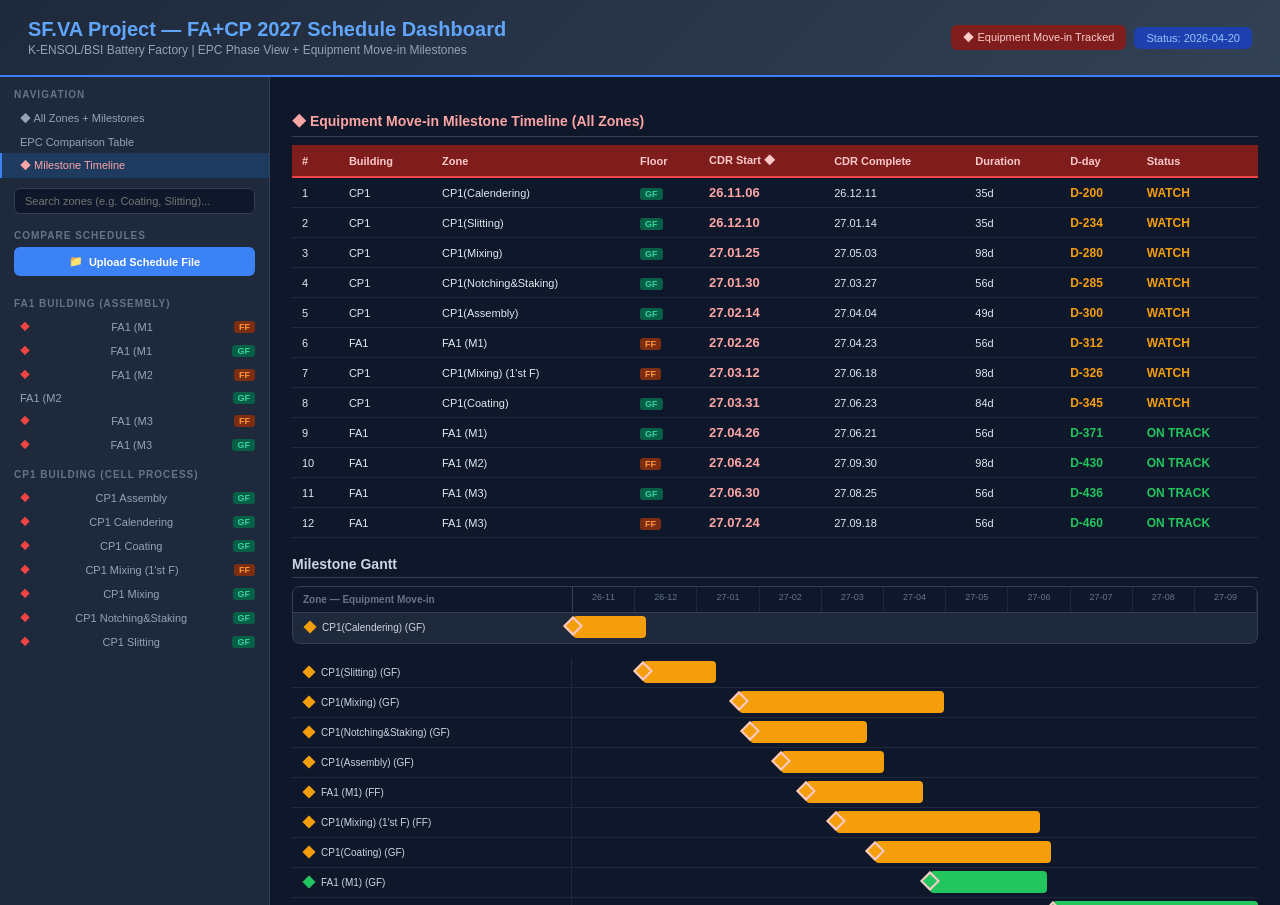
<file: FA+CP 2027년 완공목표 스케줄/SF_VA_Schedule_Dashboard_EPC.html>
<!DOCTYPE html>
<html lang="ko">
<head>
<meta charset="UTF-8">
<meta name="viewport" content="width=device-width, initial-scale=1.0">
<title>SF.VA Project - FA+CP Schedule Dashboard (EPC + Milestone)</title>
<style>
*{margin:0;padding:0;box-sizing:border-box}
body{font-family:'Segoe UI',Arial,sans-serif;background:#0f172a;color:#e2e8f0;min-height:100vh}
.header{background:linear-gradient(135deg,#1e293b,#334155);padding:18px 28px;border-bottom:2px solid #3b82f6;display:flex;justify-content:space-between;align-items:center}
.header h1{font-size:20px;color:#60a5fa;font-weight:600}
.header .subtitle{color:#94a3b8;font-size:12px;margin-top:2px}
.header .badges{display:flex;gap:8px;align-items:center}
.header .date-badge{background:#1e40af;color:#93c5fd;padding:5px 12px;border-radius:6px;font-size:11px;font-weight:500}
.container{display:flex;height:calc(100vh - 72px)}
.sidebar{width:270px;background:#1e293b;border-right:1px solid #334155;overflow-y:auto;flex-shrink:0}
.sidebar h3{padding:12px 14px 6px;color:#64748b;font-size:10px;text-transform:uppercase;letter-spacing:1px}
.zone-btn{padding:5px 14px 5px 18px;color:#94a3b8;font-size:11px;cursor:pointer;display:flex;justify-content:space-between;align-items:center;border-left:2px solid transparent;transition:all .15s}
.zone-btn:hover{background:#334155;color:#e2e8f0}
.zone-btn.active{background:#1e3a5f;color:#60a5fa;border-left-color:#3b82f6}
.floor-tag{font-size:9px;padding:1px 5px;border-radius:3px;font-weight:700}
.floor-gf{background:#065f46;color:#34d399}
.floor-ff{background:#7c2d12;color:#fb923c}
.main{flex:1;overflow-y:auto;padding:18px 22px}
.epc-tabs{display:flex;gap:0;margin-bottom:18px;background:#0f172a;border-radius:8px;padding:3px;border:1px solid #334155}
.epc-tab{flex:1;padding:10px 0;text-align:center;cursor:pointer;border-radius:6px;font-size:12px;font-weight:600;transition:all .2s;position:relative}
.epc-tab:hover{background:#1e293b}
.epc-tab.active-all{background:#334155;color:#f1f5f9}
.epc-tab.active-e{background:linear-gradient(135deg,#4338ca,#6366f1);color:#e0e7ff}
.epc-tab.active-p{background:linear-gradient(135deg,#b45309,#d97706);color:#fef3c7}
.epc-tab.active-c{background:linear-gradient(135deg,#047857,#059669);color:#d1fae5}
.epc-tab .count{display:block;font-size:18px;font-weight:700;margin-top:2px}
.epc-tab .label{font-size:10px;opacity:.7;text-transform:uppercase;letter-spacing:.5px}
.summary-cards{display:grid;grid-template-columns:repeat(4,1fr);gap:10px;margin-bottom:16px}
/* Card Styles */
.card{background:#1e293b;border-radius:8px;padding:16px;border:1px solid #334155}
.card .label{font-size:10px;color:#64748b;text-transform:uppercase;letter-spacing:.5px}
.card .value{font-size:20px;font-weight:700;color:#f1f5f9;margin-top:3px}
.card .sub{font-size:10px;color:#94a3b8;margin-top:2px}
.card.critical{border-color:#dc2626}.card.critical .value{color:#ef4444}

/* Section Styles */
.section-title{font-size:14px;font-weight:600;color:#cbd5e1;margin:18px 0 8px;padding-bottom:5px;border-bottom:1px solid #334155}

/* Milestone Banner */
.ms-banner{background:linear-gradient(135deg,#7f1d1d,#991b1b);border:2px solid #ef4444;border-radius:10px;padding:16px 20px;margin-bottom:18px;position:relative;overflow:hidden}
.ms-banner::before{content:'';position:absolute;top:-20px;right:-20px;width:80px;height:80px;background:rgba(239,68,68,.15);border-radius:50%}
.ms-banner::after{content:'';position:absolute;bottom:-10px;right:40px;width:40px;height:40px;background:rgba(239,68,68,.1);border-radius:50%}
.ms-banner .ms-icon{font-size:28px;margin-right:12px;vertical-align:middle}
.ms-banner .ms-title{font-size:14px;font-weight:700;color:#fecaca;letter-spacing:.5px}
.ms-banner .ms-dates{display:flex;gap:24px;margin-top:10px;flex-wrap:wrap}
.ms-date-item{background:rgba(0,0,0,.3);padding:8px 14px;border-radius:6px;border:1px solid rgba(239,68,68,.4)}
.ms-date-item .ms-label{font-size:9px;color:#fca5a5;text-transform:uppercase;letter-spacing:.5px}
.ms-date-item .ms-val{font-size:18px;font-weight:800;color:#ffffff;margin-top:2px;font-variant-numeric:tabular-nums}
.ms-date-item .ms-sub{font-size:9px;color:#f87171;margin-top:1px}

/* Gantt */
.gantt-container{background:#1e293b;border-radius:8px;border:1px solid #334155;overflow:hidden;margin-bottom:14px}
.gantt-header{display:flex;background:#0f172a;border-bottom:1px solid #334155;position:sticky;top:0;z-index:2}
.gantt-label-col{width:280px;min-width:280px;padding:7px 10px;font-size:10px;color:#64748b;font-weight:600;border-right:1px solid #334155}
.gantt-timeline{flex:1;display:flex;position:relative}
.gantt-month{flex:1;text-align:center;padding:5px 0;font-size:9px;color:#64748b;border-right:1px solid #1e293b}
.gantt-row{display:flex;border-bottom:1px solid #1e293b;min-height:30px;transition:background .1s}
.gantt-row:hover{background:#334155}
.gantt-row.critical-row{background:#7f1d1d22}
.gantt-row.near-critical-row{background:#78350f22}
.gantt-name{width:280px;min-width:280px;padding:5px 10px;font-size:10px;color:#cbd5e1;border-right:1px solid #1e293b;display:flex;align-items:center;gap:5px;white-space:nowrap;overflow:hidden;text-overflow:ellipsis}
.cp-badge{font-size:8px;padding:1px 4px;border-radius:3px;font-weight:700;flex-shrink:0}
.cp-badge.cp{background:#dc2626;color:#fecaca}
.cp-badge.nc{background:#d97706;color:#fef3c7}
.gantt-bars{flex:1;position:relative;padding:3px 0}
.bar{position:absolute;height:22px;border-radius:4px;top:3px;min-width:3px;cursor:pointer;transition:opacity .15s}
.bar:hover{opacity:.85;box-shadow:0 0 8px rgba(96,165,250,.4)}
.gantt-container.has-baseline .bar.main-bar{height:14px;top:2px}
.baseline-bar{position:absolute;height:8px;top:18px;border-radius:2px;background:rgba(148, 163, 184, 0.15);border:1px dashed #64748b;cursor:pointer;z-index:1;transition:all .15s}
.baseline-bar:hover{border-color:#94a3b8;background:rgba(148, 163, 184, 0.35);box-shadow:0 0 6px rgba(148, 163, 184, 0.4)}
#gantt-tooltip{display:none;position:absolute;background:#0f172a;border:1px solid #3b82f6;border-radius:6px;padding:8px 12px;z-index:1000;font-size:11px;color:#e2e8f0;min-width:220px;pointer-events:none;box-shadow:0 4px 20px rgba(0,0,0,.6);line-height:1.5}

/* Today line in gantt */
.today-line{position:absolute;top:0;bottom:0;width:1.5px;background:#3b82f6;z-index:2;opacity:.75;pointer-events:none}
.today-line-header{position:absolute;top:0;bottom:0;width:2px;background:#3b82f6;z-index:3;pointer-events:none}
.today-line-header::after{content:'';position:absolute;top:0;left:-3px;width:8px;height:8px;background:#3b82f6;border-radius:50%;box-shadow:0 0 6px #60a5fa}

/* Sidebar Search */
.sidebar-search-container{padding:10px 14px 4px}
.sidebar-search-input{width:100%;background:#0f172a;border:1px solid #334155;color:#e2e8f0;border-radius:6px;padding:6px 10px;font-size:11px;outline:none;transition:border-color .15s}
.sidebar-search-input:focus{border-color:#3b82f6}

/* Filter Bar styles */
.filter-bar input[type="text"]:focus, .filter-bar select:focus{border-color:#3b82f6}

/* Milestone line in gantt */
.ms-line{position:absolute;top:0;bottom:0;width:3px;background:#ef4444;z-index:1;pointer-events:none}
.ms-line::before{content:'';position:absolute;top:-2px;left:-6px;width:15px;height:15px;background:#ef4444;transform:rotate(45deg);border:2px solid #fecaca;z-index:2}
.ms-line::after{content:attr(data-label);position:absolute;top:-20px;left:8px;font-size:9px;color:#fecaca;white-space:nowrap;font-weight:700;background:#7f1d1d;padding:1px 5px;border-radius:3px;z-index:3}
.ms-line-finish{position:absolute;top:0;bottom:0;width:2px;background:#f97316;z-index:1;pointer-events:none;border-left:2px dashed #f97316}
.ms-line-finish::after{content:attr(data-label);position:absolute;bottom:-18px;left:6px;font-size:8px;color:#fdba74;white-space:nowrap;font-weight:600;z-index:3}

/* MS Overlay for gantt-bars container */
.gantt-bars-wrap{flex:1;position:relative;overflow:hidden}

/* Table Styles (Critical Path) */
.cp-summary{background:#1e293b;border:1px solid #dc2626;border-radius:8px;padding:14px;margin-bottom:16px}
.cp-summary h3{color:#ef4444;font-size:13px;margin-bottom:8px}
.cp-table{width:100%;border-collapse:collapse;font-size:11px}
.cp-table th, .cp-table td{padding:8px;text-align:left}
.cp-table th{color:#64748b;border-bottom:1px solid #334155;font-weight:600}
.cp-table td{color:#cbd5e1;border-bottom:1px solid #1e293b}
.critical-row{background-color:rgba(239, 68, 68, 0.15);border-left:4px solid #ef4444}
.critical-row td{color:#fca5a5}
.near-critical-row{background-color:rgba(245, 158, 11, 0.15);border-left:4px solid #fbbf24}
.near-critical-row td{color:#fcd34d}
.risk-high{color:#ef4444;font-weight:bold}
.risk-med{color:#d97706;font-weight:bold}
.legend{display:flex;gap:14px;flex-wrap:wrap;margin-bottom:14px;padding:8px 12px;background:#1e293b;border-radius:6px;border:1px solid #334155}
.legend-item{display:flex;align-items:center;gap:5px;font-size:10px;color:#94a3b8}
.legend-color{width:12px;height:12px;border-radius:3px}
.overview-grid{display:grid;grid-template-columns:1fr 1fr;gap:14px;margin-bottom:18px}
.zone-card{background:#1e293b;border:1px solid #334155;border-radius:8px;padding:12px;cursor:pointer;transition:all .15s}
.zone-card:hover{border-color:#3b82f6;transform:translateY(-1px)}
.zone-card h4{color:#60a5fa;font-size:12px;margin-bottom:4px}
.zone-card .info{font-size:10px;color:#94a3b8;line-height:1.6}
.zone-card .ms-tag{font-size:10px;color:#fca5a5;font-weight:700;background:#7f1d1d;padding:2px 7px;border-radius:4px;display:inline-block;margin-top:4px}
.epc-bar{display:flex;height:8px;border-radius:4px;overflow:hidden;margin-top:6px;background:#0f172a}
.epc-bar .seg-e{background:#6366f1}.epc-bar .seg-p{background:#d97706}.epc-bar .seg-c{background:#059669}
.epc-mini{display:inline-block;width:8px;height:8px;border-radius:2px;margin-right:2px}
.compare-table{width:100%;border-collapse:collapse;background:#1e293b;border-radius:8px;overflow:hidden;border:1px solid #334155;font-size:11px}
.compare-table th{background:#0f172a;padding:8px;color:#64748b;text-align:left;border-bottom:1px solid #334155}
.compare-table td{padding:6px 8px;color:#cbd5e1;border-bottom:1px solid #1e293b}
.compare-table tr:hover td{background:#33415540}

/* Milestone summary table */
.ms-summary-table{width:100%;border-collapse:collapse;font-size:11px;margin-bottom:18px}
.ms-summary-table th{background:#7f1d1d;color:#fecaca;padding:8px 10px;text-align:left;font-weight:600;border-bottom:2px solid #ef4444}
.ms-summary-table td{padding:7px 10px;border-bottom:1px solid #1e293b;color:#e2e8f0}
.ms-summary-table tr:hover td{background:#7f1d1d33}
.ms-summary-table .ms-date{font-weight:800;font-size:13px;color:#fca5a5;font-variant-numeric:tabular-nums}
.ms-summary-table .days-left{font-weight:700;font-size:12px}
.days-left.urgent{color:#ef4444}
.days-left.warning{color:#f59e0b}
.days-left.ok{color:#22c55e}
</style>
</head>
<body>
<div class="header">
  <div>
    <h1>SF.VA Project &mdash; FA+CP 2027 Schedule Dashboard</h1>
    <div class="subtitle">K-ENSOL/BSI Battery Factory | EPC Phase View + Equipment Move-in Milestones</div>
  </div>
  <div class="badges">
    <div class="date-badge" style="background:#7f1d1d;color:#fecaca">&#9670; Equipment Move-in Tracked</div>
    <div class="date-badge">Status: 2026-04-20</div>
  </div>
</div>
<div class="container">
  <div class="sidebar">
    <h3>Navigation</h3>
    <div class="zone-btn" onclick="showOverview()" id="btn-overview">&#9670; All Zones + Milestones</div>
    <div class="zone-btn" onclick="showComparison()" id="btn-compare">EPC Comparison Table</div>
    <div class="zone-btn" onclick="showMilestoneTimeline()" id="btn-ms-timeline" style="color:#fca5a5">&#9670; Milestone Timeline</div>
    <div class="sidebar-search-container">
      <input type="text" id="sidebar-search" class="sidebar-search-input" oninput="filterSidebar()" placeholder="Search zones (e.g. Coating, Slitting)...">
    </div>
    <h3>Compare Schedules</h3>
    <div style="padding:0 14px 10px;">
      <button onclick="triggerFileUpload()" style="width:100%;background:#3b82f6;color:#ffffff;border:none;border-radius:6px;padding:8px 10px;font-size:11px;font-weight:600;cursor:pointer;transition:background .15s;display:flex;align-items:center;justify-content:center;gap:6px;">
        <span>📁</span> Upload Schedule File
      </button>
      <input type="file" id="compared-file-input" style="display:none;" accept=".html,.json" onchange="handleScheduleUpload(event)">
      <div id="compared-file-info" style="display:none;margin-top:8px;font-size:10px;color:#94a3b8;background:#0f172a;border:1px solid #334155;border-radius:6px;padding:6px 8px;justify-content:space-between;align-items:center;">
        <span id="compared-file-name" style="text-overflow:ellipsis;overflow:hidden;white-space:nowrap;max-width:160px;" title=""></span>
        <span onclick="clearComparedData()" style="color:#ef4444;cursor:pointer;font-weight:bold;margin-left:8px;" title="Clear comparison">✖</span>
      </div>
    </div>
    <h3>FA1 Building (Assembly)</h3>
    <div id="fa1-zones"></div>
    <h3>CP1 Building (Cell Process)</h3>
    <div id="cp1-zones"></div>
  </div>
  <div class="main" id="main-content"></div>
</div>
<script>
const DATA = {"zones": {"CP1(Assembly)|GF": {"zone": "CP1(Assembly)", "floor": "GF", "building": "CP1", "epc_counts": {"E": 5, "P": 168, "C": 237}, "ALL": {"min_start": "2025-09-04", "max_finish": "2027-11-01", "total": 410, "phases": [{"name": "3-1. HVAC Equipment Manufacturing", "start": "2025-09-04", "finish": "2026-10-08", "count": 85, "workdays": 4163, "contractors": ["Stulz", "JOSEM", "CAMPIL"]}, {"name": "1. Design + Order + Delivery", "start": "2026-04-01", "finish": "2026-10-04", "count": 88, "workdays": 1525, "contractors": ["Soler", "TOP", "LJ", "KNS", "GEM Tech", "Jeremias", "Hwyun", "Synerge", "SICA"]}, {"name": "2-2. Construction (Ground Floor)", "start": "2026-04-25", "finish": "2027-02-09", "count": 76, "workdays": 2208, "contractors": ["Soler", "Top", "KNS", "Gem-tech", "Synerge", "SICA"]}, {"name": "2-1. Construction (Mezzanine)", "start": "2026-05-22", "finish": "2027-04-03", "count": 46, "workdays": 3162, "contractors": ["Top", "Synerge"]}, {"name": "4. CDR Readiness for Equipment Move in", "start": "2026-05-22", "finish": "2027-04-25", "count": 13, "workdays": 1238, "contractors": ["KNS"]}, {"name": "3-2. HVAC Equipment Setup", "start": "2026-07-04", "finish": "2026-11-05", "count": 37, "workdays": 256, "contractors": ["Synergy", "TOP"]}, {"name": "3-3. HVAC Equipment install", "start": "2026-09-13", "finish": "2027-05-03", "count": 38, "workdays": 523, "contractors": ["CAMPIL", "Wayun", "JOSEM", "Synergy", "Stulz"]}, {"name": "6. Cold Commissioning", "start": "2027-02-17", "finish": "2027-04-24", "count": 9, "workdays": 141, "contractors": ["Synergy", "LJ"]}, {"name": "5. Hook up", "start": "2027-04-04", "finish": "2027-04-15", "count": 3, "workdays": 11, "contractors": []}, {"name": "7. HOT Commissioning", "start": "2027-04-24", "finish": "2027-06-04", "count": 9, "workdays": 212, "contractors": ["Synergy"]}, {"name": "8. Submission of completion documents", "start": "2027-06-04", "finish": "2027-07-04", "count": 4, "workdays": 120, "contractors": ["KNS", "KNS & Sub con"]}, {"name": "9. VOC environmental permit", "start": "2027-07-04", "finish": "2027-11-01", "count": 2, "workdays": 240, "contractors": ["PWC"]}], "cp": {"critical": [{"name": "9. VOC environmental permit", "start": "2027-07-04", "finish": "2027-11-01", "span": 120, "slack": 0}], "near_critical": []}}, "E": {"min_start": "2026-04-01", "max_finish": "2026-08-02", "total": 5, "phases": [{"name": "1. Design + Order + Delivery", "start": "2026-04-01", "finish": "2026-08-02", "count": 5, "workdays": 305, "contractors": []}], "cp": {"critical": [{"name": "1. Design + Order + Delivery", "start": "2026-04-01", "finish": "2026-08-02", "span": 123, "slack": 0}], "near_critical": []}}, "P": {"min_start": "2025-09-04", "max_finish": "2026-10-08", "total": 168, "phases": [{"name": "3-1. HVAC Equipment Manufacturing", "start": "2025-09-04", "finish": "2026-10-08", "count": 85, "workdays": 4163, "contractors": ["Stulz", "JOSEM", "CAMPIL"]}, {"name": "1. Design + Order + Delivery", "start": "2026-04-01", "finish": "2026-10-04", "count": 83, "workdays": 1220, "contractors": ["Soler", "TOP", "LJ", "KNS", "GEM Tech", "Jeremias", "Hwyun", "Synerge", "SICA"]}], "cp": {"critical": [{"name": "1. Design + Order + Delivery", "start": "2026-04-01", "finish": "2026-10-04", "span": 186, "slack": 4}, {"name": "3-1. HVAC Equipment Manufacturing", "start": "2025-09-04", "finish": "2026-10-08", "span": 399, "slack": 0}], "near_critical": []}}, "C": {"min_start": "2026-04-25", "max_finish": "2027-11-01", "total": 237, "phases": [{"name": "2-2. Construction (Ground Floor)", "start": "2026-04-25", "finish": "2027-02-09", "count": 76, "workdays": 2208, "contractors": ["Soler", "Top", "KNS", "Gem-tech", "Synerge", "SICA"]}, {"name": "2-1. Construction (Mezzanine)", "start": "2026-05-22", "finish": "2027-04-03", "count": 46, "workdays": 3162, "contractors": ["Top", "Synerge"]}, {"name": "4. CDR Readiness for Equipment Move in", "start": "2026-05-22", "finish": "2027-04-25", "count": 13, "workdays": 1238, "contractors": ["KNS"]}, {"name": "3-2. HVAC Equipment Setup", "start": "2026-07-04", "finish": "2026-11-05", "count": 37, "workdays": 256, "contractors": ["Synergy", "TOP"]}, {"name": "3-3. HVAC Equipment install", "start": "2026-09-13", "finish": "2027-05-03", "count": 38, "workdays": 523, "contractors": ["CAMPIL", "Wayun", "JOSEM", "Synergy", "Stulz"]}, {"name": "6. Cold Commissioning", "start": "2027-02-17", "finish": "2027-04-24", "count": 9, "workdays": 141, "contractors": ["Synergy", "LJ"]}, {"name": "5. Hook up", "start": "2027-04-04", "finish": "2027-04-15", "count": 3, "workdays": 11, "contractors": []}, {"name": "7. HOT Commissioning", "start": "2027-04-24", "finish": "2027-06-04", "count": 9, "workdays": 212, "contractors": ["Synergy"]}, {"name": "8. Submission of completion documents", "start": "2027-06-04", "finish": "2027-07-04", "count": 4, "workdays": 120, "contractors": ["KNS", "KNS & Sub con"]}, {"name": "9. VOC environmental permit", "start": "2027-07-04", "finish": "2027-11-01", "count": 2, "workdays": 240, "contractors": ["PWC"]}], "cp": {"critical": [{"name": "9. VOC environmental permit", "start": "2027-07-04", "finish": "2027-11-01", "span": 120, "slack": 0}], "near_critical": []}}}, "CP1(Calendering)|GF": {"zone": "CP1(Calendering)", "floor": "GF", "building": "CP1", "epc_counts": {"E": 5, "P": 142, "C": 225}, "ALL": {"min_start": "2025-09-04", "max_finish": "2027-07-07", "total": 372, "phases": [{"name": "3-1. HVAC Equipment Manufacturing (Mezzanine)", "start": "2025-09-04", "finish": "2027-02-18", "count": 59, "workdays": 2886, "contractors": ["Stulz", "JOSEM", "CAMPIL"]}, {"name": "1. Design + Order + Delivery", "start": "2026-04-01", "finish": "2026-10-20", "count": 88, "workdays": 1597, "contractors": ["Soler", "TOP", "LJ", "KNS", "GEM Tech", "Jeremias", "Hwyun", "Synerge", "SICA"]}, {"name": "2-2. Construction (Ground Floor)", "start": "2026-04-25", "finish": "2026-11-10", "count": 76, "workdays": 1361, "contractors": ["Soler", "Top", "KNS", "Gem-tech", "Synerge", "SICA"]}, {"name": "2-1. Construction (Mezzanine)", "start": "2026-05-05", "finish": "2026-09-29", "count": 46, "workdays": 1095, "contractors": ["Top", "Synerge"]}, {"name": "4. CDR Readiness for Equipment Move in", "start": "2026-05-05", "finish": "2027-01-04", "count": 13, "workdays": 898, "contractors": ["KNS"]}, {"name": "3-2. HVAC Equipment Setup (Mezzanine)", "start": "2026-06-01", "finish": "2026-10-03", "count": 24, "workdays": 128, "contractors": ["Stulz", "JOSEM", "CAMPIL"]}, {"name": "3-3. HVAC Equipment install (Mezzanine)", "start": "2026-08-02", "finish": "2027-02-03", "count": 38, "workdays": 617, "contractors": ["Stulz", "Synergy", "JOSEM"]}, {"name": "6. Cold Commissioning", "start": "2026-11-09", "finish": "2027-02-22", "count": 9, "workdays": 749, "contractors": ["Synergy", "LJ"]}, {"name": "5. Hook up", "start": "2026-12-11", "finish": "2026-12-22", "count": 3, "workdays": 11, "contractors": []}, {"name": "7. HOT Commissioning", "start": "2026-12-22", "finish": "2027-02-07", "count": 9, "workdays": 234, "contractors": ["Synergy"]}, {"name": "8. Submission of completion documents", "start": "2027-02-07", "finish": "2027-07-07", "count": 5, "workdays": 240, "contractors": ["KNS", "KNS & Sub con"]}, {"name": "9. VOC environmental permit", "start": "2027-03-09", "finish": "2027-07-07", "count": 2, "workdays": 240, "contractors": ["PWC"]}], "cp": {"critical": [{"name": "8. Submission of completion documents", "start": "2027-02-07", "finish": "2027-07-07", "span": 150, "slack": 0}, {"name": "9. VOC environmental permit", "start": "2027-03-09", "finish": "2027-07-07", "span": 120, "slack": 0}], "near_critical": []}}, "E": {"min_start": "2026-04-01", "max_finish": "2026-08-18", "total": 5, "phases": [{"name": "1. Design + Order + Delivery", "start": "2026-04-01", "finish": "2026-08-18", "count": 5, "workdays": 345, "contractors": []}], "cp": {"critical": [{"name": "1. Design + Order + Delivery", "start": "2026-04-01", "finish": "2026-08-18", "span": 139, "slack": 0}], "near_critical": []}}, "P": {"min_start": "2025-09-04", "max_finish": "2027-02-18", "total": 142, "phases": [{"name": "3-1. HVAC Equipment Manufacturing (Mezzanine)", "start": "2025-09-04", "finish": "2027-02-18", "count": 59, "workdays": 2886, "contractors": ["Stulz", "JOSEM", "CAMPIL"]}, {"name": "1. Design + Order + Delivery", "start": "2026-04-01", "finish": "2026-10-20", "count": 83, "workdays": 1252, "contractors": ["Soler", "TOP", "LJ", "KNS", "GEM Tech", "Jeremias", "Hwyun", "Synerge", "SICA"]}], "cp": {"critical": [{"name": "3-1. HVAC Equipment Manufacturing (Mezzanine)", "start": "2025-09-04", "finish": "2027-02-18", "span": 532, "slack": 0}], "near_critical": []}}, "C": {"min_start": "2026-04-25", "max_finish": "2027-07-07", "total": 225, "phases": [{"name": "2-2. Construction (Ground Floor)", "start": "2026-04-25", "finish": "2026-11-10", "count": 76, "workdays": 1361, "contractors": ["Soler", "Top", "KNS", "Gem-tech", "Synerge", "SICA"]}, {"name": "2-1. Construction (Mezzanine)", "start": "2026-05-05", "finish": "2026-09-29", "count": 46, "workdays": 1095, "contractors": ["Top", "Synerge"]}, {"name": "4. CDR Readiness for Equipment Move in", "start": "2026-05-05", "finish": "2027-01-04", "count": 13, "workdays": 898, "contractors": ["KNS"]}, {"name": "3-2. HVAC Equipment Setup (Mezzanine)", "start": "2026-06-01", "finish": "2026-10-03", "count": 24, "workdays": 128, "contractors": ["Stulz", "JOSEM", "CAMPIL"]}, {"name": "3-3. HVAC Equipment install (Mezzanine)", "start": "2026-08-02", "finish": "2027-02-03", "count": 38, "workdays": 617, "contractors": ["Stulz", "Synergy", "JOSEM"]}, {"name": "6. Cold Commissioning", "start": "2026-11-09", "finish": "2027-02-22", "count": 9, "workdays": 749, "contractors": ["Synergy", "LJ"]}, {"name": "5. Hook up", "start": "2026-12-11", "finish": "2026-12-22", "count": 3, "workdays": 11, "contractors": []}, {"name": "7. HOT Commissioning", "start": "2026-12-22", "finish": "2027-02-07", "count": 9, "workdays": 234, "contractors": ["Synergy"]}, {"name": "8. Submission of completion documents", "start": "2027-02-07", "finish": "2027-07-07", "count": 5, "workdays": 240, "contractors": ["KNS", "KNS & Sub con"]}, {"name": "9. VOC environmental permit", "start": "2027-03-09", "finish": "2027-07-07", "count": 2, "workdays": 240, "contractors": ["PWC"]}], "cp": {"critical": [{"name": "8. Submission of completion documents", "start": "2027-02-07", "finish": "2027-07-07", "span": 150, "slack": 0}, {"name": "9. VOC environmental permit", "start": "2027-03-09", "finish": "2027-07-07", "span": 120, "slack": 0}], "near_critical": []}}}, "CP1(Coating)|GF": {"zone": "CP1(Coating)", "floor": "GF", "building": "CP1", "epc_counts": {"E": 7, "P": 134, "C": 226}, "ALL": {"min_start": "2025-10-03", "max_finish": "2028-01-17", "total": 367, "phases": [{"name": "3-1. HVAC Equipment Manufacturing", "start": "2025-10-03", "finish": "2027-01-20", "count": 51, "workdays": 2595, "contractors": ["Stulz", "JOSEM"]}, {"name": "1. Design + Order + Delivery", "start": "2026-04-01", "finish": "2026-10-10", "count": 90, "workdays": 1539, "contractors": ["Soler", "TOP", "LJ", "KNS", "GEM Tech", "Jeremias", "Hwyun", "Synerge", "SICA"]}, {"name": "2-2. Construction (Ground Floor)", "start": "2026-05-10", "finish": "2027-04-05", "count": 76, "workdays": 2782, "contractors": ["VIgor", "Soler", "Top", "Hwyun", "Synerge", "SICA"]}, {"name": "4. CDR Readiness for Equipment Move in", "start": "2026-05-11", "finish": "2027-07-14", "count": 13, "workdays": 1389, "contractors": ["KNS"]}, {"name": "3-2. HVAC Equipment Setup", "start": "2026-05-15", "finish": "2026-09-23", "count": 22, "workdays": 138, "contractors": ["Synergy", "TOP", "JOSEM"]}, {"name": "2-1. Construction (Mezzanine)", "start": "2026-06-23", "finish": "2027-04-02", "count": 46, "workdays": 4118, "contractors": ["Top", "Synerge"]}, {"name": "3-3. HVAC Equipment install", "start": "2026-07-22", "finish": "2026-12-23", "count": 42, "workdays": 498, "contractors": ["Synergy", "JOSEM"]}, {"name": "6. Cold Commissioning", "start": "2027-04-03", "finish": "2027-07-17", "count": 9, "workdays": 749, "contractors": ["Synergy", "LJ"]}, {"name": "5. Hook up", "start": "2027-06-23", "finish": "2027-07-04", "count": 3, "workdays": 11, "contractors": []}, {"name": "7. HOT Commissioning", "start": "2027-07-04", "finish": "2027-08-20", "count": 9, "workdays": 244, "contractors": ["Synergy"]}, {"name": "8. Submission of completion documents", "start": "2027-08-20", "finish": "2027-09-19", "count": 4, "workdays": 120, "contractors": ["KNS", "KNS & Sub con"]}, {"name": "9. VOC environmental permit", "start": "2027-09-19", "finish": "2028-01-17", "count": 2, "workdays": 240, "contractors": ["PWC"]}], "cp": {"critical": [{"name": "9. VOC environmental permit", "start": "2027-09-19", "finish": "2028-01-17", "span": 120, "slack": 0}], "near_critical": []}}, "E": {"min_start": "2026-04-01", "max_finish": "2026-08-08", "total": 7, "phases": [{"name": "1. Design + Order + Delivery", "start": "2026-04-01", "finish": "2026-08-08", "count": 7, "workdays": 337, "contractors": []}], "cp": {"critical": [{"name": "1. Design + Order + Delivery", "start": "2026-04-01", "finish": "2026-08-08", "span": 129, "slack": 0}], "near_critical": []}}, "P": {"min_start": "2025-10-03", "max_finish": "2027-01-20", "total": 134, "phases": [{"name": "3-1. HVAC Equipment Manufacturing", "start": "2025-10-03", "finish": "2027-01-20", "count": 51, "workdays": 2595, "contractors": ["Stulz", "JOSEM"]}, {"name": "1. Design + Order + Delivery", "start": "2026-04-16", "finish": "2026-10-10", "count": 83, "workdays": 1202, "contractors": ["Soler", "TOP", "LJ", "KNS", "GEM Tech", "Jeremias", "Hwyun", "Synerge", "SICA"]}], "cp": {"critical": [{"name": "3-1. HVAC Equipment Manufacturing", "start": "2025-10-03", "finish": "2027-01-20", "span": 474, "slack": 0}], "near_critical": []}}, "C": {"min_start": "2026-05-10", "max_finish": "2028-01-17", "total": 226, "phases": [{"name": "2-2. Construction (Ground Floor)", "start": "2026-05-10", "finish": "2027-04-05", "count": 76, "workdays": 2782, "contractors": ["VIgor", "Soler", "Top", "Hwyun", "Synerge", "SICA"]}, {"name": "4. CDR Readiness for Equipment Move in", "start": "2026-05-11", "finish": "2027-07-14", "count": 13, "workdays": 1389, "contractors": ["KNS"]}, {"name": "3-2. HVAC Equipment Setup", "start": "2026-05-15", "finish": "2026-09-23", "count": 22, "workdays": 138, "contractors": ["Synergy", "TOP", "JOSEM"]}, {"name": "2-1. Construction (Mezzanine)", "start": "2026-06-23", "finish": "2027-04-02", "count": 46, "workdays": 4118, "contractors": ["Top", "Synerge"]}, {"name": "3-3. HVAC Equipment install", "start": "2026-07-22", "finish": "2026-12-23", "count": 42, "workdays": 498, "contractors": ["Synergy", "JOSEM"]}, {"name": "6. Cold Commissioning", "start": "2027-04-03", "finish": "2027-07-17", "count": 9, "workdays": 749, "contractors": ["Synergy", "LJ"]}, {"name": "5. Hook up", "start": "2027-06-23", "finish": "2027-07-04", "count": 3, "workdays": 11, "contractors": []}, {"name": "7. HOT Commissioning", "start": "2027-07-04", "finish": "2027-08-20", "count": 9, "workdays": 244, "contractors": ["Synergy"]}, {"name": "8. Submission of completion documents", "start": "2027-08-20", "finish": "2027-09-19", "count": 4, "workdays": 120, "contractors": ["KNS", "KNS & Sub con"]}, {"name": "9. VOC environmental permit", "start": "2027-09-19", "finish": "2028-01-17", "count": 2, "workdays": 240, "contractors": ["PWC"]}], "cp": {"critical": [{"name": "9. VOC environmental permit", "start": "2027-09-19", "finish": "2028-01-17", "span": 120, "slack": 0}], "near_critical": []}}}, "CP1(Mixing)|GF": {"zone": "CP1(Mixing)", "floor": "GF", "building": "CP1", "epc_counts": {"E": 5, "P": 178, "C": 284}, "ALL": {"min_start": "2025-09-04", "max_finish": "2027-12-18", "total": 467, "phases": [{"name": "3-1. HVAC Equipment Manufacturing", "start": "2025-09-04", "finish": "2026-09-22", "count": 95, "workdays": 4477, "contractors": ["Stulz", "JOSEM", "CAMPIL"]}, {"name": "1. Design + Order + Delivery", "start": "2026-04-01", "finish": "2026-08-05", "count": 88, "workdays": 1281, "contractors": ["Soler", "TOP", "LJ", "KNS", "GEM Tech", "Jeremias", "Hwyun", "Synerge", "SICA"]}, {"name": "2-2. Construction (Ground Floor)", "start": "2026-04-01", "finish": "2027-01-20", "count": 76, "workdays": 2298, "contractors": ["VIgor", "Soler", "Top", "Hwyun", "Synerge", "SICA"]}, {"name": "4. CDR Readiness for Equipment Move in", "start": "2026-04-01", "finish": "2027-05-03", "count": 13, "workdays": 1773, "contractors": ["KNS"]}, {"name": "2-1. Construction (Mezzanine)", "start": "2026-06-04", "finish": "2027-03-14", "count": 46, "workdays": 2831, "contractors": ["Top", "Synerge"]}, {"name": "3-2. HVAC Equipment Setup", "start": "2026-07-03", "finish": "2026-09-26", "count": 40, "workdays": 154, "contractors": ["Synergy", "JOSEM"]}, {"name": "3-3. HVAC Equipment install", "start": "2026-07-05", "finish": "2027-02-08", "count": 82, "workdays": 891, "contractors": ["Synergy", "JOSEM"]}, {"name": "6. Cold Commissioning", "start": "2027-01-28", "finish": "2027-05-23", "count": 9, "workdays": 829, "contractors": ["Synergy", "LJ"]}, {"name": "5. Hook up", "start": "2027-02-08", "finish": "2027-06-03", "count": 3, "workdays": 116, "contractors": ["KNS"]}, {"name": "7. HOT Commissioning", "start": "2027-06-03", "finish": "2027-07-20", "count": 9, "workdays": 234, "contractors": ["Synergy", "LJ"]}, {"name": "8. Submission of completion documents", "start": "2027-07-21", "finish": "2027-08-20", "count": 4, "workdays": 120, "contractors": ["KNS", "KNS & Sub con"]}, {"name": "9. VOC environmental permit", "start": "2027-08-20", "finish": "2027-12-18", "count": 2, "workdays": 240, "contractors": ["PWC"]}], "cp": {"critical": [{"name": "9. VOC environmental permit", "start": "2027-08-20", "finish": "2027-12-18", "span": 120, "slack": 0}], "near_critical": []}}, "E": {"min_start": "2026-04-01", "max_finish": "2026-06-03", "total": 5, "phases": [{"name": "1. Design + Order + Delivery", "start": "2026-04-01", "finish": "2026-06-03", "count": 5, "workdays": 181, "contractors": []}], "cp": {"critical": [{"name": "1. Design + Order + Delivery", "start": "2026-04-01", "finish": "2026-06-03", "span": 63, "slack": 0}], "near_critical": []}}, "P": {"min_start": "2025-09-04", "max_finish": "2026-09-22", "total": 178, "phases": [{"name": "3-1. HVAC Equipment Manufacturing", "start": "2025-09-04", "finish": "2026-09-22", "count": 95, "workdays": 4477, "contractors": ["Stulz", "JOSEM", "CAMPIL"]}, {"name": "1. Design + Order + Delivery", "start": "2026-04-01", "finish": "2026-08-05", "count": 83, "workdays": 1100, "contractors": ["Soler", "TOP", "LJ", "KNS", "GEM Tech", "Jeremias", "Hwyun", "Synerge", "SICA"]}], "cp": {"critical": [{"name": "3-1. HVAC Equipment Manufacturing", "start": "2025-09-04", "finish": "2026-09-22", "span": 383, "slack": 0}], "near_critical": []}}, "C": {"min_start": "2026-04-01", "max_finish": "2027-12-18", "total": 284, "phases": [{"name": "2-2. Construction (Ground Floor)", "start": "2026-04-01", "finish": "2027-01-20", "count": 76, "workdays": 2298, "contractors": ["VIgor", "Soler", "Top", "Hwyun", "Synerge", "SICA"]}, {"name": "4. CDR Readiness for Equipment Move in", "start": "2026-04-01", "finish": "2027-05-03", "count": 13, "workdays": 1773, "contractors": ["KNS"]}, {"name": "2-1. Construction (Mezzanine)", "start": "2026-06-04", "finish": "2027-03-14", "count": 46, "workdays": 2831, "contractors": ["Top", "Synerge"]}, {"name": "3-2. HVAC Equipment Setup", "start": "2026-07-03", "finish": "2026-09-26", "count": 40, "workdays": 154, "contractors": ["Synergy", "JOSEM"]}, {"name": "3-3. HVAC Equipment install", "start": "2026-07-05", "finish": "2027-02-08", "count": 82, "workdays": 891, "contractors": ["Synergy", "JOSEM"]}, {"name": "6. Cold Commissioning", "start": "2027-01-28", "finish": "2027-05-23", "count": 9, "workdays": 829, "contractors": ["Synergy", "LJ"]}, {"name": "5. Hook up", "start": "2027-02-08", "finish": "2027-06-03", "count": 3, "workdays": 116, "contractors": ["KNS"]}, {"name": "7. HOT Commissioning", "start": "2027-06-03", "finish": "2027-07-20", "count": 9, "workdays": 234, "contractors": ["Synergy", "LJ"]}, {"name": "8. Submission of completion documents", "start": "2027-07-21", "finish": "2027-08-20", "count": 4, "workdays": 120, "contractors": ["KNS", "KNS & Sub con"]}, {"name": "9. VOC environmental permit", "start": "2027-08-20", "finish": "2027-12-18", "count": 2, "workdays": 240, "contractors": ["PWC"]}], "cp": {"critical": [{"name": "9. VOC environmental permit", "start": "2027-08-20", "finish": "2027-12-18", "span": 120, "slack": 0}], "near_critical": []}}}, "CP1(Mixing) (1'st F)|FF": {"zone": "CP1(Mixing) (1'st F)", "floor": "FF", "building": "CP1", "epc_counts": {"E": 5, "P": 118, "C": 207}, "ALL": {"min_start": "2025-10-03", "max_finish": "2028-02-01", "total": 330, "phases": [{"name": "3-1. HVAC Equipment Manufacturing", "start": "2025-10-03", "finish": "2026-08-27", "count": 35, "workdays": 1653, "contractors": ["Stulz"]}, {"name": "1. Design + Order + Delivery", "start": "2026-04-01", "finish": "2026-09-26", "count": 88, "workdays": 1499, "contractors": ["Soler", "TOP", "LJ", "KNS", "GEM Tech", "Jeremias", "Hwyun", "Synerge", "SICA"]}, {"name": "2-1. Construction", "start": "2026-04-25", "finish": "2027-04-14", "count": 122, "workdays": 5724, "contractors": ["VIgor", "Soler", "Top", "Hwyun", "Synerge", "SICA"]}, {"name": "4. CDR Readiness for Equipment Move in", "start": "2026-04-26", "finish": "2027-06-18", "count": 13, "workdays": 1826, "contractors": ["KNS"]}, {"name": "3-2. HVAC Equipment Setup", "start": "2026-09-27", "finish": "2026-10-07", "count": 15, "workdays": 26, "contractors": ["Synergy"]}, {"name": "3-3. HVAC Equipment install", "start": "2026-09-29", "finish": "2027-01-30", "count": 30, "workdays": 287, "contractors": ["Synergy"]}, {"name": "6. Cold Commissioning", "start": "2027-03-15", "finish": "2027-06-28", "count": 9, "workdays": 749, "contractors": []}, {"name": "5. Hook up", "start": "2027-03-26", "finish": "2027-07-19", "count": 3, "workdays": 116, "contractors": ["KNS"]}, {"name": "7. HOT Commissioning", "start": "2027-07-19", "finish": "2027-09-04", "count": 9, "workdays": 237, "contractors": []}, {"name": "8. Submission of completion documents", "start": "2027-09-04", "finish": "2028-02-01", "count": 4, "workdays": 240, "contractors": ["KNS", "KNS & Sub con"]}, {"name": "9. VOC environmental permit", "start": "2027-10-04", "finish": "2028-02-01", "count": 2, "workdays": 240, "contractors": ["PWC"]}], "cp": {"critical": [{"name": "8. Submission of completion documents", "start": "2027-09-04", "finish": "2028-02-01", "span": 150, "slack": 0}, {"name": "9. VOC environmental permit", "start": "2027-10-04", "finish": "2028-02-01", "span": 120, "slack": 0}], "near_critical": []}}, "E": {"min_start": "2026-04-01", "max_finish": "2026-07-25", "total": 5, "phases": [{"name": "1. Design + Order + Delivery", "start": "2026-04-01", "finish": "2026-07-25", "count": 5, "workdays": 295, "contractors": []}], "cp": {"critical": [{"name": "1. Design + Order + Delivery", "start": "2026-04-01", "finish": "2026-07-25", "span": 115, "slack": 0}], "near_critical": []}}, "P": {"min_start": "2025-10-03", "max_finish": "2026-09-26", "total": 118, "phases": [{"name": "3-1. HVAC Equipment Manufacturing", "start": "2025-10-03", "finish": "2026-08-27", "count": 35, "workdays": 1653, "contractors": ["Stulz"]}, {"name": "1. Design + Order + Delivery", "start": "2026-04-01", "finish": "2026-09-26", "count": 83, "workdays": 1204, "contractors": ["Soler", "TOP", "LJ", "KNS", "GEM Tech", "Jeremias", "Hwyun", "Synerge", "SICA"]}], "cp": {"critical": [{"name": "1. Design + Order + Delivery", "start": "2026-04-01", "finish": "2026-09-26", "span": 178, "slack": 0}], "near_critical": [{"name": "3-1. HVAC Equipment Manufacturing", "start": "2025-10-03", "finish": "2026-08-27", "span": 328, "slack": 30}]}}, "C": {"min_start": "2026-04-25", "max_finish": "2028-02-01", "total": 207, "phases": [{"name": "2-1. Construction", "start": "2026-04-25", "finish": "2027-04-14", "count": 122, "workdays": 5724, "contractors": ["VIgor", "Soler", "Top", "Hwyun", "Synerge", "SICA"]}, {"name": "4. CDR Readiness for Equipment Move in", "start": "2026-04-26", "finish": "2027-06-18", "count": 13, "workdays": 1826, "contractors": ["KNS"]}, {"name": "3-2. HVAC Equipment Setup", "start": "2026-09-27", "finish": "2026-10-07", "count": 15, "workdays": 26, "contractors": ["Synergy"]}, {"name": "3-3. HVAC Equipment install", "start": "2026-09-29", "finish": "2027-01-30", "count": 30, "workdays": 287, "contractors": ["Synergy"]}, {"name": "6. Cold Commissioning", "start": "2027-03-15", "finish": "2027-06-28", "count": 9, "workdays": 749, "contractors": []}, {"name": "5. Hook up", "start": "2027-03-26", "finish": "2027-07-19", "count": 3, "workdays": 116, "contractors": ["KNS"]}, {"name": "7. HOT Commissioning", "start": "2027-07-19", "finish": "2027-09-04", "count": 9, "workdays": 237, "contractors": []}, {"name": "8. Submission of completion documents", "start": "2027-09-04", "finish": "2028-02-01", "count": 4, "workdays": 240, "contractors": ["KNS", "KNS & Sub con"]}, {"name": "9. VOC environmental permit", "start": "2027-10-04", "finish": "2028-02-01", "count": 2, "workdays": 240, "contractors": ["PWC"]}], "cp": {"critical": [{"name": "8. Submission of completion documents", "start": "2027-09-04", "finish": "2028-02-01", "span": 150, "slack": 0}, {"name": "9. VOC environmental permit", "start": "2027-10-04", "finish": "2028-02-01", "span": 120, "slack": 0}], "near_critical": []}}}, "CP1(Notching&Staking)|GF": {"zone": "CP1(Notching&Staking)", "floor": "GF", "building": "CP1", "epc_counts": {"E": 7, "P": 146, "C": 210}, "ALL": {"min_start": "2025-11-21", "max_finish": "2027-10-24", "total": 363, "phases": [{"name": "3-1. HVAC Equipment Manufacturing", "start": "2025-11-21", "finish": "2027-02-01", "count": 63, "workdays": 3779, "contractors": ["CAMPIL", "JOSEM"]}, {"name": "1. Design + Order + Delivery", "start": "2026-04-01", "finish": "2027-01-01", "count": 90, "workdays": 4292, "contractors": ["Soler", "TOP", "LJ", "KNS", "GEM Tech", "Jeremias", "Hwyun", "Synerge", "SICA"]}, {"name": "2-2. Construction (Ground Floor)", "start": "2026-05-10", "finish": "2027-02-03", "count": 76, "workdays": 2169, "contractors": ["Soler", "Top", "KNS", "Gem-tech", "Synerge", "SICA"]}, {"name": "2-1. Construction (Mezzanine)", "start": "2026-05-15", "finish": "2027-02-28", "count": 46, "workdays": 3074, "contractors": ["Top", "Synerge"]}, {"name": "4. CDR Readiness for Equipment Move in", "start": "2026-05-15", "finish": "2027-04-17", "count": 13, "workdays": 1164, "contractors": ["KNS"]}, {"name": "3-2. HVAC Equipment Setup", "start": "2026-07-12", "finish": "2026-11-25", "count": 28, "workdays": 178, "contractors": ["CAMPIL", "JOSEM", "TOP"]}, {"name": "3-3. HVAC Equipment install", "start": "2026-10-14", "finish": "2027-03-30", "count": 20, "workdays": 315, "contractors": ["JOSEM", "Synergy"]}, {"name": "6. Cold Commissioning", "start": "2027-02-02", "finish": "2027-04-16", "count": 9, "workdays": 148, "contractors": ["Synergy", "LJ"]}, {"name": "5. Hook up", "start": "2027-03-27", "finish": "2027-04-07", "count": 3, "workdays": 11, "contractors": ["KNS"]}, {"name": "7. HOT Commissioning", "start": "2027-04-16", "finish": "2027-05-27", "count": 9, "workdays": 212, "contractors": ["Synergy"]}, {"name": "8. Submission of completion documents", "start": "2027-05-27", "finish": "2027-10-24", "count": 4, "workdays": 240, "contractors": ["KNS", "KNS & Sub con"]}, {"name": "9. VOC environmental permit", "start": "2027-06-26", "finish": "2027-10-24", "count": 2, "workdays": 240, "contractors": ["PWC"]}], "cp": {"critical": [{"name": "8. Submission of completion documents", "start": "2027-05-27", "finish": "2027-10-24", "span": 150, "slack": 0}, {"name": "9. VOC environmental permit", "start": "2027-06-26", "finish": "2027-10-24", "span": 120, "slack": 0}], "near_critical": []}}, "E": {"min_start": "2026-04-01", "max_finish": "2026-08-03", "total": 7, "phases": [{"name": "1. Design + Order + Delivery", "start": "2026-04-01", "finish": "2026-08-03", "count": 7, "workdays": 334, "contractors": []}], "cp": {"critical": [{"name": "1. Design + Order + Delivery", "start": "2026-04-01", "finish": "2026-08-03", "span": 124, "slack": 0}], "near_critical": []}}, "P": {"min_start": "2025-11-21", "max_finish": "2027-02-01", "total": 146, "phases": [{"name": "3-1. HVAC Equipment Manufacturing", "start": "2025-11-21", "finish": "2027-02-01", "count": 63, "workdays": 3779, "contractors": ["CAMPIL", "JOSEM"]}, {"name": "1. Design + Order + Delivery", "start": "2026-04-16", "finish": "2027-01-01", "count": 83, "workdays": 3958, "contractors": ["Soler", "TOP", "LJ", "KNS", "GEM Tech", "Jeremias", "Hwyun", "Synerge", "SICA"]}], "cp": {"critical": [{"name": "3-1. HVAC Equipment Manufacturing", "start": "2025-11-21", "finish": "2027-02-01", "span": 437, "slack": 0}], "near_critical": []}}, "C": {"min_start": "2026-05-10", "max_finish": "2027-10-24", "total": 210, "phases": [{"name": "2-2. Construction (Ground Floor)", "start": "2026-05-10", "finish": "2027-02-03", "count": 76, "workdays": 2169, "contractors": ["Soler", "Top", "KNS", "Gem-tech", "Synerge", "SICA"]}, {"name": "2-1. Construction (Mezzanine)", "start": "2026-05-15", "finish": "2027-02-28", "count": 46, "workdays": 3074, "contractors": ["Top", "Synerge"]}, {"name": "4. CDR Readiness for Equipment Move in", "start": "2026-05-15", "finish": "2027-04-17", "count": 13, "workdays": 1164, "contractors": ["KNS"]}, {"name": "3-2. HVAC Equipment Setup", "start": "2026-07-12", "finish": "2026-11-25", "count": 28, "workdays": 178, "contractors": ["CAMPIL", "JOSEM", "TOP"]}, {"name": "3-3. HVAC Equipment install", "start": "2026-10-14", "finish": "2027-03-30", "count": 20, "workdays": 315, "contractors": ["JOSEM", "Synergy"]}, {"name": "6. Cold Commissioning", "start": "2027-02-02", "finish": "2027-04-16", "count": 9, "workdays": 148, "contractors": ["Synergy", "LJ"]}, {"name": "5. Hook up", "start": "2027-03-27", "finish": "2027-04-07", "count": 3, "workdays": 11, "contractors": ["KNS"]}, {"name": "7. HOT Commissioning", "start": "2027-04-16", "finish": "2027-05-27", "count": 9, "workdays": 212, "contractors": ["Synergy"]}, {"name": "8. Submission of completion documents", "start": "2027-05-27", "finish": "2027-10-24", "count": 4, "workdays": 240, "contractors": ["KNS", "KNS & Sub con"]}, {"name": "9. VOC environmental permit", "start": "2027-06-26", "finish": "2027-10-24", "count": 2, "workdays": 240, "contractors": ["PWC"]}], "cp": {"critical": [{"name": "8. Submission of completion documents", "start": "2027-05-27", "finish": "2027-10-24", "span": 150, "slack": 0}, {"name": "9. VOC environmental permit", "start": "2027-06-26", "finish": "2027-10-24", "span": 120, "slack": 0}], "near_critical": []}}}, "CP1(Slitting)|GF": {"zone": "CP1(Slitting)", "floor": "GF", "building": "CP1", "epc_counts": {"E": 5, "P": 126, "C": 200}, "ALL": {"min_start": "2025-09-04", "max_finish": "2027-08-10", "total": 331, "phases": [{"name": "3-1. HVAC Equipment Manufacturing", "start": "2025-09-04", "finish": "2027-02-04", "count": 43, "workdays": 2445, "contractors": ["Stulz", "JOSEM", "CAMPIL"]}, {"name": "1. Design + Order + Delivery", "start": "2026-04-01", "finish": "2027-01-18", "count": 88, "workdays": 4327, "contractors": ["Soler", "TOP", "LJ", "KNS", "GEM Tech", "Jeremias", "Hwyun", "Synerge", "SICA"]}, {"name": "2-2. Construction (Ground Floor)", "start": "2026-04-25", "finish": "2027-01-09", "count": 76, "workdays": 2032, "contractors": ["Soler", "Top", "KNS", "Gem-tech", "Synerge", "SICA"]}, {"name": "2-1. Construction (Mezzanine)", "start": "2026-05-10", "finish": "2027-03-07", "count": 46, "workdays": 1907, "contractors": ["Top", "Synerge"]}, {"name": "4. CDR Readiness for Equipment Move in", "start": "2026-05-10", "finish": "2027-02-04", "count": 13, "workdays": 1108, "contractors": ["KNS"]}, {"name": "3-2. HVAC Equipment Setup", "start": "2026-06-15", "finish": "2026-10-10", "count": 16, "workdays": 138, "contractors": ["Synergy", "TOP"]}, {"name": "3-3. HVAC Equipment install", "start": "2026-08-12", "finish": "2027-01-09", "count": 22, "workdays": 420, "contractors": ["Synergy", "JOSEM"]}, {"name": "6. Cold Commissioning", "start": "2026-12-13", "finish": "2027-01-25", "count": 9, "workdays": 259, "contractors": ["Synergy", "LJ"]}, {"name": "5. Hook up", "start": "2027-01-14", "finish": "2027-01-25", "count": 3, "workdays": 11, "contractors": []}, {"name": "7. HOT Commissioning", "start": "2027-01-25", "finish": "2027-03-13", "count": 9, "workdays": 234, "contractors": ["Synergy"]}, {"name": "8. Submission of completion documents", "start": "2027-03-13", "finish": "2027-08-10", "count": 4, "workdays": 240, "contractors": ["KNS", "KNS & Sub con"]}, {"name": "9. VOC environmental permit", "start": "2027-04-12", "finish": "2027-08-10", "count": 2, "workdays": 240, "contractors": ["PWC"]}], "cp": {"critical": [{"name": "8. Submission of completion documents", "start": "2027-03-13", "finish": "2027-08-10", "span": 150, "slack": 0}, {"name": "9. VOC environmental permit", "start": "2027-04-12", "finish": "2027-08-10", "span": 120, "slack": 0}], "near_critical": []}}, "E": {"min_start": "2026-04-01", "max_finish": "2026-08-18", "total": 5, "phases": [{"name": "1. Design + Order + Delivery", "start": "2026-04-01", "finish": "2026-08-18", "count": 5, "workdays": 345, "contractors": []}], "cp": {"critical": [{"name": "1. Design + Order + Delivery", "start": "2026-04-01", "finish": "2026-08-18", "span": 139, "slack": 0}], "near_critical": []}}, "P": {"min_start": "2025-09-04", "max_finish": "2027-02-04", "total": 126, "phases": [{"name": "3-1. HVAC Equipment Manufacturing", "start": "2025-09-04", "finish": "2027-02-04", "count": 43, "workdays": 2445, "contractors": ["Stulz", "JOSEM", "CAMPIL"]}, {"name": "1. Design + Order + Delivery", "start": "2026-04-01", "finish": "2027-01-18", "count": 83, "workdays": 3982, "contractors": ["Soler", "TOP", "LJ", "KNS", "GEM Tech", "Jeremias", "Hwyun", "Synerge", "SICA"]}], "cp": {"critical": [{"name": "3-1. HVAC Equipment Manufacturing", "start": "2025-09-04", "finish": "2027-02-04", "span": 518, "slack": 0}], "near_critical": [{"name": "1. Design + Order + Delivery", "start": "2026-04-01", "finish": "2027-01-18", "span": 292, "slack": 17}]}}, "C": {"min_start": "2026-04-25", "max_finish": "2027-08-10", "total": 200, "phases": [{"name": "2-2. Construction (Ground Floor)", "start": "2026-04-25", "finish": "2027-01-09", "count": 76, "workdays": 2032, "contractors": ["Soler", "Top", "KNS", "Gem-tech", "Synerge", "SICA"]}, {"name": "2-1. Construction (Mezzanine)", "start": "2026-05-10", "finish": "2027-03-07", "count": 46, "workdays": 1907, "contractors": ["Top", "Synerge"]}, {"name": "4. CDR Readiness for Equipment Move in", "start": "2026-05-10", "finish": "2027-02-04", "count": 13, "workdays": 1108, "contractors": ["KNS"]}, {"name": "3-2. HVAC Equipment Setup", "start": "2026-06-15", "finish": "2026-10-10", "count": 16, "workdays": 138, "contractors": ["Synergy", "TOP"]}, {"name": "3-3. HVAC Equipment install", "start": "2026-08-12", "finish": "2027-01-09", "count": 22, "workdays": 420, "contractors": ["Synergy", "JOSEM"]}, {"name": "6. Cold Commissioning", "start": "2026-12-13", "finish": "2027-01-25", "count": 9, "workdays": 259, "contractors": ["Synergy", "LJ"]}, {"name": "5. Hook up", "start": "2027-01-14", "finish": "2027-01-25", "count": 3, "workdays": 11, "contractors": []}, {"name": "7. HOT Commissioning", "start": "2027-01-25", "finish": "2027-03-13", "count": 9, "workdays": 234, "contractors": ["Synergy"]}, {"name": "8. Submission of completion documents", "start": "2027-03-13", "finish": "2027-08-10", "count": 4, "workdays": 240, "contractors": ["KNS", "KNS & Sub con"]}, {"name": "9. VOC environmental permit", "start": "2027-04-12", "finish": "2027-08-10", "count": 2, "workdays": 240, "contractors": ["PWC"]}], "cp": {"critical": [{"name": "8. Submission of completion documents", "start": "2027-03-13", "finish": "2027-08-10", "span": 150, "slack": 0}, {"name": "9. VOC environmental permit", "start": "2027-04-12", "finish": "2027-08-10", "span": 120, "slack": 0}], "near_critical": []}}}, "FA1 (M1)|FF": {"zone": "FA1 (M1)", "floor": "FF", "building": "FA1", "epc_counts": {"C": 101}, "ALL": {"min_start": "2025-08-30", "max_finish": "2027-04-23", "total": 101, "phases": [{"name": "4. CDR Readiness for Equipment Move in", "start": "2025-08-30", "finish": "2027-04-23", "count": 11, "workdays": 1761, "contractors": []}, {"name": "2-1. Construction (First Floor)", "start": "2026-01-13", "finish": "2027-02-21", "count": 90, "workdays": 3207, "contractors": ["GEMTECH", "SYNERGY", "SOLER", "KNS", "TOPENG", "SICA"]}], "cp": {"critical": [{"name": "4. CDR Readiness for Equipment Move in", "start": "2025-08-30", "finish": "2027-04-23", "span": 601, "slack": 0}], "near_critical": []}}, "E": null, "P": null, "C": {"min_start": "2025-08-30", "max_finish": "2027-04-23", "total": 101, "phases": [{"name": "4. CDR Readiness for Equipment Move in", "start": "2025-08-30", "finish": "2027-04-23", "count": 11, "workdays": 1761, "contractors": []}, {"name": "2-1. Construction (First Floor)", "start": "2026-01-13", "finish": "2027-02-21", "count": 90, "workdays": 3207, "contractors": ["GEMTECH", "SYNERGY", "SOLER", "KNS", "TOPENG", "SICA"]}], "cp": {"critical": [{"name": "4. CDR Readiness for Equipment Move in", "start": "2025-08-30", "finish": "2027-04-23", "span": 601, "slack": 0}], "near_critical": []}}}, "FA1 (M1)|GF": {"zone": "FA1 (M1)", "floor": "GF", "building": "FA1", "epc_counts": {"E": 5, "P": 123, "C": 148}, "ALL": {"min_start": "2025-03-15", "max_finish": "2027-10-11", "total": 276, "phases": [{"name": "1. Design + Order + Delivery", "start": "2025-03-15", "finish": "2026-11-21", "count": 85, "workdays": 2326, "contractors": ["KNS, GEMTECH", "SYNERGY", "SOLER", "KNS", "TOPENG", "SICA"]}, {"name": "3-1. HVAC Equipment Producting", "start": "2025-08-30", "finish": "2026-10-29", "count": 43, "workdays": 1341, "contractors": ["JOSEM", "STULZ", "CAMFIL"]}, {"name": "3-2. HVAC Equipment Setup", "start": "2025-11-01", "finish": "2026-11-06", "count": 14, "workdays": 397, "contractors": ["SYNERGY"]}, {"name": "3-3. HVAC Equipment install", "start": "2025-11-02", "finish": "2027-01-25", "count": 30, "workdays": 803, "contractors": ["JOSEM", "SYNERGY"]}, {"name": "4. CDR Readiness for Equipment Move in", "start": "2025-11-02", "finish": "2027-06-21", "count": 12, "workdays": 1750, "contractors": ["SYNERGY", "SOLER", "JOSEM, STULZ, CAMFIL", "KNS", "TOPENG"]}, {"name": "2-2. Construction (Ground Floor)", "start": "2026-05-04", "finish": "2027-04-21", "count": 66, "workdays": 2879, "contractors": ["GEMTECH", "SYNERGY", "SOLER", "KNS", "TOPENG", "SICA"]}, {"name": "11. Cold Commissioning", "start": "2027-04-29", "finish": "2027-06-06", "count": 9, "workdays": 124, "contractors": ["Synergy", "LJ"]}, {"name": "12. Submission of completion documents", "start": "2027-05-14", "finish": "2027-06-13", "count": 4, "workdays": 120, "contractors": ["KNS", "KNS & Sub con"]}, {"name": "5. Hook up", "start": "2027-05-15", "finish": "2027-06-21", "count": 3, "workdays": 5, "contractors": ["KNS"]}, {"name": "11. HOT Commissioning", "start": "2027-06-06", "finish": "2027-07-17", "count": 9, "workdays": 212, "contractors": ["Synergy", "LJ"]}, {"name": "13. VOC environmental permit", "start": "2027-06-13", "finish": "2027-10-11", "count": 1, "workdays": 120, "contractors": ["PWC"]}], "cp": {"critical": [{"name": "13. VOC environmental permit", "start": "2027-06-13", "finish": "2027-10-11", "span": 120, "slack": 0}], "near_critical": []}}, "E": {"min_start": "2025-12-12", "max_finish": "2026-10-17", "total": 5, "phases": [{"name": "1. Design + Order + Delivery", "start": "2025-12-12", "finish": "2026-10-17", "count": 5, "workdays": 561, "contractors": []}], "cp": {"critical": [{"name": "1. Design + Order + Delivery", "start": "2025-12-12", "finish": "2026-10-17", "span": 309, "slack": 0}], "near_critical": []}}, "P": {"min_start": "2025-03-15", "max_finish": "2026-11-21", "total": 123, "phases": [{"name": "1. Design + Order + Delivery", "start": "2025-03-15", "finish": "2026-11-21", "count": 80, "workdays": 1765, "contractors": ["KNS, GEMTECH", "SYNERGY", "SOLER", "KNS", "TOPENG", "SICA"]}, {"name": "3-1. HVAC Equipment Producting", "start": "2025-08-30", "finish": "2026-10-29", "count": 43, "workdays": 1341, "contractors": ["JOSEM", "STULZ", "CAMFIL"]}], "cp": {"critical": [{"name": "1. Design + Order + Delivery", "start": "2025-03-15", "finish": "2026-11-21", "span": 616, "slack": 0}], "near_critical": [{"name": "3-1. HVAC Equipment Producting", "start": "2025-08-30", "finish": "2026-10-29", "span": 425, "slack": 23}]}}, "C": {"min_start": "2025-11-01", "max_finish": "2027-10-11", "total": 148, "phases": [{"name": "3-2. HVAC Equipment Setup", "start": "2025-11-01", "finish": "2026-11-06", "count": 14, "workdays": 397, "contractors": ["SYNERGY"]}, {"name": "3-3. HVAC Equipment install", "start": "2025-11-02", "finish": "2027-01-25", "count": 30, "workdays": 803, "contractors": ["JOSEM", "SYNERGY"]}, {"name": "4. CDR Readiness for Equipment Move in", "start": "2025-11-02", "finish": "2027-06-21", "count": 12, "workdays": 1750, "contractors": ["SYNERGY", "SOLER", "JOSEM, STULZ, CAMFIL", "KNS", "TOPENG"]}, {"name": "2-2. Construction (Ground Floor)", "start": "2026-05-04", "finish": "2027-04-21", "count": 66, "workdays": 2879, "contractors": ["GEMTECH", "SYNERGY", "SOLER", "KNS", "TOPENG", "SICA"]}, {"name": "11. Cold Commissioning", "start": "2027-04-29", "finish": "2027-06-06", "count": 9, "workdays": 124, "contractors": ["Synergy", "LJ"]}, {"name": "12. Submission of completion documents", "start": "2027-05-14", "finish": "2027-06-13", "count": 4, "workdays": 120, "contractors": ["KNS", "KNS & Sub con"]}, {"name": "5. Hook up", "start": "2027-05-15", "finish": "2027-06-21", "count": 3, "workdays": 5, "contractors": ["KNS"]}, {"name": "11. HOT Commissioning", "start": "2027-06-06", "finish": "2027-07-17", "count": 9, "workdays": 212, "contractors": ["Synergy", "LJ"]}, {"name": "13. VOC environmental permit", "start": "2027-06-13", "finish": "2027-10-11", "count": 1, "workdays": 120, "contractors": ["PWC"]}], "cp": {"critical": [{"name": "13. VOC environmental permit", "start": "2027-06-13", "finish": "2027-10-11", "span": 120, "slack": 0}], "near_critical": []}}}, "FA1 (M2)|FF": {"zone": "FA1 (M2)", "floor": "FF", "building": "FA1", "epc_counts": {"C": 41}, "ALL": {"min_start": "2025-08-31", "max_finish": "2028-03-19", "total": 41, "phases": [{"name": "4. CDR Readiness for Equipment Move in", "start": "2025-08-31", "finish": "2027-10-21", "count": 15, "workdays": 2200, "contractors": ["GEMTECH", "SYNERGY", "SOLER", "JOSEM, STULZ, CAMFIL", "KNS", "TOPENG"]}, {"name": "11. Cold Commissioning", "start": "2027-06-27", "finish": "2027-11-13", "count": 9, "workdays": 225, "contractors": ["Synergy", "LJ"]}, {"name": "5. Hook up", "start": "2027-09-30", "finish": "2027-10-27", "count": 3, "workdays": 32, "contractors": ["KNS"]}, {"name": "12. Submission of completion documents", "start": "2027-10-21", "finish": "2027-11-20", "count": 4, "workdays": 120, "contractors": ["KNS", "KNS & Sub con"]}, {"name": "11. HOT Commissioning", "start": "2027-11-13", "finish": "2027-12-24", "count": 9, "workdays": 212, "contractors": ["Synergy", "LJ"]}, {"name": "13. VOC environmental permit", "start": "2027-11-20", "finish": "2028-03-19", "count": 1, "workdays": 120, "contractors": ["PWC"]}], "cp": {"critical": [{"name": "13. VOC environmental permit", "start": "2027-11-20", "finish": "2028-03-19", "span": 120, "slack": 0}], "near_critical": []}}, "E": null, "P": null, "C": {"min_start": "2025-08-31", "max_finish": "2028-03-19", "total": 41, "phases": [{"name": "4. CDR Readiness for Equipment Move in", "start": "2025-08-31", "finish": "2027-10-21", "count": 15, "workdays": 2200, "contractors": ["GEMTECH", "SYNERGY", "SOLER", "JOSEM, STULZ, CAMFIL", "KNS", "TOPENG"]}, {"name": "11. Cold Commissioning", "start": "2027-06-27", "finish": "2027-11-13", "count": 9, "workdays": 225, "contractors": ["Synergy", "LJ"]}, {"name": "5. Hook up", "start": "2027-09-30", "finish": "2027-10-27", "count": 3, "workdays": 32, "contractors": ["KNS"]}, {"name": "12. Submission of completion documents", "start": "2027-10-21", "finish": "2027-11-20", "count": 4, "workdays": 120, "contractors": ["KNS", "KNS & Sub con"]}, {"name": "11. HOT Commissioning", "start": "2027-11-13", "finish": "2027-12-24", "count": 9, "workdays": 212, "contractors": ["Synergy", "LJ"]}, {"name": "13. VOC environmental permit", "start": "2027-11-20", "finish": "2028-03-19", "count": 1, "workdays": 120, "contractors": ["PWC"]}], "cp": {"critical": [{"name": "13. VOC environmental permit", "start": "2027-11-20", "finish": "2028-03-19", "span": 120, "slack": 0}], "near_critical": []}}}, "FA1 (M2)|GF": {"zone": "FA1 (M2)", "floor": "GF", "building": "FA1", "epc_counts": {"E": 7, "P": 129, "C": 126}, "ALL": {"min_start": "2025-03-15", "max_finish": "2027-07-19", "total": 262, "phases": [{"name": "1. Design + Order + Delivery", "start": "2025-03-15", "finish": "2027-02-04", "count": 89, "workdays": 5033, "contractors": ["Soler", "TOP", "LJ", "KNS", "GEM Tech", "SYENRGY", "SICA"]}, {"name": "3-1. HVAC Equipment Producting", "start": "2025-08-31", "finish": "2026-10-04", "count": 47, "workdays": 4052, "contractors": ["JOSEM", "STULZ", "CAMFIL"]}, {"name": "3-2. HVAC Equipment Setup", "start": "2026-02-15", "finish": "2026-10-12", "count": 18, "workdays": 882, "contractors": ["SYNERGY"]}, {"name": "2. Construction (Ground Floor)", "start": "2026-04-01", "finish": "2027-06-19", "count": 70, "workdays": 5076, "contractors": ["GEMTECH", "SYNERGY", "SOLER", "KNS", "TOPENG", "SICA"]}, {"name": "3-3. HVAC Equipment install", "start": "2026-07-15", "finish": "2027-07-19", "count": 38, "workdays": 677, "contractors": ["JOSEM", "SYNERGY"]}], "cp": {"critical": [{"name": "3-3. HVAC Equipment install", "start": "2026-07-15", "finish": "2027-07-19", "span": 369, "slack": 0}], "near_critical": [{"name": "2. Construction (Ground Floor)", "start": "2026-04-01", "finish": "2027-06-19", "span": 444, "slack": 30}]}}, "E": {"min_start": "2025-11-19", "max_finish": "2026-10-02", "total": 7, "phases": [{"name": "1. Design + Order + Delivery", "start": "2025-11-19", "finish": "2026-10-02", "count": 7, "workdays": 512, "contractors": []}], "cp": {"critical": [{"name": "1. Design + Order + Delivery", "start": "2025-11-19", "finish": "2026-10-02", "span": 317, "slack": 0}], "near_critical": []}}, "P": {"min_start": "2025-03-15", "max_finish": "2027-02-04", "total": 129, "phases": [{"name": "1. Design + Order + Delivery", "start": "2025-03-15", "finish": "2027-02-04", "count": 82, "workdays": 4521, "contractors": ["Soler", "TOP", "LJ", "KNS", "GEM Tech", "SYENRGY", "SICA"]}, {"name": "3-1. HVAC Equipment Producting", "start": "2025-08-31", "finish": "2026-10-04", "count": 47, "workdays": 4052, "contractors": ["JOSEM", "STULZ", "CAMFIL"]}], "cp": {"critical": [{"name": "1. Design + Order + Delivery", "start": "2025-03-15", "finish": "2027-02-04", "span": 691, "slack": 0}], "near_critical": []}}, "C": {"min_start": "2026-02-15", "max_finish": "2027-07-19", "total": 126, "phases": [{"name": "3-2. HVAC Equipment Setup", "start": "2026-02-15", "finish": "2026-10-12", "count": 18, "workdays": 882, "contractors": ["SYNERGY"]}, {"name": "2. Construction (Ground Floor)", "start": "2026-04-01", "finish": "2027-06-19", "count": 70, "workdays": 5076, "contractors": ["GEMTECH", "SYNERGY", "SOLER", "KNS", "TOPENG", "SICA"]}, {"name": "3-3. HVAC Equipment install", "start": "2026-07-15", "finish": "2027-07-19", "count": 38, "workdays": 677, "contractors": ["JOSEM", "SYNERGY"]}], "cp": {"critical": [{"name": "3-3. HVAC Equipment install", "start": "2026-07-15", "finish": "2027-07-19", "span": 369, "slack": 0}], "near_critical": [{"name": "2. Construction (Ground Floor)", "start": "2026-04-01", "finish": "2027-06-19", "span": 444, "slack": 30}]}}}, "FA1 (M3)|FF": {"zone": "FA1 (M3)", "floor": "FF", "building": "FA1", "epc_counts": {"C": 95}, "ALL": {"min_start": "2025-08-30", "max_finish": "2027-09-18", "total": 95, "phases": [{"name": "4. CDR Readiness for Equipment Move in", "start": "2025-08-30", "finish": "2027-09-18", "count": 11, "workdays": 2540, "contractors": []}, {"name": "2-1. Construction (First Floor)", "start": "2026-03-13", "finish": "2027-09-03", "count": 84, "workdays": 5113, "contractors": ["GEMTECH", "SOLER", "KNS", "SYENRGY", "TOPENG", "SICA"]}], "cp": {"critical": [{"name": "4. CDR Readiness for Equipment Move in", "start": "2025-08-30", "finish": "2027-09-18", "span": 749, "slack": 0}], "near_critical": [{"name": "2-1. Construction (First Floor)", "start": "2026-03-13", "finish": "2027-09-03", "span": 539, "slack": 15}]}}, "E": null, "P": null, "C": {"min_start": "2025-08-30", "max_finish": "2027-09-18", "total": 95, "phases": [{"name": "4. CDR Readiness for Equipment Move in", "start": "2025-08-30", "finish": "2027-09-18", "count": 11, "workdays": 2540, "contractors": []}, {"name": "2-1. Construction (First Floor)", "start": "2026-03-13", "finish": "2027-09-03", "count": 84, "workdays": 5113, "contractors": ["GEMTECH", "SOLER", "KNS", "SYENRGY", "TOPENG", "SICA"]}], "cp": {"critical": [{"name": "4. CDR Readiness for Equipment Move in", "start": "2025-08-30", "finish": "2027-09-18", "span": 749, "slack": 0}], "near_critical": [{"name": "2-1. Construction (First Floor)", "start": "2026-03-13", "finish": "2027-09-03", "span": 539, "slack": 15}]}}}, "FA1 (M3)|GF": {"zone": "FA1 (M3)", "floor": "GF", "building": "FA1", "epc_counts": {"E": 7, "P": 132, "C": 164}, "ALL": {"min_start": "2025-03-15", "max_finish": "2028-03-07", "total": 303, "phases": [{"name": "1. Design + Order + Delivery", "start": "2025-03-15", "finish": "2027-03-08", "count": 88, "workdays": 5064, "contractors": ["GEMTECH", "SUB-CON", "SYNERGY", "Soler", "TOP", "WSP", "LJ", "KNS", "SICA"]}, {"name": "3-1. HVAC Equipment Producting", "start": "2025-08-30", "finish": "2026-10-29", "count": 51, "workdays": 4385, "contractors": ["JOSEM", "STULZ", "CAMFIL"]}, {"name": "2-2. Construction (Ground Floor)", "start": "2026-02-22", "finish": "2027-07-23", "count": 76, "workdays": 4883, "contractors": ["GEMTECH", "SOLER", "KNS", "SYENRGY", "TOPENG", "SICA"]}, {"name": "4. CDR Readiness for Equipment Move in", "start": "2026-02-22", "finish": "2027-10-09", "count": 13, "workdays": 2549, "contractors": ["KNS"]}, {"name": "3-2. HVAC Equipment Setup", "start": "2026-07-27", "finish": "2026-11-17", "count": 19, "workdays": 175, "contractors": ["SYENRGY"]}, {"name": "3-3. HVAC Equipment install", "start": "2026-07-30", "finish": "2027-10-03", "count": 30, "workdays": 587, "contractors": ["JOSEM", "SYENRGY"]}, {"name": "11. Cold Commissioning", "start": "2027-07-03", "finish": "2027-11-01", "count": 9, "workdays": 207, "contractors": ["SYENRGY", "LJ"]}, {"name": "5. Hook up", "start": "2027-08-25", "finish": "2027-10-15", "count": 3, "workdays": 56, "contractors": []}, {"name": "12. Submission of completion documents", "start": "2027-10-09", "finish": "2027-11-08", "count": 4, "workdays": 120, "contractors": ["KNS", "KNS & Sub con"]}, {"name": "11. HOT Commissioning", "start": "2027-11-01", "finish": "2027-12-12", "count": 9, "workdays": 212, "contractors": ["SYENRGY", "LJ"]}, {"name": "13. VOC environmental permit", "start": "2027-11-08", "finish": "2028-03-07", "count": 1, "workdays": 120, "contractors": ["PWC"]}], "cp": {"critical": [{"name": "13. VOC environmental permit", "start": "2027-11-08", "finish": "2028-03-07", "span": 120, "slack": 0}], "near_critical": []}}, "E": {"min_start": "2026-02-01", "max_finish": "2026-11-01", "total": 7, "phases": [{"name": "1. Design + Order + Delivery", "start": "2026-02-01", "finish": "2026-11-01", "count": 7, "workdays": 498, "contractors": ["KNS", "SUB-CON", "WSP"]}], "cp": {"critical": [{"name": "1. Design + Order + Delivery", "start": "2026-02-01", "finish": "2026-11-01", "span": 273, "slack": 0}], "near_critical": []}}, "P": {"min_start": "2025-03-15", "max_finish": "2027-03-08", "total": 132, "phases": [{"name": "1. Design + Order + Delivery", "start": "2025-03-15", "finish": "2027-03-08", "count": 81, "workdays": 4566, "contractors": ["GEMTECH", "SYNERGY", "Soler", "TOP", "LJ", "KNS", "SICA"]}, {"name": "3-1. HVAC Equipment Producting", "start": "2025-08-30", "finish": "2026-10-29", "count": 51, "workdays": 4385, "contractors": ["JOSEM", "STULZ", "CAMFIL"]}], "cp": {"critical": [{"name": "1. Design + Order + Delivery", "start": "2025-03-15", "finish": "2027-03-08", "span": 723, "slack": 0}], "near_critical": []}}, "C": {"min_start": "2026-02-22", "max_finish": "2028-03-07", "total": 164, "phases": [{"name": "2-2. Construction (Ground Floor)", "start": "2026-02-22", "finish": "2027-07-23", "count": 76, "workdays": 4883, "contractors": ["GEMTECH", "SOLER", "KNS", "SYENRGY", "TOPENG", "SICA"]}, {"name": "4. CDR Readiness for Equipment Move in", "start": "2026-02-22", "finish": "2027-10-09", "count": 13, "workdays": 2549, "contractors": ["KNS"]}, {"name": "3-2. HVAC Equipment Setup", "start": "2026-07-27", "finish": "2026-11-17", "count": 19, "workdays": 175, "contractors": ["SYENRGY"]}, {"name": "3-3. HVAC Equipment install", "start": "2026-07-30", "finish": "2027-10-03", "count": 30, "workdays": 587, "contractors": ["JOSEM", "SYENRGY"]}, {"name": "11. Cold Commissioning", "start": "2027-07-03", "finish": "2027-11-01", "count": 9, "workdays": 207, "contractors": ["SYENRGY", "LJ"]}, {"name": "5. Hook up", "start": "2027-08-25", "finish": "2027-10-15", "count": 3, "workdays": 56, "contractors": []}, {"name": "12. Submission of completion documents", "start": "2027-10-09", "finish": "2027-11-08", "count": 4, "workdays": 120, "contractors": ["KNS", "KNS & Sub con"]}, {"name": "11. HOT Commissioning", "start": "2027-11-01", "finish": "2027-12-12", "count": 9, "workdays": 212, "contractors": ["SYENRGY", "LJ"]}, {"name": "13. VOC environmental permit", "start": "2027-11-08", "finish": "2028-03-07", "count": 1, "workdays": 120, "contractors": ["PWC"]}], "cp": {"critical": [{"name": "13. VOC environmental permit", "start": "2027-11-08", "finish": "2028-03-07", "span": 120, "slack": 0}], "near_critical": []}}}}};
const MILESTONES = {"FA1 (M1)|FF": [{"activity": "CDR Readiness for Equipment Move in (First Floor)", "start": "2027-02-26", "finish": "2027-04-23", "floor_label": "FF"}], "FA1 (M1)|GF": [{"activity": "CDR Readiness for Equipment Move in (Ground Floor)", "start": "2027-04-26", "finish": "2027-06-21", "floor_label": "GF"}], "FA1 (M2)|FF": [{"activity": "CDR Readiness for Equipment Move in (First Floor)", "start": "2027-06-24", "finish": "2027-09-30", "floor_label": "FF"}], "FA1 (M3)|FF": [{"activity": "CDR Readiness for Equipment Move in (First Floor)", "start": "2027-07-24", "finish": "2027-09-18", "floor_label": "FF"}], "FA1 (M3)|GF": [{"activity": "CDR Readiness for Equipment Move in (Ground Floor)", "start": "2027-06-30", "finish": "2027-08-25", "floor_label": "GF"}], "CP1(Mixing)|GF": [{"activity": "CDR Readiness for Equipment Move in", "start": "2027-01-25", "finish": "2027-05-03", "floor_label": ""}], "CP1(Mixing) (1'st F)|FF": [{"activity": "CDR Readiness for Equipment Move in", "start": "2027-03-12", "finish": "2027-06-18", "floor_label": ""}], "CP1(Coating)|GF": [{"activity": "CDR Readiness for Equipment Move in", "start": "2027-03-31", "finish": "2027-06-23", "floor_label": ""}], "CP1(Calendering)|GF": [{"activity": "CDR Readiness for Equipment Move in", "start": "2026-11-06", "finish": "2026-12-11", "floor_label": ""}], "CP1(Slitting)|GF": [{"activity": "CDR Readiness for Equipment Move in", "start": "2026-12-10", "finish": "2027-01-14", "floor_label": ""}], "CP1(Notching&Staking)|GF": [{"activity": "CDR Readiness for Equipment Move in", "start": "2027-01-30", "finish": "2027-03-27", "floor_label": ""}], "CP1(Assembly)|GF": [{"activity": "CDR Readiness for Equipment Move in", "start": "2027-02-14", "finish": "2027-04-04", "floor_label": ""}]};
let currentZone=null,currentEPC='ALL';
let currentFilterText = '';
let currentFilterContractor = 'all';
let currentShowCriticalOnly = false;
let comparedDATA = null;
let comparedMILESTONES = null;
let comparedFileName = "";

function triggerFileUpload() {
  document.getElementById('compared-file-input').click();
}

function handleScheduleUpload(event) {
  const file = event.target.files[0];
  if (!file) return;
  comparedFileName = file.name;
  const reader = new FileReader();
  reader.onload = function(e) {
    const content = e.target.result;
    try {
      if (file.name.endsWith('.json')) {
        const json = JSON.parse(content);
        if (json.zones) {
          comparedDATA = json;
          comparedMILESTONES = json.milestones || null;
        } else {
          comparedDATA = { zones: json };
          comparedMILESTONES = null;
        }
      } else {
        const dataMatch = content.match(/const\s+DATA\s*=\s*(\{[\s\S]*?\});/);
        const milestonesMatch = content.match(/const\s+MILESTONES\s*=\s*(\{[\s\S]*?\});/);
        if (!dataMatch) {
          throw new Error("Could not find schedule data (DATA constant) in the uploaded HTML file.");
        }
        comparedDATA = JSON.parse(dataMatch[1]);
        if (milestonesMatch) {
          comparedMILESTONES = JSON.parse(milestonesMatch[1]);
        } else {
          comparedMILESTONES = null;
        }
      }
      const infoDiv = document.getElementById('compared-file-info');
      const nameSpan = document.getElementById('compared-file-name');
      if (infoDiv && nameSpan) {
        nameSpan.textContent = comparedFileName;
        nameSpan.title = comparedFileName;
        infoDiv.style.display = 'flex';
      }
      refreshCurrentView();
    } catch (err) {
      alert("Error parsing file: " + err.message);
      clearComparedData();
    }
  };
  reader.readAsText(file);
}

function clearComparedData() {
  comparedDATA = null;
  comparedMILESTONES = null;
  comparedFileName = "";
  const fileInput = document.getElementById('compared-file-input');
  if (fileInput) fileInput.value = '';
  const infoDiv = document.getElementById('compared-file-info');
  if (infoDiv) infoDiv.style.display = 'none';
  refreshCurrentView();
}

function refreshCurrentView() {
  if (currentZone) {
    showZone();
  } else {
    const activeBtn = document.querySelector('.zone-btn.active');
    if (activeBtn) {
      if (activeBtn.id === 'btn-overview') {
        showOverview();
      } else if (activeBtn.id === 'btn-compare') {
        showComparison();
      } else if (activeBtn.id === 'btn-ms-timeline') {
        showMilestoneTimeline();
      }
    } else {
      showOverview();
    }
  }
}

const EPC_COLORS={'E':'#6366f1','P':'#d97706','C':'#059669'};
const PHASE_COLORS={
  'Design':'#818cf8','Order':'#8b5cf6','Delivery':'#a78bfa','Design + Order':'#818cf8',
  'Construction':'#3b82f6','Ground Floor':'#2563eb','First Floor':'#60a5fa','Mezzanine':'#38bdf8',
  'HVAC Equipment':'#06b6d4','Manufacturing':'#0891b2','Producting':'#0891b2',
  'Setup':'#0d9488','install':'#14b8a6',
  'CDR':'#f59e0b','Hook up':'#f97316',
  'Cold Commissioning':'#22d3ee','HOT Commissioning':'#ef4444',
  'Submission':'#a3e635','VOC':'#84cc16','Ceiling':'#8b5cf6','default':'#64748b'
};
function gpc(n){for(let k in PHASE_COLORS)if(n.includes(k))return PHASE_COLORS[k];return PHASE_COLORS.default}
function db(a,b){return Math.round((new Date(b)-new Date(a))/864e5)}
function fmt(d){const p=d.split('-');return p[0].slice(2)+'.'+p[1]+'.'+p[2]}
const STATUS_DATE='2026-04-20';

// [Security] XSS 방지를 위한 HTML Escape 함수 (정규식 기반 최적화 및 범용성 확보)
const escapeHTML = (str) => {
  if (typeof str !== 'string') return str;
  return str.replace(/[&<>"']/g, (m) => {
    const escapes = {
      '&': '&amp;',
      '<': '&lt;',
      '>': '&gt;',
      '"': '&quot;',
      "'": '&#39;'
    };
    return escapes[m];
  });
};

/**
 * Critical Path 테이블 생성 함수
 * @param {Object} d - 전체 데이터 객체
 * @param {string} epcL - 경로 이름 (e.g., 'Path A')
 * @param {Function} fmt - 날짜 포맷팅 함수
 */
function generateCriticalPathTable(d, epcL, fmt) {
  if (!d?.cp) return '';
  
  const { critical = [], near_critical = [] } = d.cp;
  
  if (critical.length === 0 && near_critical.length === 0) return '';

  let html = `
    <div class="cp-summary">
      <h3>⚠️ Critical Path (${escapeHTML(epcL)})</h3>
      <table class="cp-table">
        <thead>
          <tr>
            <th>Phase</th>
            <th>Start</th>
            <th>Finish</th>
            <th>Duration</th>
            <th>Slack</th>
            <th>Status</th>
          </tr>
        </thead>
        <tbody>`;

  // 1. Critical Path 행 생성
  critical.forEach(c => {
    html += `
      <tr class="critical-row">
        <td>${escapeHTML(c.name)}</td>
        <td>${fmt && c.start ? fmt(c.start) : (c.start || '')}</td>
        <td>${fmt && c.finish ? fmt(c.finish) : (c.finish || '')}</td>
        <td>${c.span}d</td>
        <td><strong>${c.slack}d</strong></td>
        <td class="risk-high">CRITICAL</td>
      </tr>`;
  });

  // 2. Near Critical Path 행 생성
  near_critical.forEach(c => {
    html += `
      <tr class="near-critical-row">
        <td>${escapeHTML(c.name)}</td>
        <td>${fmt && c.start ? fmt(c.start) : (c.start || '')}</td>
        <td>${fmt && c.finish ? fmt(c.finish) : (c.finish || '')}</td>
        <td>${c.span}d</td>
        <td><strong>${c.slack}d</strong></td>
        <td class="risk-med">NEAR-CRIT</td>
      </tr>`;
  });

  html += `</tbody></table></div>`;
  return html;
}

function filterSidebar() {
  const q = document.getElementById('sidebar-search').value.toLowerCase().trim();
  document.querySelectorAll('#fa1-zones .zone-btn, #cp1-zones .zone-btn').forEach(btn => {
    const text = btn.innerText.toLowerCase();
    if (text.includes(q)) {
      btn.style.display = 'flex';
    } else {
      btn.style.display = 'none';
    }
  });
}

function handleFilterChange() {
  currentFilterText = document.getElementById('gantt-search-input').value.trim().toLowerCase();
  currentFilterContractor = document.getElementById('gantt-contractor-select').value;
  currentShowCriticalOnly = document.getElementById('gantt-critical-checkbox').checked;
  
  const hasFilter = currentFilterText || currentFilterContractor !== 'all' || currentShowCriticalOnly;
  document.getElementById('filter-reset-btn').style.display = hasFilter ? 'inline-block' : 'none';
  
  renderZoneGanttOnly();
}

function resetFilters() {
  document.getElementById('gantt-search-input').value = '';
  document.getElementById('gantt-contractor-select').value = 'all';
  document.getElementById('gantt-critical-checkbox').checked = false;
  handleFilterChange();
}

function renderZoneGanttOnly() {
  const z=DATA.zones[currentZone];const d=z[currentEPC];
  if(!d)return;
  
  let filteredPhases = d.phases;
  
  if (currentFilterText) {
    filteredPhases = filteredPhases.filter(p => {
      const nameMatch = p.name.toLowerCase().includes(currentFilterText);
      const contractorMatch = p.contractors && p.contractors.some(c => c.toLowerCase().includes(currentFilterText));
      return nameMatch || contractorMatch;
    });
  }
  
  if (currentFilterContractor !== 'all') {
    filteredPhases = filteredPhases.filter(p => {
      return p.contractors && p.contractors.includes(currentFilterContractor);
    });
  }
  
  if (currentShowCriticalOnly) {
    const critNames = new Set((d.cp.critical || []).map(c => c.name));
    filteredPhases = filteredPhases.filter(p => critNames.has(p.name));
  }
  
  document.getElementById('gantt-chart-container').innerHTML = renderGantt(filteredPhases, d.cp, d.min_start, d.max_finish, currentZone);
}

function buildSidebar(){
  const fa=document.getElementById('fa1-zones'),cp=document.getElementById('cp1-zones');
  fa.innerHTML = '';
  cp.innerHTML = '';
  Object.keys(DATA.zones).sort().forEach(key=>{
    const z=DATA.zones[key];const btn=document.createElement('div');
    btn.className='zone-btn';btn.id='btn-'+key.replace(/[^a-zA-Z0-9]/g,'_');
    btn.onclick=()=>{currentZone=key;showZone()};
    const ft=z.floor==='FF'?'<span class="floor-tag floor-ff">FF</span>':'<span class="floor-tag floor-gf">GF</span>';
    const hasMS=MILESTONES[key]&&MILESTONES[key].length>0;
    const msIcon=hasMS?'<span style="color:#ef4444;font-size:10px">&#9670;</span>':'';
    btn.innerHTML=msIcon+' '+z.zone.replace('CP1(','CP1 ').replace(')','')+' '+ft;
    if(z.building==='FA1')fa.appendChild(btn);else cp.appendChild(btn);
  });
}
function setActive(id){document.querySelectorAll('.zone-btn').forEach(b=>b.classList.remove('active'));const el=document.getElementById(id);if(el)el.classList.add('active')}

function renderGantt(phases,cp,tStart,tEnd,zoneKey){
  if(!phases||!phases.length)return '<div style="padding:20px;color:#64748b;font-size:12px">No activities matching the criteria.</div>';
  const totalD=db(tStart,tEnd);if(totalD<=0)return '';
  let months=[];let d=new Date(tStart);d.setDate(1);
  while(d<=new Date(tEnd)){months.push(d.toISOString().slice(0,7));d.setMonth(d.getMonth()+1)}
  const critN=new Set((cp.critical||[]).map(c=>c.name));
  const ncN=new Set((cp.near_critical||[]).map(c=>c.name));
  
  const todayPos=(db(tStart,STATUS_DATE)/totalD)*100;
  const msData=zoneKey&&MILESTONES[zoneKey]?MILESTONES[zoneKey]:[];
  
  const hasBaseline = comparedDATA !== null;
  const compZone = comparedDATA && comparedDATA.zones ? comparedDATA.zones[zoneKey] : null;
  const compEPCData = compZone ? compZone[currentEPC] : null;
  const compPhases = compEPCData ? compEPCData.phases : [];
  
  let h='<div class="gantt-container' + (hasBaseline ? ' has-baseline' : '') + '"><div class="gantt-header">';
  h+='<div class="gantt-label-col">Phase / Discipline</div>';
  h+='<div class="gantt-timeline" style="position:relative">';
  months.forEach(m=>{h+='<div class="gantt-month">'+m.slice(2)+'</div>'});
  
  if(todayPos>=0&&todayPos<=100){
    h+='<div class="today-line-header" style="left:'+todayPos+'%" title="Today ('+fmt(STATUS_DATE)+')"></div>';
  }
  
  msData.forEach(ms=>{
    const msPos=(db(tStart,ms.start)/totalD)*100;
    if(msPos>=0&&msPos<=100){
      h+='<div style="position:absolute;left:'+msPos+'%;top:0;bottom:0;width:3px;background:#ef4444;z-index:3;opacity:.6"></div>';
    }
  });
  h+='</div></div>';
  
  phases.forEach(p=>{
    const isCrit=critN.has(p.name),isNC=ncN.has(p.name);
    const rc=isCrit?'gantt-row critical-row':(isNC?'gantt-row near-critical-row':'gantt-row');
    h+='<div class="'+rc+'"><div class="gantt-name">';
    if(isCrit)h+='<span class="cp-badge cp">CP</span>';
    else if(isNC)h+='<span class="cp-badge nc">NC</span>';
    h+='<span title="'+p.name+'">'+p.name.slice(0,40)+'</span></div>';
    h+='<div class="gantt-bars" style="position:relative">';
    
    if(todayPos>=0&&todayPos<=100){
      h+='<div class="today-line" style="left:'+todayPos+'%"></div>';
    }
    
    msData.forEach(ms=>{
      const msStartPos=(db(tStart,ms.start)/totalD)*100;
      if(msStartPos>=0&&msStartPos<=100){
        h+='<div class="ms-line" style="left:'+msStartPos+'%" data-label="Eq.Move-in"></div>';
      }
    });
    
    const left=Math.max(0,(db(tStart,p.start)/totalD)*100);
    const w=Math.max(.5,(db(p.start,p.finish)/totalD)*100);
    const col=gpc(p.name);const span=db(p.start,p.finish);
    
    let tooltipContent = '<strong>'+p.name+'</strong><br>Start: '+fmt(p.start)+'<br>Finish: '+fmt(p.finish)+'<br>Duration: '+span+'d<br>Acts: '+p.count;
    if(p.workdays) tooltipContent += '<br>Work Days: '+p.workdays;
    if(p.contractors&&p.contractors.length) tooltipContent += '<br>Contractors: '+p.contractors.join(', ');
    
    let baselineBarHtml = '';
    const normName = p.name.toLowerCase().replace(/\s+/g, ' ').trim();
    const comparedTask = compPhases.find(cpTask => cpTask.name.toLowerCase().replace(/\s+/g, ' ').trim() === normName);
    
    if (comparedTask) {
      const bLeft = Math.max(0, (db(tStart, comparedTask.start) / totalD) * 100);
      const bW = Math.max(.5, (db(comparedTask.start, comparedTask.finish) / totalD) * 100);
      const startDiff = db(comparedTask.start, p.start);
      const finishDiff = db(comparedTask.finish, p.finish);
      const startDiffStr = startDiff > 0 ? `+${startDiff}d` : (startDiff < 0 ? `${startDiff}d` : '0d');
      const finishDiffStr = finishDiff > 0 ? `+${finishDiff}d` : (finishDiff < 0 ? `${finishDiff}d` : '0d');
      
      tooltipContent += '<br><strong style="color:#94a3b8">Compared baseline (' + comparedFileName + '):</strong>';
      tooltipContent += '<br>Baseline Start: ' + fmt(comparedTask.start) + ' (' + startDiffStr + ')';
      tooltipContent += '<br>Baseline Finish: ' + fmt(comparedTask.finish) + ' (' + finishDiffStr + ')';
      const slippageColor = finishDiff > 0 ? '#ef4444' : (finishDiff < 0 ? '#22c55e' : '#cbd5e1');
      tooltipContent += `<br>Slippage: <span style="color:${slippageColor};font-weight:bold">${finishDiffStr}</span>`;
      
      const bSpan = db(comparedTask.start, comparedTask.finish);
      let bTooltip = '<strong>[Baseline] ' + comparedTask.name + '</strong><br>Start: ' + fmt(comparedTask.start) + '<br>Finish: ' + fmt(comparedTask.finish) + '<br>Duration: ' + bSpan + 'd';
      if (comparedTask.contractors && comparedTask.contractors.length) {
        bTooltip += '<br>Contractors: ' + comparedTask.contractors.join(', ');
      }
      
      baselineBarHtml = '<div class="baseline-bar" style="left:' + bLeft + '%;width:' + bW + '%" data-tooltip="' + bTooltip.replace(/"/g, '&quot;') + '"></div>';
    }
    
    h+='<div class="bar main-bar" style="left:'+left+'%;width:'+w+'%;background:'+col+'" data-tooltip="'+tooltipContent.replace(/"/g, '&quot;')+'"></div>';
    if (comparedTask) {
      h += baselineBarHtml;
    }
    h+='</div></div>';
  });
  h+='</div>';return h;
}

function renderMSBanner(zoneKey){
  const msData=MILESTONES[zoneKey];
  if(!msData||!msData.length)return '';
  const ms=msData[0];
  const daysToStart=db(STATUS_DATE,ms.start);
  const daysToFinish=db(STATUS_DATE,ms.finish);
  const urgClass=daysToStart<180?'urgent':(daysToStart<365?'warning':'ok');
  
  let h='<div class="ms-banner">';
  h+='<div><span class="ms-icon">&#9670;</span><span class="ms-title">CONTRACTUAL MILESTONE &mdash; Equipment Move-in</span></div>';
  h+='<div class="ms-dates">';
  h+='<div class="ms-date-item"><div class="ms-label">CDR Start</div><div class="ms-val">'+fmt(ms.start)+'</div><div class="ms-sub">D-'+daysToStart+' from today</div></div>';
  h+='<div class="ms-date-item"><div class="ms-label">CDR Complete</div><div class="ms-val">'+fmt(ms.finish)+'</div><div class="ms-sub">D-'+daysToFinish+' from today</div></div>';
  h+='<div class="ms-date-item"><div class="ms-label">CDR Duration</div><div class="ms-val">'+db(ms.start,ms.finish)+'d</div><div class="ms-sub">calendar days</div></div>';
  h+='<div class="ms-date-item" style="border-color:'+(urgClass==='urgent'?'#ef4444':(urgClass==='warning'?'#f59e0b':'#22c55e'))+'"><div class="ms-label">Remaining</div><div class="ms-val" style="color:'+(urgClass==='urgent'?'#ef4444':(urgClass==='warning'?'#fbbf24':'#4ade80'))+'">'+daysToStart+'</div><div class="ms-sub">days to CDR start</div></div>';
  h+='</div></div>';
  return h;
}

function renderEPCTabs(z){
  const ec=z.epc_counts;const total=(ec.E||0)+(ec.P||0)+(ec.C||0);
  let h='<div class="epc-tabs">';
  [{id:'ALL',l:'ALL',c:total,cls:'active-all'},{id:'E',l:'Engineering',c:ec.E||0,cls:'active-e'},{id:'P',l:'Procurement',c:ec.P||0,cls:'active-p'},{id:'C',l:'Construction',c:ec.C||0,cls:'active-c'}].forEach(t=>{
    const a=currentEPC===t.id?(' '+t.cls):'';
    h+='<div class="epc-tab'+a+'" onclick="currentEPC=\''+t.id+'\';showZone()"><span class="count">'+t.c+'</span><span class="label">'+t.l+'</span></div>';
  });
  h+='</div>';return h;
}

function showZone(){
  if(!currentZone)return;
  setActive('btn-'+currentZone.replace(/[^a-zA-Z0-9]/g,'_'));
  const z=DATA.zones[currentZone];const d=z[currentEPC];
  let h=renderEPCTabs(z);
  h+=renderMSBanner(currentZone);
  
  if(!d){h+='<div style="padding:40px;text-align:center;color:#64748b">No activities in <strong style="color:#e2e8f0">'+currentEPC+'</strong> phase.</div>';document.getElementById('main-content').innerHTML=h;return}
  const span=db(d.min_start,d.max_finish);
  const epcL={ALL:'All Phases',E:'Engineering',P:'Procurement',C:'Construction'}[currentEPC];
  const epcC={ALL:'#3b82f6',E:'#6366f1',P:'#d97706',C:'#059669'}[currentEPC];

  h+='<div class="summary-cards">';
  h+='<div class="card" style="border-left:3px solid '+epcC+'"><div class="label">'+epcL+'</div><div class="value">'+d.total+'</div><div class="sub">'+z.zone+' ('+z.floor+')</div></div>';
  h+='<div class="card"><div class="label">Period</div><div class="value">'+fmt(d.min_start)+'</div><div class="sub">~ '+fmt(d.max_finish)+' ('+span+'d)</div></div>';
  h+='<div class="card"><div class="label">Phases</div><div class="value">'+d.phases.length+'</div><div class="sub">discipline groups</div></div>';
  h+='<div class="card critical"><div class="label">Critical</div><div class="value">'+d.cp.critical.length+'</div><div class="sub">'+d.cp.near_critical.length+' near-critical</div></div>';
  h+='</div>';

  if(currentEPC==='ALL'){
    const ec=z.epc_counts;const tot=(ec.E||0)+(ec.P||0)+(ec.C||0);
    h+='<div style="margin-bottom:14px;padding:10px 14px;background:#1e293b;border:1px solid #334155;border-radius:6px">';
    h+='<div style="font-size:11px;color:#94a3b8;margin-bottom:6px">EPC Distribution</div>';
    h+='<div class="epc-bar" style="height:14px"><div class="seg-e" style="width:'+((ec.E||0)/tot*100)+'%"></div><div class="seg-p" style="width:'+((ec.P||0)/tot*100)+'%"></div><div class="seg-c" style="width:'+((ec.C||0)/tot*100)+'%"></div></div>';
    h+='<div style="display:flex;gap:16px;margin-top:6px;font-size:10px"><span style="color:#a5b4fc"><span class="epc-mini" style="background:#6366f1"></span>E:'+(ec.E||0)+'</span><span style="color:#fcd34d"><span class="epc-mini" style="background:#d97706"></span>P:'+(ec.P||0)+'</span><span style="color:#6ee7b7"><span class="epc-mini" style="background:#059669"></span>C:'+(ec.C||0)+'</span></div></div>';
  }

  h += generateCriticalPathTable(d, epcL, fmt);
  
  currentFilterText = '';
  currentFilterContractor = 'all';
  currentShowCriticalOnly = false;
  
  const contractorsSet = new Set();
  d.phases.forEach(p => {
    if (p.contractors) {
      p.contractors.forEach(c => contractorsSet.add(c));
    }
  });
  const contractors = Array.from(contractorsSet).sort();
  
  let selectOptions = '<option value="all">All Contractors</option>';
  contractors.forEach(c => {
    selectOptions += '<option value="'+c+'">'+c+'</option>';
  });

  h+='<div class="filter-bar" style="background:#1e293b;border:1px solid #334155;border-radius:8px;padding:12px;margin-bottom:14px;display:flex;gap:12px;align-items:center;flex-wrap:wrap;">';
  h+='<div style="font-size:11px;color:#94a3b8;font-weight:600;text-transform:uppercase;letter-spacing:.5px;">🔍 Filters:</div>';
  h+='<div style="flex:1;min-width:200px;">';
  h+='<input type="text" id="gantt-search-input" oninput="handleFilterChange()" placeholder="Search activities (e.g. HVAC, Setup, Stulz)..." style="width:100%;background:#0f172a;border:1px solid #334155;color:#e2e8f0;border-radius:6px;padding:6px 10px;font-size:11px;outline:none;">';
  h+='</div>';
  h+='<div>';
  h+='<select id="gantt-contractor-select" onchange="handleFilterChange()" style="background:#0f172a;border:1px solid #334155;color:#e2e8f0;border-radius:6px;padding:6px 10px;font-size:11px;outline:none;cursor:pointer;">'+selectOptions+'</select>';
  h+='</div>';
  h+='<div style="display:flex;align-items:center;gap:6px;font-size:11px;color:#cbd5e1;cursor:pointer;user-select:none;">';
  h+='<input type="checkbox" id="gantt-critical-checkbox" onchange="handleFilterChange()" style="cursor:pointer;accent-color:#ef4444;">';
  h+='<label for="gantt-critical-checkbox" style="cursor:pointer;">Critical Path Only</label>';
  h+='</div>';
  h+='<div id="filter-reset-btn" onclick="resetFilters()" style="display:none;font-size:11px;color:#3b82f6;cursor:pointer;font-weight:600;">Reset</div>';
  h+='</div>';

  h+='<div class="legend" style="margin-bottom:14px;">';
  h+='<div class="legend-item"><div class="legend-color" style="background:#ef4444;transform:rotate(45deg);width:10px;height:10px"></div><strong style="color:#fca5a5">Equipment Move-in</strong></div>';
  h+='<div class="legend-item"><div class="legend-color" style="background:#dc2626"></div>Critical Path</div>';
  h+='<div class="legend-item"><div class="legend-color" style="background:#d97706"></div>Near-Critical</div>';
  h+='<div class="legend-item"><div style="display:flex;align-items:center;height:14px;border-left:2px dashed #3b82f6;padding-left:5px;">Today ('+fmt(STATUS_DATE)+')</div></div>';
  h+='</div>';

  h+='<div class="section-title">'+epcL+' Schedule &mdash; Gantt Chart <span style="color:#fca5a5;font-size:11px">(&#9670; = Equipment Move-in)</span></div>';
  h+='<div id="gantt-chart-container">';
  h+=renderGantt(d.phases,d.cp,d.min_start,d.max_finish,currentZone);
  h+='</div>';
  
  document.getElementById('main-content').innerHTML=h;
}

function showMilestoneTimeline(){
  setActive('btn-ms-timeline');currentZone=null;
  let h='<div class="section-title" style="color:#fca5a5">&#9670; Equipment Move-in Milestone Timeline (All Zones)</div>';
  
  const allMS=[];
  Object.keys(MILESTONES).sort().forEach(key=>{
    const z=DATA.zones[key];if(!z)return;
    MILESTONES[key].forEach(ms=>{
      allMS.push({key,zone:z.zone,floor:z.floor,building:z.building,...ms});
    });
  });
  allMS.sort((a,b)=>a.start.localeCompare(b.start));
  
  h+='<table class="ms-summary-table"><tr><th>#</th><th>Building</th><th>Zone</th><th>Floor</th><th>CDR Start &#9670;</th><th>CDR Complete</th><th>Duration</th><th>D-day</th><th>Status</th></tr>';
  allMS.forEach((ms,i)=>{
    const daysLeft=db(STATUS_DATE,ms.start);
    const dur=db(ms.start,ms.finish);
    const urgClass=daysLeft<180?'urgent':(daysLeft<365?'warning':'ok');
    const status=daysLeft<180?'URGENT':(daysLeft<365?'WATCH':'ON TRACK');
    
    let msVarianceHtml = '';
    if (comparedMILESTONES && comparedMILESTONES[ms.key]) {
      const compMS = comparedMILESTONES[ms.key].find(m => m.activity === ms.activity) || comparedMILESTONES[ms.key][0];
      if (compMS) {
        const msStartDiff = db(compMS.start, ms.start);
        const msStartDiffStr = msStartDiff > 0 ? `+${msStartDiff}d` : (msStartDiff < 0 ? `${msStartDiff}d` : '0d');
        const color = msStartDiff > 0 ? '#ef4444' : (msStartDiff < 0 ? '#22c55e' : '#cbd5e1');
        msVarianceHtml = `<span style="color:${color};font-weight:bold;margin-left:4px" title="Baseline Start: ${fmt(compMS.start)}">(${msStartDiffStr})</span>`;
      }
    }
    
    h+='<tr style="cursor:pointer" onclick="currentZone=\''+ms.key+'\';currentEPC=\'ALL\';showZone()">';
    h+='<td>'+(i+1)+'</td><td>'+ms.building+'</td><td>'+ms.zone+'</td>';
    h+='<td><span class="floor-tag '+(ms.floor==='FF'?'floor-ff':'floor-gf')+'">'+ms.floor+'</span></td>';
    h+='<td class="ms-date">'+fmt(ms.start) + msVarianceHtml + '</td><td>'+fmt(ms.finish)+'</td>';
    h+='<td>'+dur+'d</td>';
    h+='<td class="days-left '+urgClass+'">D-'+daysLeft+'</td>';
    h+='<td class="days-left '+urgClass+'">'+status+'</td></tr>';
  });
  h+='</table>';
  
  h+='<div class="section-title">Milestone Gantt</div>';
  const minS=allMS.reduce((a,b)=>a.start<b.start?a:b).start;
  const maxF=allMS.reduce((a,b)=>a.finish>b.finish?a:b).finish;
  const totalD=db(minS,maxF);
  let months=[];let d=new Date(minS);d.setDate(1);
  while(d<=new Date(maxF)){months.push(d.toISOString().slice(0,7));d.setMonth(d.getMonth()+1)}
  
  const hasBaseline = comparedDATA !== null;
  h+='<div class="gantt-container' + (hasBaseline ? ' has-baseline' : '') + '"><div class="gantt-header"><div class="gantt-label-col">Zone — Equipment Move-in</div><div class="gantt-timeline" style="position:relative">';
  months.forEach(m=>{h+='<div class="gantt-month">'+m.slice(2)+'</div>'});
  const todayPos=(db(minS,STATUS_DATE)/totalD)*100;
  if(todayPos>=0&&todayPos<=100){
    h+='<div class="today-line-header" style="left:'+todayPos+'%" title="Today ('+fmt(STATUS_DATE)+')"></div>';
  }
  h+='</div></div>';
  
  allMS.forEach((ms,i)=>{
    const left=Math.max(0,(db(minS,ms.start)/totalD)*100);
    const w=Math.max(1,(db(ms.start,ms.finish)/totalD)*100);
    const daysLeft=db(STATUS_DATE,ms.start);
    const color=daysLeft<180?'#ef4444':(daysLeft<365?'#f59e0b':'#22c55e');
    
    let comparedMS = null;
    let baselineBarHtml = '';
    let baselineDiamondHtml = '';
    let msTooltip = '<strong>'+ms.zone+' ('+ms.floor+')</strong><br>CDR Start: '+fmt(ms.start)+'<br>CDR Complete: '+fmt(ms.finish)+'<br>Duration: '+db(ms.start,ms.finish)+'d<br>D-day: D-'+daysLeft;
    
    if (comparedMILESTONES && comparedMILESTONES[ms.key]) {
      comparedMS = comparedMILESTONES[ms.key].find(m => m.activity === ms.activity) || comparedMILESTONES[ms.key][0];
      if (comparedMS) {
        const bLeft = Math.max(0, (db(minS, comparedMS.start) / totalD) * 100);
        const bW = Math.max(1, (db(comparedMS.start, comparedMS.finish) / totalD) * 100);
        const msStartDiff = db(comparedMS.start, ms.start);
        const msStartDiffStr = msStartDiff > 0 ? `+${msStartDiff}d` : (msStartDiff < 0 ? `${msStartDiff}d` : '0d');
        const slippageColor = msStartDiff > 0 ? '#ef4444' : (msStartDiff < 0 ? '#22c55e' : '#cbd5e1');
        
        msTooltip += '<br><strong style="color:#94a3b8">Compared baseline (' + comparedFileName + '):</strong>';
        msTooltip += '<br>Baseline CDR Start: ' + fmt(comparedMS.start);
        msTooltip += '<br>Baseline CDR Complete: ' + fmt(comparedMS.finish);
        msTooltip += `<br>Slippage: <span style="color:${slippageColor};font-weight:bold">${msStartDiffStr}</span>`;
        
        let bTooltip = '<strong>[Baseline] ' + ms.zone + ' (' + ms.floor + ')</strong><br>CDR Start: ' + fmt(comparedMS.start) + '<br>CDR Complete: ' + fmt(comparedMS.finish);
        baselineBarHtml = '<div class="baseline-bar" style="left:' + bLeft + '%;width:' + bW + '%" data-tooltip="' + bTooltip.replace(/"/g, '&quot;') + '"></div>';
        
        baselineDiamondHtml = '<div style="position:absolute;left:'+bLeft+'%;top:18px;width:0;height:0;z-index:1"><div class="baseline-bar" style="width:10px;height:10px;transform:rotate(45deg);margin-left:-5px;margin-top:-1px;position:static;height:10px;top:auto" data-tooltip="' + bTooltip.replace(/"/g, '&quot;') + '"></div></div>';
      }
    }
    
    h+='<div class="gantt-row" style="cursor:pointer" onclick="currentZone=\''+ms.key+'\';currentEPC=\'ALL\';showZone()">';
    h+='<div class="gantt-name"><span style="color:'+color+';font-size:14px">&#9670;</span> '+ms.zone+' ('+ms.floor+')</div>';
    h+='<div class="gantt-bars" style="position:relative">';
    if(todayPos>=0&&todayPos<=100){
      h+='<div class="today-line" style="left:'+todayPos+'%"></div>';
    }
    h+='<div style="position:absolute;left:'+left+'%;top:2px;width:0;height:0;z-index:2"><div style="width:14px;height:14px;background:'+color+';transform:rotate(45deg);border:2px solid #fecaca;margin-left:-7px;margin-top:4px"></div></div>';
    h+='<div class="bar main-bar" style="left:'+left+'%;width:'+w+'%;background:'+color+'" data-tooltip="'+msTooltip.replace(/"/g, '&quot;')+'"></div>';
    
    if (comparedMS) {
      h += baselineBarHtml;
      h += baselineDiamondHtml;
    }
    
    h+='</div></div></div>';
  });
  h+='</div>';
  
  h+='<div class="legend">';
  h+='<div class="legend-item"><div style="width:10px;height:10px;background:#ef4444;transform:rotate(45deg);border:1px solid #fecaca"></div><span style="color:#fca5a5">URGENT (&lt;180d)</span></div>';
  h+='<div class="legend-item"><div style="width:10px;height:10px;background:#f59e0b;transform:rotate(45deg);border:1px solid #fef3c7"></div><span style="color:#fcd34d">WATCH (180~365d)</span></div>';
  h+='<div class="legend-item"><div style="width:10px;height:10px;background:#22c55e;transform:rotate(45deg);border:1px solid #d1fae5"></div><span style="color:#6ee7b7">ON TRACK (&gt;365d)</span></div>';
  if (hasBaseline) {
    h+='<div class="legend-item"><div class="baseline-bar" style="position:static;display:inline-block;width:12px;height:6px;margin-top:3px;margin-right:2px"></div>Baseline</div>';
  }
  h+='<div class="legend-item"><div style="width:2px;height:14px;background:#3b82f6"></div>Today ('+fmt(STATUS_DATE)+')</div>';
  h+='</div>';
  
  document.getElementById('main-content').innerHTML=h;
}

function showOverview(){
  setActive('btn-overview');currentZone=null;currentEPC='ALL';
  const allKeys=Object.keys(DATA.zones).sort();
  let h='<div class="section-title">All Zones Overview</div>';
  h+='<div class="overview-grid">';
  allKeys.forEach(key=>{
    const z=DATA.zones[key];const d=z.ALL;const ec=z.epc_counts;
    const span=db(d.min_start,d.max_finish);const tot=(ec.E||0)+(ec.P||0)+(ec.C||0);
    const msData=MILESTONES[key];const hasMS=msData&&msData.length>0;
    
    let varianceHtml = '';
    let msVarianceHtml = '';
    if (comparedDATA && comparedDATA.zones && comparedDATA.zones[key]) {
      const compZ = comparedDATA.zones[key];
      const compD = compZ.ALL;
      if (compD && d) {
        const finishDiff = db(compD.max_finish, d.max_finish);
        const finishDiffStr = finishDiff > 0 ? `+${finishDiff}d` : (finishDiff < 0 ? `${finishDiff}d` : '0d');
        const color = finishDiff > 0 ? '#ef4444' : (finishDiff < 0 ? '#22c55e' : '#cbd5e1');
        varianceHtml = ` <span style="color:${color};font-weight:bold" title="Slippage: ${finishDiffStr}">(${finishDiffStr})</span>`;
      }
      if (hasMS && comparedMILESTONES && comparedMILESTONES[key] && comparedMILESTONES[key].length > 0) {
        const compMs = comparedMILESTONES[key][0];
        const ms = msData[0];
        const msStartDiff = db(compMs.start, ms.start);
        const msStartDiffStr = msStartDiff > 0 ? `+${msStartDiff}d` : (msStartDiff < 0 ? `${msStartDiff}d` : '0d');
        const color = msStartDiff > 0 ? '#ef4444' : (msStartDiff < 0 ? '#22c55e' : '#cbd5e1');
        msVarianceHtml = ` <span style="color:${color};font-weight:bold" title="Milestone Slippage: ${msStartDiffStr}">(${msStartDiffStr})</span>`;
      }
    }
    
    h+='<div class="zone-card" onclick="currentZone=\''+key+'\';currentEPC=\'ALL\';showZone()" style="'+(hasMS?'border-color:#ef444480':'')+'">';
    h+='<h4>'+z.zone+' <span class="floor-tag '+(z.floor==='FF'?'floor-ff':'floor-gf')+'">'+z.floor+'</span></h4>';
    h+='<div class="info">'+fmt(d.min_start)+' ~ '+fmt(d.max_finish) + varianceHtml + ' ('+span+'d) | '+tot+' acts</div>';
    if(hasMS){
      const ms=msData[0];const daysLeft=db(STATUS_DATE,ms.start);
      h+='<div class="ms-tag">&#9670; Eq.Move-in: '+fmt(ms.start)+' (D-'+daysLeft+')' + msVarianceHtml + '</div>';
    }
    h+='<div class="epc-bar">';
    if(tot>0){h+='<div class="seg-e" style="width:'+((ec.E||0)/tot*100)+'%"></div><div class="seg-p" style="width:'+((ec.P||0)/tot*100)+'%"></div><div class="seg-c" style="width:'+((ec.C||0)/tot*100)+'%"></div>'}
    h+='</div></div>';
  });
  h+='</div>';
  document.getElementById('main-content').innerHTML=h;
}

function showComparison(){
  setActive('btn-compare');currentZone=null;
  const allKeys=Object.keys(DATA.zones).sort();
  let h='<div class="section-title">EPC Phase Comparison by Zone</div>';
  ['E','P','C'].forEach(epc=>{
    const label={E:'Engineering (E)',P:'Procurement (P)',C:'Construction (C)'}[epc];
    const color=EPC_COLORS[epc];
    h+='<div style="margin:16px 0 8px;font-size:13px;font-weight:600;color:'+color+'">'+label+'</div>';
    h+='<table class="compare-table"><tr><th>Zone</th><th>Floor</th><th>Start</th><th>Finish</th><th>Span</th><th>Acts</th><th>Eq.Move-in</th></tr>';
    allKeys.forEach(key=>{
      const z=DATA.zones[key];const d=z[epc];
      const msData=MILESTONES[key];const msDate=msData&&msData.length?fmt(msData[0].start):'—';
      
      let finishDiffStr = '';
      let msStartDiffStr = '';
      
      if (comparedDATA && comparedDATA.zones && comparedDATA.zones[key]) {
        const compZ = comparedDATA.zones[key];
        const compD = compZ[epc];
        if (compD && d) {
          const finishDiff = db(compD.max_finish, d.max_finish);
          const color = finishDiff > 0 ? '#ef4444' : (finishDiff < 0 ? '#22c55e' : '#cbd5e1');
          const prefix = finishDiff > 0 ? '+' : '';
          finishDiffStr = ` <span style="color:${color};font-weight:bold" title="Slippage: ${prefix}${finishDiff}d">(${prefix}${finishDiff}d)</span>`;
        }
        if (msData && msData.length && comparedMILESTONES && comparedMILESTONES[key] && comparedMILESTONES[key].length) {
          const compMs = comparedMILESTONES[key][0];
          const ms = msData[0];
          const msStartDiff = db(compMs.start, ms.start);
          const color = msStartDiff > 0 ? '#ef4444' : (msStartDiff < 0 ? '#22c55e' : '#cbd5e1');
          const prefix = msStartDiff > 0 ? '+' : '';
          msStartDiffStr = ` <span style="color:${color};font-weight:bold" title="Milestone Slippage: ${prefix}${msStartDiff}d">(${prefix}${msStartDiff}d)</span>`;
        }
      }
      
      if(!d){h+='<tr><td style="cursor:pointer;color:#60a5fa" onclick="currentZone=\''+key+'\';currentEPC=\''+epc+'\';showZone()">'+z.zone+'</td><td><span class="floor-tag '+(z.floor==='FF'?'floor-ff':'floor-gf')+'">'+z.floor+'</span></td><td colspan="4" style="color:#475569">N/A</td><td class="ms-date" style="font-size:11px">'+msDate + msStartDiffStr + '</td></tr>';return}
      const span=db(d.min_start,d.max_finish);
      h+='<tr><td style="cursor:pointer;color:#60a5fa" onclick="currentZone=\''+key+'\';currentEPC=\''+epc+'\';showZone()">'+z.zone+'</td>';
      h+='<td><span class="floor-tag '+(z.floor==='FF'?'floor-ff':'floor-gf')+'">'+z.floor+'</span></td>';
      h+='<td>'+fmt(d.min_start)+'</td><td>'+fmt(d.max_finish) + finishDiffStr + '</td><td>'+span+'d</td><td>'+d.total+'</td>';
      h+='<td style="color:#fca5a5;font-weight:700">'+msDate + msStartDiffStr + '</td></tr>';
    });
    h+='</table>';
  });
  document.getElementById('main-content').innerHTML=h;
}

buildSidebar();showMilestoneTimeline();

// Floating Tooltip Event Listeners
document.addEventListener('mouseover', function(e) {
  const bar = e.target.closest('.bar, .baseline-bar');
  if (!bar) return;
  const tooltipText = bar.getAttribute('data-tooltip');
  if (!tooltipText) return;
  const tooltip = document.getElementById('gantt-tooltip');
  if (tooltip) {
    tooltip.innerHTML = tooltipText;
    tooltip.style.display = 'block';
  }
});
document.addEventListener('mousemove', function(e) {
  const tooltip = document.getElementById('gantt-tooltip');
  if (tooltip && tooltip.style.display === 'block') {
    const tooltipWidth = tooltip.offsetWidth;
    const tooltipHeight = tooltip.offsetHeight;
    let x = e.pageX + 15;
    let y = e.pageY + 15;
    
    if (x + tooltipWidth > window.innerWidth + window.scrollX - 20) {
      x = e.pageX - tooltipWidth - 15;
    }
    if (y + tooltipHeight > window.innerHeight + window.scrollY - 20) {
      y = e.pageY - tooltipHeight - 15;
    }
    tooltip.style.left = x + 'px';
    tooltip.style.top = y + 'px';
  }
});
document.addEventListener('mouseout', function(e) {
  const bar = e.target.closest('.bar, .baseline-bar');
  if (!bar) return;
  const tooltip = document.getElementById('gantt-tooltip');
  if (tooltip) tooltip.style.display = 'none';
});
</script>
<div id="gantt-tooltip"></div>
</body>
</html>
</file>
